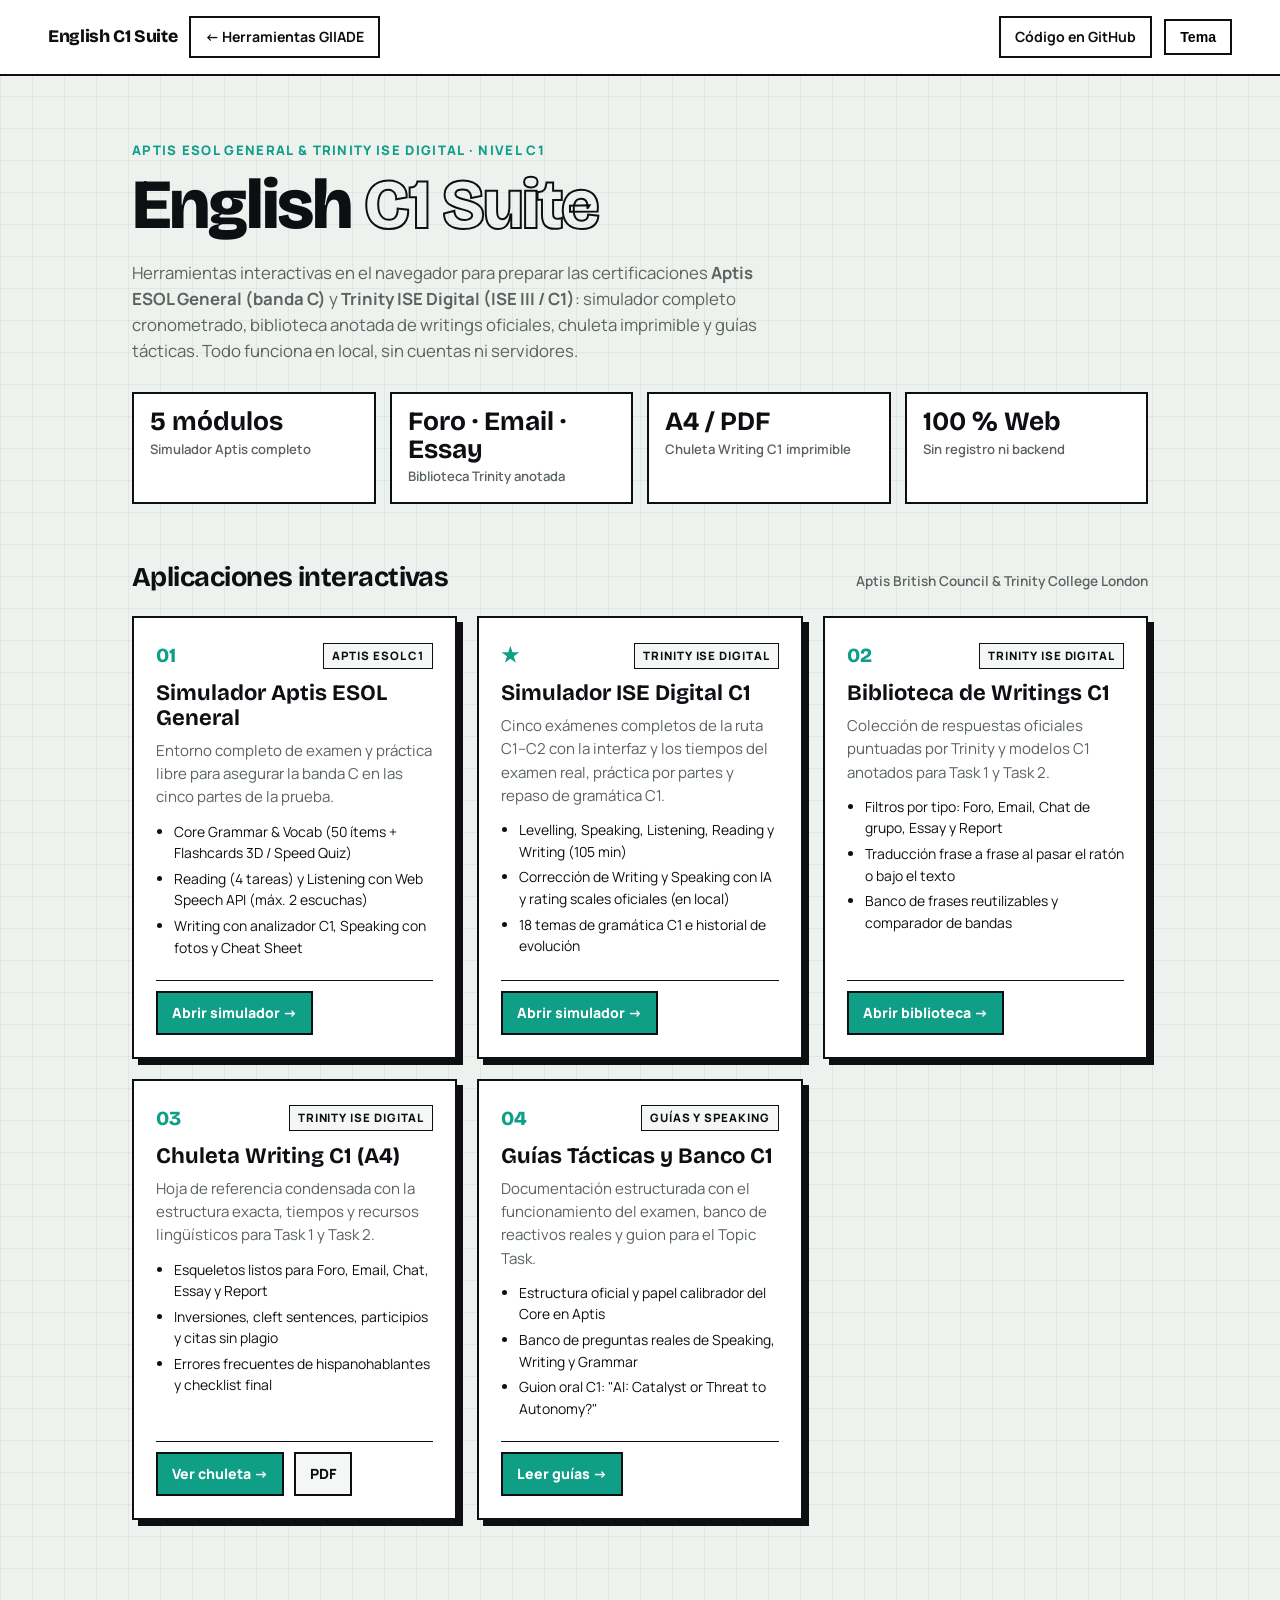
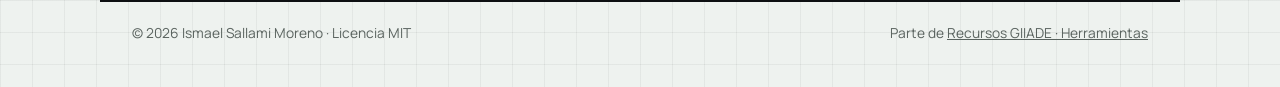
<file: site/index.html>
<!DOCTYPE html>
<html lang="es" data-theme="light">
<head>
  <meta charset="UTF-8">
  <meta name="viewport" content="width=device-width, initial-scale=1.0">
  <title>English C1 Suite · Aptis ESOL &amp; Trinity ISE Digital</title>
  <meta name="description" content="Suite web gratuita para preparar el nivel C1 de inglés (Aptis ESOL General y Trinity ISE Digital): simulador completo, biblioteca anotada de writings, chuleta imprimible y guías.">
  <meta name="author" content="Ismael Sallami Moreno">
  <link rel="preconnect" href="https://fonts.googleapis.com">
  <link rel="preconnect" href="https://fonts.gstatic.com" crossorigin>
  <link rel="stylesheet" href="https://fonts.googleapis.com/css2?family=Bricolage+Grotesque:opsz,wght@12..96,600;12..96,700;12..96,800&family=Manrope:wght@400;500;600;700&display=swap">
  <script>
    // Comparte la preferencia de tema con Recursos GIIADE antes del primer pintado.
    (function () {
      try {
        var saved = localStorage.getItem("course-theme");
        if (saved) document.documentElement.setAttribute("data-theme", saved);
      } catch (e) {}
    })();
  </script>
  <style>
    :root, [data-theme="light"] {
      --bg: #eef2ef;
      --bg-grid: rgba(13, 15, 18, 0.05);
      --surface: #ffffff;
      --surface-2: #f4f7f5;
      --ink: #0d0f12;
      --muted: #5a635f;
      --accent: #0f9e86;
      --accent-2: #4fb31f;
      --accent-ink: #ffffff;
      --shadow-col: #0d0f12;
      color-scheme: light;
    }
    [data-theme="dark"] {
      --bg: #0d0f12;
      --bg-grid: rgba(244, 247, 245, 0.035);
      --surface: #16181c;
      --surface-2: #1b1e23;
      --ink: #f4f7f5;
      --muted: #939b97;
      --accent: #2ee6c5;
      --accent-2: #b8ff3c;
      --accent-ink: #07120f;
      --shadow-col: #b8ff3c;
      color-scheme: dark;
    }
    * { box-sizing: border-box; margin: 0; padding: 0; }
    body {
      font-family: "Manrope", system-ui, -apple-system, sans-serif;
      background-color: var(--bg);
      background-image:
        linear-gradient(to right, var(--bg-grid) 1px, transparent 1px),
        linear-gradient(to bottom, var(--bg-grid) 1px, transparent 1px);
      background-size: 32px 32px;
      color: var(--ink);
      line-height: 1.55;
      min-height: 100vh;
    }
    a { color: inherit; }
    .topbar {
      display: flex;
      flex-wrap: wrap;
      align-items: center;
      justify-content: space-between;
      gap: 12px;
      padding: 16px clamp(16px, 4vw, 48px);
      background: var(--surface);
      border-bottom: 2px solid var(--ink);
    }
    .topbar-left, .topbar-right {
      display: flex;
      align-items: center;
      gap: 12px;
      flex-wrap: wrap;
    }
    .brand {
      font-family: "Bricolage Grotesque", sans-serif;
      font-weight: 800;
      font-size: 1.1rem;
      text-decoration: none;
      letter-spacing: -0.02em;
    }
    .btn {
      display: inline-flex;
      align-items: center;
      gap: 7px;
      padding: 8px 14px;
      border: 2px solid var(--ink);
      background: var(--surface);
      font-weight: 700;
      font-size: 0.88rem;
      text-decoration: none;
      cursor: pointer;
      transition: transform 0.12s ease, box-shadow 0.12s ease;
    }
    .btn:hover {
      transform: translate(-2px, -2px);
      box-shadow: 4px 4px 0 var(--shadow-col);
    }
    .page {
      max-width: 1080px;
      margin: 0 auto;
      padding: clamp(32px, 6vw, 64px) clamp(16px, 4vw, 32px) 80px;
    }
    .kicker {
      font-size: 0.82rem;
      font-weight: 800;
      letter-spacing: 0.1em;
      text-transform: uppercase;
      color: var(--accent);
      margin-bottom: 12px;
    }
    h1 {
      font-family: "Bricolage Grotesque", sans-serif;
      font-size: clamp(2.5rem, 6.5vw, 4.4rem);
      font-weight: 800;
      line-height: 0.96;
      letter-spacing: -0.03em;
    }
    .stroke {
      color: transparent;
      -webkit-text-stroke: 2px var(--ink);
    }
    .lead {
      margin-top: 20px;
      max-width: 64ch;
      font-size: 1.05rem;
      color: var(--muted);
    }
    .stats {
      margin-top: 28px;
      display: grid;
      grid-template-columns: repeat(auto-fit, minmax(170px, 1fr));
      gap: 14px;
    }
    .stat {
      background: var(--surface);
      border: 2px solid var(--ink);
      padding: 14px 16px;
    }
    .stat strong {
      display: block;
      font-family: "Bricolage Grotesque", sans-serif;
      font-size: 1.65rem;
      line-height: 1.05;
    }
    .stat span {
      font-size: 0.82rem;
      color: var(--muted);
      font-weight: 600;
    }
    .section-head {
      margin-top: 52px;
      margin-bottom: 18px;
      display: flex;
      align-items: baseline;
      justify-content: space-between;
      gap: 12px;
      flex-wrap: wrap;
    }
    .section-head h2 {
      font-family: "Bricolage Grotesque", sans-serif;
      font-size: 1.7rem;
      letter-spacing: -0.02em;
    }
    .section-head span {
      font-size: 0.85rem;
      color: var(--muted);
      font-weight: 600;
    }
    .grid {
      display: grid;
      grid-template-columns: repeat(auto-fit, minmax(300px, 1fr));
      gap: 20px;
    }
    .card {
      background: var(--surface);
      border: 2px solid var(--ink);
      box-shadow: 6px 6px 0 var(--shadow-col);
      padding: 22px;
      display: flex;
      flex-direction: column;
      justify-content: space-between;
      gap: 18px;
      transition: transform 0.14s ease, box-shadow 0.14s ease;
    }
    .card:hover {
      transform: translate(-3px, -3px);
      box-shadow: 9px 9px 0 var(--shadow-col);
    }
    .card-top {
      display: flex;
      align-items: center;
      justify-content: space-between;
      gap: 10px;
    }
    .num {
      font-family: "Bricolage Grotesque", sans-serif;
      font-weight: 800;
      font-size: 1.25rem;
      color: var(--accent);
    }
    .tag {
      font-size: 0.72rem;
      font-weight: 800;
      letter-spacing: 0.08em;
      text-transform: uppercase;
      padding: 3px 8px;
      border: 1.5px solid var(--ink);
      background: var(--surface-2);
    }
    .card h3 {
      font-family: "Bricolage Grotesque", sans-serif;
      font-size: 1.38rem;
      line-height: 1.12;
      margin-top: 10px;
    }
    .card p {
      margin-top: 8px;
      font-size: 0.94rem;
      color: var(--muted);
    }
    .bullets {
      margin-top: 12px;
      padding-left: 18px;
      font-size: 0.87rem;
      color: var(--ink);
    }
    .bullets li { margin: 4px 0; }
    .card-actions {
      display: flex;
      flex-wrap: wrap;
      gap: 10px;
      padding-top: 10px;
      border-top: 1.5px solid var(--ink);
    }
    .cta {
      display: inline-flex;
      align-items: center;
      gap: 6px;
      padding: 9px 14px;
      border: 2px solid var(--ink);
      background: var(--accent);
      color: var(--accent-ink);
      font-weight: 800;
      font-size: 0.88rem;
      text-decoration: none;
    }
    .cta.secondary {
      background: var(--surface-2);
      color: var(--ink);
    }
    footer {
      max-width: 1080px;
      margin: 0 auto;
      padding: 20px clamp(16px, 4vw, 32px) 44px;
      border-top: 2px solid var(--ink);
      display: flex;
      flex-wrap: wrap;
      justify-content: space-between;
      gap: 12px;
      font-size: 0.86rem;
      color: var(--muted);
    }
  </style>
</head>
<body>
  <header class="topbar">
    <div class="topbar-left">
      <a class="brand" href="./">English C1 Suite</a>
      <a class="btn" href="https://elblogdeismael.github.io/tools/" target="_blank" rel="noopener">← Herramientas GIIADE</a>
    </div>
    <div class="topbar-right">
      <a class="btn" href="https://github.com/Ismael-Sallami/english-c1-suite" target="_blank" rel="noopener">Código en GitHub</a>
      <button class="btn" type="button" id="themeToggle">Tema</button>
    </div>
  </header>

  <main class="page">
    <p class="kicker">Aptis ESOL General &amp; Trinity ISE Digital · Nivel C1</p>
    <h1>English <span class="stroke">C1 Suite</span></h1>
    <p class="lead">
      Herramientas interactivas en el navegador para preparar las certificaciones <strong>Aptis ESOL General (banda C)</strong> y <strong>Trinity ISE Digital (ISE III / C1)</strong>: simulador completo cronometrado, biblioteca anotada de writings oficiales, chuleta imprimible y guías tácticas. Todo funciona en local, sin cuentas ni servidores.
    </p>

    <section class="stats" aria-label="Resumen de contenidos">
      <div class="stat">
        <strong>5 módulos</strong>
        <span>Simulador Aptis completo</span>
      </div>
      <div class="stat">
        <strong>Foro · Email · Essay</strong>
        <span>Biblioteca Trinity anotada</span>
      </div>
      <div class="stat">
        <strong>A4 / PDF</strong>
        <span>Chuleta Writing C1 imprimible</span>
      </div>
      <div class="stat">
        <strong>100 % Web</strong>
        <span>Sin registro ni backend</span>
      </div>
    </section>

    <div class="section-head">
      <h2>Aplicaciones interactivas</h2>
      <span>Aptis British Council &amp; Trinity College London</span>
    </div>

    <section class="grid">
      <article class="card">
        <div>
          <div class="card-top">
            <span class="num">01</span>
            <span class="tag">Aptis ESOL C1</span>
          </div>
          <h3>Simulador Aptis ESOL General</h3>
          <p>Entorno completo de examen y práctica libre para asegurar la banda C en las cinco partes de la prueba.</p>
          <ul class="bullets">
            <li>Core Grammar &amp; Vocab (50 ítems + Flashcards 3D / Speed Quiz)</li>
            <li>Reading (4 tareas) y Listening con Web Speech API (máx. 2 escuchas)</li>
            <li>Writing con analizador C1, Speaking con fotos y Cheat Sheet</li>
          </ul>
        </div>
        <div class="card-actions">
          <a class="cta" href="./aptis/">Abrir simulador →</a>
        </div>
      </article>

      <article class="card">
        <div>
          <div class="card-top">
            <span class="num">★</span>
            <span class="tag">Trinity ISE Digital</span>
          </div>
          <h3>Simulador ISE Digital C1</h3>
          <p>Cinco exámenes completos de la ruta C1–C2 con la interfaz y los tiempos del examen real, práctica por partes y repaso de gramática C1.</p>
          <ul class="bullets">
            <li>Levelling, Speaking, Listening, Reading y Writing (105 min)</li>
            <li>Corrección de Writing y Speaking con IA y rating scales oficiales (en local)</li>
            <li>18 temas de gramática C1 e historial de evolución</li>
          </ul>
        </div>
        <div class="card-actions">
          <a class="cta" href="./ise-digital/">Abrir simulador →</a>
        </div>
      </article>

      <article class="card">
        <div>
          <div class="card-top">
            <span class="num">02</span>
            <span class="tag">Trinity ISE Digital</span>
          </div>
          <h3>Biblioteca de Writings C1</h3>
          <p>Colección de respuestas oficiales puntuadas por Trinity y modelos C1 anotados para Task 1 y Task 2.</p>
          <ul class="bullets">
            <li>Filtros por tipo: Foro, Email, Chat de grupo, Essay y Report</li>
            <li>Traducción frase a frase al pasar el ratón o bajo el texto</li>
            <li>Banco de frases reutilizables y comparador de bandas</li>
          </ul>
        </div>
        <div class="card-actions">
          <a class="cta" href="./writing-library/">Abrir biblioteca →</a>
        </div>
      </article>

      <article class="card">
        <div>
          <div class="card-top">
            <span class="num">03</span>
            <span class="tag">Trinity ISE Digital</span>
          </div>
          <h3>Chuleta Writing C1 (A4)</h3>
          <p>Hoja de referencia condensada con la estructura exacta, tiempos y recursos lingüísticos para Task 1 y Task 2.</p>
          <ul class="bullets">
            <li>Esqueletos listos para Foro, Email, Chat, Essay y Report</li>
            <li>Inversiones, cleft sentences, participios y citas sin plagio</li>
            <li>Errores frecuentes de hispanohablantes y checklist final</li>
          </ul>
        </div>
        <div class="card-actions">
          <a class="cta" href="./writing-cheatsheet/">Ver chuleta →</a>
          <a class="cta secondary" href="./writing-cheatsheet/Writing_ISE_Digital_C1.pdf" download>PDF</a>
        </div>
      </article>

      <article class="card">
        <div>
          <div class="card-top">
            <span class="num">04</span>
            <span class="tag">Guías y Speaking</span>
          </div>
          <h3>Guías Tácticas y Banco C1</h3>
          <p>Documentación estructurada con el funcionamiento del examen, banco de reactivos reales y guion para el Topic Task.</p>
          <ul class="bullets">
            <li>Estructura oficial y papel calibrador del Core en Aptis</li>
            <li>Banco de preguntas reales de Speaking, Writing y Grammar</li>
            <li>Guion oral C1: "AI: Catalyst or Threat to Autonomy?"</li>
          </ul>
        </div>
        <div class="card-actions">
          <a class="cta" href="./guides/">Leer guías →</a>
        </div>
      </article>
    </section>
  </main>

  <footer>
    <span>© 2026 Ismael Sallami Moreno · Licencia MIT</span>
    <span>Parte de <a href="https://elblogdeismael.github.io/tools/" target="_blank" rel="noopener">Recursos GIIADE · Herramientas</a></span>
  </footer>

  <script>
    document.getElementById("themeToggle").addEventListener("click", function () {
      var root = document.documentElement;
      var next = root.getAttribute("data-theme") === "dark" ? "light" : "dark";
      root.setAttribute("data-theme", next);
      try { localStorage.setItem("course-theme", next); } catch (e) {}
    });
  </script>
</body>
</html>
</file>
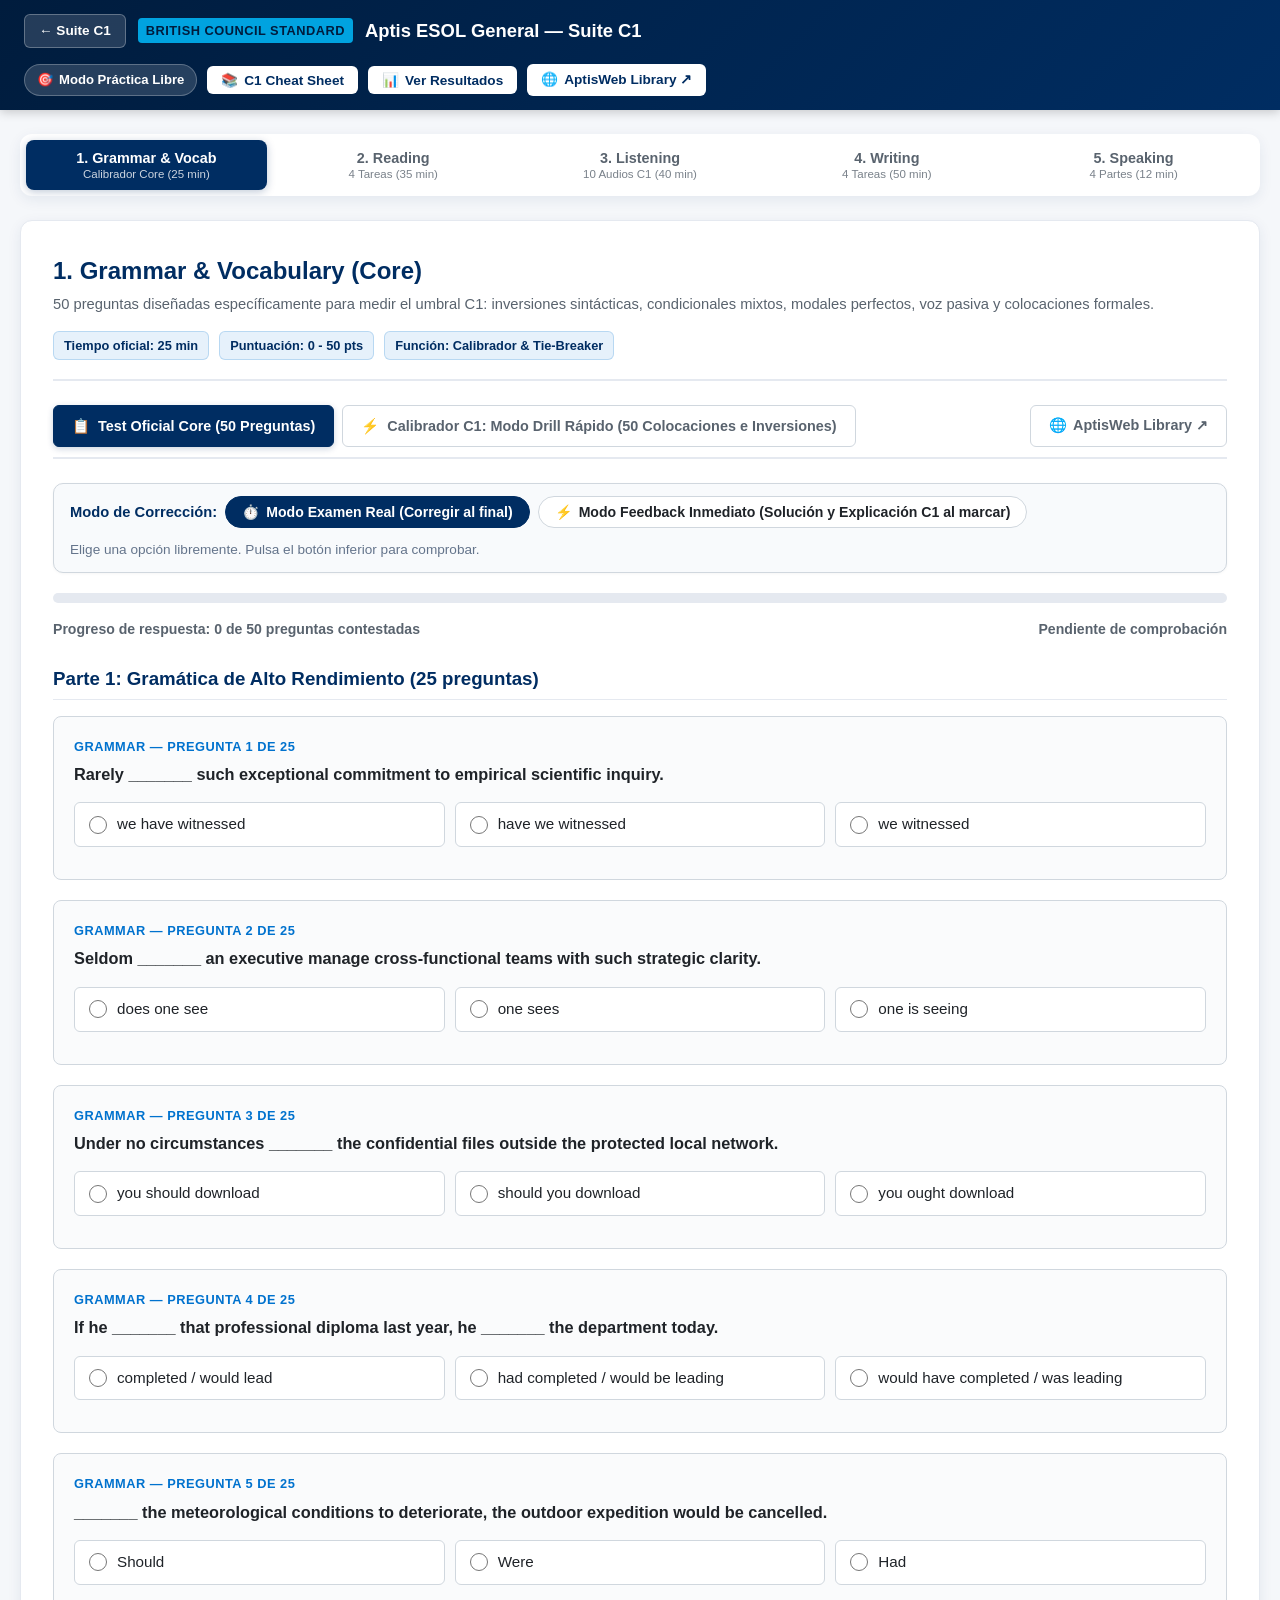
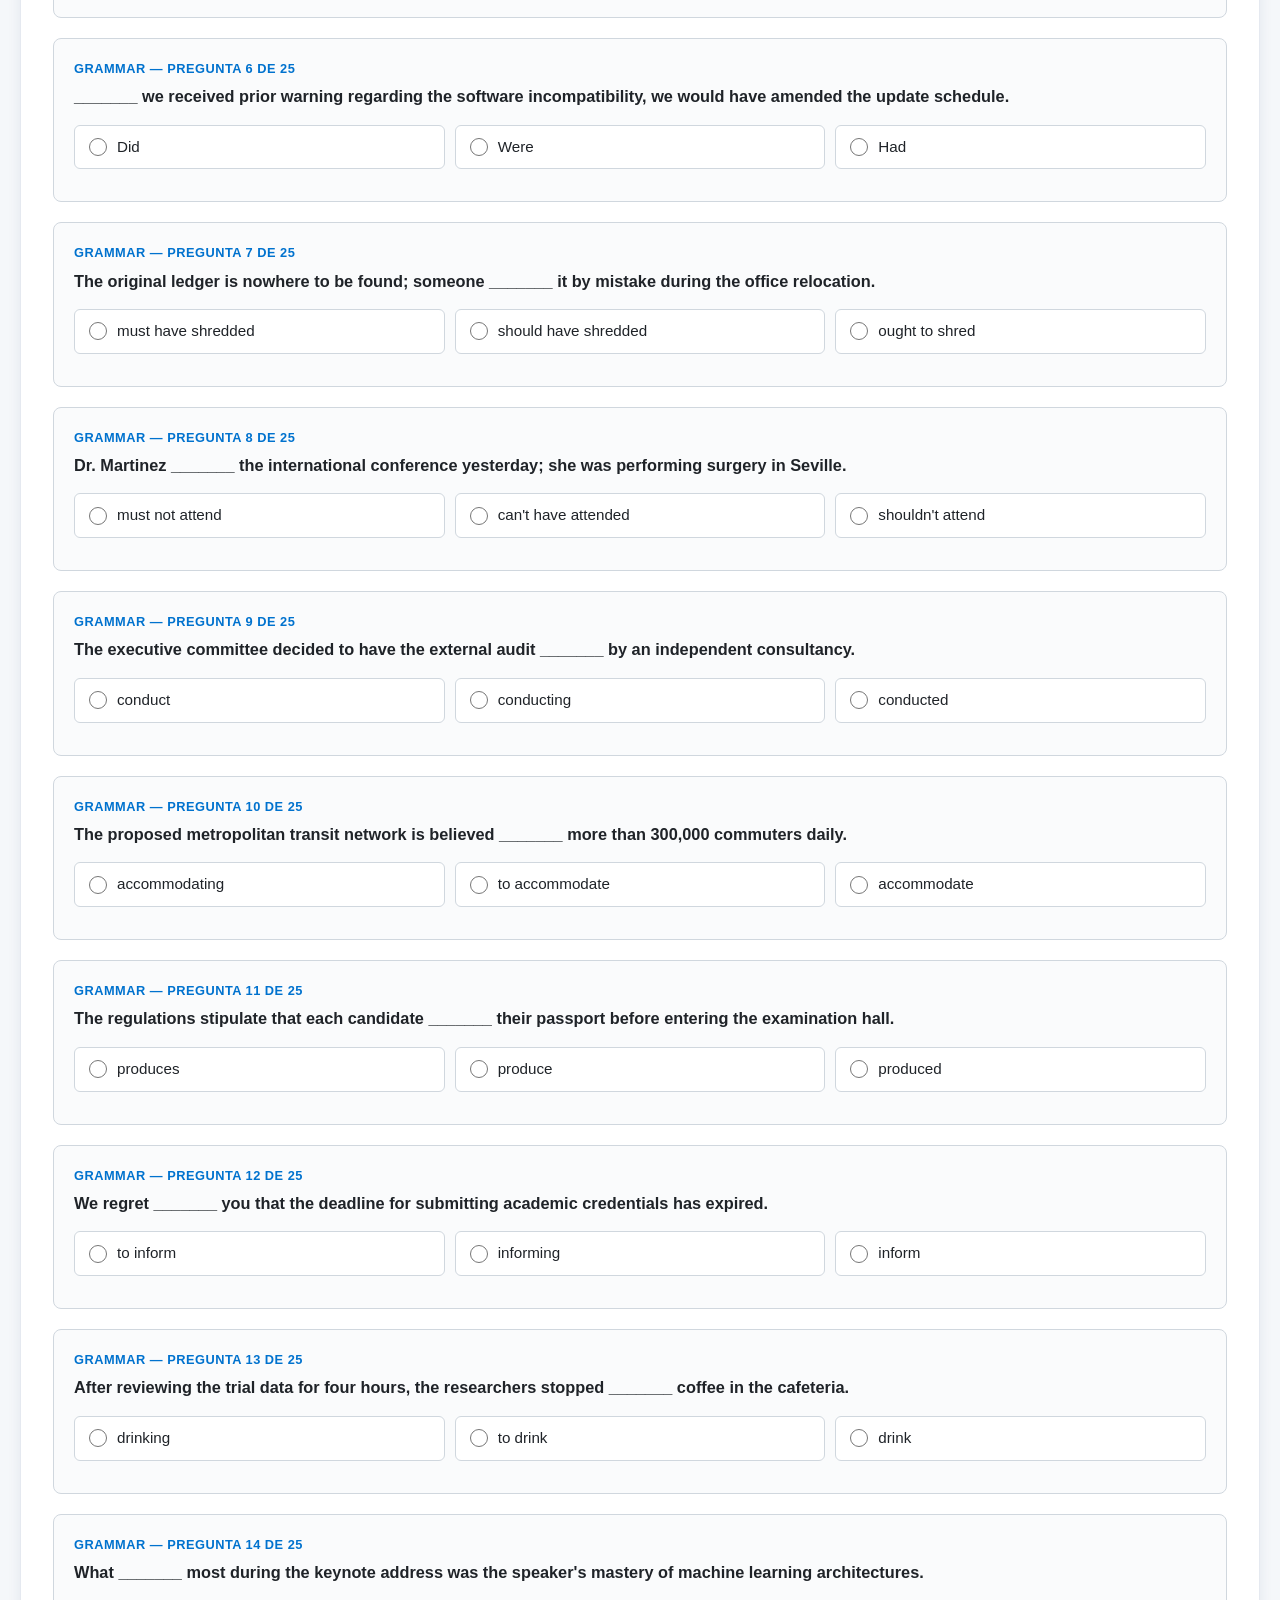
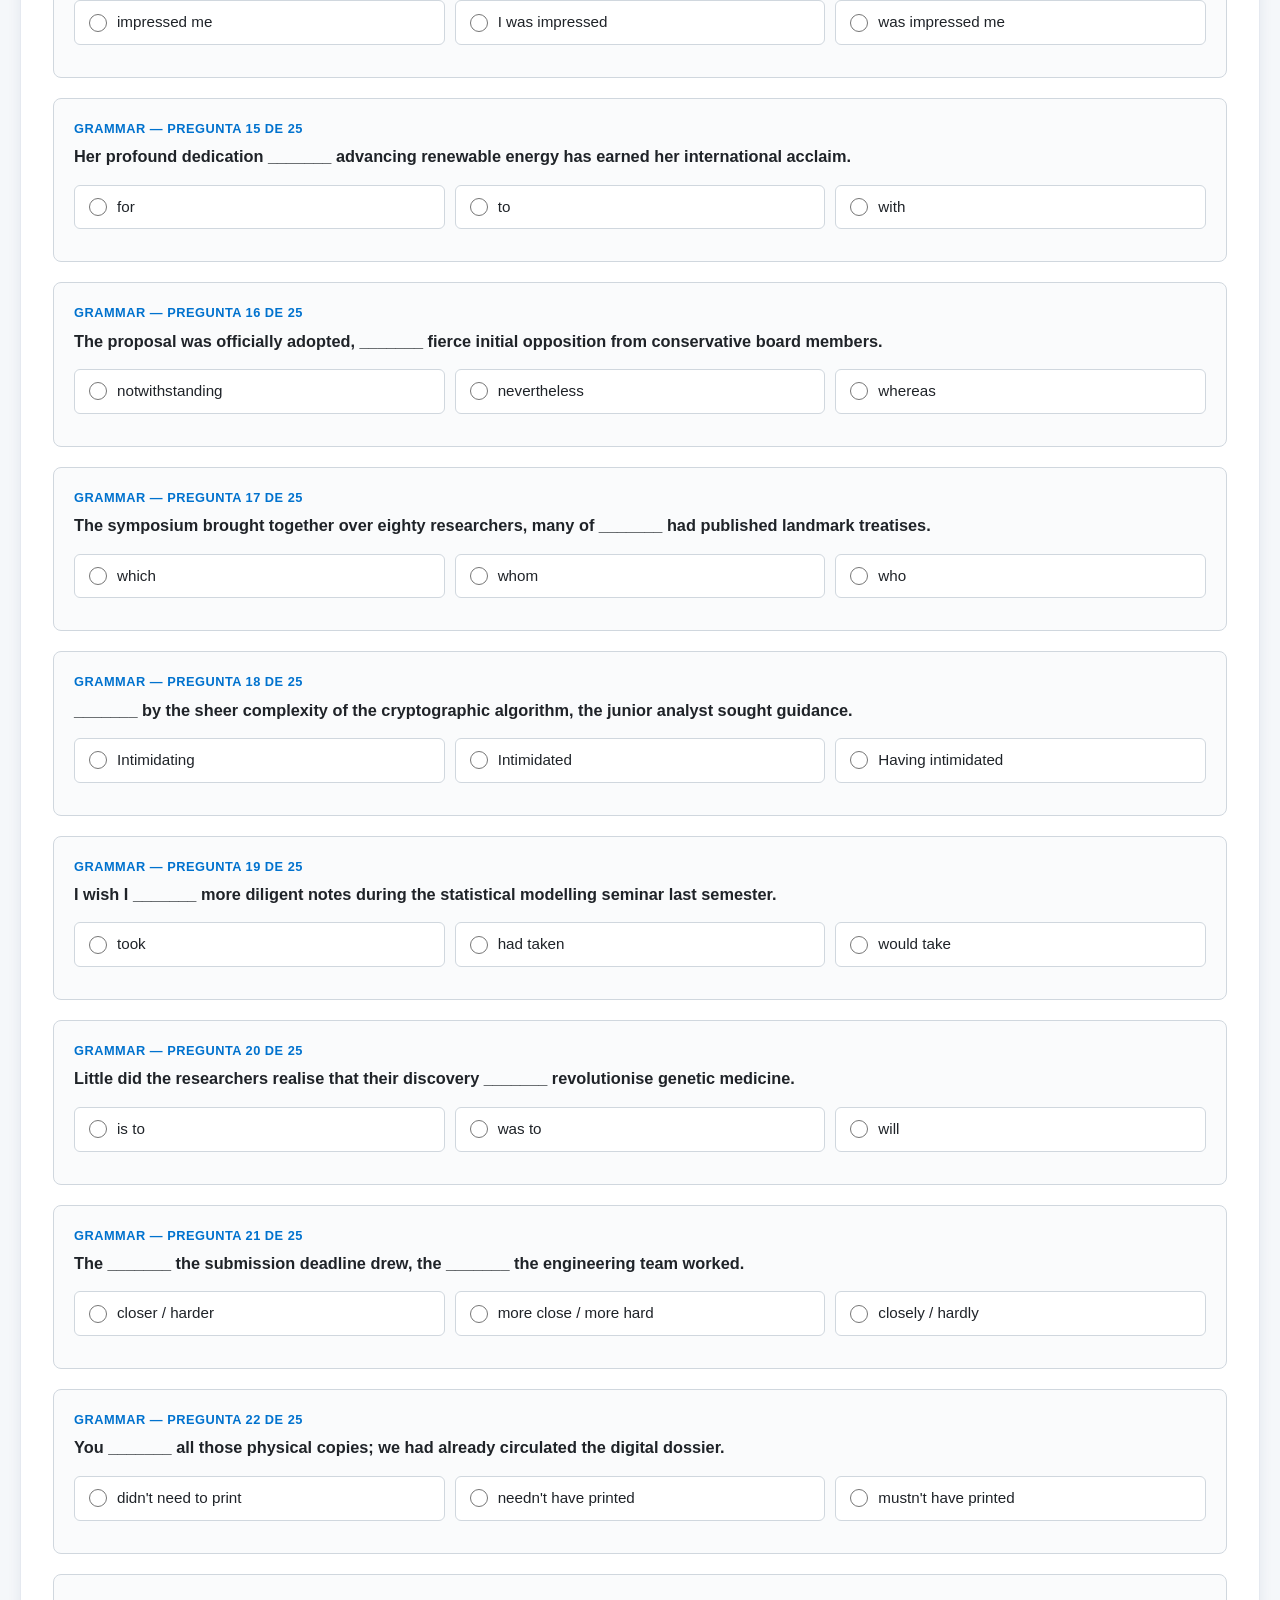
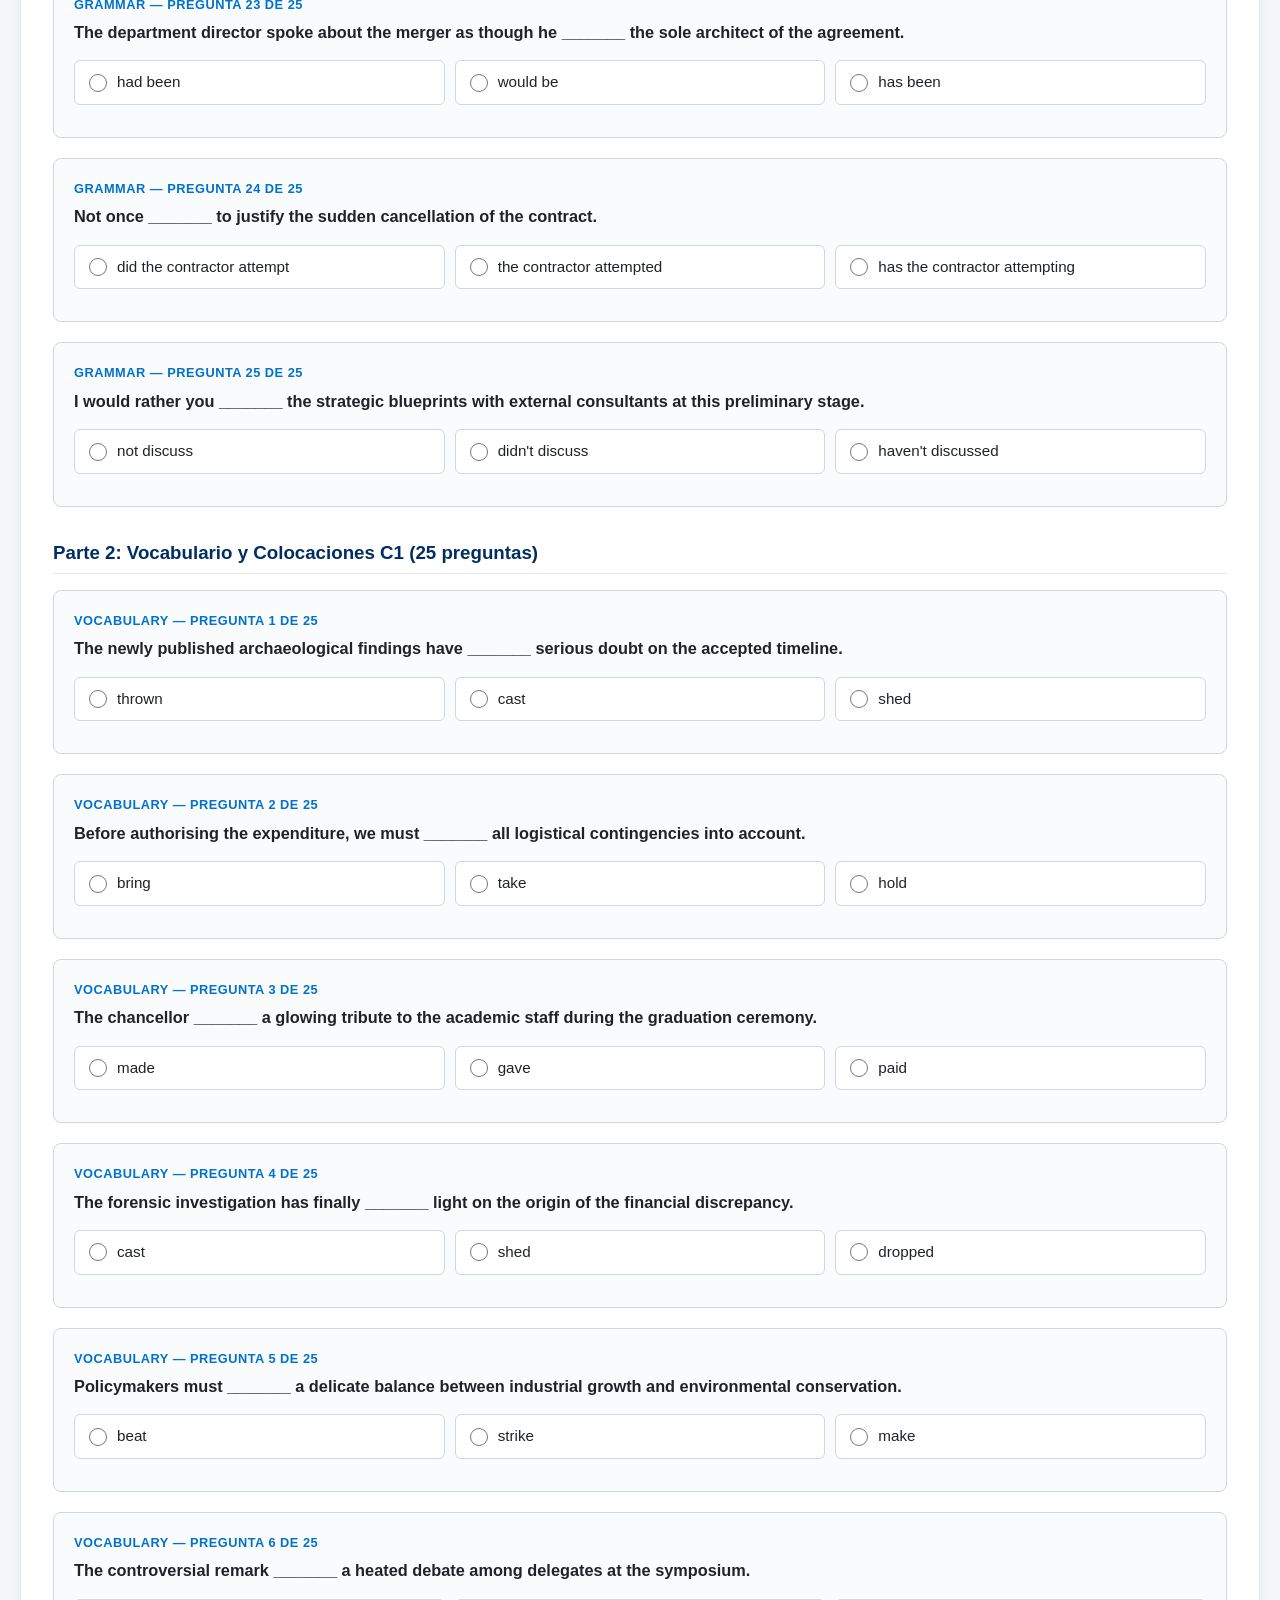
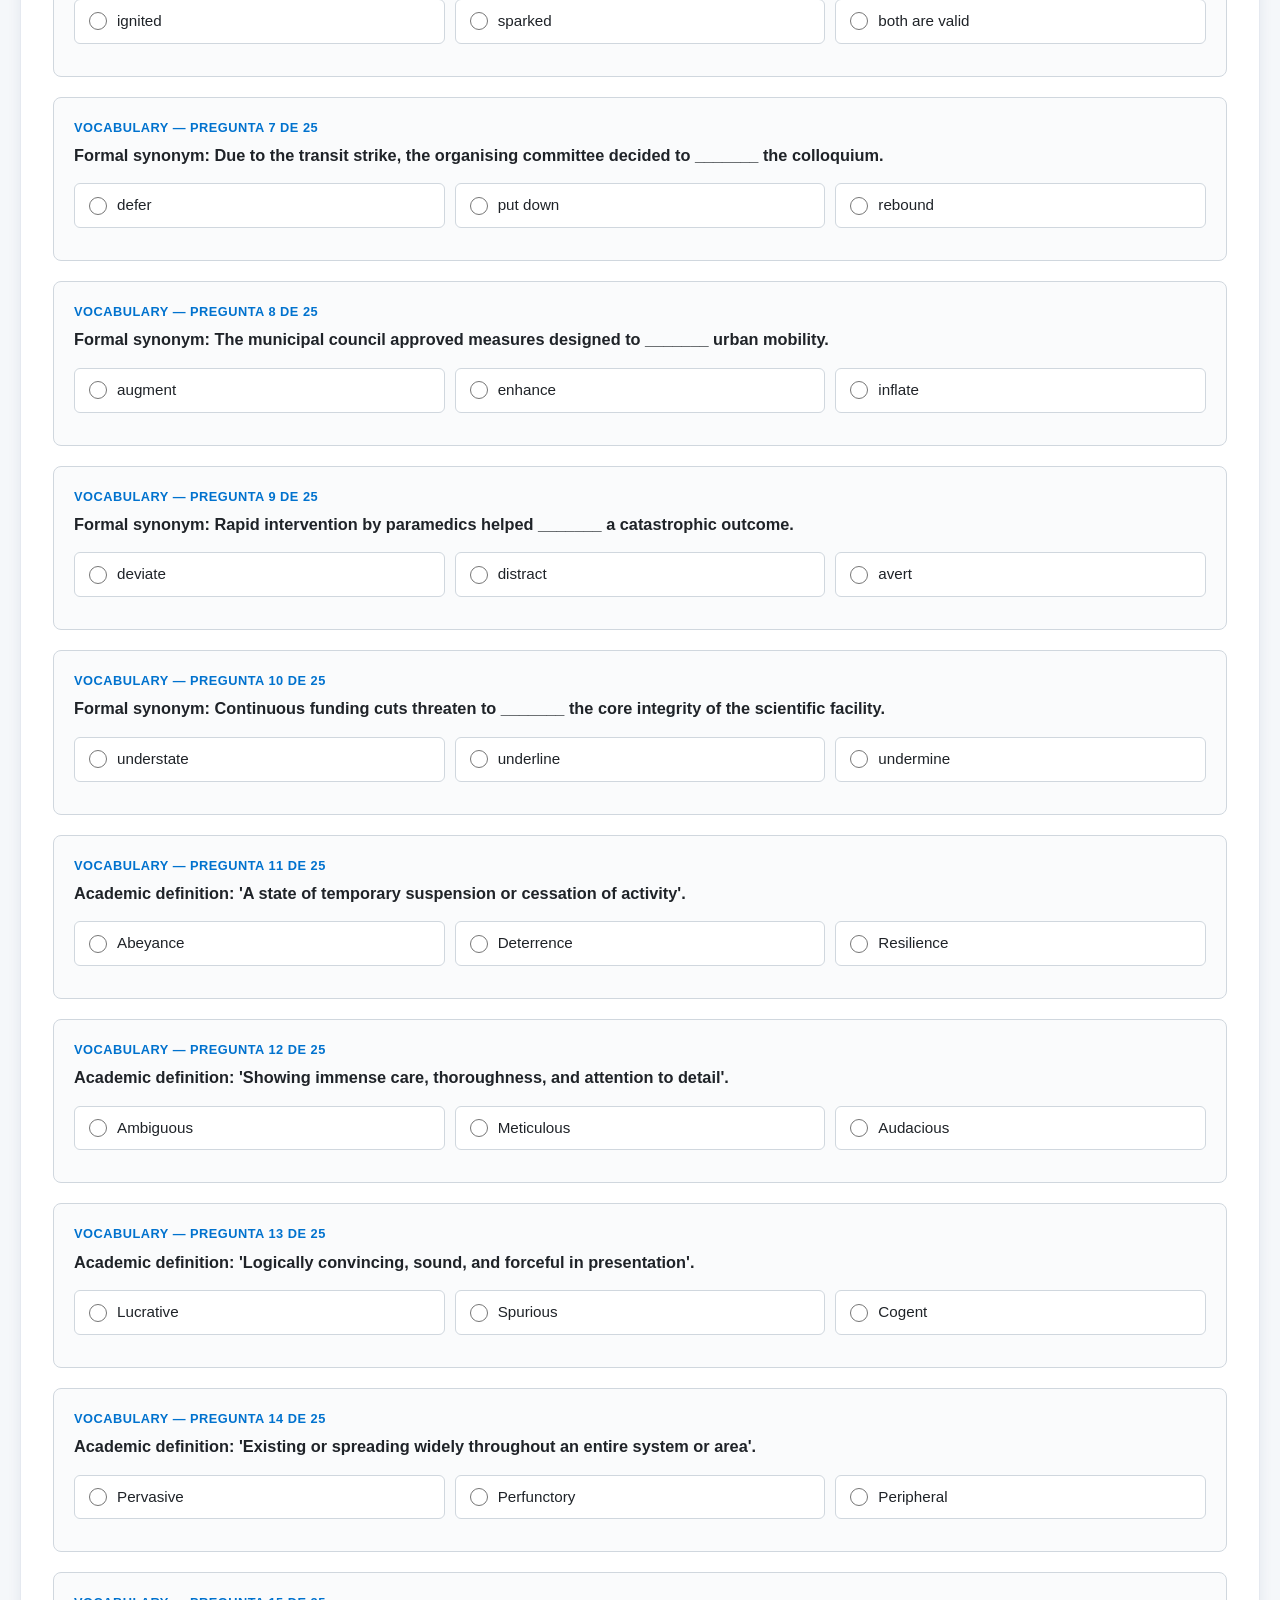
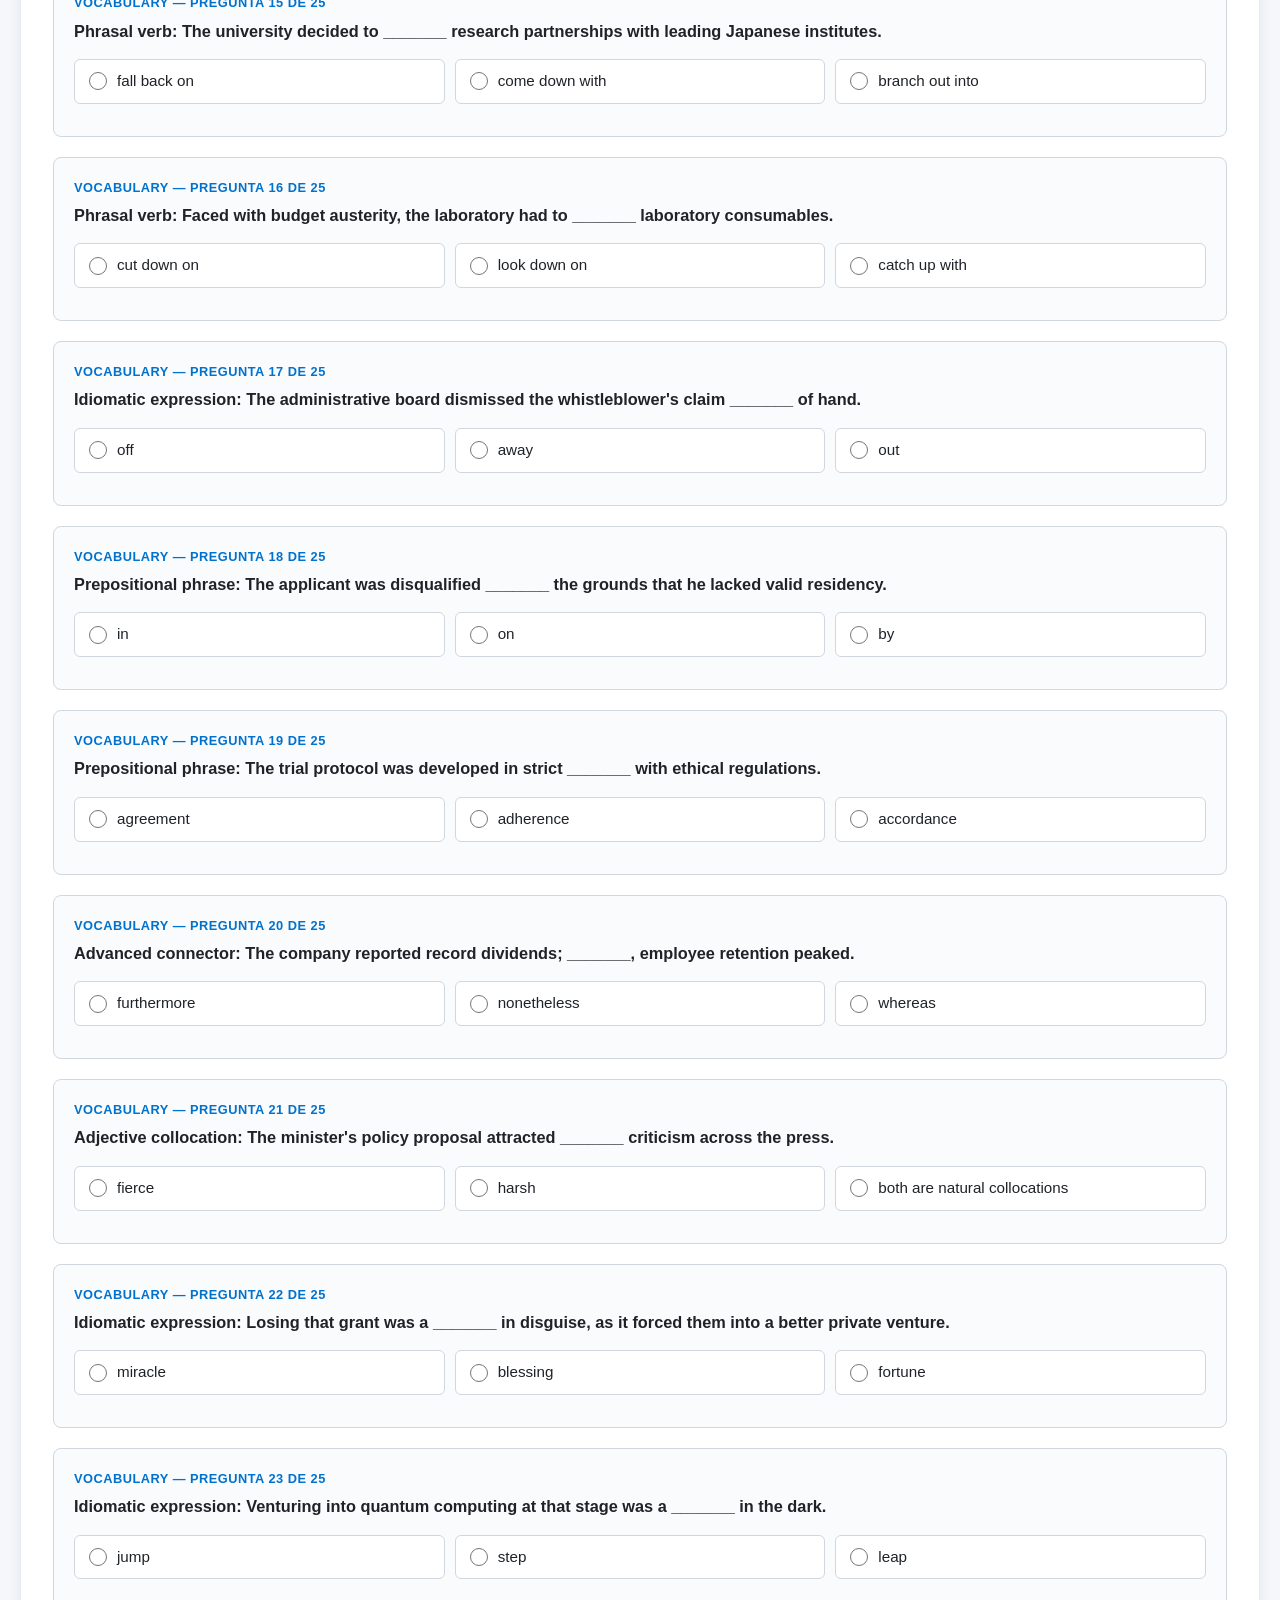
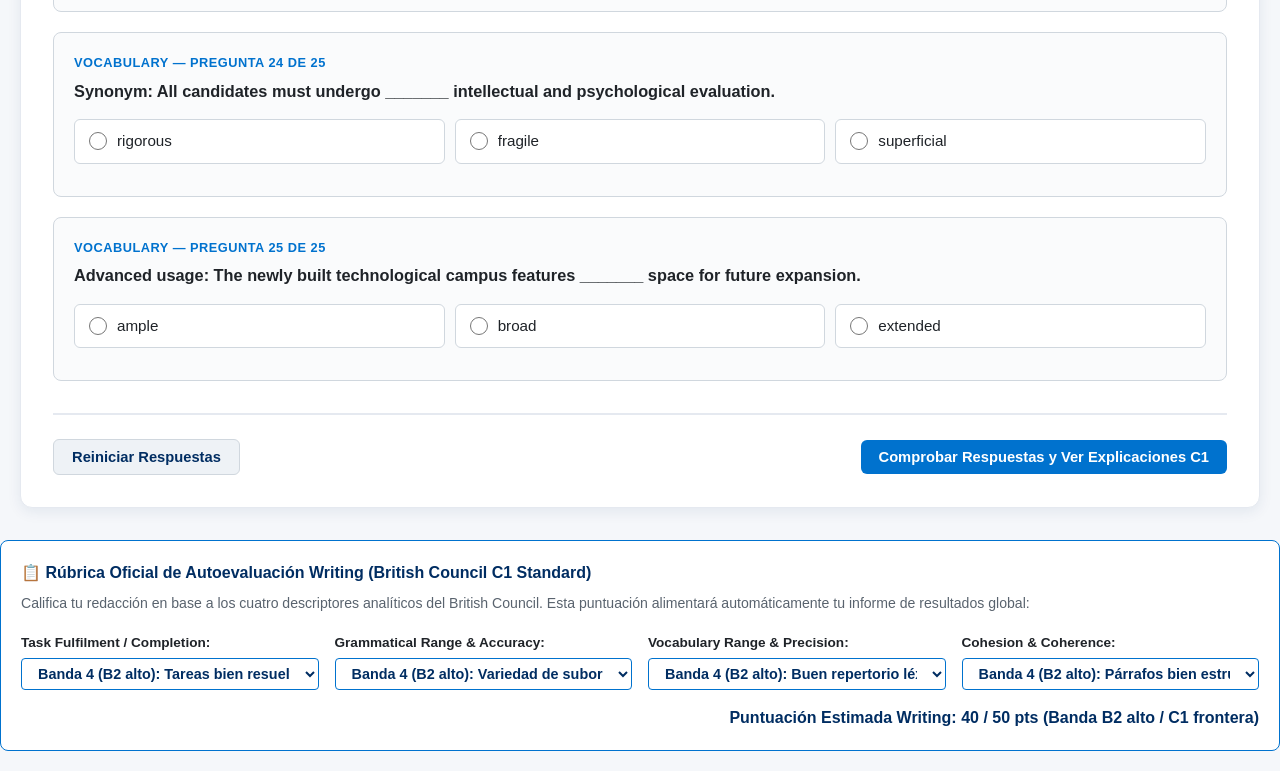
<file: site/aptis/index.html>
<!DOCTYPE html>
<html lang="es">
<head>
  <meta charset="UTF-8">
  <meta name="viewport" content="width=device-width, initial-scale=1.0">
  <title>Aptis ESOL General: Simulador y Entrenador C1 British Council</title>
  <style>
    :root {
      --bc-navy: #002d62;
      --bc-navy-dark: #001c3d;
      --bc-blue: #0072ce;
      --bc-blue-light: #e6f1fb;
      --bc-accent: #00a3e0;
      --success: #107e3e;
      --success-light: #eaf6ee;
      --warning: #b76e00;
      --warning-light: #fef7ec;
      --danger: #d9381e;
      --danger-light: #fbeae8;
      --surface: #ffffff;
      --bg: #f5f7fa;
      --border: #d0d7de;
      --border-light: #e5e9f0;
      --text: #1f2328;
      --text-muted: #59636e;
      --font: -apple-system, BlinkMacSystemFont, "Segoe UI", Roboto, Helvetica, Arial, sans-serif;
      --radius: 8px;
      --radius-lg: 12px;
      --shadow: 0 4px 14px rgba(0, 45, 98, 0.08);
      --shadow-lg: 0 10px 25px rgba(0, 45, 98, 0.12);
    }

    * { box-sizing: border-box; margin: 0; padding: 0; }
    body {
      font-family: var(--font);
      background-color: var(--bg);
      color: var(--text);
      line-height: 1.5;
      -webkit-font-smoothing: antialiased;
    }

    /* Top Navigation Header */
    header.app-header {
      background: linear-gradient(135deg, var(--bc-navy-dark) 0%, var(--bc-navy) 100%);
      color: #ffffff;
      padding: 0.85rem 1.5rem;
      position: sticky;
      top: 0;
      z-index: 1000;
      box-shadow: 0 2px 10px rgba(0,0,0,0.2);
      display: flex;
      justify-content: space-between;
      align-items: center;
      flex-wrap: wrap;
      gap: 1rem;
    }

    .brand-section {
      display: flex;
      align-items: center;
      gap: 12px;
    }

    .brand-badge {
      background: var(--bc-accent);
      color: #001c3d;
      font-weight: 800;
      font-size: 0.8rem;
      padding: 3px 8px;
      border-radius: 4px;
      text-transform: uppercase;
      letter-spacing: 0.5px;
    }

    .brand-title {
      font-size: 1.15rem;
      font-weight: 700;
      color: #ffffff;
    }

    .header-controls {
      display: flex;
      align-items: center;
      gap: 10px;
      flex-wrap: wrap;
    }

    .mode-badge {
      padding: 5px 12px;
      border-radius: 20px;
      font-size: 0.82rem;
      font-weight: 600;
      display: flex;
      align-items: center;
      gap: 6px;
      cursor: pointer;
      transition: all 0.2s ease;
      background: rgba(255, 255, 255, 0.15);
      color: #fff;
      border: 1px solid rgba(255, 255, 255, 0.25);
    }

    .mode-badge.exam-active {
      background: #e63946;
      border-color: #ff6b6b;
      color: #ffffff;
      animation: pulse-border 2s infinite;
    }

    @keyframes pulse-border {
      0%, 100% { box-shadow: 0 0 0 0 rgba(230, 57, 70, 0.5); }
      50% { box-shadow: 0 0 0 6px rgba(230, 57, 70, 0); }
    }

    .timer-display {
      background: rgba(0, 0, 0, 0.35);
      border: 1px solid rgba(255, 255, 255, 0.2);
      padding: 5px 10px;
      border-radius: 6px;
      font-family: monospace;
      font-size: 0.95rem;
      font-weight: 700;
      color: #79ffe1;
      display: flex;
      align-items: center;
      gap: 8px;
    }

    .timer-control-btn {
      background: transparent;
      border: none;
      color: #ffffff;
      cursor: pointer;
      font-size: 0.85rem;
      display: inline-flex;
      align-items: center;
      padding: 2px 4px;
      border-radius: 4px;
      transition: background 0.15s;
    }
    .timer-control-btn:hover { background: rgba(255, 255, 255, 0.2); }

    .header-btn {
      background: #ffffff;
      color: var(--bc-navy);
      border: none;
      padding: 6px 14px;
      border-radius: 6px;
      font-weight: 600;
      font-size: 0.85rem;
      cursor: pointer;
      transition: background 0.2s, transform 0.1s;
      display: inline-flex;
      align-items: center;
      gap: 6px;
    }
    .header-btn:hover { background: #e6f1fb; }
    .header-btn:active { transform: scale(0.97); }

    /* Main Container & Layout */
    .app-container {
      max-width: 1300px;
      margin: 1.5rem auto;
      padding: 0 1.25rem;
    }

    /* Navigation Tabs */
    .nav-tabs {
      display: flex;
      background: #ffffff;
      border-radius: var(--radius-lg);
      padding: 6px;
      box-shadow: var(--shadow);
      margin-bottom: 1.5rem;
      overflow-x: auto;
      gap: 6px;
    }

    .tab-btn {
      flex: 1;
      min-width: 140px;
      padding: 10px 14px;
      border: none;
      background: transparent;
      color: var(--text-muted);
      font-weight: 600;
      font-size: 0.9rem;
      border-radius: var(--radius);
      cursor: pointer;
      transition: all 0.2s;
      display: flex;
      flex-direction: column;
      align-items: center;
      gap: 2px;
    }
    .tab-btn .tab-sub {
      font-size: 0.72rem;
      font-weight: 500;
      opacity: 0.8;
    }
    .tab-btn:hover {
      background: var(--bc-blue-light);
      color: var(--bc-navy);
    }
    .tab-btn.active {
      background: var(--bc-navy);
      color: #ffffff;
      box-shadow: 0 2px 8px rgba(0, 45, 98, 0.25);
    }

    /* Content Card */
    .module-card {
      background: var(--surface);
      border-radius: var(--radius-lg);
      padding: 2rem;
      box-shadow: var(--shadow);
      margin-bottom: 2rem;
      border: 1px solid var(--border-light);
    }

    .module-header {
      border-bottom: 2px solid var(--border-light);
      padding-bottom: 1.2rem;
      margin-bottom: 1.5rem;
      display: flex;
      justify-content: space-between;
      align-items: flex-start;
      flex-wrap: wrap;
      gap: 1rem;
    }

    .module-title h2 {
      color: var(--bc-navy);
      font-size: 1.5rem;
      display: flex;
      align-items: center;
      gap: 10px;
    }

    .module-title p {
      color: var(--text-muted);
      font-size: 0.92rem;
      margin-top: 4px;
    }

    .module-meta {
      display: flex;
      gap: 10px;
      align-items: center;
      flex-wrap: wrap;
    }

    .meta-tag {
      background: var(--bc-blue-light);
      color: var(--bc-navy);
      padding: 4px 10px;
      border-radius: 6px;
      font-size: 0.8rem;
      font-weight: 600;
      border: 1px solid rgba(0, 114, 206, 0.2);
    }

    /* Progress Indicators */
    .progress-bar-container {
      width: 100%;
      height: 10px;
      background: var(--border-light);
      border-radius: 5px;
      overflow: hidden;
      margin-bottom: 1rem;
    }
    .progress-bar-fill {
      height: 100%;
      background: linear-gradient(90deg, var(--bc-blue), var(--bc-accent));
      width: 0%;
      transition: width 0.3s ease;
    }

    .progress-status-bar {
      display: flex;
      justify-content: space-between;
      align-items: center;
      margin-bottom: 1.5rem;
      font-size: 0.88rem;
      color: var(--text-muted);
      font-weight: 600;
    }

    /* Common Question Elements */
    .question-box {
      background: #fafbfc;
      border: 1px solid var(--border);
      border-radius: var(--radius);
      padding: 1.25rem;
      margin-bottom: 1.25rem;
      transition: border-color 0.2s, background-color 0.2s;
    }
    .question-box.correct {
      border-color: var(--success);
      background: var(--success-light);
    }
    .question-box.incorrect {
      border-color: var(--danger);
      background: var(--danger-light);
    }

    .question-number {
      font-size: 0.8rem;
      font-weight: 700;
      text-transform: uppercase;
      letter-spacing: 0.5px;
      color: var(--bc-blue);
      margin-bottom: 6px;
    }

    .question-prompt {
      font-size: 1.02rem;
      font-weight: 600;
      color: var(--text);
      margin-bottom: 1rem;
    }

    .options-grid {
      display: grid;
      grid-template-columns: repeat(auto-fit, minmax(240px, 1fr));
      gap: 10px;
      margin-bottom: 0.75rem;
    }

    .option-label {
      display: flex;
      align-items: center;
      gap: 10px;
      background: #ffffff;
      border: 1px solid var(--border);
      padding: 10px 14px;
      border-radius: 6px;
      cursor: pointer;
      transition: all 0.15s ease;
      font-size: 0.95rem;
    }
    .option-label:hover {
      border-color: var(--bc-blue);
      background: var(--bc-blue-light);
    }
    .option-label input[type="radio"] {
      accent-color: var(--bc-blue);
      width: 18px;
      height: 18px;
      cursor: pointer;
    }
    .option-label.opt-correct {
      border-color: #059669 !important;
      background-color: #ecfdf5 !important;
      color: #065f46 !important;
      font-weight: 600;
    }
    .option-label.opt-incorrect {
      border-color: #dc2626 !important;
      background-color: #fef2f2 !important;
      color: #991b1b !important;
    }
    .opt-feedback-badge {
      margin-left: auto;
      font-size: 0.8rem;
      font-weight: 700;
      padding: 2px 8px;
      border-radius: 12px;
      display: inline-flex;
      align-items: center;
      gap: 4px;
    }
    .opt-feedback-badge.correct {
      background: #d1fae5;
      color: #065f46;
      border: 1px solid #a7f3d0;
    }
    .opt-feedback-badge.incorrect {
      background: #fee2e2;
      color: #991b1b;
      border: 1px solid #fecaca;
    }
    .feedback-mode-bar {
      display: flex;
      justify-content: space-between;
      align-items: center;
      background: #f8fafc;
      border: 1.5px solid var(--border);
      border-radius: 10px;
      padding: 12px 16px;
      margin-bottom: 1.25rem;
      flex-wrap: wrap;
      gap: 12px;
      box-shadow: 0 1px 3px rgba(0,0,0,0.04);
    }
    .feedback-mode-btn {
      padding: 7px 16px;
      border-radius: 20px;
      border: 1.5px solid var(--border);
      background: #ffffff;
      color: var(--text-dark);
      font-weight: 600;
      font-size: 0.88rem;
      cursor: pointer;
      transition: all 0.2s ease;
      display: inline-flex;
      align-items: center;
      gap: 6px;
    }
    .feedback-mode-btn:hover {
      border-color: var(--bc-blue);
      background: var(--bc-blue-light);
    }
    .feedback-mode-btn.active {
      background: var(--bc-navy);
      color: #ffffff;
      border-color: var(--bc-navy);
    }
    .feedback-mode-btn.instant-active {
      background: #059669 !important;
      color: #ffffff !important;
      border-color: #059669 !important;
      box-shadow: 0 2px 6px rgba(5, 150, 105, 0.3);
    }

    .explanation-card {
      margin-top: 10px;
      padding: 12px 14px;
      border-radius: 6px;
      background: #ffffff;
      border-left: 4px solid var(--bc-navy);
      font-size: 0.88rem;
      line-height: 1.5;
      display: none;
    }
    .explanation-card.show {
      display: block;
    }
    .explanation-card strong {
      color: var(--bc-navy);
    }
    .c1-tip {
      display: inline-block;
      margin-top: 6px;
      font-size: 0.82rem;
      color: var(--warning);
      font-weight: 600;
    }

    /* Question Filters */
    .filter-pills {
      display: flex;
      gap: 8px;
      margin-bottom: 1.5rem;
      flex-wrap: wrap;
    }
    .filter-pill {
      padding: 5px 12px;
      border-radius: 20px;
      font-size: 0.82rem;
      font-weight: 600;
      background: #eef2f6;
      border: 1px solid var(--border);
      color: var(--text-muted);
      cursor: pointer;
      transition: all 0.2s;
    }
    .filter-pill.active {
      background: var(--bc-navy);
      color: #ffffff;
      border-color: var(--bc-navy);
    }

    /* Buttons */
    .btn {
      padding: 9px 18px;
      border-radius: 6px;
      font-weight: 600;
      font-size: 0.92rem;
      cursor: pointer;
      border: none;
      transition: all 0.2s ease;
      display: inline-flex;
      align-items: center;
      gap: 8px;
    }
    .btn-primary {
      background: var(--bc-blue);
      color: #ffffff;
    }
    .btn-primary:hover {
      background: #005eb8;
    }
    .btn-secondary {
      background: #eef2f6;
      color: var(--bc-navy);
      border: 1px solid var(--border);
    }
    .btn-secondary:hover {
      background: #e2e8f0;
    }
    .btn-success {
      background: var(--success);
      color: #ffffff;
    }
    .btn-success:hover {
      background: #0d6331;
    }
    .btn-sm {
      padding: 5px 12px;
      font-size: 0.82rem;
    }

    /* Reading Task Styles */
    .reading-passage {
      background: #f8fafc;
      border: 1px solid var(--border);
      border-radius: var(--radius);
      padding: 1.5rem;
      font-size: 1rem;
      line-height: 1.7;
      margin-bottom: 1.5rem;
      color: #334155;
    }
    .reading-blank-select {
      font-family: inherit;
      font-size: 0.95rem;
      font-weight: 600;
      padding: 3px 8px;
      border: 1.5px solid var(--bc-blue);
      border-radius: 4px;
      background: #ffffff;
      color: var(--bc-navy);
      cursor: pointer;
      margin: 0 4px;
    }

    /* Reordering items (Task 2) */
    .reorder-list {
      list-style: none;
      display: flex;
      flex-direction: column;
      gap: 10px;
      margin-bottom: 1.5rem;
    }
    .reorder-item {
      background: #ffffff;
      border: 1.5px solid var(--border);
      border-radius: 6px;
      padding: 12px 16px;
      display: flex;
      align-items: center;
      gap: 12px;
      cursor: grab;
      transition: background 0.15s, border-color 0.15s;
    }
    .reorder-item.fixed-first {
      background: #f1f5f9;
      border-color: #cbd5e1;
      cursor: not-allowed;
      font-style: italic;
    }
    .reorder-item:hover:not(.fixed-first) {
      border-color: var(--bc-blue);
      background: #fcfdfe;
    }
    .reorder-item.dragging {
      opacity: 0.5;
      background: var(--bc-blue-light);
    }
    .reorder-handle {
      color: #94a3b8;
      font-size: 1.1rem;
      user-select: none;
    }
    .reorder-controls {
      display: flex;
      flex-direction: column;
      gap: 4px;
      margin-left: auto;
    }
    .reorder-btn {
      background: #f1f5f9;
      border: 1px solid #cbd5e1;
      border-radius: 4px;
      width: 26px;
      height: 24px;
      display: flex;
      align-items: center;
      justify-content: center;
      cursor: pointer;
      font-size: 0.75rem;
      color: #475569;
    }
    .reorder-btn:hover {
      background: var(--bc-blue);
      color: #ffffff;
      border-color: var(--bc-blue);
    }

    /* Matching grid (Task 3 & 4) */
    .matching-grid {
      display: grid;
      grid-template-columns: 1fr 1fr;
      gap: 1.5rem;
      margin-bottom: 1.5rem;
    }
    @media (max-width: 900px) {
      .matching-grid { grid-template-columns: 1fr; }
    }
    .person-card {
      background: #f8fafc;
      border: 1px solid var(--border);
      border-radius: var(--radius);
      padding: 1.25rem;
    }
    .person-card h4 {
      color: var(--bc-navy);
      font-size: 1.05rem;
      margin-bottom: 8px;
      display: flex;
      align-items: center;
      gap: 8px;
    }
    .statement-item {
      background: #ffffff;
      border: 1px solid var(--border);
      border-radius: 6px;
      padding: 12px 14px;
      margin-bottom: 10px;
      display: flex;
      justify-content: space-between;
      align-items: center;
      gap: 12px;
      flex-wrap: wrap;
    }
    .statement-select {
      font-family: inherit;
      font-size: 0.9rem;
      padding: 6px 12px;
      border: 1.5px solid var(--bc-blue);
      border-radius: 4px;
      background: #ffffff;
      color: var(--bc-navy);
      font-weight: 600;
    }
    .statement-feedback {
      display: inline-block;
      font-size: 0.8rem;
      font-weight: 700;
      padding: 2px 8px;
      border-radius: 4px;
      margin-left: 8px;
    }
    .statement-feedback.correct {
      background: var(--success-light);
      color: var(--success);
    }
    .statement-feedback.incorrect {
      background: var(--danger-light);
      color: var(--danger);
    }

    /* Listening Section Styles */
    .voice-control-bar {
      display: flex;
      align-items: center;
      gap: 12px;
      background: #f1f5f9;
      padding: 10px 16px;
      border-radius: var(--radius);
      margin-bottom: 1.5rem;
      border: 1px solid var(--border);
      flex-wrap: wrap;
    }
    .voice-select {
      font-family: inherit;
      font-size: 0.88rem;
      padding: 5px 10px;
      border-radius: 4px;
      border: 1px solid var(--border);
      background: #ffffff;
      color: var(--bc-navy);
      font-weight: 600;
      max-width: 350px;
    }

    .audio-player-card {
      background: linear-gradient(135deg, #f0f7fc 0%, #e1effa 100%);
      border: 1.5px solid #bddcf4;
      border-radius: var(--radius);
      padding: 1.25rem;
      margin-bottom: 1.25rem;
      display: flex;
      align-items: center;
      justify-content: space-between;
      flex-wrap: wrap;
      gap: 1rem;
    }
    .audio-controls-group {
      display: flex;
      align-items: center;
      gap: 10px;
      flex-wrap: wrap;
    }
    .audio-play-btn {
      background: var(--bc-navy);
      color: #ffffff;
      border: none;
      padding: 10px 18px;
      border-radius: 30px;
      font-weight: 600;
      font-size: 0.92rem;
      cursor: pointer;
      display: inline-flex;
      align-items: center;
      gap: 8px;
      transition: all 0.2s;
    }
    .audio-play-btn:hover:not(:disabled) {
      background: var(--bc-blue);
      transform: translateY(-1px);
    }
    .audio-play-btn:disabled {
      background: #94a3b8;
      cursor: not-allowed;
      transform: none;
    }
    .audio-stop-btn {
      background: #475569;
      color: #ffffff;
      border: none;
      padding: 8px 14px;
      border-radius: 20px;
      font-weight: 600;
      font-size: 0.85rem;
      cursor: pointer;
      display: inline-flex;
      align-items: center;
      gap: 6px;
    }
    .audio-stop-btn:hover { background: #334155; }

    .audio-play-badge {
      font-size: 0.85rem;
      font-weight: 600;
      color: var(--bc-navy);
      background: rgba(255, 255, 255, 0.7);
      padding: 4px 10px;
      border-radius: 20px;
      border: 1px solid #cbd5e1;
    }
    .audio-status-wave {
      display: flex;
      align-items: center;
      gap: 4px;
      height: 20px;
    }
    .wave-bar {
      width: 4px;
      height: 6px;
      background: var(--bc-blue);
      border-radius: 2px;
      transition: height 0.1s;
    }
    .audio-status-wave.playing .wave-bar {
      animation: wave 1s infinite ease-in-out;
    }
    .audio-status-wave.playing .wave-bar:nth-child(2) { animation-delay: 0.2s; }
    .audio-status-wave.playing .wave-bar:nth-child(3) { animation-delay: 0.4s; }
    .audio-status-wave.playing .wave-bar:nth-child(4) { animation-delay: 0.1s; }
    @keyframes wave {
      0%, 100% { height: 6px; }
      50% { height: 20px; }
    }

    /* Writing Section Styles */
    .writing-editor-box {
      margin-bottom: 2rem;
      border: 1px solid var(--border);
      border-radius: var(--radius);
      padding: 1.5rem;
      background: #fafbfc;
    }
    .prompt-banner {
      background: #eef5fc;
      border-left: 4px solid var(--bc-blue);
      padding: 12px 16px;
      border-radius: 4px;
      margin-bottom: 1rem;
      font-size: 0.95rem;
      color: #1e293b;
    }
    .writing-textarea {
      width: 100%;
      min-height: 120px;
      padding: 12px 14px;
      font-family: inherit;
      font-size: 1rem;
      line-height: 1.6;
      border: 1.5px solid var(--border);
      border-radius: 6px;
      resize: vertical;
      color: var(--text);
      background: #ffffff;
      outline: none;
      transition: border-color 0.2s;
    }
    .writing-textarea:focus {
      border-color: var(--bc-blue);
      box-shadow: 0 0 0 3px rgba(0, 114, 206, 0.15);
    }
    .word-count-bar {
      display: flex;
      justify-content: space-between;
      align-items: center;
      margin-top: 8px;
      font-size: 0.85rem;
      color: var(--text-muted);
      flex-wrap: wrap;
      gap: 6px;
    }
    .word-badge {
      font-weight: 700;
      padding: 2px 8px;
      border-radius: 4px;
      background: #e2e8f0;
      color: #334155;
    }
    .word-badge.valid {
      background: var(--success-light);
      color: var(--success);
    }
    .word-badge.invalid {
      background: var(--danger-light);
      color: var(--danger);
    }

    .model-answer-toggle {
      background: none;
      border: none;
      color: var(--bc-blue);
      font-weight: 600;
      cursor: pointer;
      display: inline-flex;
      align-items: center;
      gap: 6px;
      font-size: 0.9rem;
    }
    .model-answer-box {
      background: #f0fdf4;
      border: 1px solid #bbf7d0;
      border-radius: 6px;
      padding: 14px 18px;
      margin-top: 10px;
      font-size: 0.95rem;
      line-height: 1.6;
      display: none;
    }
    .model-answer-box.show {
      display: block;
    }
    .highlight-c1 {
      background: #dbeafe;
      color: #1e40af;
      padding: 1px 4px;
      border-radius: 3px;
      font-weight: 600;
    }

    /* Diagnostics Card */
    .diagnostic-card {
      background: #ffffff;
      border: 1.5px solid var(--bc-navy);
      border-radius: var(--radius);
      padding: 1.5rem;
      margin-top: 1.5rem;
      display: none;
    }
    .diagnostic-card.show { display: block; }
    .diagnostic-meter {
      height: 12px;
      background: #e2e8f0;
      border-radius: 6px;
      overflow: hidden;
      margin: 10px 0;
    }
    .diagnostic-fill {
      height: 100%;
      background: linear-gradient(90deg, #107e3e, #0072ce);
      width: 0%;
      transition: width 0.5s ease;
    }

    /* Speaking Section Styles */
    .speaking-stage-card {
      background: #ffffff;
      border: 1px solid var(--border);
      border-radius: var(--radius-lg);
      padding: 1.75rem;
      margin-bottom: 2rem;
      box-shadow: 0 2px 8px rgba(0,0,0,0.04);
      position: relative;
    }
    .visual-prompt-container {
      display: flex;
      gap: 1.5rem;
      margin-bottom: 1.5rem;
      flex-wrap: wrap;
    }
    .visual-prompt-box {
      flex: 1;
      min-width: 280px;
      background: #f8fafc;
      border: 1px solid #cbd5e1;
      border-radius: 8px;
      overflow: hidden;
      display: flex;
      flex-direction: column;
    }
    .visual-prompt-img {
      height: 260px;
      position: relative;
      overflow: hidden;
      background: #0f172a;
      display: flex;
      align-items: center;
      justify-content: center;
    }
    .visual-prompt-img img {
      width: 100%;
      height: 100%;
      object-fit: cover;
      display: block;
      transition: transform 0.35s ease;
    }
    .visual-prompt-box:hover .visual-prompt-img img {
      transform: scale(1.03);
    }
    .visual-prompt-badge {
      position: absolute;
      top: 10px;
      left: 10px;
      background: rgba(15, 23, 42, 0.85);
      color: #38bdf8;
      padding: 4px 10px;
      border-radius: 4px;
      font-size: 0.75rem;
      font-weight: 700;
      letter-spacing: 0.5px;
      text-transform: uppercase;
      backdrop-filter: blur(4px);
      box-shadow: 0 2px 6px rgba(0,0,0,0.3);
      z-index: 2;
    }
    .visual-prompt-caption {
      padding: 10px 14px;
      font-size: 0.85rem;
      color: #475569;
      font-weight: 500;
      background: #f1f5f9;
      border-top: 1px solid #e2e8f0;
    }

    .speaking-live-bar {
      display: flex;
      align-items: center;
      justify-content: space-between;
      background: #0f172a;
      color: #ffffff;
      padding: 12px 18px;
      border-radius: 8px;
      margin-top: 12px;
      flex-wrap: wrap;
      gap: 10px;
    }
    .live-timer-number {
      font-family: monospace;
      font-size: 1.8rem;
      font-weight: 700;
      color: #38bdf8;
    }
    .live-timer-number.recording {
      color: #ef4444;
      animation: pulse-red 1s infinite;
    }
    .live-timer-number.prep {
      color: #f59e0b;
    }
    @keyframes pulse-red {
      0%, 100% { opacity: 1; }
      50% { opacity: 0.6; }
    }

    .speaking-btn-rec {
      padding: 8px 16px;
      border-radius: 30px;
      font-weight: 700;
      font-size: 0.88rem;
      cursor: pointer;
      border: none;
      display: inline-flex;
      align-items: center;
      gap: 6px;
      transition: all 0.2s;
    }
    .btn-rec-start { background: #ef4444; color: #fff; }
    .btn-rec-start:hover { background: #dc2626; }
    .btn-rec-stop { background: #64748b; color: #fff; }
    .btn-rec-stop:hover { background: #475569; }

    .recorded-audio-unit {
      margin-top: 10px;
      padding: 10px 14px;
      background: #e6f1fb;
      border-radius: 6px;
      display: flex;
      align-items: center;
      gap: 12px;
      flex-wrap: wrap;
    }

    /* Modal Drawer / Cheat Sheet */
    .modal-backdrop {
      position: fixed;
      top: 0; left: 0; right: 0; bottom: 0;
      background: rgba(0, 0, 0, 0.6);
      z-index: 2000;
      display: none;
      align-items: center;
      justify-content: center;
      padding: 1.5rem;
    }
    .modal-backdrop.open { display: flex; }
    .modal-card {
      background: #ffffff;
      border-radius: var(--radius-lg);
      width: 100%;
      max-width: 900px;
      max-height: 85vh;
      overflow-y: auto;
      box-shadow: var(--shadow-lg);
      padding: 2rem;
      position: relative;
    }
    .modal-close {
      position: absolute;
      top: 1.25rem;
      right: 1.25rem;
      background: #f1f5f9;
      border: none;
      border-radius: 50%;
      width: 36px;
      height: 36px;
      cursor: pointer;
      font-size: 1.2rem;
      display: flex;
      align-items: center;
      justify-content: center;
      color: #475569;
    }
    .modal-close:hover { background: #e2e8f0; color: #000; }

    .cheat-sheet-grid {
      display: grid;
      grid-template-columns: repeat(auto-fit, minmax(260px, 1fr));
      gap: 1.5rem;
      margin-top: 1.5rem;
    }
    .cheat-box {
      background: #f8fafc;
      border: 1px solid var(--border);
      border-radius: var(--radius);
      padding: 1.25rem;
    }
    .cheat-box h4 {
      color: var(--bc-navy);
      font-size: 1rem;
      margin-bottom: 0.75rem;
      border-bottom: 2px solid var(--bc-blue-light);
      padding-bottom: 6px;
    }
    .cheat-list {
      list-style: none;
      display: flex;
      flex-direction: column;
      gap: 8px;
      font-size: 0.88rem;
    }
    .cheat-list li strong {
      color: var(--bc-blue);
    }
    .copy-pill {
      float: right;
      background: #e2e8f0;
      border: none;
      padding: 2px 6px;
      border-radius: 4px;
      font-size: 0.75rem;
      cursor: pointer;
      color: #334155;
    }
    .copy-pill:hover { background: #cbd5e1; }

    /* Score Report Modal */
    .report-card {
      text-align: center;
      padding: 1rem;
    }
    .cefr-badge-large {
      font-size: 3.5rem;
      font-weight: 900;
      color: #ffffff;
      background: linear-gradient(135deg, var(--bc-navy), var(--bc-blue));
      width: 130px;
      height: 130px;
      border-radius: 50%;
      display: flex;
      align-items: center;
      justify-content: center;
      margin: 1.5rem auto;
      box-shadow: 0 8px 20px rgba(0, 45, 98, 0.3);
    }
    .score-breakdown-table {
      width: 100%;
      border-collapse: collapse;
      margin: 1.5rem 0;
      text-align: left;
    }
    .score-breakdown-table th, .score-breakdown-table td {
      padding: 10px 14px;
      border-bottom: 1px solid var(--border);
    }
    .score-breakdown-table th {
      background: #f1f5f9;
      color: var(--bc-navy);
      font-size: 0.85rem;
      text-transform: uppercase;
    }

    /* Selector de Casos de Estudio / Convocatorias */
    .case-selector-bar {
      background: #f1f5f9;
      border: 1.5px solid var(--border);
      border-radius: var(--radius-lg);
      padding: 1.1rem;
      margin-bottom: 1.75rem;
    }
    .case-selector-header {
      display: flex;
      justify-content: space-between;
      align-items: center;
      flex-wrap: wrap;
      gap: 10px;
      margin-bottom: 0.85rem;
    }
    .case-selector-title {
      font-size: 0.98rem;
      font-weight: 700;
      color: var(--bc-navy);
      display: flex;
      align-items: center;
      gap: 8px;
    }
    .case-pills {
      display: grid;
      grid-template-columns: repeat(auto-fit, minmax(260px, 1fr));
      gap: 10px;
    }
    .case-pill {
      background: #ffffff;
      border: 1.5px solid var(--border);
      border-radius: 8px;
      padding: 10px 14px;
      cursor: pointer;
      text-align: left;
      transition: all 0.2s ease;
      display: block;
      width: 100%;
    }
    .case-pill:hover {
      border-color: var(--bc-blue);
      background: var(--bc-blue-light);
    }
    .case-pill.active {
      border-color: var(--bc-navy);
      background: var(--bc-navy);
      color: #ffffff;
      box-shadow: 0 4px 12px rgba(0, 45, 98, 0.2);
    }
    .case-pill.active .case-pill-desc {
      color: #cbd5e1;
    }
    .case-pill-name {
      font-weight: 700;
      font-size: 0.95rem;
      display: flex;
      align-items: center;
      gap: 8px;
    }
    .case-pill-desc {
      font-size: 0.78rem;
      color: var(--text-muted);
      margin-top: 4px;
      line-height: 1.35;
    }

    /* Sub-pestañas del Módulo Core (Test vs Drill) */
    .sub-tabs-container {
      display: flex;
      gap: 8px;
      margin-bottom: 1.5rem;
      border-bottom: 2px solid var(--border-light);
      padding-bottom: 10px;
      flex-wrap: wrap;
    }
    .sub-tab-btn {
      padding: 9px 18px;
      border-radius: 6px;
      border: 1.5px solid var(--border);
      background: #ffffff;
      font-size: 0.9rem;
      font-weight: 600;
      color: var(--text-muted);
      cursor: pointer;
      transition: all 0.2s;
      display: inline-flex;
      align-items: center;
      gap: 8px;
    }
    .sub-tab-btn:hover {
      background: var(--bc-blue-light);
      color: var(--bc-navy);
    }
    .sub-tab-btn.active {
      background: var(--bc-navy);
      color: #ffffff;
      border-color: var(--bc-navy);
      box-shadow: 0 2px 6px rgba(0, 45, 98, 0.2);
    }

    /* Flashcards 3D y Drill Rápido C1 */
    .drill-header-box {
      background: #f8fafc;
      border: 1px solid var(--border);
      border-radius: var(--radius);
      padding: 1.25rem;
      margin-bottom: 1.5rem;
      display: flex;
      justify-content: space-between;
      align-items: center;
      flex-wrap: wrap;
      gap: 12px;
    }
    .drill-stats {
      display: flex;
      gap: 12px;
      align-items: center;
      flex-wrap: wrap;
    }
    .drill-stat-badge {
      background: #ffffff;
      border: 1px solid var(--border);
      padding: 5px 12px;
      border-radius: 20px;
      font-size: 0.85rem;
      font-weight: 700;
      color: var(--bc-navy);
    }
    .flashcard-wrapper {
      perspective: 1200px;
      max-width: 820px;
      margin: 1.5rem auto;
    }
    .flashcard-inner {
      position: relative;
      width: 100%;
      min-height: 290px;
      transition: transform 0.6s cubic-bezier(0.4, 0, 0.2, 1);
      transform-style: preserve-3d;
      -webkit-transform-style: preserve-3d;
      cursor: pointer;
    }
    .flashcard-inner.flipped {
      transform: rotateY(180deg);
      -webkit-transform: rotateY(180deg);
    }
    .flashcard-front, .flashcard-back {
      position: absolute;
      top: 0;
      left: 0;
      width: 100%;
      height: 100%;
      backface-visibility: hidden;
      -webkit-backface-visibility: hidden;
      border-radius: 12px;
      padding: 1.75rem 2rem;
      box-shadow: 0 8px 24px rgba(0, 45, 98, 0.1);
      display: flex;
      flex-direction: column;
      justify-content: space-between;
    }
    .flashcard-front {
      background: linear-gradient(135deg, #ffffff 0%, #f8fafc 100%);
      border: 2px solid var(--bc-blue);
    }
    .flashcard-back {
      background: linear-gradient(135deg, #0b1e36 0%, #002d62 100%);
      color: #ffffff;
      transform: rotateY(180deg);
      border: 2px solid var(--bc-accent);
    }
    .flashcard-badge {
      display: inline-block;
      padding: 4px 12px;
      border-radius: 20px;
      font-size: 0.76rem;
      font-weight: 700;
      text-transform: uppercase;
      letter-spacing: 0.5px;
    }
    .flashcard-front .flashcard-badge {
      background: var(--bc-blue-light);
      color: var(--bc-navy);
    }
    .flashcard-back .flashcard-badge {
      background: var(--bc-accent);
      color: #001c3d;
    }
    .flashcard-prompt {
      font-size: 1.2rem;
      font-weight: 600;
      line-height: 1.55;
      margin: 1.25rem 0;
      color: #1e293b;
    }
    .flashcard-back .flashcard-prompt {
      color: #ffffff;
    }
    .flashcard-hint {
      font-size: 0.88rem;
      color: var(--text-muted);
    }
    .flashcard-back .flashcard-hint {
      color: #94a3b8;
    }
    .flashcard-solution {
      font-size: 1.35rem;
      font-weight: 800;
      color: #79ffe1;
      margin-bottom: 8px;
    }
    .flashcard-explanation {
      font-size: 0.95rem;
      line-height: 1.55;
      color: #e2e8f0;
    }
    .flashcard-controls {
      display: flex;
      justify-content: center;
      align-items: center;
      gap: 12px;
      margin-top: 1.25rem;
      flex-wrap: wrap;
    }
    .flashcard-btn {
      padding: 8px 16px;
      border-radius: 6px;
      font-weight: 600;
      font-size: 0.88rem;
      cursor: pointer;
      border: 1px solid var(--border);
      background: #ffffff;
      transition: all 0.15s;
    }
    .flashcard-btn:hover {
      background: #f1f5f9;
    }
    .flashcard-btn.mastered-btn {
      background: var(--success);
      color: #ffffff;
      border-color: var(--success);
    }
    .flashcard-btn.mastered-btn:hover {
      background: #0d6531;
    }
    .flashcard-btn.review-btn {
      background: var(--warning);
      color: #ffffff;
      border-color: var(--warning);
    }
    .flashcard-btn.review-btn:hover {
      background: #925800;
    }

    /* Speed Quiz */
    .speed-quiz-container {
      max-width: 820px;
      margin: 1.5rem auto;
      background: #ffffff;
      border: 1.5px solid var(--border);
      border-radius: 12px;
      padding: 1.75rem;
      box-shadow: var(--shadow);
    }
    .speed-quiz-header {
      display: flex;
      justify-content: space-between;
      align-items: center;
      margin-bottom: 1.2rem;
      font-weight: 600;
      flex-wrap: wrap;
      gap: 8px;
    }
    .speed-streak-badge {
      background: #fef08a;
      color: #854d0e;
      padding: 4px 12px;
      border-radius: 20px;
      font-size: 0.85rem;
      font-weight: 800;
    }

    /* Writing Diagnostic Enhanced */
    .diagnostic-meter-scale {
      display: flex;
      justify-content: space-between;
      font-size: 0.75rem;
      font-weight: 700;
      color: var(--text-muted);
      margin-top: 6px;
      padding: 0 4px;
    }
    .diagnostic-chip {
      display: inline-flex;
      align-items: center;
      gap: 6px;
      padding: 4px 9px;
      border-radius: 4px;
      font-size: 0.82rem;
      margin: 3px 5px 3px 0;
    }
    .diagnostic-chip.success {
      background: var(--success-light);
      color: var(--success);
      border: 1px solid rgba(16, 126, 62, 0.25);
      font-weight: 600;
    }
    .diagnostic-chip.warning {
      background: var(--warning-light);
      color: var(--warning);
      border: 1px solid rgba(183, 110, 0, 0.25);
    }
    .diagnostic-chip.danger {
      background: var(--danger-light);
      color: var(--danger);
      border: 1px solid rgba(217, 56, 30, 0.25);
    }
    .quick-snippet-card {
      background: #f8fafc;
      border: 1px solid var(--border);
      border-radius: 6px;
      padding: 8px 12px;
      margin-top: 6px;
      font-size: 0.86rem;
      display: flex;
      justify-content: space-between;
      align-items: center;
      gap: 8px;
    }

    /* Universidad Convalidación Box */
    .univ-card-grid {
      display: grid;
      grid-template-columns: repeat(auto-fit, minmax(240px, 1fr));
      gap: 12px;
      margin: 1.25rem 0;
    }
    .univ-card {
      background: #ffffff;
      border: 1.5px solid var(--border);
      border-radius: 8px;
      padding: 12px 14px;
      text-align: left;
    }
    .univ-card-title {
      font-weight: 700;
      color: var(--bc-navy);
      font-size: 0.92rem;
      margin-bottom: 6px;
      display: flex;
      justify-content: space-between;
      align-items: center;
    }
    .univ-badge {
      font-size: 0.72rem;
      font-weight: 800;
      padding: 2px 8px;
      border-radius: 12px;
      text-transform: uppercase;
      letter-spacing: 0.3px;
    }
    .univ-badge.approved { background: #dcfce7; color: #166534; }
    .univ-badge.conditional { background: #fef9c3; color: #854d0e; }
    .univ-badge.rejected { background: #fee2e2; color: #991b1b; }
    .univ-card-detail {
      font-size: 0.8rem;
      color: #475569;
      line-height: 1.4;
    }

    /* Responsive adjustments */
    @media (max-width: 768px) {
      .app-header { flex-direction: column; align-items: stretch; }
      .brand-section { justify-content: space-between; }
      .header-controls { justify-content: space-between; }
      .nav-tabs { flex-wrap: nowrap; overflow-x: auto; }
      .module-card { padding: 1.25rem; }
      .options-grid { grid-template-columns: 1fr; }
      .case-pills { grid-template-columns: 1fr; }
    }
  </style>
</head>
<body>

  <!-- Top Global Header -->
  <header class="app-header">
    <div class="brand-section">
      <a href="../" class="header-btn" style="text-decoration: none; background: rgba(255,255,255,0.14); color: #ffffff; border: 1px solid rgba(255,255,255,0.28);" title="Volver al índice de English C1 Suite">← Suite C1</a>
      <span class="brand-badge">British Council Standard</span>
      <div class="brand-title">Aptis ESOL General — Suite C1</div>
    </div>
    
    <div class="header-controls">
      <div class="mode-badge" id="modeIndicator" onclick="toggleExamMode()" title="Haz clic para alternar entre Modo Práctica y Modo Examen Oficial">
        <span id="modeIcon">🎯</span>
        <span id="modeText">Modo Práctica Libre</span>
      </div>

      <div class="timer-display" id="globalTimer" style="display: none;">
        <span>⏱️</span>
        <span id="timerClock">25:00</span>
        <button class="timer-control-btn" id="timerPauseBtn" onclick="toggleTimerPause()" title="Pausar o reanudar cronómetro">⏸️</button>
        <button class="timer-control-btn" id="timerResetBtn" onclick="resetExamTimers()" title="Reiniciar cronómetros oficiales" style="margin-left: 2px;">🔄</button>
      </div>

      <button class="header-btn" onclick="openCheatSheetModal()">
        <span>📚</span> C1 Cheat Sheet
      </button>

      <button class="header-btn" onclick="showOverallReport()">
        <span>📊</span> Ver Resultados
      </button>

      <a href="https://aptisweb.com/aptis-exam-library/aptis-general" target="_blank" rel="noopener" class="header-btn" style="text-decoration: none;" title="Abrir biblioteca externa AptisWeb con modelos adicionales">
        <span>🌐</span> AptisWeb Library ↗
      </a>
    </div>
  </header>

  <!-- Main Container -->
  <div class="app-container">

    <!-- Navigation Tabs -->
    <nav class="nav-tabs">
      <button class="tab-btn active" onclick="switchTab('core')" id="tab-core">
        <span>1. Grammar & Vocab</span>
        <span class="tab-sub">Calibrador Core (25 min)</span>
      </button>
      <button class="tab-btn" onclick="switchTab('reading')" id="tab-reading">
        <span>2. Reading</span>
        <span class="tab-sub">4 Tareas (35 min)</span>
      </button>
      <button class="tab-btn" onclick="switchTab('listening')" id="tab-listening">
        <span>3. Listening</span>
        <span class="tab-sub">10 Audios C1 (40 min)</span>
      </button>
      <button class="tab-btn" onclick="switchTab('writing')" id="tab-writing">
        <span>4. Writing</span>
        <span class="tab-sub">4 Tareas (50 min)</span>
      </button>
      <button class="tab-btn" onclick="switchTab('speaking')" id="tab-speaking">
        <span>5. Speaking</span>
        <span class="tab-sub">4 Partes (12 min)</span>
      </button>
    </nav>

    <!-- SECTION 1: GRAMMAR & VOCABULARY -->
    <section id="section-core" class="module-card">
      <div class="module-header">
        <div class="module-title">
          <h2>1. Grammar & Vocabulary (Core)</h2>
          <p>50 preguntas diseñadas específicamente para medir el umbral C1: inversiones sintácticas, condicionales mixtos, modales perfectos, voz pasiva y colocaciones formales.</p>
        </div>
        <div class="module-meta">
          <span class="meta-tag">Tiempo oficial: 25 min</span>
          <span class="meta-tag">Puntuación: 0 - 50 pts</span>
          <span class="meta-tag">Función: Calibrador & Tie-Breaker</span>
        </div>
      </div>

      <!-- Sub-navegación Core: Test Completo vs Drill Rápido C1 -->
      <div class="sub-tabs-container">
        <button class="sub-tab-btn active" id="subtab-core-exam" onclick="switchCoreSubTab('exam')">
          <span>📋</span> Test Oficial Core (50 Preguntas)
        </button>
        <button class="sub-tab-btn" id="subtab-core-drill" onclick="switchCoreSubTab('drill')">
          <span>⚡</span> Calibrador C1: Modo Drill Rápido (50 Colocaciones e Inversiones)
        </button>
        <a href="https://aptisweb.com/aptis-exam-library/aptis-general" target="_blank" rel="noopener" class="sub-tab-btn" style="text-decoration: none; margin-left: auto; display: inline-flex; align-items: center; gap: 6px;" title="Acceder a la biblioteca externa de exámenes interactivos de Aptis General">
          <span>🌐</span> AptisWeb Library ↗
        </a>
      </div>

      <!-- VISTA A: Test Oficial Core -->
      <div id="coreExamView">
        <!-- Selector de Modo de Corrección Core -->
        <div class="feedback-mode-bar">
          <div style="display: flex; align-items: center; gap: 8px; flex-wrap: wrap;">
            <span style="font-weight: 700; color: var(--bc-navy); font-size: 0.92rem;">Modo de Corrección:</span>
            <button id="btnCoreModeExam" class="feedback-mode-btn active" onclick="setFeedbackMode(false)">
              <span>⏱️</span> Modo Examen Real (Corregir al final)
            </button>
            <button id="btnCoreModeInstant" class="feedback-mode-btn" onclick="setFeedbackMode(true)">
              <span>⚡</span> Modo Feedback Inmediato (Solución y Explicación C1 al marcar)
            </button>
          </div>
          <div id="coreModeDesc" style="font-size: 0.85rem; color: #64748b; font-weight: 500;">
            Elige una opción libremente. Pulsa el botón inferior para comprobar.
          </div>
        </div>

        <div class="progress-bar-container">
          <div class="progress-bar-fill" id="coreProgressBar"></div>
        </div>
        <div class="progress-status-bar">
          <span>Progreso de respuesta: <span id="coreAnsweredCount">0</span> de 50 preguntas contestadas</span>
          <span id="coreScoreStatus">Pendiente de comprobación</span>
        </div>

        <div class="filter-pills" id="coreFilterBar" style="display: none;">
          <button class="filter-pill active" onclick="filterCoreQuestions('all', this)">Mostrar Todas (50)</button>
          <button class="filter-pill" onclick="filterCoreQuestions('incorrect', this)">Mostrar Solo Falladas</button>
          <button class="filter-pill" onclick="filterCoreQuestions('correct', this)">Mostrar Solo Aciertos</button>
        </div>

        <div id="grammarQuestionsList">
          <h3 style="color: var(--bc-navy); margin-bottom: 1rem; border-bottom: 1.5px solid var(--border-light); padding-bottom: 6px;">Parte 1: Gramática de Alto Rendimiento (25 preguntas)</h3>
        </div>

        <div id="vocabQuestionsList" style="margin-top: 2rem;">
          <h3 style="color: var(--bc-navy); margin-bottom: 1rem; border-bottom: 1.5px solid var(--border-light); padding-bottom: 6px;">Parte 2: Vocabulario y Colocaciones C1 (25 preguntas)</h3>
        </div>

        <div style="display: flex; justify-content: space-between; align-items: center; margin-top: 2rem; border-top: 2px solid var(--border-light); padding-top: 1.5rem; flex-wrap: wrap; gap: 10px;">
          <button class="btn btn-secondary" onclick="resetCoreModule()">Reiniciar Respuestas</button>
          <button class="btn btn-primary" onclick="gradeCoreModule()">Comprobar Respuestas y Ver Explicaciones C1</button>
        </div>
      </div>

      <!-- VISTA B: Modo Drill Rápido C1 (Flashcards 3D y Speed Quiz) -->
      <div id="coreDrillView" style="display: none;">
        <div class="drill-header-box">
          <div>
            <h3 style="color: var(--bc-navy); margin-bottom: 4px;">⚡ Entrenamiento de Alto Impacto para superar 45/50 en Core</h3>
            <p style="font-size: 0.88rem; color: var(--text-muted);">Entrena de forma intensiva las 50 colocaciones e inversiones más repetidas en convocatorias reales de Aptis General.</p>
          </div>
          <div class="drill-stats">
            <span class="drill-stat-badge">Dominadas: <span id="drillMasteredCount">0</span> / 50</span>
            <span class="drill-stat-badge" style="color: var(--bc-blue);">Dominio: <span id="drillMasteredPct">0%</span></span>
            <div style="display: flex; gap: 6px;">
              <button class="sub-tab-btn active" id="drillModeFlashcardBtn" onclick="switchDrillMode('flashcard')">🎴 Flashcards 3D</button>
              <button class="sub-tab-btn" id="drillModeSpeedBtn" onclick="switchDrillMode('speed')">⚡ Speed Quiz</button>
            </div>
          </div>
        </div>

        <!-- Contenedor Flashcard 3D -->
        <div id="drillFlashcardContainer">
          <div class="filter-pills" style="margin-bottom: 1.25rem;">
            <button class="filter-pill active" onclick="filterDrillCards('all', this)">Todas (50)</button>
            <button class="filter-pill" onclick="filterDrillCards('inversion', this)">Inversiones Sintácticas (15)</button>
            <button class="filter-pill" onclick="filterDrillCards('collocation', this)">Colocaciones Críticas (20)</button>
            <button class="filter-pill" onclick="filterDrillCards('grammar_trap', this)">Estructuras Trampa (15)</button>
          </div>

          <div class="flashcard-wrapper">
            <div class="flashcard-inner" id="flashcardElement" onclick="flipCurrentCard()">
              <!-- Front -->
              <div class="flashcard-front">
                <div>
                  <div style="display: flex; justify-content: space-between; align-items: center;">
                    <span class="flashcard-badge" id="fcFrontBadge">Colocación C1</span>
                    <span style="font-size: 0.82rem; color: var(--text-muted);" id="fcCardNumber">Tarjeta 1 de 50</span>
                  </div>
                  <div class="flashcard-prompt" id="fcFrontPrompt">Cargando tarjeta...</div>
                  <div class="flashcard-options" id="fcFrontOptions" style="display: flex; gap: 8px; flex-wrap: wrap; margin-top: 1rem;"></div>
                </div>
                <div class="flashcard-hint" id="fcFrontHint">💡 Haz clic sobre la tarjeta o pulsa 'Voltear' para ver la solución C1 y la justificación didáctica.</div>
              </div>

              <!-- Back -->
              <div class="flashcard-back">
                <div>
                  <div style="display: flex; justify-content: space-between; align-items: center;">
                    <span class="flashcard-badge" id="fcBackBadge">Solución & Análisis C1</span>
                    <span style="font-size: 0.82rem; color: #94a3b8;" id="fcBackTranslation">Traducción</span>
                  </div>
                  <div class="flashcard-solution" id="fcBackSolution">...</div>
                  <div class="flashcard-explanation" id="fcBackExplanation">...</div>
                </div>
                <div class="flashcard-hint" style="color: #79ffe1;">✓ Patrón oficial evaluado en la escala C1 del British Council</div>
              </div>
            </div>
          </div>

          <div class="flashcard-controls">
            <button class="flashcard-btn" onclick="prevFlashcard()">◀ Anterior</button>
            <button class="flashcard-btn" onclick="flipCurrentCard()">🔄 Voltear Tarjeta</button>
            <button class="flashcard-btn" onclick="shuffleFlashcards()">🔀 Mezclar</button>
            <button class="flashcard-btn" onclick="nextFlashcard()">Siguiente ▶</button>
            <button class="flashcard-btn review-btn" onclick="markCardMastered(false)">❌ Necesito Repasar</button>
            <button class="flashcard-btn mastered-btn" onclick="markCardMastered(true)">✅ Dominada</button>
          </div>
        </div>

        <!-- Contenedor Speed Quiz -->
        <div id="drillSpeedContainer" style="display: none;">
          <div class="speed-quiz-container">
            <div class="speed-quiz-header">
              <span style="color: var(--bc-navy); font-weight: 700;">Speed Quiz C1: <span id="sqQuestionNumber">Pregunta 1 de 50</span></span>
              <span class="speed-streak-badge">Racha: <span id="sqStreakCount">0</span> 🔥 | Récord: <span id="sqMaxStreak">0</span></span>
            </div>

            <div style="font-size: 1.15rem; font-weight: 600; color: #1e293b; margin-bottom: 1.25rem;" id="sqPromptText">
              Cargando pregunta...
            </div>

            <div style="display: grid; gap: 10px; margin-bottom: 1.25rem;" id="sqOptionsContainer">
              <!-- Dynamically populated options -->
            </div>

            <div id="sqFeedbackBox" class="explanation-card" style="margin-top: 1rem;">
              <!-- Feedback and explanation -->
            </div>

            <div style="display: flex; justify-content: flex-end; margin-top: 1rem;">
              <button class="btn btn-primary" id="sqNextBtn" onclick="nextSpeedQuizQuestion()" style="display: none;">Siguiente Pregunta ▶</button>
            </div>
          </div>
        </div>
      </div>
    </section>

    <!-- SECTION 2: READING -->
    <section id="section-reading" class="module-card" style="display: none;">
      <div class="module-header">
        <div class="module-title">
          <h2>2. Reading Component</h2>
          <p>4 tareas canónicas de Aptis ESOL General: Sentence completion, Text cohesion, Short text matching y Long text heading matching.</p>
        </div>
        <div class="module-meta">
          <span class="meta-tag">Tiempo oficial: 35 min</span>
          <span class="meta-tag">4 Tareas / 24 pts (Escala 50)</span>
          <span class="meta-tag">Objetivo C1: 20+ aciertos</span>
        </div>
      </div>

      <!-- Barra de Modo de Corrección Reading -->
      <div class="feedback-mode-bar">
        <div style="display: flex; align-items: center; gap: 8px; flex-wrap: wrap;">
          <span style="font-weight: 700; color: var(--bc-navy); font-size: 0.92rem;">Modo de Corrección:</span>
          <button id="btnReadingModeExam" class="feedback-mode-btn active" onclick="setFeedbackMode(false)">
            <span>⏱️</span> Modo Examen Real (Corregir al final)
          </button>
          <button id="btnReadingModeInstant" class="feedback-mode-btn" onclick="setFeedbackMode(true)">
            <span>⚡</span> Feedback Inmediato al Marcar
          </button>
        </div>
        <div id="readingModeDesc" style="font-size: 0.85rem; color: #64748b; font-weight: 500;">
          Modo Examen activo.
        </div>
      </div>

      <!-- Task 1: Sentence Completion -->
      <div class="question-box">
        <div class="question-number">Reading — Tarea 1: Sentence Completion</div>
        <div class="question-prompt">Elige la palabra que completa con mayor precisión y naturalidad cada espacio del texto corporativo.</div>
        <div class="reading-passage" id="readingTask1Passage">
          Dear Colleagues,<br><br>
          I am writing to notify you that the annual corporate symposium will take place next month.
          In light of recent organisational changes, it is 
          <select class="reading-blank-select" id="r1_1" data-answer="imperative" onchange="handleReadingTask1Change(this)">
            <option value="">(1) Selecciona...</option>
            <option value="optional">optional</option>
            <option value="imperative">imperative</option>
            <option value="tentative">tentative</option>
          </select> 
          that all senior project leads confirm their attendance by Friday.
          Furthermore, we have made considerable efforts to 
          <select class="reading-blank-select" id="r1_2" data-answer="streamline" onchange="handleReadingTask1Change(this)">
            <option value="">(2) Selecciona...</option>
            <option value="streamline">streamline</option>
            <option value="scatter">scatter</option>
            <option value="postpone">postpone</option>
          </select> 
          the registration procedures, thereby eliminating unnecessary bureaucracy.
          Should you require any auxiliary equipment during your presentation, please 
          <select class="reading-blank-select" id="r1_3" data-answer="notify" onchange="handleReadingTask1Change(this)">
            <option value="">(3) Selecciona...</option>
            <option value="notify">notify</option>
            <option value="confess">confess</option>
            <option value="reproach">reproach</option>
          </select> 
          the technical coordinator well in advance.
          Under no circumstances should external software be installed without prior 
          <select class="reading-blank-select" id="r1_4" data-answer="clearance" onchange="handleReadingTask1Change(this)">
            <option value="">(4) Selecciona...</option>
            <option value="clearance">clearance</option>
            <option value="ignorance">ignorance</option>
            <option value="reluctance">reluctance</option>
          </select> 
          from our cybersecurity division.
          Finally, we look forward to your valuable insights, which will undoubtedly 
          <select class="reading-blank-select" id="r1_5" data-answer="enrich" onchange="handleReadingTask1Change(this)">
            <option value="">(5) Selecciona...</option>
            <option value="enrich">enrich</option>
            <option value="diminish">diminish</option>
            <option value="distort">distort</option>
          </select> 
          the collective dialogue.
        </div>
        <div id="rTask1Explanation" class="explanation-card"></div>
      </div>

      <!-- Task 2: Text Cohesion (Ordering) -->
      <div class="question-box">
        <div class="question-number">Reading — Tarea 2: Text Cohesion (Reordenación de párrafos)</div>
        <div class="question-prompt">Ordena las siguientes frases para construir un texto coherente. La primera oración está fijada como anclaje. Usa los botones ▲ / ▼ o arrastra los elementos.</div>
        
        <ul class="reorder-list" id="reorderList">
          <!-- Injected via JS -->
        </ul>
        <div id="rTask2Explanation" class="explanation-card"></div>
      </div>

      <!-- Task 3: Short text reading (4 People Opinions) -->
      <div class="question-box">
        <div class="question-number">Reading — Tarea 3: Short Text Reading (Opiniones sobre Teletrabajo y Oficinas Centrales)</div>
        <div class="question-prompt">Lee las opiniones de cuatro profesionales (A, B, C y D) y asocia cada afirmación a la persona correcta.</div>

        <div class="matching-grid">
          <div class="person-card">
            <h4>👤 Persona A (Arthur — Ingeniero de Software)</h4>
            <p style="font-size: 0.92rem; color: #334155;">While remote working spares me the daily ordeal of commuting, I find that spontaneous problem-solving suffers substantially. Without the casual hallway encounters where innovative ideas typically crystallise, our team often ends up scheduling redundant video conferences that stifle creativity rather than foster it.</p>
          </div>
          <div class="person-card">
            <h4>👤 Persona B (Beatrice — Directora Financiera)</h4>
            <p style="font-size: 0.92rem; color: #334155;">From an operational standpoint, relinquishing extensive downtown leases has yielded unprecedented savings that we have redirected towards research and development. However, maintaining corporate loyalty among recent graduates who have never set foot in our physical headquarters remains our most acute strategic dilemma.</p>
          </div>
          <div class="person-card">
            <h4>👤 Persona C (Carlos — Diseñador UX)</h4>
            <p style="font-size: 0.92rem; color: #334155;">The flexibility to orchestrate my workday around my peak creative hours has dramatically elevated the quality of my output. Nevertheless, the boundary between domestic life and occupational responsibilities has blurred so completely that unwinding in the evening requires conscious, deliberate discipline.</p>
          </div>
          <div class="person-card">
            <h4>👤 Persona D (Diana — Consultora de Recursos Humanos)</h4>
            <p style="font-size: 0.92rem; color: #334155;">A hybrid paradigm is unquestionably the only sustainable compromise. Full remote isolation invariably precipitates emotional detachment, whereas enforcing rigid physical attendance alienates top-tier international talent who demand geographical autonomy as a non-negotiable prerequisite.</p>
          </div>
        </div>

        <div id="readingTask3Statements">
          <!-- 7 statements injected via JS -->
        </div>
        <div id="rTask3Explanation" class="explanation-card"></div>
      </div>

      <!-- Task 4: Long text comprehension (Headings matching) -->
      <div class="question-box">
        <div class="question-number">Reading — Tarea 4: Long Text Comprehension (Emparejamiento de Títulos)</div>
        <div class="question-prompt">Asigna a cada uno de los 7 párrafos el título más adecuado. Recuerda que hay un título distractor que no corresponde a ningún párrafo. El sistema te avisará si repites un título.</div>
        
        <div id="readingTask4Container">
          <!-- Paragraphs and heading selects injected via JS -->
        </div>
        <div id="rTask4Explanation" class="explanation-card"></div>
      </div>

      <div style="display: flex; justify-content: space-between; align-items: center; margin-top: 1.5rem; flex-wrap: wrap; gap: 10px;">
        <button class="btn btn-secondary" onclick="resetReadingModule()">Reiniciar Lectura</button>
        <button class="btn btn-primary" onclick="gradeReadingModule()">Comprobar Respuestas de Reading</button>
      </div>
    </section>

    <!-- SECTION 3: LISTENING -->
    <section id="section-listening" class="module-card" style="display: none;">
      <div class="module-header">
        <div class="module-title">
          <h2>3. Listening Component</h2>
          <p>Simulador con síntesis de voz británica (Web Speech API). Cada pista puede reproducirse un máximo de <strong>dos veces</strong>, tal y como estipula el reglamento oficial de Aptis. Incluye las 4 tipologías reales, incluidos los ejercicios de debate y atribución de opinión.</p>
        </div>
        <div class="module-meta">
          <span class="meta-tag">Tiempo oficial: 40 min</span>
          <span class="meta-tag">10 Audios C1 (Escala 50 pts)</span>
          <span class="meta-tag">Límite: 2 escuchas por audio</span>
        </div>
      </div>

      <!-- Voice Selector Bar -->
      <div class="voice-control-bar">
        <span style="font-weight: 700; color: var(--bc-navy); font-size: 0.9rem;">🎙️ Motor de Voz en Inglés:</span>
        <select id="speechVoiceSelect" class="voice-select" onchange="onVoiceChanged()">
          <option value="">Cargando voces del sistema...</option>
        </select>
        <button class="btn btn-secondary btn-sm" onclick="testSpeechVoice()">🔊 Probar Voz</button>
        <span id="voiceStatusNotice" style="font-size: 0.82rem; color: #64748b;">(Priorizando acento británico en-GB)</span>
      </div>

      <!-- Barra de Modo de Corrección Listening -->
      <div class="feedback-mode-bar">
        <div style="display: flex; align-items: center; gap: 8px; flex-wrap: wrap;">
          <span style="font-weight: 700; color: var(--bc-navy); font-size: 0.92rem;">Modo de Corrección:</span>
          <button id="btnListeningModeExam" class="feedback-mode-btn active" onclick="setFeedbackMode(false)">
            <span>⏱️</span> Modo Examen Real (Corregir al final)
          </button>
          <button id="btnListeningModeInstant" class="feedback-mode-btn" onclick="setFeedbackMode(true)">
            <span>⚡</span> Feedback Inmediato al Marcar (con Transcripción)
          </button>
        </div>
        <div id="listeningModeDesc" style="font-size: 0.85rem; color: #64748b; font-weight: 500;">
          Modo Examen activo.
        </div>
      </div>

      <div id="listeningAudiosContainer">
        <!-- 10 high quality exam listening tracks injected via JS -->
      </div>

      <div style="display: flex; justify-content: space-between; align-items: center; margin-top: 1.5rem; flex-wrap: wrap; gap: 10px;">
        <button class="btn btn-secondary" onclick="resetListeningModule()">Reiniciar Escuchas</button>
        <button class="btn btn-primary" onclick="gradeListeningModule()">Comprobar Respuestas de Listening y Ver Transcripciones</button>
      </div>
    </section>

    <!-- SECTION 4: WRITING -->
    <section id="section-writing" class="module-card" style="display: none;">
      <div class="module-header">
        <div class="module-title">
          <h2>4. Writing Component</h2>
          <p>Las 4 tareas canónicas de Aptis ESOL General con contador de palabras en tiempo real, analizador inteligente de estructuras C1, modelos de respuesta y rúbrica interactiva del British Council.</p>
        </div>
        <div class="module-meta">
          <span class="meta-tag">Tiempo oficial: 50 min</span>
          <span class="meta-tag">4 Tareas / 50 pts</span>
          <span class="meta-tag">Tarea 4: 50% de la nota</span>
        </div>
      </div>

      <!-- Selector de Casos de Estudio Oficiales (Writing) -->
      <div class="case-selector-bar">
        <div class="case-selector-header">
          <div class="case-selector-title">
            <span>📁</span> Convocatoria / Caso de Estudio Oficial (Writing):
          </div>
          <span class="meta-tag" id="writingActiveCaseBadge">Caso Activo: Caso A (Sports & Fitness)</span>
        </div>
        <div class="case-pills" id="writingCasePills">
          <button class="case-pill active" onclick="switchWritingCase('case_sports')" id="pill_wr_case_sports">
            <div class="case-pill-name"><span>🏋️</span> Caso A: Sports & Fitness Club</div>
            <div class="case-pill-desc">Obras imprevistas, subida de tarifas del 35% y restricción de horarios de fin de semana</div>
          </button>
          <button class="case-pill" onclick="switchWritingCase('case_reading')" id="pill_wr_case_reading">
            <div class="case-pill-name"><span>📖</span> Caso B: Reading & Literary Club</div>
            <div class="case-pill-desc">Cancelación del novelista invitado, sustitución por vídeo grabado y cuota no reembolsable</div>
          </button>
          <button class="case-pill" onclick="switchWritingCase('case_hiking')" id="pill_wr_case_hiking">
            <div class="case-pill-name"><span>🥾</span> Caso C: Travel & Hiking Club</div>
            <div class="case-pill-desc">Expedición al Parque Nacional cancelada, sustituida por paseo municipal con retención de 35£</div>
          </button>
        </div>
      </div>

      <!-- Writing Task 1 -->
      <div class="writing-editor-box">
        <div class="question-number">Writing — Tarea 1: Personal Information Form (3 minutos)</div>
        <div class="prompt-banner" id="wTask1Prompt">
          You have recently joined an international sports and fitness centre. Complete the five questions below in <strong>1 to 5 words each</strong>.
        </div>
        <div style="display: grid; gap: 12px;">
          <div>
            <label style="font-weight: 600; font-size: 0.9rem;" id="w1_1_label">1. What is your primary physical activity or sport?</label>
            <input type="text" id="w1_1" class="writing-textarea" style="min-height: 40px; padding: 6px 10px;" placeholder="Ej: Distance running and calisthenics" oninput="updateWordCount('w1_1', 'wc1_1', 1, 5)">
            <div class="word-count-bar"><span id="wc1_1" class="word-badge">0 / 1-5 palabras</span></div>
          </div>
          <div>
            <label style="font-weight: 600; font-size: 0.9rem;" id="w1_2_label">2. How many times per week do you train?</label>
            <input type="text" id="w1_2" class="writing-textarea" style="min-height: 40px; padding: 6px 10px;" placeholder="Ej: Four sessions per week" oninput="updateWordCount('w1_2', 'wc1_2', 1, 5)">
            <div class="word-count-bar"><span id="wc1_2" class="word-badge">0 / 1-5 palabras</span></div>
          </div>
          <div>
            <label style="font-weight: 600; font-size: 0.9rem;" id="w1_3_label">3. What is your preferred training schedule?</label>
            <input type="text" id="w1_3" class="writing-textarea" style="min-height: 40px; padding: 6px 10px;" placeholder="Ej: Weekday early mornings before work" oninput="updateWordCount('w1_3', 'wc1_3', 1, 5)">
            <div class="word-count-bar"><span id="wc1_3" class="word-badge">0 / 1-5 palabras</span></div>
          </div>
          <div>
            <label style="font-weight: 600; font-size: 0.9rem;" id="w1_4_label">4. What is your primary fitness aspiration for this year?</label>
            <input type="text" id="w1_4" class="writing-textarea" style="min-height: 40px; padding: 6px 10px;" placeholder="Ej: Enhance functional cardiovascular endurance" oninput="updateWordCount('w1_4', 'wc1_4', 1, 5)">
            <div class="word-count-bar"><span id="wc1_4" class="word-badge">0 / 1-5 palabras</span></div>
          </div>
          <div>
            <label style="font-weight: 600; font-size: 0.9rem;" id="w1_5_label">5. Do you follow any specific nutritional regimen?</label>
            <input type="text" id="w1_5" class="writing-textarea" style="min-height: 40px; padding: 6px 10px;" placeholder="Ej: High-protein balanced Mediterranean diet" oninput="updateWordCount('w1_5', 'wc1_5', 1, 5)">
            <div class="word-count-bar"><span id="wc1_5" class="word-badge">0 / 1-5 palabras</span></div>
          </div>
        </div>
      </div>

      <!-- Writing Task 2 -->
      <div class="writing-editor-box">
        <div class="question-number">Writing — Tarea 2: Short Personal Response (7 minutos)</div>
        <div class="prompt-banner" id="wTask2Prompt">
          Please state your primary fitness objectives and your availability to participate in centre activities. Write <strong>20 to 30 words</strong>.
        </div>
        <textarea id="wTask2Input" class="writing-textarea" placeholder="Escribe aquí tu respuesta personal (20-30 palabras)..." oninput="updateWordCount('wTask2Input', 'wc2', 20, 30)"></textarea>
        <div class="word-count-bar">
          <span id="wc2" class="word-badge">0 / 20-30 palabras</span>
          <button class="model-answer-toggle" onclick="toggleModelAnswer('model2')">💡 Ver Modelo de Respuesta C1</button>
        </div>
        <div id="model2" class="model-answer-box">
          <strong>Modelo C1 (28 palabras):</strong><br>
          <em>"My primary goal is to enhance my functional cardiovascular endurance and muscular strength. I plan to utilise the gymnasium facilities primarily on weekday mornings and Saturday afternoons."</em><br>
          <span class="c1-tip">Estructura clave: Infinitivos de propósito coordinados, adverbio 'primarily', colocación 'cardiovascular endurance'.</span>
        </div>
      </div>

      <!-- Writing Task 3 -->
      <div class="writing-editor-box">
        <div class="question-number">Writing — Tarea 3: Social Network / Club Interaction (10 minutos)</div>
        <div class="prompt-banner" id="wTask3Prompt">
          You are in the fitness centre chat room. Three members have posted questions regarding training habits and facilities. Respond to each member in <strong>30 to 40 words each</strong>.
        </div>
        
        <div style="display: grid; gap: 1.5rem;">
          <!-- Member 1 -->
          <div>
            <p style="font-size: 0.92rem; color: #1e293b; margin-bottom: 6px;" id="wTask3_1_Member">
              <strong>Jordan:</strong> <em>"Hi! Do you prefer high-intensity group classes or independent weightlifting sessions?"</em>
            </p>
            <textarea id="wTask3_1" class="writing-textarea" placeholder="Tu respuesta a Jordan (30-40 palabras)..." oninput="updateWordCount('wTask3_1', 'wc3_1', 30, 40)"></textarea>
            <div class="word-count-bar">
              <span id="wc3_1" class="word-badge">0 / 30-40 palabras</span>
              <button class="model-answer-toggle" onclick="toggleModelAnswer('model3_1')">💡 Ver Modelo C1</button>
            </div>
            <div id="model3_1" class="model-answer-box">
              <strong>Modelo C1 (36 palabras):</strong><br>
              <em>"I prefer independent weight training because it allows me to adhere to a structured progressive overload regimen at my own tempo. However, I occasionally attend interval training sessions to boost cardiovascular endurance and break monotony."</em>
            </div>
          </div>

          <!-- Member 2 -->
          <div>
            <p style="font-size: 0.92rem; color: #1e293b; margin-bottom: 6px;" id="wTask3_2_Member">
              <strong>Emma:</strong> <em>"What is the biggest obstacle that prevents people from maintaining a consistent exercise habit?"</em>
            </p>
            <textarea id="wTask3_2" class="writing-textarea" placeholder="Tu respuesta a Emma (30-40 palabras)..." oninput="updateWordCount('wTask3_2', 'wc3_2', 30, 40)"></textarea>
            <div class="word-count-bar">
              <span id="wc3_2" class="word-badge">0 / 30-40 palabras</span>
              <button class="model-answer-toggle" onclick="toggleModelAnswer('model3_2')">💡 Ver Modelo C1</button>
            </div>
            <div id="model3_2" class="model-answer-box">
              <strong>Modelo C1 (37 palabras):</strong><br>
              <em>"Undoubtedly, unrealistic expectations and lack of time management. Many beginners attempt overly aggressive workout routines, leading to physical burnout and early disillusionment, rather than cultivating sustainable micro-habits that seamlessly fit into their busy working lives."</em>
            </div>
          </div>

          <!-- Member 3 -->
          <div>
            <p style="font-size: 0.92rem; color: #1e293b; margin-bottom: 6px;" id="wTask3_3_Member">
              <strong>Tariq:</strong> <em>"The gym is introducing wearable biometric trackers during sessions. What is your view on this?"</em>
            </p>
            <textarea id="wTask3_3" class="writing-textarea" placeholder="Tu respuesta a Tariq (30-40 palabras)..." oninput="updateWordCount('wTask3_3', 'wc3_3', 30, 40)"></textarea>
            <div class="word-count-bar">
              <span id="wc3_3" class="word-badge">0 / 30-40 palabras</span>
              <button class="model-answer-toggle" onclick="toggleModelAnswer('model3_3')">💡 Ver Modelo C1</button>
            </div>
            <div id="model3_3" class="model-answer-box">
              <strong>Modelo C1 (38 palabras):</strong><br>
              <em>"Biometric tracking provides valuable objective feedback on heart rate variability and caloric expenditure, fostering motivation. Nonetheless, it should remain entirely optional so members who prefer exercising without constant digital surveillance can do so freely."</em>
            </div>
          </div>
        </div>
      </div>

      <!-- Writing Task 4 -->
      <div class="writing-editor-box">
        <div class="question-number">Writing — Tarea 4: The Two Emails (Informal vs. Formal) (30 minutos)</div>
        <div class="prompt-banner" id="wTask4Prompt">
          <strong>Situación:</strong> Dear Members, To fund our upcoming gym floor renovation, monthly subscription fees will rise by 35% starting next month. Additionally, opening hours on weekends will be restricted to 8:00 AM – 2:00 PM. Existing annual contracts will be updated to reflect this adjustment. Fitness Centre Management.<br><br>
          1. Write an informal email to your gym partner, <strong>Jordan</strong>, expressing your reaction and suggesting an alternative plan (<strong>approx. 50 words</strong>).<br>
          2. Write a formal email to <strong>Centre Management</strong> expressing your dissatisfaction, explaining why the schedule reduction and fee hike are unfair, and proposing constructive alternatives (<strong>120 to 150 words</strong>).
        </div>

        <!-- Part A: Informal Email -->
        <div style="margin-bottom: 1.5rem;">
          <h4 style="color: var(--bc-navy); margin-bottom: 6px;" id="wTask4_Inf_Title">Parte A: Email Informal a tu compañero Jordan (aprox. 50 palabras)</h4>
          <textarea id="wTask4_Inf" class="writing-textarea" style="min-height: 100px;" placeholder="Hey Jordan, Have you seen the email from the gym..." oninput="updateWordCount('wTask4_Inf', 'wc4_inf', 45, 55)"></textarea>
          <div class="word-count-bar">
            <span id="wc4_inf" class="word-badge">0 / aprox. 50 palabras</span>
            <button class="model-answer-toggle" onclick="toggleModelAnswer('model4_inf')">💡 Ver Modelo C1 Informal</button>
          </div>
          <div id="model4_inf" class="model-answer-box">
            <strong>Modelo C1 Informal (49 palabras):</strong><br>
            <em>"Hey Jordan,<br>
            Have you seen the email from the gym? Increasing membership dues by 35% while slashing weekend opening hours is utterly disgraceful! Many of us can only train properly on Saturdays and Sundays. We should definitely complain to management before this goes into effect.<br>
            Catch up soon,<br>
            Alex"</em>
          </div>
        </div>

        <!-- Part B: Formal Email -->
        <div>
          <h4 style="color: var(--bc-navy); margin-bottom: 6px;" id="wTask4_For_Title">Parte B: Email Formal a la Gerencia del Centro (120 - 150 palabras)</h4>
          <textarea id="wTask4_For" class="writing-textarea" style="min-height: 180px;" placeholder="Dear Centre Management, I am writing to express my severe concern regarding..." oninput="updateWordCount('wTask4_For', 'wc4_for', 120, 150); onWritingInput();"></textarea>
          <div class="word-count-bar">
            <span id="wc4_for" class="word-badge">0 / 120-150 palabras</span>
            <button class="model-answer-toggle" onclick="toggleModelAnswer('model4_for')">💡 Ver Modelo C1 Formal</button>
          </div>
          <div id="model4_for" class="model-answer-box">
            <strong>Modelo C1 Formal (145 palabras):</strong><br>
            <em>"Dear Centre Management,<br><br>
            <span class="highlight-c1">I am writing to express my severe concern</span> regarding the recently announced 35% tariff increase, coupled with the substantial reduction in weekend operational hours. <span class="highlight-c1">Implementing such a steep price hike</span> during a period of diminished access constitutes an unreasonable alteration of our contractual terms.<br><br>
            Many working professionals rely on extended weekend hours, making closure at 2:00 PM highly disruptive. <span class="highlight-c1">While facility renovations are commendable</span>, the financial burden should not be disproportionately shifted onto current members whose existing annual agreements guaranteed fixed rates. <span class="highlight-c1">I strongly urge management to reconsider</span> the proposed schedule cut and maintain current fees until contract renewal.<br><br>
            <span class="highlight-c1">Were management to explore</span> off-peak discount passes or phased maintenance, member retention could be readily safeguarded. <span class="highlight-c1">I look forward to receiving your prompt response</span>.<br><br>
            Yours sincerely,<br>
            Alex Mercer"</em>
          </div>
        </div>
      </div>

      <!-- Intelligent C1 Writing Diagnostic Button & Card -->
      <div style="margin-bottom: 2rem;">
        <button class="btn btn-primary" onclick="analyzeWritingC1()">
          <span>🔍</span> Analizar Mi Redacción C1 (Detector Avanzado de Sintaxis y Registro)
        </button>
        
        <div id="writingDiagnosticCard" class="diagnostic-card">
          <h4 style="color: var(--bc-navy); margin-bottom: 6px;">📊 Informe Diagnóstico Sintáctico C1 (British Council Standards)</h4>
          <div class="diagnostic-meter">
            <div id="diagnosticBar" class="diagnostic-fill"></div>
          </div>
          <div class="diagnostic-meter-scale">
            <span>A2 Básico (0-25%)</span>
            <span>B1 Umbral (26-50%)</span>
            <span>B2 Avanzado (51-74%)</span>
            <span style="color: var(--success); font-weight: 800;">C1 Dominio Pleno (75-100%)</span>
          </div>
          <div id="diagnosticSummary" style="font-size: 0.95rem; line-height: 1.6; color: #334155; margin-top: 1rem;"></div>
        </div>
      </div>
        </div>
      </div>

      <!-- Self-assessment British Council Rubric -->
      <div class="question-box" style="background: #ffffff; border-color: var(--bc-blue);">
        <h4 style="color: var(--bc-navy); margin-bottom: 8px;">📋 Rúbrica Oficial de Autoevaluación Writing (British Council C1 Standard)</h4>
        <p style="font-size: 0.88rem; color: var(--text-muted); margin-bottom: 1rem;">Califica tu redacción en base a los cuatro descriptores analíticos del British Council. Esta puntuación alimentará automáticamente tu informe de resultados global:</p>
        
        <div style="display: grid; grid-template-columns: repeat(auto-fit, minmax(200px, 1fr)); gap: 1rem;">
          <div>
            <label style="font-weight: 600; font-size: 0.85rem;">Task Fulfilment / Completion:</label>
            <select id="rubric_tf" class="statement-select" style="width: 100%; margin-top: 4px;" onchange="updateWritingRubricScore()">
              <option value="5">Banda 5 (C1): Todos los puntos abordados con maestría y longitud exacta</option>
              <option value="4" selected>Banda 4 (B2 alto): Tareas bien resueltas con argumentos claros</option>
              <option value="3">Banda 3 (B2): Responde satisfactoriamente pero con brevedad</option>
              <option value="2">Banda 2 (B1): Deja puntos sin responder o registro inadecuado</option>
            </select>
          </div>
          <div>
            <label style="font-weight: 600; font-size: 0.85rem;">Grammatical Range & Accuracy:</label>
            <select id="rubric_gr" class="statement-select" style="width: 100%; margin-top: 4px;" onchange="updateWritingRubricScore()">
              <option value="5">Banda 5 (C1): Inversiones, condicionales mixtos, pasivas y control riguroso</option>
              <option value="4" selected>Banda 4 (B2 alto): Variedad de subordinadas con escasos errores</option>
              <option value="3">Banda 3 (B2): Estructuras correctas pero predecibles</option>
              <option value="2">Banda 2 (B1): Errores en oraciones complejas</option>
            </select>
          </div>
          <div>
            <label style="font-weight: 600; font-size: 0.85rem;">Vocabulary Range & Precision:</label>
            <select id="rubric_vr" class="statement-select" style="width: 100%; margin-top: 4px;" onchange="updateWritingRubricScore()">
              <option value="5">Banda 5 (C1): Colocaciones sofisticadas, registro exacto, sinónimos precisos</option>
              <option value="4" selected>Banda 4 (B2 alto): Buen repertorio léxico con colocaciones naturales</option>
              <option value="3">Banda 3 (B2): Vocabulario suficiente pero repetitivo</option>
              <option value="2">Banda 2 (B1): Uso de palabras básicas</option>
            </select>
          </div>
          <div>
            <label style="font-weight: 600; font-size: 0.85rem;">Cohesion & Coherence:</label>
            <select id="rubric_co" class="statement-select" style="width: 100%; margin-top: 4px;" onchange="updateWritingRubricScore()">
              <option value="5">Banda 5 (C1): Flujo impecable, transiciones orgánicas y registro formal estricto</option>
              <option value="4" selected>Banda 4 (B2 alto): Párrafos bien estructurados con conectores variados</option>
              <option value="3">Banda 3 (B2): Uso mecánico de conectores (Moreover, Furthermore)</option>
              <option value="2">Banda 2 (B1): Saltos bruscos entre ideas</option>
            </select>
          </div>
        </div>

        <div style="margin-top: 1rem; text-align: right; font-weight: 700; color: var(--bc-navy);" id="writingRubricTotalDisplay">
          Puntuación Estimada Writing: 40 / 50 pts (Banda B2 alto / C1 frontera)
        </div>
      </div>
    </section>

    <!-- SECTION 5: SPEAKING -->
    <section id="section-speaking" class="module-card" style="display: none;">
      <div class="module-header">
        <div class="module-title">
          <h2>5. Speaking Component</h2>
          <p>Las 4 partes del examen oral por ordenador con temporizador individual de preparación y respuesta, avisos acústicos mediante Web Audio API y grabadora de audio por micrófono integrada en cada pregunta.</p>
        </div>
        <div class="module-meta">
          <span class="meta-tag">Tiempo oficial: 12 min</span>
          <span class="meta-tag">4 Partes / 50 pts</span>
          <span class="meta-tag">Grabación con MediaRecorder activa</span>
        </div>
      </div>

      <!-- Selector de Casos de Estudio Oficiales (Speaking) -->
      <div class="case-selector-bar">
        <div class="case-selector-header">
          <div class="case-selector-title">
            <span>📁</span> Convocatoria / Caso de Estudio Oficial (Speaking):
          </div>
          <span class="meta-tag" id="speakingActiveCaseBadge">Caso Activo: Caso A (Sports & Fitness)</span>
        </div>
        <div class="case-pills" id="speakingCasePills">
          <button class="case-pill active" onclick="switchSpeakingCase('case_sports')" id="pill_sp_case_sports">
            <div class="case-pill-name"><span>🏋️</span> Caso A: Sports & Fitness Club</div>
            <div class="case-pill-desc">Entrenamiento físico, gimnasio vs aire libre y resiliencia en situaciones límite</div>
          </button>
          <button class="case-pill" onclick="switchSpeakingCase('case_reading')" id="pill_sp_case_reading">
            <div class="case-pill-name"><span>📖</span> Caso B: Reading & Literary Club</div>
            <div class="case-pill-desc">Taller de encuadernación artesanal, libro en papel vs e-reader y mentores educativos</div>
          </button>
          <button class="case-pill" onclick="switchSpeakingCase('case_hiking')" id="pill_sp_case_hiking">
            <div class="case-pill-name"><span>🥾</span> Caso C: Travel & Hiking Club</div>
            <div class="case-pill-desc">Expedición de montaña, movilidad urbana y modernización vs patrimonio arquitectónico</div>
          </button>
        </div>
      </div>

      <!-- Speaking Part 1 -->
      <div class="speaking-stage-card" id="card_sp1">
        <div class="question-number">Speaking — Parte 1: Personal Information (3 preguntas, 30s cada una)</div>
        <p style="font-size: 0.95rem; margin-bottom: 1rem; color: #334155;">El sistema formula tres preguntas personales consecutivas. Tienes 30 segundos exactos para responder a cada una sin tiempo de preparación previa.</p>
        
        <div style="display: grid; gap: 1.25rem;">
          <!-- Q 1.1 -->
          <div style="background: #f8fafc; padding: 14px 18px; border-radius: 8px; border-left: 4px solid var(--bc-blue);">
            <strong id="sp1_1_title">Pregunta 1:</strong> <em id="sp1_1_prompt">"Please tell me about your personal exercise routine and how you stay active."</em>
            
            <div class="speaking-live-bar" id="bar_sp1_1">
              <div>
                <span style="font-size: 0.8rem; text-transform: uppercase; letter-spacing: 0.5px; opacity: 0.8;">Tiempo de Respuesta:</span>
                <div class="live-timer-number" id="clock_sp1_1">00:30</div>
              </div>
              <div>
                <button class="speaking-btn-rec btn-rec-start" id="btn_rec_sp1_1" onclick="startSpeakingSession('sp1_1', 30)">
                  <span>🎤</span> Grabar Respuesta (30s)
                </button>
                <button class="speaking-btn-rec btn-rec-stop" id="btn_stop_sp1_1" onclick="stopSpeakingSession()" style="display: none;">
                  <span>⏹️</span> Detener
                </button>
              </div>
            </div>

            <div id="playback_sp1_1" class="recorded-audio-unit" style="display: none;">
              <span style="font-weight: 700; color: var(--bc-navy); font-size: 0.85rem;">🔊 Tu Respuesta Grabada:</span>
              <audio id="audio_sp1_1" controls style="height: 32px;"></audio>
            </div>

            <div style="margin-top: 8px;">
              <button class="model-answer-toggle" onclick="toggleModelAnswer('sp1_1_model')">💡 Ver Transcripción Modelo C1</button>
              <div id="sp1_1_model" class="model-answer-box">
                <em>"I adhere to a balanced fitness regimen that combines resistance training with moderate cardiovascular exercise. I usually hit the gym three mornings a week before work, which boosts my cognitive alertness and mental stamina throughout the day."</em>
              </div>
            </div>
          </div>

          <!-- Q 1.2 -->
          <div style="background: #f8fafc; padding: 14px 18px; border-radius: 8px; border-left: 4px solid var(--bc-blue);">
            <strong id="sp1_2_title">Pregunta 2:</strong> <em id="sp1_2_prompt">"What is your favourite sport to watch or play, and why?"</em>
            
            <div class="speaking-live-bar" id="bar_sp1_2">
              <div>
                <span style="font-size: 0.8rem; text-transform: uppercase; letter-spacing: 0.5px; opacity: 0.8;">Tiempo de Respuesta:</span>
                <div class="live-timer-number" id="clock_sp1_2">00:30</div>
              </div>
              <div>
                <button class="speaking-btn-rec btn-rec-start" id="btn_rec_sp1_2" onclick="startSpeakingSession('sp1_2', 30)">
                  <span>🎤</span> Grabar Respuesta (30s)
                </button>
                <button class="speaking-btn-rec btn-rec-stop" id="btn_stop_sp1_2" onclick="stopSpeakingSession()" style="display: none;">
                  <span>⏹️</span> Detener
                </button>
              </div>
            </div>

            <div id="playback_sp1_2" class="recorded-audio-unit" style="display: none;">
              <span style="font-weight: 700; color: var(--bc-navy); font-size: 0.85rem;">🔊 Tu Respuesta Grabada:</span>
              <audio id="audio_sp1_2" controls style="height: 32px;"></audio>
            </div>

            <div style="margin-top: 8px;">
              <button class="model-answer-toggle" onclick="toggleModelAnswer('sp1_2_model')">💡 Ver Transcripción Modelo C1</button>
              <div id="sp1_2_model" class="model-answer-box">
                <em>"I am an ardent follower of tennis. Beyond the sheer athletic conditioning required, what captivates me is the intense psychological duel between competitors, where strategic patience is often far more decisive than brute power."</em>
              </div>
            </div>
          </div>

          <!-- Q 1.3 -->
          <div style="background: #f8fafc; padding: 14px 18px; border-radius: 8px; border-left: 4px solid var(--bc-blue);">
            <strong id="sp1_3_title">Pregunta 3:</strong> <em id="sp1_3_prompt">"Do you think modern lifestyles make it difficult for people to stay healthy?"</em>
            
            <div class="speaking-live-bar" id="bar_sp1_3">
              <div>
                <span style="font-size: 0.8rem; text-transform: uppercase; letter-spacing: 0.5px; opacity: 0.8;">Tiempo de Respuesta:</span>
                <div class="live-timer-number" id="clock_sp1_3">00:30</div>
              </div>
              <div>
                <button class="speaking-btn-rec btn-rec-start" id="btn_rec_sp1_3" onclick="startSpeakingSession('sp1_3', 30)">
                  <span>🎤</span> Grabar Respuesta (30s)
                </button>
                <button class="speaking-btn-rec btn-rec-stop" id="btn_stop_sp1_3" onclick="stopSpeakingSession()" style="display: none;">
                  <span>⏹️</span> Detener
                </button>
              </div>
            </div>

            <div id="playback_sp1_3" class="recorded-audio-unit" style="display: none;">
              <span style="font-weight: 700; color: var(--bc-navy); font-size: 0.85rem;">🔊 Tu Respuesta Grabada:</span>
              <audio id="audio_sp1_3" controls style="height: 32px;"></audio>
            </div>

            <div style="margin-top: 8px;">
              <button class="model-answer-toggle" onclick="toggleModelAnswer('sp1_3_model')">💡 Ver Transcripción Modelo C1</button>
              <div id="sp1_3_model" class="model-answer-box">
                <em>"Undoubtedly. Sedentary desk jobs and pervasive screen time have engineered physical inactivity into daily routines. Unless individuals consciously schedule deliberate physical exertion, modern conveniences inevitably foster long-term health risks."</em>
              </div>
            </div>
          </div>
        </div>
      </div>

      <!-- Speaking Part 2 -->
      <div class="speaking-stage-card" id="card_sp2">
        <div class="question-number">Speaking — Parte 2: Describe a Picture & Answer Two Questions (45s cada una)</div>
        <p style="font-size: 0.95rem; margin-bottom: 1rem; color: #334155;">Examina la imagen y responde a las 3 preguntas consecutivas (45 segundos por intervención).</p>

        <div class="visual-prompt-container" id="sp2_container">
          <div class="visual-prompt-box">
            <div class="visual-prompt-img" id="sp2_img_box">
              <span class="visual-prompt-badge">Visual Prompt</span>
              <img src="images/speaking_part2_runner.jpg" alt="Athletic runner jogging along tree-lined park pathway" loading="eager" onerror="this.style.display='none'; this.nextElementSibling.style.display='flex';">
              <div style="display: none; align-items: center; justify-content: center; height: 100%; background: #1e3a8a; color: #fff; text-align: center; padding: 1.5rem;">
                <div>
                  <div style="font-size: 2.8rem; margin-bottom: 8px;">🏃‍♂️ 🌳</div>
                  <div style="font-weight: 700; font-size: 1.1rem;">Urban Greenway Athletics & Outdoor Fitness</div>
                  <div style="font-size: 0.85rem; opacity: 0.9; margin-top: 4px;">Early Morning Jogging & Cardiovascular Training</div>
                </div>
              </div>
            </div>
            <div class="visual-prompt-caption" id="sp2_caption">Fotografía Conceptual: Una persona vestida con ropa técnica deportiva trotando a primera hora de la mañana por un sendero arbolado en un parque metropolitano.</div>
          </div>
        </div>

        <div style="display: grid; gap: 1.25rem;">
          <!-- Q 2.1 -->
          <div style="background: #f8fafc; padding: 14px 18px; border-radius: 8px;">
            <strong id="sp2_1_title">Pregunta 1 (Descripción):</strong> <em id="sp2_1_prompt">"Describe what you can see in this picture."</em>
            
            <div class="speaking-live-bar" id="bar_sp2_1">
              <div>
                <span style="font-size: 0.8rem; text-transform: uppercase; letter-spacing: 0.5px; opacity: 0.8;">Tiempo de Respuesta:</span>
                <div class="live-timer-number" id="clock_sp2_1">00:45</div>
              </div>
              <div>
                <button class="speaking-btn-rec btn-rec-start" id="btn_rec_sp2_1" onclick="startSpeakingSession('sp2_1', 45)">
                  <span>🎤</span> Grabar Respuesta (45s)
                </button>
                <button class="speaking-btn-rec btn-rec-stop" id="btn_stop_sp2_1" onclick="stopSpeakingSession()" style="display: none;">
                  <span>⏹️</span> Detener
                </button>
              </div>
            </div>

            <div id="playback_sp2_1" class="recorded-audio-unit" style="display: none;">
              <span style="font-weight: 700; color: var(--bc-navy); font-size: 0.85rem;">🔊 Tu Respuesta Grabada:</span>
              <audio id="audio_sp2_1" controls style="height: 32px;"></audio>
            </div>

            <div style="margin-top: 8px;">
              <button class="model-answer-toggle" onclick="toggleModelAnswer('sp2_1_model')">💡 Ver Modelo C1</button>
              <div id="sp2_1_model" class="model-answer-box">
                <em>"In the foreground, an athletic runner is jogging along a winding, tree-lined path in an urban park, bathed in early morning sunlight. The crisp morning haze in the background suggests tranquil, low-pollution conditions, while the runner's focused posture conveys determination and disciplined cardiovascular training."</em>
              </div>
            </div>
          </div>

          <!-- Q 2.2 -->
          <div style="background: #f8fafc; padding: 14px 18px; border-radius: 8px;">
            <strong id="sp2_2_title">Pregunta 2 (Experiencia):</strong> <em id="sp2_2_prompt">"Tell me about a memorable physical challenge or sporting event you participated in."</em>
            
            <div class="speaking-live-bar" id="bar_sp2_2">
              <div>
                <span style="font-size: 0.8rem; text-transform: uppercase; letter-spacing: 0.5px; opacity: 0.8;">Tiempo de Respuesta:</span>
                <div class="live-timer-number" id="clock_sp2_2">00:45</div>
              </div>
              <div>
                <button class="speaking-btn-rec btn-rec-start" id="btn_rec_sp2_2" onclick="startSpeakingSession('sp2_2', 45)">
                  <span>🎤</span> Grabar Respuesta (45s)
                </button>
                <button class="speaking-btn-rec btn-rec-stop" id="btn_stop_sp2_2" onclick="stopSpeakingSession()" style="display: none;">
                  <span>⏹️</span> Detener
                </button>
              </div>
            </div>

            <div id="playback_sp2_2" class="recorded-audio-unit" style="display: none;">
              <span style="font-weight: 700; color: var(--bc-navy); font-size: 0.85rem;">🔊 Tu Respuesta Grabada:</span>
              <audio id="audio_sp2_2" controls style="height: 32px;"></audio>
            </div>

            <div style="margin-top: 8px;">
              <button class="model-answer-toggle" onclick="toggleModelAnswer('sp2_2_model')">💡 Ver Modelo C1</button>
              <div id="sp2_2_model" class="model-answer-box">
                <em>"Two years ago, I took part in a half-marathon along the coast. While the final kilometres were physically punishing and tested my mental fortitude, crossing the finish line surrounded by cheering spectators provided an exhilarating sense of personal accomplishment."</em>
              </div>
            </div>
          </div>

          <!-- Q 2.3 -->
          <div style="background: #f8fafc; padding: 14px 18px; border-radius: 8px;">
            <strong id="sp2_3_title">Pregunta 3 (Opinión):</strong> <em id="sp2_3_prompt">"How can municipal authorities encourage citizens to adopt healthier and more active lifestyles?"</em>
            
            <div class="speaking-live-bar" id="bar_sp2_3">
              <div>
                <span style="font-size: 0.8rem; text-transform: uppercase; letter-spacing: 0.5px; opacity: 0.8;">Tiempo de Respuesta:</span>
                <div class="live-timer-number" id="clock_sp2_3">00:45</div>
              </div>
              <div>
                <button class="speaking-btn-rec btn-rec-start" id="btn_rec_sp2_3" onclick="startSpeakingSession('sp2_3', 45)">
                  <span>🎤</span> Grabar Respuesta (45s)
                </button>
                <button class="speaking-btn-rec btn-rec-stop" id="btn_stop_sp2_3" onclick="stopSpeakingSession()" style="display: none;">
                  <span>⏹️</span> Detener
                </button>
              </div>
            </div>

            <div id="playback_sp2_3" class="recorded-audio-unit" style="display: none;">
              <span style="font-weight: 700; color: var(--bc-navy); font-size: 0.85rem;">🔊 Tu Respuesta Grabada:</span>
              <audio id="audio_sp2_3" controls style="height: 32px;"></audio>
            </div>

            <div style="margin-top: 8px;">
              <button class="model-answer-toggle" onclick="toggleModelAnswer('sp2_3_model')">💡 Ver Modelo C1</button>
              <div id="sp2_3_model" class="model-answer-box">
                <em>"Municipalities must invest in accessible public sporting infrastructure, such as dedicated cycling networks and outdoor fitness zones. Furthermore, organising community sports leagues and subsidising public leisure centres can effectively lower financial barriers for lower-income families."</em>
              </div>
            </div>
          </div>
        </div>
      </div>

      <!-- Speaking Part 3 -->
      <div class="speaking-stage-card" id="card_sp3">
        <div class="question-number">Speaking — Parte 3: Compare Two Pictures & Contrast (45s cada una)</div>
        <p style="font-size: 0.95rem; margin-bottom: 1rem; color: #334155;">Contrasta las dos imágenes y responde a las 3 preguntas (45 segundos por intervención).</p>

        <div class="visual-prompt-container" id="sp3_container">
          <div class="visual-prompt-box">
            <div class="visual-prompt-img" id="sp3_img_a_box">
              <span class="visual-prompt-badge">Picture A</span>
              <img src="images/speaking_part3_gym.jpg" alt="Modern indoor gymnasium with resistance equipment" loading="eager" onerror="this.style.display='none'; this.nextElementSibling.style.display='flex';">
              <div style="display: none; align-items: center; justify-content: center; height: 100%; background: #334155; color: #fff; text-align: center; padding: 1rem;">
                <div>
                  <div style="font-size: 2.8rem; margin-bottom: 8px;">🏋️‍♂️ ⚙️</div>
                  <div style="font-weight: 700; font-size: 1.05rem;">Picture A: Indoor Gymnasium</div>
                  <div style="font-size: 0.82rem; opacity: 0.85; margin-top: 4px;">Resistance Machines & Artificial Climate</div>
                </div>
              </div>
            </div>
            <div class="visual-prompt-caption" id="sp3_caption_a">Imagen A: Una sala de musculación cubierta repleta de máquinas de resistencia y pesas bajo iluminación artificial.</div>
          </div>

          <div class="visual-prompt-box">
            <div class="visual-prompt-img" id="sp3_img_b_box">
              <span class="visual-prompt-badge">Picture B</span>
              <img src="images/speaking_part3_bicycle.jpg" alt="Cyclist riding on a scenic riverside tree-lined greenway at sunrise" loading="eager" onerror="this.style.display='none'; this.nextElementSibling.style.display='flex';">
              <div style="display: none; align-items: center; justify-content: center; height: 100%; background: #065f46; color: #fff; text-align: center; padding: 1rem;">
                <div>
                  <div style="font-size: 2.5rem;">🚴 🌅</div>
                  <div style="font-weight: 700;">Picture B: Outdoor Greenway Cycling</div>
                </div>
              </div>
            </div>
            <div class="visual-prompt-caption" id="sp3_caption_b">Imagen B: Una persona pedaleando al aire libre por un sendero arbolado junto a la orilla del río al amanecer.</div>
          </div>
        </div>

        <div style="display: grid; gap: 1.25rem;">
          <!-- Q 3.1 -->
          <div style="background: #f8fafc; padding: 14px 18px; border-radius: 8px;">
            <strong id="sp3_1_title">Pregunta 1 (Comparación):</strong> <em id="sp3_1_prompt">"What are the similarities and differences between these two ways of exercising?"</em>
            
            <div class="speaking-live-bar" id="bar_sp3_1">
              <div>
                <span style="font-size: 0.8rem; text-transform: uppercase; letter-spacing: 0.5px; opacity: 0.8;">Tiempo de Respuesta:</span>
                <div class="live-timer-number" id="clock_sp3_1">00:45</div>
              </div>
              <div>
                <button class="speaking-btn-rec btn-rec-start" id="btn_rec_sp3_1" onclick="startSpeakingSession('sp3_1', 45)">
                  <span>🎤</span> Grabar Respuesta (45s)
                </button>
                <button class="speaking-btn-rec btn-rec-stop" id="btn_stop_sp3_1" onclick="stopSpeakingSession()" style="display: none;">
                  <span>⏹️</span> Detener
                </button>
              </div>
            </div>

            <div id="playback_sp3_1" class="recorded-audio-unit" style="display: none;">
              <span style="font-weight: 700; color: var(--bc-navy); font-size: 0.85rem;">🔊 Tu Respuesta Grabada:</span>
              <audio id="audio_sp3_1" controls style="height: 32px;"></audio>
            </div>

            <div style="margin-top: 8px;">
              <button class="model-answer-toggle" onclick="toggleModelAnswer('sp3_1_model')">💡 Ver Modelo C1</button>
              <div id="sp3_1_model" class="model-answer-box">
                <em>"Both images depict individuals pursuing physical fitness; however, they embody contrasting training environments. While the first highlights structured, metric-driven weight training in a controlled indoor space, the second emphasises the psychological liberation and sensory freshness of cycling along a natural greenway."</em>
              </div>
            </div>
          </div>

          <!-- Q 3.2 -->
          <div style="background: #f8fafc; padding: 14px 18px; border-radius: 8px;">
            <strong id="sp3_2_title">Pregunta 2 (Ventajas y Desventajas):</strong> <em id="sp3_2_prompt">"What are the pros and cons of each training environment?"</em>
            
            <div class="speaking-live-bar" id="bar_sp3_2">
              <div>
                <span style="font-size: 0.8rem; text-transform: uppercase; letter-spacing: 0.5px; opacity: 0.8;">Tiempo de Respuesta:</span>
                <div class="live-timer-number" id="clock_sp3_2">00:45</div>
              </div>
              <div>
                <button class="speaking-btn-rec btn-rec-start" id="btn_rec_sp3_2" onclick="startSpeakingSession('sp3_2', 45)">
                  <span>🎤</span> Grabar Respuesta (45s)
                </button>
                <button class="speaking-btn-rec btn-rec-stop" id="btn_stop_sp3_2" onclick="stopSpeakingSession()" style="display: none;">
                  <span>⏹️</span> Detener
                </button>
              </div>
            </div>

            <div id="playback_sp3_2" class="recorded-audio-unit" style="display: none;">
              <span style="font-weight: 700; color: var(--bc-navy); font-size: 0.85rem;">🔊 Tu Respuesta Grabada:</span>
              <audio id="audio_sp3_2" controls style="height: 32px;"></audio>
            </div>

            <div style="margin-top: 8px;">
              <button class="model-answer-toggle" onclick="toggleModelAnswer('sp3_2_model')">💡 Ver Modelo C1</button>
              <div id="sp3_2_model" class="model-answer-box">
                <em>"Indoor facilities provide climate-controlled conditions and specialised resistance equipment, making them ideal for targeted muscular hypertrophy. Conversely, outdoor exercise fosters mental decompression through contact with nature, though it remains vulnerable to adverse weather."</em>
              </div>
            </div>
          </div>

          <!-- Q 3.3 -->
          <div style="background: #f8fafc; padding: 14px 18px; border-radius: 8px;">
            <strong id="sp3_3_title">Pregunta 3 (Proyección):</strong> <em id="sp3_3_prompt">"Why have fitness centres expanded so dramatically in contemporary urban areas?"</em>
            
            <div class="speaking-live-bar" id="bar_sp3_3">
              <div>
                <span style="font-size: 0.8rem; text-transform: uppercase; letter-spacing: 0.5px; opacity: 0.8;">Tiempo de Respuesta:</span>
                <div class="live-timer-number" id="clock_sp3_3">00:45</div>
              </div>
              <div>
                <button class="speaking-btn-rec btn-rec-start" id="btn_rec_sp3_3" onclick="startSpeakingSession('sp3_3', 45)">
                  <span>🎤</span> Grabar Respuesta (45s)
                </button>
                <button class="speaking-btn-rec btn-rec-stop" id="btn_stop_sp3_3" onclick="stopSpeakingSession()" style="display: none;">
                  <span>⏹️</span> Detener
                </button>
              </div>
            </div>

            <div id="playback_sp3_3" class="recorded-audio-unit" style="display: none;">
              <span style="font-weight: 700; color: var(--bc-navy); font-size: 0.85rem;">🔊 Tu Respuesta Grabada:</span>
              <audio id="audio_sp3_3" controls style="height: 32px;"></audio>
            </div>

            <div style="margin-top: 8px;">
              <button class="model-answer-toggle" onclick="toggleModelAnswer('sp3_3_model')">💡 Ver Modelo C1</button>
              <div id="sp3_3_model" class="model-answer-box">
                <em>"The explosion of gym culture directly mirrors the urbanisation of our workforce. As manual labour is replaced by sedentary screen work, people actively seek structured, communal environments to counteract physical stagnation and relieve work-related stress."</em>
              </div>
            </div>
          </div>
        </div>
      </div>

      <!-- Speaking Part 4 (Full 2-Phase Simulation) -->
      <div class="speaking-stage-card" id="card_sp4">
        <div class="question-number">Speaking — Parte 4: Abstract Topic Presentation (1 min preparación + 2 min habla continua)</div>
        <p style="font-size: 0.95rem; margin-bottom: 1rem; color: #334155;">Simulación completa de la prueba final: <strong>Fase 1 (60 segundos)</strong> para leer las preguntas y tomar notas en el bloc, seguido automáticamente por la <strong>Fase 2 (120 segundos)</strong> de grabación ininterrumpida con micrófono.</p>

        <div class="visual-prompt-container" id="sp4_container">
          <div class="visual-prompt-box" style="max-width: 680px; margin: 0 auto 1.25rem auto;">
            <div class="visual-prompt-img" id="sp4_img_box">
              <span class="visual-prompt-badge">Visual Prompt</span>
              <img src="images/speaking_part4_climber.jpg" alt="Solo mountaineer scaling steep alpine cliff" loading="eager" onerror="this.style.display='none'; this.nextElementSibling.style.display='flex';">
              <div style="display: none; align-items: center; justify-content: center; height: 100%; background: #0f172a; color: #fff; text-align: center; padding: 1.5rem;">
                <div>
                  <div style="font-size: 3.2rem; margin-bottom: 10px;">🧗‍♂️ 🏔️ ⚡</div>
                  <div style="font-weight: 800; font-size: 1.25rem;">Navigating Adversity & Psychological Resilience</div>
                  <div style="font-size: 0.85rem; color: #94a3b8; margin-top: 6px;">Endurance Under Pressure & Long-Term Character Development</div>
                </div>
              </div>
            </div>
            <div class="visual-prompt-caption" id="sp4_caption">Fotografía: Un montañero en solitario superando un paso vertical escarpado en medio de la niebla alpina.</div>
          </div>
        </div>

        <div class="prompt-banner" id="sp4_banner" style="background: #f1f5f9; border-color: var(--bc-navy);">
          <h4 style="color: var(--bc-navy); margin-bottom: 8px;" id="sp4_topic_title">Tema de Debate: Physical & Mental Resilience in High-Pressure Circumstances</h4>
          <ol style="margin-left: 1.5rem; line-height: 1.6;" id="sp4_questions_list">
            <li id="sp4_q1">Tell me about a time when you found yourself in a particularly challenging or stressful situation.</li>
            <li id="sp4_q2">How did you feel at that moment, and what steps did you take to overcome it?</li>
            <li id="sp4_q3">Do you believe going through adversity helps people develop greater resilience in life?</li>
          </ol>
        </div>

        <!-- Part 4 Two-Phase Simulation Control Box -->
        <div style="background: #0f172a; border-radius: 8px; padding: 1.5rem; margin-top: 1rem; color: #ffffff;">
          <div style="display: flex; justify-content: space-between; align-items: center; flex-wrap: wrap; gap: 12px; margin-bottom: 1rem;">
            <div>
              <div style="font-size: 0.85rem; text-transform: uppercase; letter-spacing: 1px; color: #94a3b8;" id="sp4PhaseLabel">Estado: Listo para comenzar</div>
              <div class="live-timer-number" id="clock_sp4_display">01:00</div>
            </div>
            <div>
              <button class="speaking-btn-rec btn-rec-start" id="btn_sp4_start_sim" onclick="startSpeakingPart4Simulation()">
                <span>🚀</span> Iniciar Simulación Oficial Parte 4
              </button>
              <button class="speaking-btn-rec btn-rec-stop" id="btn_sp4_stop_sim" onclick="stopSpeakingPart4Simulation()" style="display: none;">
                <span>⏹️</span> Finalizar Grabación
              </button>
            </div>
          </div>

          <div>
            <label style="font-size: 0.82rem; color: #94a3b8; display: block; margin-bottom: 4px;">📝 Bloc de Notas Rápido para el Minuto de Preparación:</label>
            <textarea id="sp4PrepNotes" class="writing-textarea" style="min-height: 70px; background: #1e293b; color: #f8fafc; border-color: #334155; font-size: 0.9rem;" placeholder="Escribe aquí palabras clave o estructura durante tu minuto de preparación..."></textarea>
          </div>
        </div>

        <div id="playback_sp4" class="recorded-audio-unit" style="display: none; margin-top: 1rem;">
          <span style="font-weight: 700; color: var(--bc-navy); font-size: 0.85rem;">🔊 Tu Discurso Completo de 2 Minutos:</span>
          <audio id="audio_sp4" controls style="height: 36px;"></audio>
        </div>

        <div style="margin-top: 1.25rem;">
          <button class="model-answer-toggle" onclick="toggleModelAnswer('sp4_model')">💡 Ver Discurso Completo de 2 Minutos (Transcripción C1)</button>
          <div id="sp4_model" class="model-answer-box">
            <strong>Estructura del discurso de 2 minutos (Nivel C1 / 235 palabras):</strong><br><br>
            <em>"Navigating severe adversity is an inevitable dimension of personal growth, as reflected in the prompt before me.<br><br>
            During my final undergraduate year, our research team encountered a catastrophic data corruption failure barely forty-eight hours before our dissertation defence. Initially, an overwhelming sensation of panic ensued, as months of empirical calculations appeared hopelessly lost. However, rather than succumbing to paralysis, I convened an emergency briefing where we methodically decomposed our recovery protocol into parallel tasks, rebuilding our scripts from raw telemetry logs.<br><br>
            I am firmly convinced that confronting demanding adversity is the irreplaceable crucible through which genuine psychological resilience is forged. When individuals operate exclusively within comfortable, predictable environments, their tolerance for ambiguity and frustration remains fragile. Overcoming intense challenges not only demystifies failure but also instils an unshakeable confidence in one's capacity to improvise under duress.<br><br>
            Ultimately, it is not the absence of obstacles, but the disciplined composure with which we respond to them, that defines professional maturity."</em>
          </div>
        </div>
      </div>

      <!-- Self-assessment British Council Speaking Rubric -->
      <div class="question-box" style="background: #ffffff; border-color: var(--bc-blue);">
        <h4 style="color: var(--bc-navy); margin-bottom: 8px;">📋 Rúbrica Oficial de Autoevaluación Speaking (British Council C1 Standard)</h4>
        <p style="font-size: 0.88rem; color: var(--text-muted); margin-bottom: 1rem;">Tras escuchar tus grabaciones, califica tu desempeño oral según las cuatro bandas de evaluación del British Council:</p>
        
        <div style="display: grid; grid-template-columns: repeat(auto-fit, minmax(200px, 1fr)); gap: 1rem;">
          <div>
            <label style="font-weight: 600; font-size: 0.85rem;">Fluency & Coherence:</label>
            <select id="rubric_sp_fc" class="statement-select" style="width: 100%; margin-top: 4px;" onchange="updateSpeakingRubricScore()">
              <option value="5">Banda 5 (C1): Discurso continuo sin vacilaciones, conectores fluidos</option>
              <option value="4" selected>Banda 4 (B2 alto): Fluidez general con pausas naturales de búsqueda</option>
              <option value="3">Banda 3 (B2): Capaz de mantener la respuesta con repeticiones</option>
              <option value="2">Banda 2 (B1): Pausas frecuentes y oraciones entrecortadas</option>
            </select>
          </div>
          <div>
            <label style="font-weight: 600; font-size: 0.85rem;">Pronunciation & Intonation:</label>
            <select id="rubric_sp_pr" class="statement-select" style="width: 100%; margin-top: 4px;" onchange="updateSpeakingRubricScore()">
              <option value="5">Banda 5 (C1): Acentuación oracional impecable y fonética clara</option>
              <option value="4" selected>Banda 4 (B2 alto): Pronunciación inteligible y buen ritmo</option>
              <option value="3">Banda 3 (B2): Acento marcado pero no dificulta la comprensión</option>
              <option value="2">Banda 2 (B1): Errores fonéticos que causan confusión</option>
            </select>
          </div>
          <div>
            <label style="font-weight: 600; font-size: 0.85rem;">Grammatical Resource:</label>
            <select id="rubric_sp_gr" class="statement-select" style="width: 100%; margin-top: 4px;" onchange="updateSpeakingRubricScore()">
              <option value="5">Banda 5 (C1): Inversiones, modales perfectos y subordinadas ricas</option>
              <option value="4" selected>Banda 4 (B2 alto): Buen control de oraciones compuestas</option>
              <option value="3">Banda 3 (B2): Sintaxis correcta pero predecible</option>
              <option value="2">Banda 2 (B1): Errores en tiempos verbales complejos</option>
            </select>
          </div>
          <div>
            <label style="font-weight: 600; font-size: 0.85rem;">Lexical Resource & Idioms:</label>
            <select id="rubric_sp_lr" class="statement-select" style="width: 100%; margin-top: 4px;" onchange="updateSpeakingRubricScore()">
              <option value="5">Banda 5 (C1): Colocaciones idiomáticas, paráfrasis y precisión léxica</option>
              <option value="4" selected>Banda 4 (B2 alto): Vocabulario variado sobre temas abstractos</option>
              <option value="3">Banda 3 (B2): Léxico suficiente para comunicar la idea básica</option>
              <option value="2">Banda 2 (B1): Uso recurrente de vocabulario elemental</option>
            </select>
          </div>
        </div>

        <div style="margin-top: 1rem; text-align: right; font-weight: 700; color: var(--bc-navy);" id="speakingRubricTotalDisplay">
          Puntuación Estimada Speaking: 40 / 50 pts (Banda B2 alto / C1 frontera)
        </div>
      </div>
    </section>

  </div>

  <!-- MODAL: C1 Cheat Sheet & Formulas -->
  <div class="modal-backdrop" id="cheatSheetModal">
    <div class="modal-card">
      <button class="modal-close" onclick="closeCheatSheetModal()">✕</button>
      <h2 style="color: var(--bc-navy); margin-bottom: 0.5rem;">C1 Academic & Exam Toolkit</h2>
      <p style="color: var(--text-muted); font-size: 0.92rem;">Fórmulas retóricas, estructuras complejas y colocaciones indispensables para asegurar la banda C en Aptis General.</p>

      <div class="cheat-sheet-grid">
        <!-- Connectors -->
        <div class="cheat-box">
          <h4>Conectores de Contraste y Concesión</h4>
          <ul class="cheat-list">
            <li><strong>Notwithstanding:</strong> Notwithstanding the initial delays, the project succeeded. <button class="copy-pill" onclick="copySnippet('Notwithstanding the initial delays, the project succeeded.', this)">Copiar</button></li>
            <li><strong>Be that as it may:</strong> Acknowledges a point before presenting the core argument. <button class="copy-pill" onclick="copySnippet('Be that as it may, we cannot overlook the environmental repercussions.', this)">Copiar</button></li>
            <li><strong>In stark contrast to:</strong> Highlights sharp structural differences. <button class="copy-pill" onclick="copySnippet('In stark contrast to conventional approaches, this method offers unprecedented efficiency.', this)">Copiar</button></li>
            <li><strong>Whereas / Whilst:</strong> Perfect for balancing contrasting clauses in Speaking Part 3. <button class="copy-pill" onclick="copySnippet('Whereas the former promotes active mobility, the latter relies entirely on fossil fuels.', this)">Copiar</button></li>
          </ul>
        </div>

        <!-- Inversions -->
        <div class="cheat-box">
          <h4>Inversiones Sintácticas de Alto Nivel</h4>
          <ul class="cheat-list">
            <li><strong>Not only... but also:</strong> Not only did they reject the proposal, but they also... <button class="copy-pill" onclick="copySnippet('Not only did the team meet the deadline, but they also exceeded quality benchmarks.', this)">Copiar</button></li>
            <li><strong>Seldom / Rarely:</strong> Seldom does one encounter such rigorous scholarship. <button class="copy-pill" onclick="copySnippet('Seldom does one encounter such visionary leadership in municipal administration.', this)">Copiar</button></li>
            <li><strong>Under no circumstances:</strong> Under no circumstances should members be charged. <button class="copy-pill" onclick="copySnippet('Under no circumstances should safety protocols be compromised for speed.', this)">Copiar</button></li>
            <li><strong>Had we known:</strong> Had we anticipated the issue, we would have adjusted. <button class="copy-pill" onclick="copySnippet('Had appropriate measures been taken earlier, this crisis would have been averted.', this)">Copiar</button></li>
          </ul>
        </div>

        <!-- Formal Email Formulas -->
        <div class="cheat-box">
          <h4>Fórmulas Canónicas: Formal Email</h4>
          <ul class="cheat-list">
            <li><strong>Apertura:</strong> I am writing to express my profound dissatisfaction with... <button class="copy-pill" onclick="copySnippet('I am writing to express my profound concern regarding the recent decision to...', this)">Copiar</button></li>
            <li><strong>Reclamación atenuada:</strong> While I fully appreciate the financial constraints... <button class="copy-pill" onclick="copySnippet('While I fully appreciate the administrative challenges involved, I must point out that...', this)">Copiar</button></li>
            <li><strong>Sugerencia constructiva:</strong> An alternative approach worth exploring would be... <button class="copy-pill" onclick="copySnippet('An alternative approach worth exploring would be to introduce a proportional fee reduction.', this)">Copiar</button></li>
            <li><strong>Cierre formal:</strong> I look forward to hearing from you at your earliest convenience. <button class="copy-pill" onclick="copySnippet('I look forward to hearing from you at your earliest convenience. Yours sincerely,', this)">Copiar</button></li>
          </ul>
        </div>

        <!-- Speaking Time Fillers -->
        <div class="cheat-box">
          <h4>Speaking Fillers (Ganar tiempo con elegancia)</h4>
          <ul class="cheat-list">
            <li><em>"That is indeed a multifaceted issue to dissect..."</em> <button class="copy-pill" onclick="copySnippet('That is indeed a multifaceted issue to dissect, with valid arguments on both sides.', this)">Copiar</button></li>
            <li><em>"If we examine this phenomenon from a broader sociological angle..."</em> <button class="copy-pill" onclick="copySnippet('If we examine this phenomenon from a broader socioeconomic vantage point...', this)">Copiar</button></li>
            <li><em>"My initial instinct would be to maintain that... however, on closer inspection..."</em> <button class="copy-pill" onclick="copySnippet('My initial instinct would be to argue that... however, upon closer inspection...', this)">Copiar</button></li>
            <li><em>"It is worth contemplating both dimensions before arriving at a definitive stance..."</em> <button class="copy-pill" onclick="copySnippet('It is worth contemplating both dimensions before arriving at an equitable conclusion.', this)">Copiar</button></li>
          </ul>
        </div>

        <!-- High-scoring Collocations -->
        <div class="cheat-box">
          <h4>Colocaciones Académicas C1</h4>
          <ul class="cheat-list">
            <li><strong>Cast doubt on:</strong> Sembrar dudas fundadas sobre una teoría. <button class="copy-pill" onclick="copySnippet('cast doubt on the validity of the hypothesis', this)">Copiar</button></li>
            <li><strong>Shed light on:</strong> Esclarecer un dilema complejo. <button class="copy-pill" onclick="copySnippet('shed light on the root causes of the issue', this)">Copiar</button></li>
            <li><strong>Strike a balance:</strong> Alcanzar un equilibrio ecuánime. <button class="copy-pill" onclick="copySnippet('strike a delicate balance between progress and conservation', this)">Copiar</button></li>
            <li><strong>Pay tribute to:</strong> Rendir homenaje explícito. <button class="copy-pill" onclick="copySnippet('pay tribute to the remarkable contributions of the researchers', this)">Copiar</button></li>
            <li><strong>Take for granted:</strong> Dar algo por sentado de forma irreflexiva. <button class="copy-pill" onclick="copySnippet('take democratic freedoms for granted', this)">Copiar</button></li>
          </ul>
        </div>

        <!-- Cleft Sentences -->
        <div class="cheat-box">
          <h4>Cleft Sentences & Énfasis</h4>
          <ul class="cheat-list">
            <li><strong>What struck me most was...</strong> (Enfatiza la reacción subjetiva). <button class="copy-pill" onclick="copySnippet('What struck me most about the presentation was its empirical precision.', this)">Copiar</button></li>
            <li><strong>It is the lack of transparency that...</strong> (Centra el foco en la causa). <button class="copy-pill" onclick="copySnippet('It is the lack of transparent communication that has generated widespread mistrust.', this)">Copiar</button></li>
            <li><strong>All they achieved was...</strong> (Resalta la ineficiencia de una medida). <button class="copy-pill" onclick="copySnippet('All the new regulation achieved was to create redundant bureaucratic friction.', this)">Copiar</button></li>
          </ul>
        </div>

        <!-- Repositorios y Bibliotecas Externas Recomendadas -->
        <div class="cheat-box" style="grid-column: 1 / -1; background: #f8fafc; border: 1.5px solid var(--bc-blue);">
          <h4 style="display: flex; justify-content: space-between; align-items: center; margin-bottom: 8px;">
            <span>🌐 Bibliotecas de Exámenes y Enlaces Externos Oficiales</span>
            <span style="font-size: 0.78rem; background: var(--bc-blue-light); color: var(--bc-navy); padding: 2px 8px; border-radius: 10px;">Recursos de Práctica</span>
          </h4>
          <div style="display: grid; grid-template-columns: repeat(auto-fit, minmax(280px, 1fr)); gap: 12px; margin-top: 8px;">
            <div style="background: #ffffff; padding: 10px 14px; border-radius: 6px; border: 1px solid var(--border);">
              <strong style="color: var(--bc-navy);">AptisWeb Exam Library:</strong>
              <p style="font-size: 0.84rem; color: #64748b; margin: 4px 0 8px 0;">Repositorio interactivo con modelos de examen de Aptis General clasificados por destrezas para práctica complementaria en línea.</p>
              <a href="https://aptisweb.com/aptis-exam-library/aptis-general" target="_blank" rel="noopener" class="btn btn-secondary btn-sm" style="text-decoration: none; display: inline-flex; align-items: center; gap: 6px; font-size: 0.82rem;">
                <span>🔗</span> Abrir AptisWeb Library ↗
              </a>
            </div>
            <div style="background: #ffffff; padding: 10px 14px; border-radius: 6px; border: 1px solid var(--border);">
              <strong style="color: var(--bc-navy);">British Council Oficial Demo:</strong>
              <p style="font-size: 0.84rem; color: #64748b; margin: 4px 0 8px 0;">Portal de preparación y demos interactivas oficiales del British Council para familiarizarse con el entorno informático.</p>
              <a href="https://www.britishcouncil.es/examenes/aptis-esol/prepara" target="_blank" rel="noopener" class="btn btn-secondary btn-sm" style="text-decoration: none; display: inline-flex; align-items: center; gap: 6px; font-size: 0.82rem;">
                <span>🇬🇧</span> Portal Oficial British Council ↗
              </a>
            </div>
          </div>
        </div>
      </div>
    </div>
  </div>

  <!-- MODAL: Overall Score & CEFR Grade Report -->
  <div class="modal-backdrop" id="reportModal">
    <div class="modal-card">
      <button class="modal-close" onclick="closeReportModal()">✕</button>
      <div class="report-card">
        <h2 style="color: var(--bc-navy);">Informe Global de Calificación Aptis ESOL</h2>
        <p style="color: var(--text-muted); font-size: 0.95rem;">Estimación continua según los estándares de puntuación del British Council</p>

        <div class="cefr-badge-large" id="reportCefrBadge">C1</div>
        <h3 id="reportTitle" style="color: var(--bc-navy); margin-bottom: 0.5rem;">Nivel Acreditado: Nivel C (C1 MCER)</h3>
        <p id="reportSummaryText" style="color: #475569; max-width: 650px; margin: 0 auto; line-height: 1.6;">
          Has superado con solvencia el umbral de competencia lingüística avanzada. Tu dominio de la inversión sintáctica, los condicionales hipotéticos y las colocaciones formales consolida la calificación máxima en las destrezas comunicativas.
        </p>

        <table class="score-breakdown-table">
          <thead>
            <tr>
              <th>Destreza</th>
              <th>Puntos Obtenidos</th>
              <th>Puntuación Máxima</th>
              <th>Nivel Estimado</th>
            </tr>
          </thead>
          <tbody id="scoreTableBody">
            <!-- Injected dynamically -->
          </tbody>
        </table>

        <!-- Matriz Oficial de Convalidación Universitaria en España (UAM, UC3M, UPM, UGR) -->
        <div style="background: #f8fafc; border: 1.5px solid var(--border); border-radius: 10px; padding: 1.25rem; margin-top: 1.5rem; text-align: left;">
          <h4 style="color: var(--bc-navy); margin-bottom: 6px; font-size: 0.98rem; display: flex; align-items: center; gap: 8px;">
            <span>🏛️</span> Dictamen Oficial de Convalidación C1 en Universidades Públicas Españolas
          </h4>
          <p style="font-size: 0.85rem; color: var(--text-muted); margin-bottom: 0.75rem;">
            Evaluación automatizada conforme a los acuerdos de reconocimiento lingüístico de CRUE, ACLES y decretos autonómicos vigentes (admisión a Másteres Oficiales Bilingües, habilitación profesional y exención de idioma de grado):
          </p>
          <div class="univ-card-grid" id="univConvalidationGrid">
            <!-- Dynamically populated per university -->
          </div>
          <div style="font-size: 0.8rem; color: #64748b; line-height: 1.4; border-top: 1px solid var(--border-light); padding-top: 8px; margin-top: 8px;">
            <strong>Criterio Técnico Calibrador:</strong> Para la convalidación de C1 en la Comunidad de Madrid y Andalucía, la destreza Core (Gramática y Vocabulario) debe respaldar el resultado con al menos 38/50 puntos como garantía de consistencia morfosintáctica y desempate oficial.
          </div>
        </div>

        <div style="margin-top: 1.5rem; display: flex; justify-content: center; gap: 12px; flex-wrap: wrap;">
          <button class="btn btn-secondary" onclick="copyScoreReportSummary(this)">📋 Copiar Acta Oficial</button>
          <button class="btn btn-secondary" onclick="window.print()">🖨️ Imprimir / Guardar PDF</button>
          <button class="btn btn-primary" onclick="closeReportModal()">Continuar Practicando</button>
        </div>
      </div>
    </div>
  </div>

  <!-- JAVASCRIPT APPLICATION LOGIC -->
  <script>
    /* === DATA: 25 Grammar + 25 Vocab Questions === */
    const grammarQuestions = [
      {
        q: "Rarely _______ such exceptional commitment to empirical scientific inquiry.",
        options: ["we have witnessed", "have we witnessed", "we witnessed"],
        ans: 1,
        exp: "Inversión sintáctica obligatoria tras el adverbio restrictivo 'Rarely'. La estructura formal exige auxiliar + sujeto + verbo principal (have we witnessed). Trampa común de B2: usar el orden afirmativo directo sin invertir."
      },
      {
        q: "Seldom _______ an executive manage cross-functional teams with such strategic clarity.",
        options: ["does one see", "one sees", "one is seeing"],
        ans: 0,
        exp: "Inversión con 'Seldom'. En presente simple, se antepone el auxiliar 'does': 'Seldom does one see'. Marca distintiva de precisión sintáctica formal."
      },
      {
        q: "Under no circumstances _______ the confidential files outside the protected local network.",
        options: ["you should download", "should you download", "you ought download"],
        ans: 1,
        exp: "Inversión formal con la locución restrictiva negativa 'Under no circumstances'. Exige modal invertido: 'should you download'."
      },
      {
        q: "If he _______ that professional diploma last year, he _______ the department today.",
        options: ["completed / would lead", "had completed / would be leading", "would have completed / was leading"],
        ans: 1,
        exp: "Condicional mixto: condición irreal en el pasado (Past Perfect: 'had completed') con consecuencia continuada en el presente ('would be leading')."
      },
      {
        q: "_______ the meteorological conditions to deteriorate, the outdoor expedition would be cancelled.",
        options: ["Should", "Were", "Had"],
        ans: 1,
        exp: "Inversión del segundo condicional con infinitivo: 'Were + sujeto + to + infinitivo' exige condicional simple ('would be cancelled') en la consecuencia. Trampa clásica de examen: 'Should' es un modal y exige infinitivo sin 'to' ('Should conditions deteriorate... will be cancelled'), por lo que la presencia de 'to deteriorate' descarta tajantemente a 'Should' y 'Had'."
      },
      {
        q: "_______ we received prior warning regarding the software incompatibility, we would have amended the update schedule.",
        options: ["Did", "Were", "Had"],
        ans: 2,
        exp: "Inversión condicional de tercer grado ('Had we received...'). Sustituye a 'If we had received...' y es altamente valorada en el registro formal."
      },
      {
        q: "The original ledger is nowhere to be found; someone _______ it by mistake during the office relocation.",
        options: ["must have shredded", "should have shredded", "ought to shred"],
        ans: 0,
        exp: "Modal de deducción lógica en el pasado ('must have + participio'). Expresa una conclusión prácticamente certera basada en evidencias observables."
      },
      {
        q: "Dr. Martinez _______ the international conference yesterday; she was performing surgery in Seville.",
        options: ["must not attend", "can't have attended", "shouldn't attend"],
        ans: 1,
        exp: "Modal de deducción negativa de imposibilidad pasada ('can't have + participio'). En inglés formal británico, 'mustn't have' no se usa para deducción de imposibilidad."
      },
      {
        q: "The executive committee decided to have the external audit _______ by an independent consultancy.",
        options: ["conduct", "conducting", "conducted"],
        ans: 2,
        exp: "Estructura pasiva causativa ('have + object + past participle'). Significa encomendar a terceros la ejecución de la auditoría."
      },
      {
        q: "The proposed metropolitan transit network is believed _______ more than 300,000 commuters daily.",
        options: ["accommodating", "to accommodate", "accommodate"],
        ans: 1,
        exp: "Pasiva impersonal con infinitivo ('is believed to accommodate'). Evita el uso genérico de 'People believe that'."
      },
      {
        q: "The regulations stipulate that each candidate _______ their passport before entering the examination hall.",
        options: ["produces", "produce", "produced"],
        ans: 1,
        exp: "Subjuntivo formal en inglés ('mandative subjunctive') tras verbos de mandato y exigencia ('stipulate that + bare infinitive': produce, sin -s de 3ª persona)."
      },
      {
        q: "We regret _______ you that the deadline for submitting academic credentials has expired.",
        options: ["to inform", "informing", "inform"],
        ans: 0,
        exp: "Diferencia de régimen verbal: 'Regret to inform' se utiliza para comunicar malas noticias en el presente formal, mientras que 'regret doing' se refiere a lamentar una acción pasada."
      },
      {
        q: "After reviewing the trial data for four hours, the researchers stopped _______ coffee in the cafeteria.",
        options: ["drinking", "to drink", "drink"],
        ans: 1,
        exp: "'Stop to do something' indica interrumpir una actividad con el propósito de iniciar otra. 'Stop drinking' significaría abandonar el hábito por completo."
      },
      {
        q: "What _______ most during the keynote address was the speaker's mastery of machine learning architectures.",
        options: ["impressed me", "I was impressed", "was impressed me"],
        ans: 0,
        exp: "Cleft sentence de relativo ('What impressed me most was...'). Estructura enfática idónea para redacciones y presentaciones orales de nivel C1."
      },
      {
        q: "Her profound dedication _______ advancing renewable energy has earned her international acclaim.",
        options: ["for", "to", "with"],
        ans: 1,
        exp: "Preposición dependiente: 'dedication to + noun/gerund'. Es un error clásico emplear 'for'."
      },
      {
        q: "The proposal was officially adopted, _______ fierce initial opposition from conservative board members.",
        options: ["notwithstanding", "nevertheless", "whereas"],
        ans: 0,
        exp: "'Notwithstanding' es una preposición formal que significa 'a pesar de / sin perjuicio de', seguida directamente de sintagma nominal. 'Nevertheless' es un adverbio que no admite sustantivo directo."
      },
      {
        q: "The symposium brought together over eighty researchers, many of _______ had published landmark treatises.",
        options: ["which", "whom", "who"],
        ans: 1,
        exp: "Pronombre relativo precedido de cuantificador ('many of whom') para personas en registro formal."
      },
      {
        q: "_______ by the sheer complexity of the cryptographic algorithm, the junior analyst sought guidance.",
        options: ["Intimidating", "Intimidated", "Having intimidated"],
        ans: 1,
        exp: "Cláusula de participio pasivo ('Intimidated by...'). Condensa y aporta densidad léxica en sustitución de 'Because he was intimidated by...'."
      },
      {
        q: "I wish I _______ more diligent notes during the statistical modelling seminar last semester.",
        options: ["took", "had taken", "would take"],
        ans: 1,
        exp: "Deseo irreal sobre una situación del pasado ('Wish + Past Perfect': had taken). Expresa arrepentimiento retrospectivo."
      },
      {
        q: "Little did the researchers realise that their discovery _______ revolutionise genetic medicine.",
        options: ["is to", "was to", "will"],
        ans: 1,
        exp: "Estructura 'was to + infinitive' (futuro en el pasado tras inversión 'Little did they realise'). Expresa destino o desenlace posterior."
      },
      {
        q: "The _______ the submission deadline drew, the _______ the engineering team worked.",
        options: ["closer / harder", "more close / more hard", "closely / hardly"],
        ans: 0,
        exp: "Estructura de doble comparativo ('The closer..., the harder...'). 'Hardly' significa 'apenas', por lo que sería un error grave de sentido."
      },
      {
        q: "You _______ all those physical copies; we had already circulated the digital dossier.",
        options: ["didn't need to print", "needn't have printed", "mustn't have printed"],
        ans: 1,
        exp: "'Needn't have printed' indica que la acción innecesaria se realizó de hecho. 'Didn't need to print' suele implicar que se sabía de antemano y no se llevó a cabo."
      },
      {
        q: "The department director spoke about the merger as though he _______ the sole architect of the agreement.",
        options: ["had been", "would be", "has been"],
        ans: 0,
        exp: "'As though + Past Perfect' indica una comparación irreal o contrafáctica respecto a hechos pasados."
      },
      {
        q: "Not once _______ to justify the sudden cancellation of the contract.",
        options: ["did the contractor attempt", "the contractor attempted", "has the contractor attempting"],
        ans: 0,
        exp: "Inversión sintáctica tras 'Not once'. Requiere auxiliar delante del sujeto: 'did the contractor attempt'."
      },
      {
        q: "I would rather you _______ the strategic blueprints with external consultants at this preliminary stage.",
        options: ["not discuss", "didn't discuss", "haven't discussed"],
        ans: 1,
        exp: "'Would rather + sujeto + Past Simple' ('didn't discuss') para expresar preferencia sobre la conducta de otra persona en el presente o futuro."
      }
    ];

    const vocabQuestions = [
      {
            "q": "The newly published archaeological findings have _______ serious doubt on the accepted timeline.",
            "options": [
                  "thrown",
                  "cast",
                  "shed"
            ],
            "ans": 1,
            "exp": "Colocación canónica: 'cast doubt on' (arrojar dudas sobre una teoría). 'Shed' colisiona habitualmente con 'light' ('shed light on')."
      },
      {
            "q": "Before authorising the expenditure, we must _______ all logistical contingencies into account.",
            "options": [
                  "bring",
                  "take",
                  "hold"
            ],
            "ans": 1,
            "exp": "Colocación fija: 'take into account' (tener en cuenta/considerar)."
      },
      {
            "q": "The chancellor _______ a glowing tribute to the academic staff during the graduation ceremony.",
            "options": [
                  "made",
                  "gave",
                  "paid"
            ],
            "ans": 2,
            "exp": "Colocación prestigiosa: 'pay tribute to' (rendir homenaje). 'Make tribute' no existe en inglés culto."
      },
      {
            "q": "The forensic investigation has finally _______ light on the origin of the financial discrepancy.",
            "options": [
                  "cast",
                  "shed",
                  "dropped"
            ],
            "ans": 1,
            "exp": "Colocación fija: 'shed light on' (arrojar luz o esclarecer un misterio)."
      },
      {
            "q": "Policymakers must _______ a delicate balance between industrial growth and environmental conservation.",
            "options": [
                  "beat",
                  "strike",
                  "make"
            ],
            "ans": 1,
            "exp": "Colocación idiomática de nivel avanzado: 'strike a balance' (alcanzar un equilibrio ponderado)."
      },
      {
            "q": "The controversial remark _______ a heated debate among delegates at the symposium.",
            "options": [
                  "ignited",
                  "sparked",
                  "both are valid"
            ],
            "ans": 2,
            "exp": "Tanto 'spark a debate' como 'ignite a debate' son colocaciones metafóricas naturales para indicar el detonante de una controversia."
      },
      {
            "q": "Formal synonym: Due to the transit strike, the organising committee decided to _______ the colloquium.",
            "options": [
                  "defer",
                  "put down",
                  "rebound"
            ],
            "ans": 0,
            "exp": "'Defer' es el sinónimo académico de alto registro para 'postpone / delay'."
      },
      {
            "q": "Formal synonym: The municipal council approved measures designed to _______ urban mobility.",
            "options": [
                  "augment",
                  "enhance",
                  "inflate"
            ],
            "ans": 1,
            "exp": "'Enhance' denota mejorar la calidad, atractivo o eficacia de un sistema. 'Inflate' alude a hinchar o subir precios artificialmente."
      },
      {
            "q": "Formal synonym: Rapid intervention by paramedics helped _______ a catastrophic outcome.",
            "options": [
                  "deviate",
                  "distract",
                  "avert"
            ],
            "ans": 2,
            "exp": "'Avert' significa 'evitar o conjurar una tragedia o peligro inminente' (to avert disaster)."
      },
      {
            "q": "Formal synonym: Continuous funding cuts threaten to _______ the core integrity of the scientific facility.",
            "options": [
                  "understate",
                  "underline",
                  "undermine"
            ],
            "ans": 2,
            "exp": "'Undermine' (socavar, debilitar progresivamente). 'Understate' significa restar importancia y 'underline' subrayar."
      },
      {
            "q": "Academic definition: 'A state of temporary suspension or cessation of activity'.",
            "options": [
                  "Abeyance",
                  "Deterrence",
                  "Resilience"
            ],
            "ans": 0,
            "exp": "'Abeyance' (en suspensión o suspenso temporal, frecuente en la locución 'held in abeyance')."
      },
      {
            "q": "Academic definition: 'Showing immense care, thoroughness, and attention to detail'.",
            "options": [
                  "Ambiguous",
                  "Meticulous",
                  "Audacious"
            ],
            "ans": 1,
            "exp": "'Meticulous' (meticuloso, concienzudo)."
      },
      {
            "q": "Academic definition: 'Logically convincing, sound, and forceful in presentation'.",
            "options": [
                  "Lucrative",
                  "Spurious",
                  "Cogent"
            ],
            "ans": 2,
            "exp": "'Cogent' (un argumento sólido, convincente e incontestable). 'Spurious' significa falso o espurio."
      },
      {
            "q": "Academic definition: 'Existing or spreading widely throughout an entire system or area'.",
            "options": [
                  "Pervasive",
                  "Perfunctory",
                  "Peripheral"
            ],
            "ans": 0,
            "exp": "'Pervasive' (omnipresente, que penetra en todos los estratos). 'Perfunctory' significa hecho de forma superficial o rutinaria."
      },
      {
            "q": "Phrasal verb: The university decided to _______ research partnerships with leading Japanese institutes.",
            "options": [
                  "fall back on",
                  "come down with",
                  "branch out into"
            ],
            "ans": 2,
            "exp": "'Branch out into' (diversificarse o expandir actividades hacia nuevas áreas de colaboración)."
      },
      {
            "q": "Phrasal verb: Faced with budget austerity, the laboratory had to _______ laboratory consumables.",
            "options": [
                  "cut down on",
                  "look down on",
                  "catch up with"
            ],
            "ans": 0,
            "exp": "'Cut down on / cut back on' (reducir el consumo o gasto de forma deliberada)."
      },
      {
            "q": "Idiomatic expression: The administrative board dismissed the whistleblower's claim _______ of hand.",
            "options": [
                  "off",
                  "away",
                  "out"
            ],
            "ans": 2,
            "exp": "'Dismiss out of hand' es una locución fija que denota rechazar algo de forma fulminante y sin análisis previo."
      },
      {
            "q": "Prepositional phrase: The applicant was disqualified _______ the grounds that he lacked valid residency.",
            "options": [
                  "in",
                  "on",
                  "by"
            ],
            "ans": 1,
            "exp": "'On the grounds that...' (con el fundamento de / basándose en que). Nunca se utiliza 'in the grounds'."
      },
      {
            "q": "Prepositional phrase: The trial protocol was developed in strict _______ with ethical regulations.",
            "options": [
                  "agreement",
                  "adherence",
                  "accordance"
            ],
            "ans": 2,
            "exp": "Locución formal canónica: 'in accordance with' (de conformidad con normativas o protocolos). Trampa léxica C1: 'adherence' rige obligatoriamente la preposición 'to' ('in adherence to'), por lo que queda descartada ante 'with'."
      },
      {
            "q": "Advanced connector: The company reported record dividends; _______, employee retention peaked.",
            "options": [
                  "furthermore",
                  "nonetheless",
                  "whereas"
            ],
            "ans": 0,
            "exp": "'Furthermore' (además / por añadidura) se emplea para introducir un argumento congruente y positivo en apoyo de la tesis anterior."
      },
      {
            "q": "Adjective collocation: The minister's policy proposal attracted _______ criticism across the press.",
            "options": [
                  "fierce",
                  "harsh",
                  "both are natural collocations"
            ],
            "ans": 2,
            "exp": "Tanto 'fierce criticism' como 'harsh criticism' son colocaciones nativas de registro culto reconocidas en lexicografía académica."
      },
      {
            "q": "Idiomatic expression: Losing that grant was a _______ in disguise, as it forced them into a better private venture.",
            "options": [
                  "miracle",
                  "blessing",
                  "fortune"
            ],
            "ans": 1,
            "exp": "'A blessing in disguise' (un contratiempo que a la postre resulta beneficioso; 'no hay mal que por bien no venga')."
      },
      {
            "q": "Idiomatic expression: Venturing into quantum computing at that stage was a _______ in the dark.",
            "options": [
                  "jump",
                  "step",
                  "leap"
            ],
            "ans": 2,
            "exp": "'A leap in the dark' (un salto al vacío / una decisión a ciegas de consecuencias inciertas)."
      },
      {
            "q": "Synonym: All candidates must undergo _______ intellectual and psychological evaluation.",
            "options": [
                  "rigorous",
                  "fragile",
                  "superficial"
            ],
            "ans": 0,
            "exp": "'Rigorous' (exigente, estricto, exhaustivo)."
      },
      {
            "q": "Advanced usage: The newly built technological campus features _______ space for future expansion.",
            "options": [
                  "ample",
                  "broad",
                  "extended"
            ],
            "ans": 0,
            "exp": "'Ample space' es la colocación idiomática que denota espacio más que suficiente y holgado."
      }
];

    const task2Sentences = [
      { id: "s1", text: "In the early nineteenth century, electricity was perceived merely as an unpredictable curiosity of nature rather than a controllable source of energy.", isFirst: true },
      { id: "s2", text: "This conceptual limitation, however, began to dissipate with Michael Faraday's pioneering breakthroughs in electromagnetic induction.", isFirst: false },
      { id: "s3", text: "By demonstrating that moving a magnetic field through a wire loop generated an electric current, he laid the theoretical groundwork for mechanical power generation.", isFirst: false },
      { id: "s4", text: "Building upon these foundational principles, industrial innovators subsequently engineered the first commercial dynamos and electrical grids.", isFirst: false },
      { id: "s5", text: "Consequently, factories and urban landscapes that had hitherto relied on erratic steam or manual labour underwent rapid technological modernisation.", isFirst: false },
      { id: "s6", text: "Ultimately, this energy transition established the very infrastructure that defines modern industrial societies today.", isFirst: false }
    ];

    /* === DATA: Reading Task 3 Statements === */
    const task3Statements = [
      { text: "Suggests that hybrid arrangements are the sole viable solution to satisfy high-calibre international candidates.", ans: "D" },
      { text: "Argues that creative friction and spontaneous brainstorms are severely compromised in digital environments.", ans: "A" },
      { text: "Highlights that financial resources saved from terminating urban property rentals were allocated to innovation.", ans: "B" },
      { text: "Finds it arduous to establish a psychological separation between household tranquillity and occupational duties.", ans: "C" },
      { text: "Expresses concern that recently recruited employees might fail to build genuine institutional affinity.", ans: "B" },
      { text: "Maintains that scheduling self-determined working hours has considerably refined personal productivity.", ans: "C" },
      { text: "Contends that imposing compulsory office presence risks alienating top-tier global talent.", ans: "D" }
    ];

    /* === DATA: Reading Task 4 Headings and Paragraphs === */
    const task4Headings = [
      "Select...",
      "The Neurological Cost of Chronic Distraction",
      "Historical Precedents of Creative Solitude",
      "Architectural Design for Cognitive Flow",
      "The Economic Imperative of Monotasking",
      "Institutional Misconceptions of Collaboration",
      "Strategies for Sustained Deliberate Practice",
      "The Psychological Equilibrium of Digital Sabbaticals",
      "Distractor: The Irreversible Decline of Traditional Universities"
    ];

    const task4Paragraphs = [
      {
        num: 1,
        titleCorrect: "Historical Precedents of Creative Solitude",
        text: "Throughout intellectual history, monumental breakthroughs have rarely materialised amidst commotion. Thinkers ranging from Charles Darwin to Carl Jung deliberately withdrew into secluded rural hermitages or fortified sanctuaries to produce their seminal syntheses. This physical detachment was neither eccentric nor accidental; it represented a strategic insulation from social superficiality, enabling cognitive faculties to penetrate intricate theoretical layers."
      },
      {
        num: 2,
        titleCorrect: "The Neurological Cost of Chronic Distraction",
        text: "Contemporary neurobiology demonstrates that shifting attention between fragmented digital notifications leaves what researchers term 'attention residue.' When a professional alternates between spreadsheets and incoming messages, their working memory remains partially tethered to the prior interruption. Over time, this chronic cognitive splintering induces intellectual fatigue and drastically reduces problem-solving depth."
      },
      {
        num: 3,
        titleCorrect: "The Economic Imperative of Monotasking",
        text: "In an increasingly automated marketplace where routine calculations and algorithmic operations are executed by machine learning engines, non-routine creative mastery is one of the few high-value assets left to human labour. Those capable of wrestling with complex conceptual problems without interruption yield disproportionate market leverage, whereas organisations dominated by superficial reactivity face rapid stagnation."
      },
      {
        num: 4,
        titleCorrect: "Institutional Misconceptions of Collaboration",
        text: "For decades, corporate wisdom championed open-plan office architectures under the naive assumption that removing physical partitions would trigger serendipitous innovations. Empirical audits have disproved this dogma. In reality, unobstructed acoustic noise prompts workers to retreat behind noise-cancelling headphones, paradoxically curtailing meaningful communication while annihilating the quietness necessary for high-level synthesis."
      },
      {
        num: 5,
        titleCorrect: "Architectural Design for Cognitive Flow",
        text: "To remedy this layout failure, vanguard firms are adopting hub-and-spoke spatial topologies. In these facilities, social lounges and collaborative briefing zones occupy outer perimeters, while the inner sanctum is engineered as an acoustic chamber devoid of ringing phones and conversational chatter. Individuals can converse freely before retiring into silent isolation to convert shared concepts into rigorous deliverables."
      },
      {
        num: 6,
        titleCorrect: "Strategies for Sustained Deliberate Practice",
        text: "Cultivating deep cognitive immersion requires disciplined rituals rather than spontaneous willpower. High-performing scholars establish non-negotiable temporal blocks during which email clients and internet connectivity are severed entirely. By pairing this shielding with structured physical milestones and adequate rest intervals, individuals can train their mental stamina much like elite endurance athletes."
      },
      {
        num: 7,
        titleCorrect: "The Psychological Equilibrium of Digital Sabbaticals",
        text: "Ultimately, the pursuit of profound intellectual focus must be counterbalanced by deliberate periods of mental replenishment. Unstructured walks in natural settings and disconnected contemplation allow the subconscious mind to consolidate disparate insights without performance anxiety. True cognitive mastery is not measured by relentless exhaustion, but by the intentional rhythm between intense immersion and rejuvenating stillness."
      }
    ];

    /* === DATA: Listening 10 Tracks (All 4 Aptis Question Types) === */
    const listeningTracks = [
      {
        id: "l1",
        title: "Pista 1: Mensaje de Megafonía en Aeropuerto (Fact Finding)",
        transcript: "Attention all passengers on flight British Airways 428 to Edinburgh. Due to unexpected air traffic congestion over the central corridor, the departure gate has been relocated from Gate 14 to Gate 22 at the far end of Terminal 3. Boarding will commence promptly at 15:40 rather than 15:15. Passengers requiring special mobility assistance are invited to proceed immediately to Gate 22 where ground staff are waiting.",
        question: "What is the primary change announced to Edinburgh passengers?",
        options: [
          "The flight has been cancelled until tomorrow.",
          "The departure gate has changed and boarding is slightly delayed.",
          "Passengers must collect their luggage at Terminal 2."
        ],
        ans: 1,
        exp: "El anuncio estipula expresamente que la puerta se traslada a la Gate 22 y el embarque se pospone a las 15:40 debido a la congestión de tráfico aéreo."
      },
      {
        id: "l2",
        title: "Pista 2: Diálogo entre Colegas sobre Teletrabajo (Identifying Opinion)",
        transcript: "David: Morning Claire, did you read the managing director's proposal regarding mandatory office return on Mondays and Fridays? Claire: Yes, and frankly, I find it quite counterproductive. The train connections on those specific mornings are notoriously overcrowded and unpredictable. David: Exactly my thoughts. If they truly wanted to enhance team cohesion, they would have designated midweek collaboration sessions on Wednesdays instead.",
        question: "What is Claire's main complaint regarding the director's proposal?",
        options: [
          "She prefers not to collaborate with David.",
          "The transit conditions on Mondays and Fridays are notoriously unreliable.",
          "She wishes to work from the office five days a week."
        ],
        ans: 1,
        exp: "Claire enfatiza que las conexiones de tren en esos dos días específicos están abarrotadas y son impredecibles ('notoriously overcrowded and unpredictable')."
      },
      {
        id: "l3",
        title: "Pista 3: Reseña Radial de una Exposición de Arte (Attitude & Purpose)",
        transcript: "Reviewer: Entering the contemporary installation at the Tate Modern, one might anticipate the familiar irony characteristic of post-modern art. Yet, the curator has deliberately sidestepped cynical spectacle in favour of deeply contemplative sensory environments. By juxtaposing minimalist wood sculptures against silent acoustic alcoves, the exhibition succeeds in evoking a solemnity that feels both archaic and strikingly urgent in our hyper-connected epoch.",
        question: "According to the speaker, what makes the exhibition distinctive?",
        options: [
          "Its provocative cynicism and digital irony.",
          "Its contemplative sensory atmosphere and focus on solemnity.",
          "Its extensive use of multimedia video screens."
        ],
        ans: 1,
        exp: "El crítico recalca que el comisario huye deliberadamente del espectáculo cínico ('sidestepped cynical spectacle') apostando por entornos contemplativos solemnes."
      },
      {
        id: "l4",
        title: "Pista 4: Mensaje Telefónico de un Servicio Técnico (Technical Fact)",
        transcript: "Hello Mr. Vance, this is Arthur from Peak Precision Mechanics. I'm calling regarding the diagnostic assessment on your hybrid engine. We have traced the anomaly not to the primary lithium battery pack as originally feared, but rather to a corroded sensor cable in the regenerative braking circuit. Replacement parts will arrive tomorrow morning, so your vehicle will be roadworthy by Thursday afternoon at a significantly lower cost.",
        question: "What was the actual cause of the vehicle's engine fault?",
        options: [
          "A completely depleted lithium battery pack.",
          "A damaged sensor cable in the braking system.",
          "A transmission gear failure requiring weeks to repair."
        ],
        ans: 1,
        exp: "El mecánico aclara que no fue la batería principal ('not to the primary lithium battery pack'), sino un cable de sensor oxidado en el circuito de frenada regenerativa."
      },
      {
        id: "l5",
        title: "Pista 5: Extracto de Conferencia sobre Economía Conductual (Academic Monologue)",
        transcript: "Speaker: Classical economic models long operated on the assumption that human agents behave as hyper-rational utility maximisers. However, experimental data consistently reveals that cognitive loss aversion exerts twice the emotional gravity of equivalent gains. In other words, the psychic distress of forfeiting one hundred pounds overwhelmingly surpasses the gratification of acquiring the identical amount.",
        question: "What does the speaker conclude about human decision-making?",
        options: [
          "People prioritise avoiding losses over seeking equivalent gains.",
          "Human beings calculate financial utilities with complete rationality.",
          "Acquiring money always produces deeper satisfaction than preserving it."
        ],
        ans: 0,
        exp: "La aversión a la pérdida ('loss aversion') tiene el doble de fuerza emocional que la ganancia equivalente ('emotional gravity of equivalent gains')."
      },
      {
        id: "l6",
        title: "Pista 6: Noticia sobre Nuevas Medidas Ambientales Urbanas (Public Notice)",
        transcript: "Radio Broadcaster: The metropolitan council has officially enacted a ban on heavy diesel freight vehicles within the inner ring road during peak commuter intervals. Municipal authorities stressed that exceptions will be granted solely to zero-emission electric vans and emergency services. Commercial operators who fail to comply face automated fines captured through high-resolution number-plate recognition cameras.",
        question: "Which vehicles are exempted from the city transit restriction?",
        options: [
          "All private diesel vehicles registered before 2020.",
          "Electric delivery vans and emergency service vehicles.",
          "Any commercial transport carrying food supplies."
        ],
        ans: 1,
        exp: "El informativo indica explícitamente: 'exceptions will be granted solely to zero-emission electric vans and emergency services'."
      },
      {
        id: "l7",
        title: "Pista 7: Conversación en una Librería Académica (Service Interaction)",
        transcript: "Customer: Excuse me, I'm trying to track down the third edition of Professor Langford's Handbook of Computational Linguistics. The shelf displays only the second edition. Bookseller: Ah, the third edition was released last Tuesday, but our initial shipment of forty copies was reserved almost instantly by post-graduate students. We have placed an expedited replenishment order with Oxford University Press, which should arrive by Monday morning.",
        question: "Why is the third edition currently unavailable on the shelf?",
        options: [
          "The publisher has discontinued the book entirely.",
          "The initial stock was completely reserved by students.",
          "The professor cancelled the release of the volume."
        ],
        ans: 1,
        exp: "El librero explica que las copias recibidas fueron reservadas de inmediato por estudiantes de posgrado ('reserved almost instantly by post-graduate students')."
      },
      {
        id: "l8",
        title: "Pista 8: Reseña Histórica sobre Arquitectura Marítima (Historical Chronicle)",
        transcript: "Narrator: When the SS Great Britain slipped into Bristol waters in 1843, naval architects recognised that wooden hulls were obsolete. Designed by Isambard Kingdom Brunel, this vessel integrated an iron hull with a revolutionary screw propeller. It was not merely the largest ship afloat; it shattered prevailing scepticism regarding the seaworthiness of iron vessels traversing the treacherous North Atlantic.",
        question: "What made Brunel's ship such a monumental breakthrough?",
        options: [
          "It was constructed entirely of seasoned English oak.",
          "It combined an iron hull with a modern screw propeller.",
          "It avoided sailing in deep ocean waters."
        ],
        ans: 1,
        exp: "El narrador detalla la combinación revolucionaria: 'integrated an iron hull with a revolutionary screw propeller'."
      },
      {
        id: "l9",
        title: "Pista 9: Debate sobre Peatonalización Urbana (Aptis Tipo 4: Atribución de Opinión)",
        transcript: "Helen: I firmly believe pedestrianising the central avenue is urgent; local shop owners always complain initially about delivery access, but within six months pedestrian footfall invariably boosts retail turnover. Mark: While I concede that pedestrian zones look charming, we cannot dismiss the immediate commercial drop for hardware and grocery merchants who depend on kerbside loading. Helen: That is easily solved by subsidising electric cargo bike logistics for inner-city drop-offs. Mark: Only if the council funds the charging infrastructure first, which they have consistently refused to do.",
        question: "Who believes that increased foot traffic will ultimately benefit retailers?",
        options: [
          "Helen",
          "Mark",
          "Both",
          "Neither"
        ],
        ans: 0,
        exp: "Helen defiende explícitamente que 'within six months pedestrian footfall invariably boosts retail turnover', mientras que Mark se enfoca en las pérdidas inmediatas."
      },
      {
        id: "l10",
        title: "Pista 10: Coloquio Académico sobre Inteligencia Artificial (Aptis Tipo 4: Atribución de Opinión)",
        transcript: "Dr. Evans: The deployment of automated language models in peer review processes is an unavoidable progression given the overwhelming surge in manuscript submissions. Dr. Zhao: I acknowledge the volume crisis, yet algorithmic screening inherently replicates subtle demographic biases embedded in historical citation datasets. Dr. Evans: Human reviewers exhibit far more erratic subjective prejudices than well-audited algorithms! Dr. Zhao: Perhaps, but an algorithm cannot be held legally or ethically accountable when an erroneous judgment derails a researcher's career.",
        question: "Who maintains that human editorial accountability cannot be replaced by algorithms?",
        options: [
          "Dr. Evans",
          "Dr. Zhao",
          "Both",
          "Neither"
        ],
        ans: 1,
        exp: "Dr. Zhao recalca que 'an algorithm cannot be held legally or ethically accountable when an erroneous judgment derails a researcher's career'."
      }
    ];

    /* === APPLICATION STATE === */
    let examMode = false;
    let currentTab = 'core';
    let timerRunning = false;
    let globalTimerInterval = null;

    // Remaining seconds per tab in Exam Mode
    const tabTimers = {
      core: 25 * 60,
      reading: 35 * 60,
      listening: 40 * 60,
      writing: 50 * 60,
      speaking: 12 * 60
    };

    // Listening play counts
    const audioPlayCounts = {};

    // Web Speech API Voice state
    let availableVoices = [];
    let selectedVoice = null;

    // Web Audio API context for sound beeps
    let audioContext = null;

    // Speaking Recording State
    let activeMediaRecorder = null;
    let activeAudioChunks = [];
    let speakingCountdownInterval = null;
    let currentSpeakingId = null;

    /* === INITIALIZATION === */
    window.addEventListener('DOMContentLoaded', () => {
      renderCoreModule();
      initDrillModule();
      initWritingCases();
      initSpeakingCases();
      renderReadingTask2();
      renderReadingTask3();
      renderReadingTask4();
      initSpeechVoices();
      renderListeningModule();
      updateWritingRubricScore();
      updateSpeakingRubricScore();
    });

    /* === TAB SWITCHING & TIMERS === */
    function switchTab(tabId) {
      currentTab = tabId;
      document.querySelectorAll('.tab-btn').forEach(b => b.classList.remove('active'));
      document.querySelectorAll('.module-card').forEach(c => c.style.display = 'none');

      const activeBtn = document.getElementById(`tab-${tabId}`);
      const activeSection = document.getElementById(`section-${tabId}`);
      if (activeBtn) activeBtn.classList.add('active');
      if (activeSection) activeSection.style.display = 'block';

      if (examMode) {
        updateTimerDisplay();
      }
    }

    function toggleExamMode() {
      examMode = !examMode;
      const indicator = document.getElementById('modeIndicator');
      const text = document.getElementById('modeText');
      const icon = document.getElementById('modeIcon');
      const timerDisplay = document.getElementById('globalTimer');
      const pauseBtn = document.getElementById('timerPauseBtn');

      if (examMode) {
        indicator.classList.add('exam-active');
        text.innerText = "Modo Examen Oficial (Activo)";
        icon.innerText = "🚨";
        timerDisplay.style.display = "flex";
        timerRunning = true;
        pauseBtn.innerText = "⏸️";
        updateTimerDisplay();
        startGlobalTimer();
      } else {
        indicator.classList.remove('exam-active');
        text.innerText = "Modo Práctica Libre";
        icon.innerText = "🎯";
        timerDisplay.style.display = "none";
        timerRunning = false;
        clearInterval(globalTimerInterval);
      }
    }

    function toggleTimerPause() {
      if (!examMode) return;
      const pauseBtn = document.getElementById('timerPauseBtn');
      if (timerRunning) {
        clearInterval(globalTimerInterval);
        timerRunning = false;
        pauseBtn.innerText = "▶️";
      } else {
        timerRunning = true;
        pauseBtn.innerText = "⏸️";
        startGlobalTimer();
      }
    }

    function resetExamTimers() {
      if (confirm("¿Deseas reiniciar los cronómetros oficiales del simulador a su duración reglamentaria?")) {
        tabTimers.core = 25 * 60;
        tabTimers.reading = 35 * 60;
        tabTimers.listening = 40 * 60;
        tabTimers.writing = 50 * 60;
        tabTimers.speaking = 12 * 60;
        updateTimerDisplay();
        playBeep(650, 0.15);
      }
    }

    function startGlobalTimer() {
      clearInterval(globalTimerInterval);
      globalTimerInterval = setInterval(() => {
        if (!timerRunning) return;
        if (tabTimers[currentTab] > 0) {
          tabTimers[currentTab]--;
          updateTimerDisplay();
        } else {
          clearInterval(globalTimerInterval);
          playBeep(440, 0.6);
          alert(`¡Tiempo oficial de examen agotado para la sección de ${currentTab.toUpperCase()}!`);
        }
      }, 1000);
    }

    function updateTimerDisplay() {
      const secTotal = tabTimers[currentTab] || 0;
      const min = Math.floor(secTotal / 60);
      const sec = secTotal % 60;
      document.getElementById('timerClock').innerText = `${min.toString().padStart(2, '0')}:${sec.toString().padStart(2, '0')}`;
    }

    /* === SOUND EFFECTS (Web Audio API) === */
    function initAudioContext() {
      if (!audioContext) {
        const AudioContextClass = window.AudioContext || window.webkitAudioContext;
        if (AudioContextClass) audioContext = new AudioContextClass();
      }
      if (audioContext && audioContext.state === 'suspended') {
        audioContext.resume();
      }
    }

    function playBeep(freq = 600, duration = 0.15) {
      try {
        initAudioContext();
        if (!audioContext) return;
        const osc = audioContext.createOscillator();
        const gain = audioContext.createGain();
        osc.type = 'sine';
        osc.frequency.setValueAtTime(freq, audioContext.currentTime);
        gain.gain.setValueAtTime(0.15, audioContext.currentTime);
        gain.gain.exponentialRampToValueAtTime(0.001, audioContext.currentTime + duration);
        osc.connect(gain);
        gain.connect(audioContext.destination);
        osc.start();
        osc.stop(audioContext.currentTime + duration);
      } catch (e) {
        console.warn("AudioContext warning", e);
      }
    }

    /* === CORE MODULE LOGIC === */
    /* === CORE MODULE LOGIC & INSTANT FEEDBACK MODE === */
    let instantFeedbackMode = false;

    function setFeedbackMode(instant) {
      instantFeedbackMode = instant;
      
      const btnExam = document.getElementById('btnCoreModeExam');
      const btnInstant = document.getElementById('btnCoreModeInstant');
      const modeDesc = document.getElementById('coreModeDesc');

      if (instant) {
        if (btnExam) btnExam.classList.remove('active');
        if (btnInstant) btnInstant.classList.add('active', 'instant-active');
        if (modeDesc) {
          modeDesc.innerHTML = `<span style="color: #059669; font-weight: 700;">⚡ Modo Feedback Inmediato Activo:</span> Al marcar cada opción sabrás al instante si es correcta o errónea y se desplegará la explicación didáctica C1.`;
        }
        applyInstantFeedbackToAnswered();
      } else {
        if (btnInstant) btnInstant.classList.remove('active', 'instant-active');
        if (btnExam) btnExam.classList.add('active');
        if (modeDesc) {
          modeDesc.innerText = 'Modo Examen activo: Selecciona tus respuestas y pulsa "Comprobar Respuestas" para evaluarte.';
        }
      }

      syncAllFeedbackButtons(instant);
    }

    function syncAllFeedbackButtons(instant) {
      ['Reading', 'Listening'].forEach(mod => {
        const bExam = document.getElementById(`btn${mod}ModeExam`);
        const bInst = document.getElementById(`btn${mod}ModeInstant`);
        const desc = document.getElementById(`${mod.toLowerCase()}ModeDesc`);
        if (instant) {
          if (bExam) bExam.classList.remove('active');
          if (bInst) bInst.classList.add('active', 'instant-active');
          if (desc) desc.innerHTML = `<span style="color: #059669; font-weight: 700;">⚡ Feedback Inmediato Activo:</span> Corrección automática al seleccionar.`;
        } else {
          if (bInst) bInst.classList.remove('active', 'instant-active');
          if (bExam) bExam.classList.add('active');
          if (desc) desc.innerText = 'Modo Examen activo.';
        }
      });
    }

    function applyInstantFeedbackToAnswered() {
      // Core questions
      grammarQuestions.forEach((item, idx) => {
        const checked = document.querySelector(`input[name="grammar_q_${idx}"]:checked`);
        if (checked) {
          handleCoreSelection('grammar', idx, parseInt(checked.value));
        }
      });
      vocabQuestions.forEach((item, idx) => {
        const checked = document.querySelector(`input[name="vocab_q_${idx}"]:checked`);
        if (checked) {
          handleCoreSelection('vocab', idx, parseInt(checked.value));
        }
      });
      // Listening
      if (typeof listeningTracks !== 'undefined') {
        listeningTracks.forEach((track) => {
          const checked = document.querySelector(`input[name="listening_q_${track.id}"]:checked`);
          if (checked) {
            handleListeningSelection(track.id, parseInt(checked.value));
          }
        });
      }
    }

    function handleCoreSelection(type, qIdx, selectedOptIdx) {
      updateCoreAnsweredCount();
      if (!instantFeedbackMode) return;

      const isGrammar = type === 'grammar';
      const item = isGrammar ? grammarQuestions[qIdx] : vocabQuestions[qIdx];
      const prefix = isGrammar ? 'g' : 'v';
      const box = document.getElementById(`qbox_${prefix}_${qIdx}`);
      const exp = document.getElementById(`exp_${prefix}_${qIdx}`);
      const isCorrect = selectedOptIdx === item.ans;

      // Clean existing classes on options for this question
      item.options.forEach((_, oIdx) => {
        const label = document.getElementById(`opt_label_${prefix}_${qIdx}_${oIdx}`);
        const badge = document.getElementById(`fb_badge_${prefix}_${qIdx}_${oIdx}`);
        if (label) {
          label.classList.remove('opt-correct', 'opt-incorrect');
        }
        if (badge) {
          badge.style.display = 'none';
          badge.className = 'opt-feedback-badge';
          badge.innerHTML = '';
        }
      });

      const selectedLabel = document.getElementById(`opt_label_${prefix}_${qIdx}_${selectedOptIdx}`);
      const selectedBadge = document.getElementById(`fb_badge_${prefix}_${qIdx}_${selectedOptIdx}`);

      if (isCorrect) {
        if (box) {
          box.classList.add('correct');
          box.classList.remove('incorrect');
        }
        if (selectedLabel) selectedLabel.classList.add('opt-correct');
        if (selectedBadge) {
          selectedBadge.className = 'opt-feedback-badge correct';
          selectedBadge.innerHTML = '✓ ¡Correcto!';
          selectedBadge.style.display = 'inline-flex';
        }
        playBeep(880, 0.15);
      } else {
        if (box) {
          box.classList.add('incorrect');
          box.classList.remove('correct');
        }
        if (selectedLabel) selectedLabel.classList.add('opt-incorrect');
        if (selectedBadge) {
          selectedBadge.className = 'opt-feedback-badge incorrect';
          selectedBadge.innerHTML = '❌ Incorrecto';
          selectedBadge.style.display = 'inline-flex';
        }

        // Highlight the correct answer in green so the user learns
        const correctLabel = document.getElementById(`opt_label_${prefix}_${qIdx}_${item.ans}`);
        const correctBadge = document.getElementById(`fb_badge_${prefix}_${qIdx}_${item.ans}`);
        if (correctLabel) correctLabel.classList.add('opt-correct');
        if (correctBadge) {
          correctBadge.className = 'opt-feedback-badge correct';
          correctBadge.innerHTML = '✓ Respuesta correcta';
          correctBadge.style.display = 'inline-flex';
        }
        playBeep(330, 0.2);
      }

      if (exp) {
        exp.classList.add('show');
      }
    }

    function renderCoreModule() {
      const gContainer = document.getElementById('grammarQuestionsList');
      const vContainer = document.getElementById('vocabQuestionsList');
      gContainer.innerHTML = '<h3 style="color: var(--bc-navy); margin-bottom: 1rem; border-bottom: 1.5px solid var(--border-light); padding-bottom: 6px;">Parte 1: Gramática de Alto Rendimiento (25 preguntas)</h3>';
      vContainer.innerHTML = '<h3 style="color: var(--bc-navy); margin-bottom: 1rem; border-bottom: 1.5px solid var(--border-light); padding-bottom: 6px;">Parte 2: Vocabulario y Colocaciones C1 (25 preguntas)</h3>';

      grammarQuestions.forEach((item, idx) => {
        const div = document.createElement('div');
        div.className = 'question-box';
        div.id = `qbox_g_${idx}`;
        div.innerHTML = `
          <div class="question-number">Grammar — Pregunta ${idx + 1} de 25</div>
          <div class="question-prompt">${item.q}</div>
          <div class="options-grid">
            ${item.options.map((opt, oIdx) => `
              <label class="option-label" id="opt_label_g_${idx}_${oIdx}">
                <input type="radio" name="grammar_q_${idx}" value="${oIdx}" onchange="handleCoreSelection('grammar', ${idx}, ${oIdx})">
                <span>${opt}</span>
                <span class="opt-feedback-badge" id="fb_badge_g_${idx}_${oIdx}" style="display:none;"></span>
              </label>
            `).join('')}
          </div>
          <div class="explanation-card" id="exp_g_${idx}">
            <strong>Justificación C1:</strong> ${item.exp}
          </div>
        `;
        gContainer.appendChild(div);
      });

      vocabQuestions.forEach((item, idx) => {
        const div = document.createElement('div');
        div.className = 'question-box';
        div.id = `qbox_v_${idx}`;
        div.innerHTML = `
          <div class="question-number">Vocabulary — Pregunta ${idx + 1} de 25</div>
          <div class="question-prompt">${item.q}</div>
          <div class="options-grid">
            ${item.options.map((opt, oIdx) => `
              <label class="option-label" id="opt_label_v_${idx}_${oIdx}">
                <input type="radio" name="vocab_q_${idx}" value="${oIdx}" onchange="handleCoreSelection('vocab', ${idx}, ${oIdx})">
                <span>${opt}</span>
                <span class="opt-feedback-badge" id="fb_badge_v_${idx}_${oIdx}" style="display:none;"></span>
              </label>
            `).join('')}
          </div>
          <div class="explanation-card" id="exp_v_${idx}">
            <strong>Justificación C1:</strong> ${item.exp}
          </div>
        `;
        vContainer.appendChild(div);
      });
    }

    function updateCoreAnsweredCount() {
      let answered = 0;
      let instantCorrect = 0;
      for (let i = 0; i < grammarQuestions.length; i++) {
        const checked = document.querySelector(`input[name="grammar_q_${i}"]:checked`);
        if (checked) {
          answered++;
          if (parseInt(checked.value) === grammarQuestions[i].ans) instantCorrect++;
        }
      }
      for (let i = 0; i < vocabQuestions.length; i++) {
        const checked = document.querySelector(`input[name="vocab_q_${i}"]:checked`);
        if (checked) {
          answered++;
          if (parseInt(checked.value) === vocabQuestions[i].ans) instantCorrect++;
        }
      }
      document.getElementById('coreAnsweredCount').innerText = answered;
      const pct = Math.round((answered / 50) * 100);
      document.getElementById('coreProgressBar').style.width = `${pct}%`;

      if (instantFeedbackMode && answered > 0) {
        const accPct = Math.round((instantCorrect / answered) * 100);
        document.getElementById('coreScoreStatus').innerHTML = `Aciertos: <strong style="color: ${accPct >= 80 ? '#059669' : (accPct >= 65 ? '#0284c7' : '#d97706')};">${instantCorrect} / ${answered}</strong> (${accPct}% precisión C1)`;
      } else if (!instantFeedbackMode) {
        document.getElementById('coreScoreStatus').innerText = 'Pendiente de comprobación';
      }
    }

    function gradeCoreModule() {
      let gScore = 0;
      let vScore = 0;

      grammarQuestions.forEach((item, idx) => {
        const selected = document.querySelector(`input[name="grammar_q_${idx}"]:checked`);
        const box = document.getElementById(`qbox_g_${idx}`);
        const exp = document.getElementById(`exp_g_${idx}`);
        exp.classList.add('show');

        // Style all options
        item.options.forEach((_, oIdx) => {
          const label = document.getElementById(`opt_label_g_${idx}_${oIdx}`);
          const badge = document.getElementById(`fb_badge_g_${idx}_${oIdx}`);
          if (label) label.classList.remove('opt-correct', 'opt-incorrect');
          if (badge) badge.style.display = 'none';
        });

        if (selected && parseInt(selected.value) === item.ans) {
          gScore++;
          box.classList.add('correct');
          box.classList.remove('incorrect');
          const selLabel = document.getElementById(`opt_label_g_${idx}_${selected.value}`);
          const selBadge = document.getElementById(`fb_badge_g_${idx}_${selected.value}`);
          if (selLabel) selLabel.classList.add('opt-correct');
          if (selBadge) {
            selBadge.className = 'opt-feedback-badge correct';
            selBadge.innerHTML = '✓ ¡Correcto!';
            selBadge.style.display = 'inline-flex';
          }
        } else {
          box.classList.add('incorrect');
          box.classList.remove('correct');
          if (selected) {
            const selLabel = document.getElementById(`opt_label_g_${idx}_${selected.value}`);
            const selBadge = document.getElementById(`fb_badge_g_${idx}_${selected.value}`);
            if (selLabel) selLabel.classList.add('opt-incorrect');
            if (selBadge) {
              selBadge.className = 'opt-feedback-badge incorrect';
              selBadge.innerHTML = '❌ Incorrecto';
              selBadge.style.display = 'inline-flex';
            }
          }
          const corLabel = document.getElementById(`opt_label_g_${idx}_${item.ans}`);
          const corBadge = document.getElementById(`fb_badge_g_${idx}_${item.ans}`);
          if (corLabel) corLabel.classList.add('opt-correct');
          if (corBadge) {
            corBadge.className = 'opt-feedback-badge correct';
            corBadge.innerHTML = '✓ Respuesta correcta';
            corBadge.style.display = 'inline-flex';
          }
        }
      });

      vocabQuestions.forEach((item, idx) => {
        const selected = document.querySelector(`input[name="vocab_q_${idx}"]:checked`);
        const box = document.getElementById(`qbox_v_${idx}`);
        const exp = document.getElementById(`exp_v_${idx}`);
        exp.classList.add('show');

        // Style all options
        item.options.forEach((_, oIdx) => {
          const label = document.getElementById(`opt_label_v_${idx}_${oIdx}`);
          const badge = document.getElementById(`fb_badge_v_${idx}_${oIdx}`);
          if (label) label.classList.remove('opt-correct', 'opt-incorrect');
          if (badge) badge.style.display = 'none';
        });

        if (selected && parseInt(selected.value) === item.ans) {
          vScore++;
          box.classList.add('correct');
          box.classList.remove('incorrect');
          const selLabel = document.getElementById(`opt_label_v_${idx}_${selected.value}`);
          const selBadge = document.getElementById(`fb_badge_v_${idx}_${selected.value}`);
          if (selLabel) selLabel.classList.add('opt-correct');
          if (selBadge) {
            selBadge.className = 'opt-feedback-badge correct';
            selBadge.innerHTML = '✓ ¡Correcto!';
            selBadge.style.display = 'inline-flex';
          }
        } else {
          box.classList.add('incorrect');
          box.classList.remove('correct');
          if (selected) {
            const selLabel = document.getElementById(`opt_label_v_${idx}_${selected.value}`);
            const selBadge = document.getElementById(`fb_badge_v_${idx}_${selected.value}`);
            if (selLabel) selLabel.classList.add('opt-incorrect');
            if (selBadge) {
              selBadge.className = 'opt-feedback-badge incorrect';
              selBadge.innerHTML = '❌ Incorrecto';
              selBadge.style.display = 'inline-flex';
            }
          }
          const corLabel = document.getElementById(`opt_label_v_${idx}_${item.ans}`);
          const corBadge = document.getElementById(`fb_badge_v_${idx}_${item.ans}`);
          if (corLabel) corLabel.classList.add('opt-correct');
          if (corBadge) {
            corBadge.className = 'opt-feedback-badge correct';
            corBadge.innerHTML = '✓ Respuesta correcta';
            corBadge.style.display = 'inline-flex';
          }
        }
      });

      const total = gScore + vScore;
      const pct = (total / 50) * 100;
      document.getElementById('coreProgressBar').style.width = `${pct}%`;
      playBeep(pct >= 80 ? 800 : 400, 0.2);

      document.getElementById('coreScoreStatus').innerHTML = `Calificación: <strong>${total}/50 (${pct}%)</strong> — ${total >= 42 ? 'Nivel C1 Consolidado' : (total >= 36 ? 'B2 Alto' : 'B1/B2')}`;
      document.getElementById('coreFilterBar').style.display = 'flex';

      let msg = `Puntuación Core: ${total} / 50 puntos (${pct}%)\n`;
      msg += `• Gramática: ${gScore} / 25\n• Vocabulario: ${vScore} / 25\n\n`;
      if (total >= 44) msg += "¡Rendimiento Excepcional de Nivel C1! Este bloque garantiza el desempate a tu favor en el British Council.";
      else if (total >= 38) msg += "Nivel B2 Sólido / C1 Fronterizo. Revisa las explicaciones de inversión sintáctica y colocaciones marcadas en rojo.";
      else msg += "Nivel B1 / B2 Bajo. Necesitas afianzar inversiones formales y colocaciones fijas.";

      alert(msg);
    }

    function filterCoreQuestions(filterType, btnEl) {
      document.querySelectorAll('#coreFilterBar .filter-pill').forEach(p => p.classList.remove('active'));
      if (btnEl) {
        btnEl.classList.add('active');
      } else if (typeof event !== 'undefined' && event && event.target) {
        event.target.classList.add('active');
      }

      document.querySelectorAll('#grammarQuestionsList .question-box, #vocabQuestionsList .question-box').forEach(box => {
        if (filterType === 'all') {
          box.style.display = 'block';
        } else if (filterType === 'incorrect') {
          box.style.display = box.classList.contains('incorrect') ? 'block' : 'none';
        } else if (filterType === 'correct') {
          box.style.display = box.classList.contains('correct') ? 'block' : 'none';
        }
      });
    }

    function resetCoreModule() {
      document.querySelectorAll('#grammarQuestionsList input[type="radio"], #vocabQuestionsList input[type="radio"]').forEach(r => r.checked = false);
      document.querySelectorAll('#coreExamView .question-box').forEach(b => {
        b.classList.remove('correct', 'incorrect');
        b.style.display = 'block';
      });
      document.querySelectorAll('#coreExamView .option-label').forEach(l => l.classList.remove('opt-correct', 'opt-incorrect'));
      document.querySelectorAll('#coreExamView .opt-feedback-badge').forEach(b => {
        b.style.display = 'none';
        b.innerHTML = '';
      });
      document.querySelectorAll('#coreExamView .explanation-card').forEach(e => e.classList.remove('show'));
      document.getElementById('coreProgressBar').style.width = '0%';
      document.getElementById('coreAnsweredCount').innerText = '0';
      document.getElementById('coreScoreStatus').innerText = 'Pendiente de comprobación';
      document.getElementById('coreFilterBar').style.display = 'none';
    }

    /* === DRILL MODULE: FLASHCARDS 3D & SPEED QUIZ (50 ITEMS) === */
    const drillData = [
    {
        "id": 1,
        "type": "collocation",
        "prompt": "The newly published archaeological findings have _______ serious doubt on the accepted timeline.",
        "options": [
            "thrown",
            "cast",
            "shed"
        ],
        "ans": 1,
        "keyPhrase": "cast doubt on",
        "translation": "Arrojar o sembrar dudas sobre",
        "exp": "Colocación canónica: 'cast doubt on'. Es un error típico de B2 emplear 'shed' (que colisiona con 'shed light on') o el calco español 'throw doubt'."
    },
    {
        "id": 2,
        "type": "collocation",
        "prompt": "The forensic investigation has finally _______ light on the origin of the financial discrepancy.",
        "options": [
            "cast",
            "shed",
            "dropped"
        ],
        "ans": 1,
        "keyPhrase": "shed light on",
        "translation": "Arrojar luz / esclarecer",
        "exp": "Colocación fija: 'shed light on'. 'Cast' se reserva principalmente para 'doubt' o 'a shadow'."
    },
    {
        "id": 3,
        "type": "collocation",
        "prompt": "Policymakers must _______ a delicate balance between industrial growth and environmental conservation.",
        "options": [
            "strike",
            "beat",
            "make"
        ],
        "ans": 0,
        "keyPhrase": "strike a balance",
        "translation": "Alcanzar un equilibrio ponderado",
        "exp": "Colocación de alto registro C1: 'strike a balance'. Nunca se debe utilizar 'make a balance'."
    },
    {
        "id": 4,
        "type": "collocation",
        "prompt": "The chancellor _______ a glowing tribute to the academic staff during the graduation ceremony.",
        "options": [
            "made",
            "paid",
            "gave"
        ],
        "ans": 1,
        "keyPhrase": "pay tribute to",
        "translation": "Rendir homenaje público / institucional",
        "exp": "Colocación prestigiosa: 'pay tribute to'. 'Make tribute' no existe en inglés formal."
    },
    {
        "id": 5,
        "type": "collocation",
        "prompt": "The engineering contractor worked double shifts to _______ the strict completion deadline.",
        "options": [
            "achieve",
            "meet",
            "fulfil"
        ],
        "ans": 1,
        "keyPhrase": "meet a deadline",
        "translation": "Cumplir un plazo de entrega",
        "exp": "Colocación obligatoria en entornos profesionales: 'meet a deadline'. 'Achieve a deadline' es un calco erróneo."
    },
    {
        "id": 6,
        "type": "collocation",
        "prompt": "Unregulated industrial effluent continues to _______ a severe threat to coastal biodiversity.",
        "options": [
            "create",
            "provoke",
            "pose"
        ],
        "ans": 2,
        "keyPhrase": "pose a threat to",
        "translation": "Constituir o representar una amenaza",
        "exp": "Colocación formal canónicamente exigida en Writing/Speaking C1: 'pose a threat / danger / risk to'."
    },
    {
        "id": 7,
        "type": "collocation",
        "prompt": "Citizens residing in peaceful democracies frequently take their constitutional rights for _______.",
        "options": [
            "granted",
            "given",
            "assured"
        ],
        "ans": 0,
        "keyPhrase": "take for granted",
        "translation": "Dar por sentado / no valorar por costumbre",
        "exp": "Locución fija: 'take something for granted'. Significa asumir algo sin cuestionar ni valorar su mérito."
    },
    {
        "id": 8,
        "type": "collocation",
        "prompt": "When drafting the confidentiality clauses, please _______ in mind the latest European regulations.",
        "options": [
            "keep",
            "bear",
            "both are valid"
        ],
        "ans": 2,
        "keyPhrase": "bear / keep in mind",
        "translation": "Tener presente / considerar",
        "exp": "Tanto 'bear in mind' como 'keep in mind' son colocaciones nativas legítimas de registro académico."
    },
    {
        "id": 9,
        "type": "collocation",
        "prompt": "Every team member must _______ a concerted effort to optimise code execution times.",
        "options": [
            "do",
            "make",
            "perform"
        ],
        "ans": 1,
        "keyPhrase": "make an effort",
        "translation": "Hacer un esfuerzo",
        "exp": "Colocación canónica: 'make an effort'. Uno de los errores más penalizados en B2 es decir 'do an effort'."
    },
    {
        "id": 10,
        "type": "collocation",
        "prompt": "The doctoral fellow spent eighteen months doing _______ into neural network architectures.",
        "options": [
            "investigation",
            "analysis",
            "research"
        ],
        "ans": 2,
        "keyPhrase": "do research into",
        "translation": "Investigar / hacer investigación",
        "exp": "'Do research' o 'conduct research' son las colocaciones académicas correctas. Nunca se dice 'make research'."
    },
    {
        "id": 11,
        "type": "collocation",
        "prompt": "The two multinational corporations engaged in _______ competition to dominate satellite broadband.",
        "options": [
            "fierce",
            "harsh",
            "sharp"
        ],
        "ans": 0,
        "keyPhrase": "fierce competition",
        "translation": "Competencia encarnizada / feroz",
        "exp": "Colocación económica de nivel C1: 'fierce competition' (también 'intense competition')."
    },
    {
        "id": 12,
        "type": "collocation",
        "prompt": "The unexpected rejection of the research grant came as a _______ disappointment to the faculty.",
        "options": [
            "sour",
            "bitter",
            "tart"
        ],
        "ans": 1,
        "keyPhrase": "bitter disappointment",
        "translation": "Amarga / profunda decepción",
        "exp": "Colocación afectiva C1: 'bitter disappointment'."
    },
    {
        "id": 13,
        "type": "collocation",
        "prompt": "The outdoor mountaineering excursion was suspended due to unpredicted, _______ rain.",
        "options": [
            "strong",
            "dense",
            "heavy"
        ],
        "ans": 2,
        "keyPhrase": "heavy rain",
        "translation": "Lluvia intensa o torrencial",
        "exp": "En inglés culto, la lluvia fuerte siempre es 'heavy rain' o 'torrential rain'. 'Strong rain' es un calco literal hispano."
    },
    {
        "id": 14,
        "type": "collocation",
        "prompt": "The passengers had a _______ escape when the landing gear malfunctioned on touchdown.",
        "options": [
            "narrow",
            "tight",
            "short"
        ],
        "ans": 0,
        "keyPhrase": "narrow escape",
        "translation": "Salvarse por los pelos / escape providencial",
        "exp": "Modismo idiomático fijo: 'have a narrow escape'."
    },
    {
        "id": 15,
        "type": "collocation",
        "prompt": "Early linguistic exposure plays a _______ role in child cognitive development.",
        "options": [
            "vital",
            "pivotal",
            "both are valid"
        ],
        "ans": 2,
        "keyPhrase": "play a vital/pivotal role",
        "translation": "Desempeñar un papel determinante",
        "exp": "Tanto 'play a vital role' como 'play a pivotal role' son colocaciones formales de máximo prestigio lexicográfico."
    },
    {
        "id": 16,
        "type": "collocation",
        "prompt": "The election outcome was considered a _______ conclusion long before polls opened.",
        "options": [
            "previous",
            "foregone",
            "presumed"
        ],
        "ans": 1,
        "keyPhrase": "foregone conclusion",
        "translation": "Desenlace cantado / resultado inevitable",
        "exp": "Locución adverbial-adjetival fija: 'a foregone conclusion'."
    },
    {
        "id": 17,
        "type": "collocation",
        "prompt": "The financial audit revealed a _______ error that distorted the balance sheet totals.",
        "options": [
            "shining",
            "blinding",
            "glaring"
        ],
        "ans": 2,
        "keyPhrase": "glaring error",
        "translation": "Fallo flagrante / de bulto",
        "exp": "Colocación fija: 'a glaring error' (error manifiesto que no puede pasar desapercibido)."
    },
    {
        "id": 18,
        "type": "collocation",
        "prompt": "The committee dismissed the whistleblower allegations _______ of hand without a formal review.",
        "options": [
            "out",
            "off",
            "away"
        ],
        "ans": 0,
        "keyPhrase": "dismiss out of hand",
        "translation": "Rechazar de plano / fulminantemente",
        "exp": "Locución idiomática formal: 'dismiss out of hand'."
    },
    {
        "id": 19,
        "type": "collocation",
        "prompt": "The licence application was denied _______ the grounds that environmental metrics were breached.",
        "options": [
            "in",
            "on",
            "by"
        ],
        "ans": 1,
        "keyPhrase": "on the grounds that",
        "translation": "Con base en que / fundamentado en que",
        "exp": "Locución preposicional formal: 'on the grounds that'. Emplear 'in the grounds' es un fallo penalizado."
    },
    {
        "id": 20,
        "type": "collocation",
        "prompt": "The clinical trial was conducted in strict _______ with European medical ethics conventions.",
        "options": [
            "adherence",
            "accordance",
            "agreement"
        ],
        "ans": 1,
        "keyPhrase": "in accordance with",
        "translation": "De rigurosa conformidad con",
        "exp": "Locución formal canónica: 'in accordance with'. Trampa léxica C1: 'adherence' rige obligatoriamente la preposición 'to' ('in adherence to'), por lo que resulta incorrecta con 'with'."
    },
    {
        "id": 21,
        "type": "grammar_trap",
        "prompt": "Losing that junior apprenticeship turned out to be a _______ in disguise, as she established her own studio.",
        "options": [
            "miracle",
            "fortune",
            "blessing"
        ],
        "ans": 2,
        "keyPhrase": "a blessing in disguise",
        "translation": "No hay mal que por bien no venga",
        "exp": "Modismo muy frecuente en Speaking Part 1 y 2 para relatar adversidades superadas."
    },
    {
        "id": 22,
        "type": "grammar_trap",
        "prompt": "Investing all their venture capital in untried quantum cryptography was a _______ in the dark.",
        "options": [
            "leap",
            "jump",
            "step"
        ],
        "ans": 0,
        "keyPhrase": "a leap in the dark",
        "translation": "Un salto al vacío / decisión a ciegas",
        "exp": "Modismo idiomático C1: 'a leap in the dark'."
    },
    {
        "id": 23,
        "type": "grammar_trap",
        "prompt": "To mitigate revenue dips, the software studio decided to _______ out into machine vision consultancy.",
        "options": [
            "expand",
            "branch",
            "stretch"
        ],
        "ans": 1,
        "keyPhrase": "branch out into",
        "translation": "Diversificarse / ramificarse hacia",
        "exp": "Phrasal verb académico y empresarial: 'branch out into'."
    },
    {
        "id": 24,
        "type": "grammar_trap",
        "prompt": "Due to municipal budget austerity, the sports centre had to cut _______ on weekend heating hours.",
        "options": [
            "off",
            "away",
            "down"
        ],
        "ans": 2,
        "keyPhrase": "cut down on",
        "translation": "Reducir el consumo o gasto",
        "exp": "Phrasal verb: 'cut down on' (reducir el consumo o gasto deliberadamente)."
    },
    {
        "id": 25,
        "type": "grammar_trap",
        "prompt": "The procurement director drove a _______ bargain, negotiating a forty percent bulk discount.",
        "options": [
            "hard",
            "tough",
            "rigid"
        ],
        "ans": 0,
        "keyPhrase": "drive a hard bargain",
        "translation": "Negociar con dureza y habilidad",
        "exp": "Expresión idiomática comercial: 'drive a hard bargain'."
    },
    {
        "id": 26,
        "type": "grammar_trap",
        "prompt": "When municipal construction contracts run over budget, taxpayers invariably have to _______ the bill.",
        "options": [
            "pay",
            "foot",
            "cover"
        ],
        "ans": 1,
        "keyPhrase": "foot the bill",
        "translation": "Pagar la cuenta / apechugar con los costes",
        "exp": "Colocación idiomática formal: 'foot the bill'."
    },
    {
        "id": 27,
        "type": "grammar_trap",
        "prompt": "Institutions that dismiss continuous employee training run the _______ of acute talent obsolescence.",
        "options": [
            "danger",
            "peril",
            "risk"
        ],
        "ans": 2,
        "keyPhrase": "run the risk of",
        "translation": "Correr el riesgo de",
        "exp": "Colocación canónica: 'run the risk of'. 'Danger' y 'peril' no se combinan con el verbo 'run'."
    },
    {
        "id": 28,
        "type": "grammar_trap",
        "prompt": "This seminal treatise on computational linguistics is expected to _______ the way for neuro-symbolic AI.",
        "options": [
            "pave",
            "build",
            "lead"
        ],
        "ans": 0,
        "keyPhrase": "pave the way for",
        "translation": "Allanar el camino hacia",
        "exp": "Colocación idiomática: 'pave the way for'."
    },
    {
        "id": 29,
        "type": "grammar_trap",
        "prompt": "The health agency launched a nationwide digital campaign to _______ public awareness of cardiovascular health.",
        "options": [
            "rise",
            "raise",
            "lift"
        ],
        "ans": 1,
        "keyPhrase": "raise awareness of",
        "translation": "Sensibilizar / concienciar",
        "exp": "'Raise awareness' (verbo transitivo). 'Rise' es intransitivo y no admite objeto directo."
    },
    {
        "id": 30,
        "type": "grammar_trap",
        "prompt": "Subsidised public transit links help _______ the spatial gap between rural towns and university campuses.",
        "options": [
            "jump",
            "leap",
            "bridge"
        ],
        "ans": 2,
        "keyPhrase": "bridge the gap",
        "translation": "Acortar la brecha / conectar mundos",
        "exp": "Colocación formal: 'bridge the gap'."
    },
    {
        "id": 31,
        "type": "grammar_trap",
        "prompt": "The architectural principles formulated by Vitruvius have stood the _______ of time for millennia.",
        "options": [
            "test",
            "trial",
            "proof"
        ],
        "ans": 0,
        "keyPhrase": "stand the test of time",
        "translation": "Resistir la prueba del tiempo",
        "exp": "Locución idiomática fija: 'stand the test of time'."
    },
    {
        "id": 32,
        "type": "grammar_trap",
        "prompt": "Rather than addressing internal system vulnerabilities, the department attempted to _______ the blame onto suppliers.",
        "options": [
            "move",
            "shift",
            "throw"
        ],
        "ans": 1,
        "keyPhrase": "shift the blame onto",
        "translation": "Echar las culpas a otro",
        "exp": "Colocación formal: 'shift the blame onto'."
    },
    {
        "id": 33,
        "type": "grammar_trap",
        "prompt": "Before submitting our tender, the executive committee must carefully _______ all strategic options.",
        "options": [
            "measure",
            "gauge",
            "weigh"
        ],
        "ans": 2,
        "keyPhrase": "weigh the options",
        "translation": "Sopesar las alternativas",
        "exp": "Colocación analítica: 'weigh the options / weigh the pros and cons'."
    },
    {
        "id": 34,
        "type": "grammar_trap",
        "prompt": "It would be thoroughly premature to _______ definitive conclusions prior to peer review.",
        "options": [
            "draw",
            "make",
            "do"
        ],
        "ans": 0,
        "keyPhrase": "draw a conclusion",
        "translation": "Extraer una conclusión lógica",
        "exp": "Colocación académica: 'draw a conclusion'. 'Make a conclusion' no existe en inglés formal."
    },
    {
        "id": 35,
        "type": "grammar_trap",
        "prompt": "The sleek minimalist interior stood in _______ contrast to the ornate stone facade.",
        "options": [
            "stark",
            "sharp",
            "both are valid"
        ],
        "ans": 2,
        "keyPhrase": "in stark / sharp contrast to",
        "translation": "En tajante contraste con",
        "exp": "Tanto 'in stark contrast to' como 'in sharp contrast to' son fórmulas analíticas de nivel C1."
    },
    {
        "id": 36,
        "type": "inversion",
        "prompt": "_______ had the keynote speaker begun her discourse when an electrical surge disabled the projection monitors.",
        "options": [
            "No sooner",
            "Hardly",
            "Seldom"
        ],
        "ans": 1,
        "keyPhrase": "Hardly had... when...",
        "translation": "Apenas había comenzado... cuando...",
        "exp": "'Hardly had + S + V3' se correlaciona exclusivamente con 'when'. 'No sooner' requiere obligatoriamente 'than'."
    },
    {
        "id": 37,
        "type": "inversion",
        "prompt": "No sooner _______ the merger ratified than competing firms challenged the acquisition in federal court.",
        "options": [
            "had",
            "did",
            "was"
        ],
        "ans": 2,
        "keyPhrase": "No sooner was/had... than...",
        "translation": "Tan pronto como se hubo ratificado...",
        "exp": "Inversión pasiva: 'No sooner was the merger ratified than...' o 'No sooner had the merger been ratified than...'."
    },
    {
        "id": 38,
        "type": "inversion",
        "prompt": "Seldom _______ an executive navigate cross-border regulatory crises with such technical poise.",
        "options": [
            "does one see",
            "one sees",
            "one is seeing"
        ],
        "ans": 0,
        "keyPhrase": "Seldom does one see",
        "translation": "Raras veces ve uno...",
        "exp": "Inversión con adverbio restrictivo inicial 'Seldom'. Exige auxiliar 'does' + sujeto + infinitivo base 'see'."
    },
    {
        "id": 39,
        "type": "inversion",
        "prompt": "Rarely _______ an author articulate complex metaphysical debates with such crystalline prose.",
        "options": [
            "we have seen",
            "have we seen",
            "we saw"
        ],
        "ans": 1,
        "keyPhrase": "Rarely have we seen",
        "translation": "Rara vez hemos visto...",
        "exp": "Inversión tras 'Rarely': Auxiliar 'have' + Sujeto 'we' + Participio 'seen'."
    },
    {
        "id": 40,
        "type": "inversion",
        "prompt": "Under no circumstances _______ access external digital networks during the testing window.",
        "options": [
            "candidates should",
            "candidates must",
            "should candidates"
        ],
        "ans": 2,
        "keyPhrase": "Under no circumstances should + S + V",
        "translation": "Bajo ningún concepto deben...",
        "exp": "Inversión prohibitiva categórica: tras 'Under no circumstances' es obligatorio invertir el orden del sujeto y el modal auxiliar ('should candidates access'). Usar el orden afirmativo directo ('candidates should') es un error típico de B2."
    },
    {
        "id": 41,
        "type": "inversion",
        "prompt": "_______ we anticipated the severity of the supply chain bottleneck, we would have stockpiled components.",
        "options": [
            "Had",
            "If",
            "Were"
        ],
        "ans": 0,
        "keyPhrase": "Had we anticipated...",
        "translation": "De haber previsto...",
        "exp": "Inversión formal del tercer condicional: 'Had + Sujeto + Participio' sin conjunción 'if'."
    },
    {
        "id": 42,
        "type": "inversion",
        "prompt": "Were the board _______ the proposed tariff restructuring, several regional subsidiaries would close.",
        "options": [
            "endorsed",
            "to endorse",
            "endorsing"
        ],
        "ans": 1,
        "keyPhrase": "Were the board to endorse...",
        "translation": "Si la junta respaldara...",
        "exp": "Inversión formal del segundo condicional: 'Were + Sujeto + to + infinitivo'. Sustituye elegantemente a 'If the board endorsed'."
    },
    {
        "id": 43,
        "type": "inversion",
        "prompt": "_______ you require further telemetry clarification, please do not hesitate to contact our lab.",
        "options": [
            "Had",
            "Were",
            "Should"
        ],
        "ans": 2,
        "keyPhrase": "Should you require...",
        "translation": "En caso de que requiera...",
        "exp": "Inversión formal de primer condicional: 'Should + Sujeto + infinitivo' en lugar de 'If you require'."
    },
    {
        "id": 44,
        "type": "inversion",
        "prompt": "Not only _______ to disclose the security flaw, but they also silenced internal whistleblowers.",
        "options": [
            "did they refuse",
            "they refused",
            "refused they"
        ],
        "ans": 0,
        "keyPhrase": "Not only did they refuse...",
        "translation": "No sólo se negaron..., sino que además...",
        "exp": "Inversión con 'Not only': auxiliar de pasado 'did' + sujeto 'they' + infinitivo base 'refuse'."
    },
    {
        "id": 45,
        "type": "inversion",
        "prompt": "Little _______ that their modest laboratory experiment would trigger a pharmaceutical revolution.",
        "options": [
            "the chemists suspected",
            "did the chemists suspect",
            "suspected the chemists"
        ],
        "ans": 1,
        "keyPhrase": "Little did they suspect...",
        "translation": "Poco sospechaban...",
        "exp": "Inversión tras 'Little' en sentido negativo: Auxiliar 'did' + Sujeto 'the chemists' + Infinitivo 'suspect'."
    },
    {
        "id": 46,
        "type": "inversion",
        "prompt": "Only after the forensic accounting report was completed _______ the extent of the tax avoidance.",
        "options": [
            "the board realised",
            "realised the board",
            "did the board realise"
        ],
        "ans": 2,
        "keyPhrase": "Only after... did the board realise",
        "translation": "Sólo tras concluir... se dio cuenta la junta",
        "exp": "Inversión con 'Only after': la inversión ocurre en la cláusula principal subsiguiente, no en la cláusula temporal dependiente."
    },
    {
        "id": 47,
        "type": "inversion",
        "prompt": "Not once _______ the managing director apologise for the catastrophic data security breach.",
        "options": [
            "did",
            "was",
            "has"
        ],
        "ans": 0,
        "keyPhrase": "Not once did... apologise",
        "translation": "Ni una sola vez se disculpó...",
        "exp": "Inversión enfática con 'Not once': auxiliar 'did' + sujeto 'the managing director' + verbo 'apologise'."
    },
    {
        "id": 48,
        "type": "inversion",
        "prompt": "On no account _______ bypass mandatory containment decontamination cycles.",
        "options": [
            "laboratory personnel must",
            "must laboratory personnel",
            "laboratory personnel can"
        ],
        "ans": 1,
        "keyPhrase": "On no account must + S + V",
        "translation": "Por ningún motivo debe el personal...",
        "exp": "Inversión con locución prohibitiva 'On no account': exige anteponer el modal auxiliar al sujeto ('must laboratory personnel bypass')."
    },
    {
        "id": 49,
        "type": "inversion",
        "prompt": "At no time _______ the flight passengers made aware of the hydraulic pressure failure.",
        "options": [
            "did",
            "had",
            "were"
        ],
        "ans": 2,
        "keyPhrase": "At no time were...",
        "translation": "En ningún momento fueron informados...",
        "exp": "Inversión pasiva tras 'At no time': verbo auxiliar pasivo 'were' antepuesto al sujeto 'the flight passengers'."
    },
    {
        "id": 50,
        "type": "inversion",
        "prompt": "It is high time municipal regulators _______ decisive steps to preserve historic city facades.",
        "options": [
            "took",
            "take",
            "have taken"
        ],
        "ans": 0,
        "keyPhrase": "It is high time + Past Simple",
        "translation": "Ya es hora de que tomen medidas...",
        "exp": "Estructura subjuntiva de urgencia retrospectiva: 'It is high time + Sujeto + Past Simple' (took). Indispensable para sugerencias contundentes en Writing C1."
    }
];
    let currentDrillIdx = 0;
    let drillFilter = 'all';
    let drillFilteredItems = [...drillData];
    let drillMastered = new Set();
    let speedStreak = 0;
    let speedMaxStreak = 0;
    let speedCurrentItem = null;

    function initDrillModule() {
      drillFilteredItems = [...drillData];
      currentDrillIdx = 0;
      updateDrillStats();
      renderFlashcard();
      initSpeedQuiz();
    }

    function switchCoreSubTab(tab) {
      const examBtn = document.getElementById('subtab-core-exam');
      const drillBtn = document.getElementById('subtab-core-drill');
      const examView = document.getElementById('coreExamView');
      const drillView = document.getElementById('coreDrillView');

      if (tab === 'exam') {
        if (examBtn) examBtn.classList.add('active');
        if (drillBtn) drillBtn.classList.remove('active');
        if (examView) examView.style.display = 'block';
        if (drillView) drillView.style.display = 'none';
      } else {
        if (drillBtn) drillBtn.classList.add('active');
        if (examBtn) examBtn.classList.remove('active');
        if (examView) examView.style.display = 'none';
        if (drillView) drillView.style.display = 'block';
        renderFlashcard();
        updateDrillStats();
      }
      playBeep(700, 0.08);
    }

    function switchDrillMode(mode) {
      const fcBtn = document.getElementById('drillModeFlashcardBtn');
      const sqBtn = document.getElementById('drillModeSpeedBtn');
      const fcView = document.getElementById('drillFlashcardContainer');
      const sqView = document.getElementById('drillSpeedContainer');

      if (mode === 'flashcard') {
        if (fcBtn) fcBtn.classList.add('active');
        if (sqBtn) sqBtn.classList.remove('active');
        if (fcView) fcView.style.display = 'block';
        if (sqView) sqView.style.display = 'none';
        renderFlashcard();
      } else {
        if (sqBtn) sqBtn.classList.add('active');
        if (fcBtn) fcBtn.classList.remove('active');
        if (fcView) fcView.style.display = 'none';
        if (sqView) sqView.style.display = 'block';
        renderSpeedQuizQuestion();
      }
    }

    function filterDrillCards(filterType, btnEl) {
      drillFilter = filterType;
      if (btnEl && btnEl.parentNode) {
        btnEl.parentNode.querySelectorAll('.filter-pill').forEach(p => p.classList.remove('active'));
        btnEl.classList.add('active');
      }
      if (filterType === 'all') {
        drillFilteredItems = [...drillData];
      } else {
        drillFilteredItems = drillData.filter(i => i.type === filterType);
      }
      currentDrillIdx = 0;
      renderFlashcard();
    }

    function renderFlashcard() {
      if (drillFilteredItems.length === 0) return;
      if (currentDrillIdx >= drillFilteredItems.length) currentDrillIdx = 0;
      if (currentDrillIdx < 0) currentDrillIdx = drillFilteredItems.length - 1;

      const item = drillFilteredItems[currentDrillIdx];
      const cardEl = document.getElementById('flashcardElement');
      if (cardEl) cardEl.classList.remove('flipped');

      const badgeText = item.type === 'inversion' ? 'Inversión Sintáctica' : (item.type === 'collocation' ? 'Colocación C1' : 'Estructura Trampa');
      const frontBadge = document.getElementById('fcFrontBadge');
      const cardNumber = document.getElementById('fcCardNumber');
      const frontPrompt = document.getElementById('fcFrontPrompt');
      const backBadge = document.getElementById('fcBackBadge');
      const backTrans = document.getElementById('fcBackTranslation');
      const backSol = document.getElementById('fcBackSolution');
      const backExp = document.getElementById('fcBackExplanation');

      if (frontBadge) frontBadge.innerText = badgeText;
      if (cardNumber) cardNumber.innerText = `Tarjeta ${currentDrillIdx + 1} de ${drillFilteredItems.length}`;
      if (frontPrompt) frontPrompt.innerText = item.prompt;
      if (backBadge) backBadge.innerText = item.keyPhrase || 'Solución C1';
      if (backTrans) backTrans.innerText = item.translation || '';
      if (backSol) backSol.innerHTML = `<span style="color: #79ffe1; font-weight: 700;">✓ Respuesta:</span> ${item.options[item.ans]}`;
      if (backExp) backExp.innerHTML = `<strong>Justificación C1:</strong> ${item.exp}`;

      const optsFront = document.getElementById('fcFrontOptions');
      if (optsFront && item.options) {
        optsFront.innerHTML = item.options.map((opt, oIdx) => `
          <span style="background: rgba(0, 45, 98, 0.06); border: 1px solid rgba(0, 45, 98, 0.2); padding: 4px 10px; border-radius: 6px; font-size: 0.88rem; font-weight: 500; color: var(--bc-navy);">${String.fromCharCode(65 + oIdx)}) ${opt}</span>
        `).join('');
      }
    }

    function flipCurrentCard() {
      const cardEl = document.getElementById('flashcardElement');
      if (cardEl) {
        cardEl.classList.toggle('flipped');
        playBeep(650, 0.08);
      }
    }

    function nextFlashcard() {
      if (drillFilteredItems.length === 0) return;
      currentDrillIdx = (currentDrillIdx + 1) % drillFilteredItems.length;
      renderFlashcard();
    }

    function prevFlashcard() {
      if (drillFilteredItems.length === 0) return;
      currentDrillIdx = (currentDrillIdx - 1 + drillFilteredItems.length) % drillFilteredItems.length;
      renderFlashcard();
    }

    function shuffleFlashcards() {
      for (let i = drillFilteredItems.length - 1; i > 0; i--) {
        const j = Math.floor(Math.random() * (i + 1));
        [drillFilteredItems[i], drillFilteredItems[j]] = [drillFilteredItems[j], drillFilteredItems[i]];
      }
      currentDrillIdx = 0;
      renderFlashcard();
      playBeep(800, 0.1);
    }

    function markCardMastered(isMastered) {
      if (drillFilteredItems.length === 0) return;
      const item = drillFilteredItems[currentDrillIdx];
      if (isMastered) {
        drillMastered.add(item.id);
        playBeep(920, 0.18);
      } else {
        drillMastered.delete(item.id);
        playBeep(450, 0.15);
      }
      updateDrillStats();
      nextFlashcard();
    }

    function updateDrillStats() {
      const count = drillMastered.size;
      const pct = Math.round((count / drillData.length) * 100);
      const elCount = document.getElementById('drillMasteredCount');
      const elPct = document.getElementById('drillMasteredPct');
      if (elCount) elCount.innerText = count;
      if (elPct) elPct.innerText = `${pct}%`;
    }

    let currentShuffledQuizOptions = [];

    function initSpeedQuiz() {
      speedCurrentItem = drillData[Math.floor(Math.random() * drillData.length)];
      renderSpeedQuizQuestion();
    }

    function renderSpeedQuizQuestion() {
      if (!speedCurrentItem) {
        speedCurrentItem = drillData[Math.floor(Math.random() * drillData.length)];
      }
      const item = speedCurrentItem;
      const numEl = document.getElementById('sqQuestionNumber');
      const promptEl = document.getElementById('sqPromptText');
      const optsCont = document.getElementById('sqOptionsContainer');
      const fbBox = document.getElementById('sqFeedbackBox');
      const nextBtn = document.getElementById('sqNextBtn');

      if (numEl) numEl.innerText = `Pregunta Aleatoria C1 (Ítem #${item.id})`;
      if (promptEl) promptEl.innerText = item.prompt;
      if (fbBox) {
        fbBox.classList.remove('show');
        fbBox.innerHTML = '';
      }
      if (nextBtn) nextBtn.style.display = 'none';

      if (optsCont) {
        optsCont.innerHTML = '';
        currentShuffledQuizOptions = item.options.map((opt, idx) => ({
          text: opt,
          isCorrect: idx === item.ans
        })).sort(() => Math.random() - 0.5);

        currentShuffledQuizOptions.forEach((optObj) => {
          const btn = document.createElement('button');
          btn.className = 'btn btn-secondary';
          btn.style.textAlign = 'left';
          btn.style.padding = '10px 14px';
          btn.style.fontSize = '0.98rem';
          btn.style.cursor = 'pointer';
          btn.innerText = optObj.text;
          btn.onclick = () => checkSpeedQuizAnswer(optObj.isCorrect, btn);
          optsCont.appendChild(btn);
        });
      }
    }

    function checkSpeedQuizAnswer(isCorrect, btnEl) {
      const item = speedCurrentItem;
      if (!item) return;

      const optsCont = document.getElementById('sqOptionsContainer');
      const allBtns = optsCont.querySelectorAll('button');
      allBtns.forEach(b => b.disabled = true);

      const fbBox = document.getElementById('sqFeedbackBox');
      const nextBtn = document.getElementById('sqNextBtn');

      if (isCorrect) {
        btnEl.style.background = '#059669';
        btnEl.style.color = '#fff';
        btnEl.style.borderColor = '#059669';
        speedStreak++;
        if (speedStreak > speedMaxStreak) speedMaxStreak = speedStreak;
        playBeep(880, 0.2);
        drillMastered.add(item.id);
        updateDrillStats();
      } else {
        btnEl.style.background = '#dc2626';
        btnEl.style.color = '#fff';
        btnEl.style.borderColor = '#dc2626';

        allBtns.forEach((b, idx) => {
          if (currentShuffledQuizOptions[idx] && currentShuffledQuizOptions[idx].isCorrect) {
            b.style.background = '#059669';
            b.style.color = '#fff';
            b.style.borderColor = '#059669';
          }
        });
        speedStreak = 0;
        playBeep(330, 0.3);
      }

      const streakEl = document.getElementById('sqStreakCount');
      const maxStreakEl = document.getElementById('sqMaxStreak');
      if (streakEl) streakEl.innerText = speedStreak;
      if (maxStreakEl) maxStreakEl.innerText = speedMaxStreak;

      if (fbBox) {
        fbBox.innerHTML = `<strong>${isCorrect ? '✓ ¡Correcto!' : '❌ Incorrecto.'}</strong> ${item.exp}<br><span style="font-size: 0.85rem; color: #64748b;">Traducción / Clave: ${item.translation || item.keyPhrase}</span>`;
        fbBox.classList.add('show');
      }
      if (nextBtn) nextBtn.style.display = 'inline-flex';
    }

    function nextSpeedQuizQuestion() {
      let nextItem;
      do {
        nextItem = drillData[Math.floor(Math.random() * drillData.length)];
      } while (drillData.length > 1 && nextItem.id === speedCurrentItem.id);

      speedCurrentItem = nextItem;
      renderSpeedQuizQuestion();
    }

    /* === READING MODULE LOGIC === */
    function renderReadingTask2() {
      const ul = document.getElementById('reorderList');
      ul.innerHTML = '';
      
      const first = task2Sentences[0];
      const rest = task2Sentences.slice(1).sort(() => Math.random() - 0.5);
      const combined = [first, ...rest];

      combined.forEach((s) => {
        const li = document.createElement('li');
        li.className = `reorder-item ${s.isFirst ? 'fixed-first' : ''}`;
        li.id = `reorder_${s.id}`;
        li.dataset.id = s.id;
        li.draggable = !s.isFirst;

        li.innerHTML = `
          <span class="reorder-handle">${s.isFirst ? '🔒 (1)' : '☰'}</span>
          <span style="flex: 1; font-size: 0.95rem;">${s.text}</span>
          ${!s.isFirst ? `
            <div class="reorder-controls">
              <button class="reorder-btn" onclick="moveReorderItem('${s.id}', -1)" title="Mover arriba">▲</button>
              <button class="reorder-btn" onclick="moveReorderItem('${s.id}', 1)" title="Mover abajo">▼</button>
            </div>
          ` : ''}
        `;

        if (!s.isFirst) {
          li.addEventListener('dragstart', handleDragStart);
          li.addEventListener('dragover', handleDragOver);
          li.addEventListener('drop', handleDrop);
          li.addEventListener('dragend', handleDragEnd);
        }

        ul.appendChild(li);
      });
    }

    let draggedItem = null;
    function handleDragStart(e) {
      draggedItem = this;
      this.classList.add('dragging');
      e.dataTransfer.effectAllowed = 'move';
    }
    function handleDragOver(e) {
      e.preventDefault();
      e.dataTransfer.dropEffect = 'move';
    }
    function handleDrop(e) {
      e.preventDefault();
      if (this === draggedItem || this.classList.contains('fixed-first')) return;
      const ul = document.getElementById('reorderList');
      const items = Array.from(ul.children);
      const draggedIdx = items.indexOf(draggedItem);
      const targetIdx = items.indexOf(this);
      if (draggedIdx < targetIdx) {
        ul.insertBefore(draggedItem, this.nextSibling);
      } else {
        ul.insertBefore(draggedItem, this);
      }
    }
    function handleDragEnd() {
      this.classList.remove('dragging');
      draggedItem = null;
    }

    function moveReorderItem(id, dir) {
      const li = document.getElementById(`reorder_${id}`);
      const ul = document.getElementById('reorderList');
      if (dir === -1) {
        const prev = li.previousElementSibling;
        if (prev && !prev.classList.contains('fixed-first')) {
          ul.insertBefore(li, prev);
        }
      } else {
        const next = li.nextElementSibling;
        if (next) {
          ul.insertBefore(next, li);
        }
      }
    }

    function renderReadingTask3() {
      const container = document.getElementById('readingTask3Statements');
      container.innerHTML = '';
      task3Statements.forEach((stmt, idx) => {
        const div = document.createElement('div');
        div.className = 'statement-item';
        div.id = `rTask3_item_${idx}`;
        div.innerHTML = `
          <span style="font-size: 0.92rem; color: #1e293b; flex: 1;"><strong>${idx + 1}.</strong> ${stmt.text}</span>
          <div style="display: flex; align-items: center;">
            <select class="statement-select" id="rTask3_sel_${idx}" data-correct="${stmt.ans}" onchange="handleReadingTask3Change(this, ${idx})">
              <option value="">Elegir Persona...</option>
              <option value="A">Persona A (Arthur)</option>
              <option value="B">Persona B (Beatrice)</option>
              <option value="C">Persona C (Carlos)</option>
              <option value="D">Persona D (Diana)</option>
            </select>
            <span id="rTask3_fb_${idx}" class="statement-feedback" style="display: none;"></span>
          </div>
        `;
        container.appendChild(div);
      });
    }

    function renderReadingTask4() {
      const container = document.getElementById('readingTask4Container');
      container.innerHTML = '';
      task4Paragraphs.forEach((p) => {
        const div = document.createElement('div');
        div.id = `rTask4_block_${p.num}`;
        div.style.marginBottom = '1.25rem';
        div.style.border = '1px solid var(--border)';
        div.style.borderRadius = '6px';
        div.style.padding = '1rem 1.25rem';
        div.style.background = '#f8fafc';

        div.innerHTML = `
          <div style="display: flex; justify-content: space-between; align-items: center; margin-bottom: 8px; flex-wrap: wrap; gap: 8px;">
            <strong style="color: var(--bc-navy);">Párrafo ${p.num}</strong>
            <div style="display: flex; align-items: center;">
              <select class="statement-select" id="rTask4_sel_${p.num}" data-correct="${p.titleCorrect}" onchange="checkDuplicateHeadings(); handleReadingTask4Change(this, ${p.num})">
                ${task4Headings.map(h => `<option value="${h}">${h}</option>`).join('')}
              </select>
              <span id="rTask4_fb_${p.num}" class="statement-feedback" style="display: none;"></span>
            </div>
          </div>
          <p style="font-size: 0.95rem; color: #334155; line-height: 1.65;">${p.text}</p>
        `;
        container.appendChild(div);
      });
    }

    function handleReadingTask1Change(selectEl) {
      if (!instantFeedbackMode) return;
      if (!selectEl.value) {
        selectEl.style.borderColor = 'var(--bc-blue)';
        selectEl.style.backgroundColor = '#ffffff';
        return;
      }
      if (selectEl.value === selectEl.dataset.answer) {
        selectEl.style.borderColor = 'var(--success)';
        selectEl.style.backgroundColor = 'var(--success-light)';
        playBeep(880, 0.15);
      } else {
        selectEl.style.borderColor = 'var(--danger)';
        selectEl.style.backgroundColor = 'var(--danger-light)';
        playBeep(330, 0.2);
      }
    }

    function handleReadingTask3Change(selectEl, idx) {
      if (!instantFeedbackMode) return;
      const stmt = task3Statements[idx];
      const fb = document.getElementById(`rTask3_fb_${idx}`);
      if (!selectEl.value) {
        if (fb) fb.style.display = 'none';
        selectEl.style.borderColor = 'var(--border)';
        return;
      }
      if (fb) fb.style.display = 'inline-block';
      if (selectEl.value === stmt.ans) {
        selectEl.style.borderColor = 'var(--success)';
        if (fb) {
          fb.className = 'statement-feedback correct';
          fb.innerText = '✓ Correcto';
        }
        playBeep(880, 0.15);
      } else {
        selectEl.style.borderColor = 'var(--danger)';
        if (fb) {
          fb.className = 'statement-feedback incorrect';
          fb.innerText = `✗ Correcto: ${stmt.ans}`;
        }
        playBeep(330, 0.2);
      }
    }

    function handleReadingTask4Change(selectEl, pNum) {
      if (!instantFeedbackMode) return;
      const p = task4Paragraphs.find(item => item.num === pNum);
      const fb = document.getElementById(`rTask4_fb_${pNum}`);
      if (!selectEl.value || selectEl.value === 'Select...') {
        if (fb) fb.style.display = 'none';
        return;
      }
      if (fb) fb.style.display = 'inline-block';
      if (selectEl.value === p.titleCorrect) {
        selectEl.style.borderColor = 'var(--success)';
        if (fb) {
          fb.className = 'statement-feedback correct';
          fb.innerText = '✓ Correcto';
        }
        playBeep(880, 0.15);
      } else {
        selectEl.style.borderColor = 'var(--danger)';
        if (fb) {
          fb.className = 'statement-feedback incorrect';
          fb.innerText = `✗ Correcto: ${p.titleCorrect}`;
        }
        playBeep(330, 0.2);
      }
    }

    function checkDuplicateHeadings() {
      const selectedValues = [];
      task4Paragraphs.forEach(p => {
        const val = document.getElementById(`rTask4_sel_${p.num}`).value;
        if (val && val !== 'Select...') {
          selectedValues.push(val);
        }
      });

      task4Paragraphs.forEach(p => {
        const sel = document.getElementById(`rTask4_sel_${p.num}`);
        const count = selectedValues.filter(v => v === sel.value).length;
        if (count > 1 && sel.value !== 'Select...') {
          sel.style.borderColor = 'var(--warning)';
          sel.title = 'Aviso: Este título está seleccionado en más de un párrafo.';
        } else {
          sel.style.borderColor = 'var(--bc-blue)';
          sel.title = '';
        }
      });
    }

    function gradeReadingModule() {
      let rScore = 0;

      // Task 1 (5 gaps)
      let t1Score = 0;
      ['r1_1', 'r1_2', 'r1_3', 'r1_4', 'r1_5'].forEach(id => {
        const el = document.getElementById(id);
        if (el.value === el.dataset.answer) {
          t1Score++;
          el.style.borderColor = 'var(--success)';
          el.style.backgroundColor = 'var(--success-light)';
        } else {
          el.style.borderColor = 'var(--danger)';
          el.style.backgroundColor = 'var(--danger-light)';
        }
      });
      rScore += t1Score;
      const t1Exp = document.getElementById('rTask1Explanation');
      t1Exp.classList.add('show');
      t1Exp.innerHTML = `<strong>Solución Tarea 1:</strong> (1) imperative, (2) streamline, (3) notify, (4) clearance, (5) enrich. Puntos obtenidos: ${t1Score}/5.`;

      // Task 2 (Ordering: 5 sentences)
      const currentOrder = Array.from(document.querySelectorAll('#reorderList .reorder-item')).map(li => li.dataset.id);
      const expectedOrder = ["s1", "s2", "s3", "s4", "s5", "s6"];
      let t2Score = 0;
      for (let i = 1; i < expectedOrder.length; i++) {
        if (currentOrder[i] === expectedOrder[i]) t2Score++;
      }
      rScore += t2Score;
      const t2Exp = document.getElementById('rTask2Explanation');
      t2Exp.classList.add('show');
      t2Exp.innerHTML = `<strong>Solución Tarea 2:</strong> Orden canónico: Michael Faraday (s2) → Demostración eléctrica (s3) → Invención de dínamos (s4) → Modernización de fábricas (s5) → Infraestructura moderna (s6). Puntos obtenidos: ${t2Score}/5.`;

      // Task 3 (Matching: 7 statements)
      let t3Score = 0;
      task3Statements.forEach((stmt, idx) => {
        const sel = document.getElementById(`rTask3_sel_${idx}`);
        const fb = document.getElementById(`rTask3_fb_${idx}`);
        fb.style.display = 'inline-block';
        if (sel.value === stmt.ans) {
          t3Score++;
          sel.style.borderColor = 'var(--success)';
          fb.className = 'statement-feedback correct';
          fb.innerText = '✓ Correcto';
        } else {
          sel.style.borderColor = 'var(--danger)';
          fb.className = 'statement-feedback incorrect';
          fb.innerText = `✗ Correcto: ${stmt.ans}`;
        }
      });
      rScore += t3Score;
      const t3Exp = document.getElementById('rTask3Explanation');
      t3Exp.classList.add('show');
      t3Exp.innerHTML = `<strong>Solución Tarea 3:</strong> 1:D, 2:A, 3:B, 4:C, 5:B, 6:C, 7:D. Puntos obtenidos: ${t3Score}/7.`;

      // Task 4 (Headings: 7 paragraphs)
      let t4Score = 0;
      task4Paragraphs.forEach((p) => {
        const sel = document.getElementById(`rTask4_sel_${p.num}`);
        const fb = document.getElementById(`rTask4_fb_${p.num}`);
        fb.style.display = 'inline-block';
        if (sel.value === p.titleCorrect) {
          t4Score++;
          sel.style.borderColor = 'var(--success)';
          fb.className = 'statement-feedback correct';
          fb.innerText = '✓ Correcto';
        } else {
          sel.style.borderColor = 'var(--danger)';
          fb.className = 'statement-feedback incorrect';
          fb.innerText = `✗ Correcto: ${p.titleCorrect}`;
        }
      });
      rScore += t4Score;
      const t4Exp = document.getElementById('rTask4Explanation');
      t4Exp.classList.add('show');
      t4Exp.innerHTML = `<strong>Solución Tarea 4:</strong> P1: Historical Precedents, P2: Neurological Cost, P3: Economic Imperative, P4: Institutional Misconceptions, P5: Architectural Design, P6: Strategies for Practice, P7: Psychological Equilibrium. Título distractor no usado: 'The Irreversible Decline of Traditional Universities'. Puntos obtenidos: ${t4Score}/7.`;

      playBeep(rScore >= 19 ? 800 : 400, 0.2);
      const scaledScore = Math.round((rScore / 24) * 50);
      alert(`Resultado Reading: ${rScore} / 24 aciertos (${scaledScore} / 50 pts)\n• Tarea 1: ${t1Score}/5\n• Tarea 2: ${t2Score}/5\n• Tarea 3: ${t3Score}/7\n• Tarea 4: ${t4Score}/7`);
    }

    function resetReadingModule() {
      ['r1_1', 'r1_2', 'r1_3', 'r1_4', 'r1_5'].forEach(id => {
        const el = document.getElementById(id);
        el.value = "";
        el.style.borderColor = 'var(--bc-blue)';
        el.style.backgroundColor = '#ffffff';
      });
      renderReadingTask2();
      renderReadingTask3();
      renderReadingTask4();
      document.querySelectorAll('#section-reading .explanation-card').forEach(e => e.classList.remove('show'));
    }

    /* === LISTENING MODULE & WEB SPEECH API === */
    function initSpeechVoices() {
      if ('speechSynthesis' in window) {
        loadVoicesList();
        window.speechSynthesis.onvoiceschanged = loadVoicesList;
      } else {
        const select = document.getElementById('speechVoiceSelect');
        if (select) select.innerHTML = '<option value="">Web Speech API no soportada en este navegador</option>';
      }
    }

    function loadVoicesList() {
      if (!('speechSynthesis' in window)) return;
      availableVoices = window.speechSynthesis.getVoices();
      const select = document.getElementById('speechVoiceSelect');
      if (!select) return;

      select.innerHTML = '';
      const englishVoices = availableVoices.filter(v => v.lang.startsWith('en'));

      if (englishVoices.length === 0) {
        const opt = document.createElement('option');
        opt.value = "";
        opt.text = "Voz por defecto del sistema (en)";
        select.appendChild(opt);
        return;
      }

      // Prioritise British voices
      let defaultIdx = 0;
      englishVoices.forEach((v, idx) => {
        const opt = document.createElement('option');
        opt.value = v.name;
        opt.text = `${v.name} (${v.lang})`;
        if (v.lang.includes('GB') || v.name.includes('UK') || v.name.includes('British') || v.name.includes('Hazel') || v.name.includes('George')) {
          defaultIdx = idx;
        }
        select.appendChild(opt);
      });

      select.selectedIndex = defaultIdx;
      selectedVoice = englishVoices[defaultIdx];
    }

    function onVoiceChanged() {
      const select = document.getElementById('speechVoiceSelect');
      const vName = select.value;
      selectedVoice = availableVoices.find(v => v.name === vName) || null;
    }

    function testSpeechVoice() {
      if (!('speechSynthesis' in window)) {
        alert("Web Speech API no disponible en tu navegador.");
        return;
      }
      window.speechSynthesis.cancel();
      const testMsg = new SpeechSynthesisUtterance("Welcome to the British Council Aptis ESOL listening examination simulator.");
      testMsg.lang = 'en-GB';
      testMsg.rate = 0.95;
      if (selectedVoice) testMsg.voice = selectedVoice;
      window.speechSynthesis.speak(testMsg);
    }

    function renderListeningModule() {
      const container = document.getElementById('listeningAudiosContainer');
      container.innerHTML = '';

      listeningTracks.forEach((track, idx) => {
        audioPlayCounts[track.id] = 0;
        const div = document.createElement('div');
        div.className = 'question-box';
        div.id = `lbox_${track.id}`;

        div.innerHTML = `
          <div class="audio-player-card">
            <div class="audio-controls-group">
              <button class="audio-play-btn" id="playBtn_${track.id}" onclick="playListeningAudio('${track.id}')">
                <span>▶️</span> Reproducir Audio
              </button>
              <button class="audio-stop-btn" onclick="stopListeningAudio('${track.id}')" title="Detener reproducción actual">
                <span>⏹️</span> Detener
              </button>
              <div class="audio-status-wave" id="wave_${track.id}">
                <div class="wave-bar"></div><div class="wave-bar"></div><div class="wave-bar"></div><div class="wave-bar"></div>
              </div>
            </div>
            <div class="audio-play-badge" id="badge_${track.id}">Reproducciones: 0 / 2</div>
          </div>

          <div class="question-number">${track.title}</div>
          <div class="question-prompt">${track.question}</div>
          <div class="options-grid">
            ${track.options.map((opt, oIdx) => `
              <label class="option-label" id="opt_label_l_${track.id}_${oIdx}">
                <input type="radio" name="listening_q_${track.id}" value="${oIdx}" onchange="handleListeningSelection('${track.id}', ${oIdx})">
                <span>${opt}</span>
                <span class="opt-feedback-badge" id="fb_badge_l_${track.id}_${oIdx}" style="display:none;"></span>
              </label>
            `).join('')}
          </div>

          <div class="explanation-card" id="exp_${track.id}">
            <strong>Transcripción Completa en Inglés:</strong><br>
            <em>"${track.transcript}"</em><br><br>
            <strong>Justificación Didáctica:</strong> ${track.exp}
          </div>
        `;
        container.appendChild(div);
      });
    }

    function handleListeningSelection(trackId, selectedOptIdx) {
      if (!instantFeedbackMode) return;
      const track = listeningTracks.find(t => t.id === trackId);
      if (!track) return;

      const box = document.getElementById(`lbox_${trackId}`);
      const exp = document.getElementById(`exp_${trackId}`);
      const isCorrect = selectedOptIdx === track.ans;

      track.options.forEach((_, oIdx) => {
        const label = document.getElementById(`opt_label_l_${trackId}_${oIdx}`);
        const badge = document.getElementById(`fb_badge_l_${trackId}_${oIdx}`);
        if (label) label.classList.remove('opt-correct', 'opt-incorrect');
        if (badge) {
          badge.style.display = 'none';
          badge.innerHTML = '';
        }
      });

      const selLabel = document.getElementById(`opt_label_l_${trackId}_${selectedOptIdx}`);
      const selBadge = document.getElementById(`fb_badge_l_${trackId}_${selectedOptIdx}`);

      if (isCorrect) {
        if (box) {
          box.classList.add('correct');
          box.classList.remove('incorrect');
        }
        if (selLabel) selLabel.classList.add('opt-correct');
        if (selBadge) {
          selBadge.className = 'opt-feedback-badge correct';
          selBadge.innerHTML = '✓ ¡Correcto!';
          selBadge.style.display = 'inline-flex';
        }
        playBeep(880, 0.15);
      } else {
        if (box) {
          box.classList.add('incorrect');
          box.classList.remove('correct');
        }
        if (selLabel) selLabel.classList.add('opt-incorrect');
        if (selBadge) {
          selBadge.className = 'opt-feedback-badge incorrect';
          selBadge.innerHTML = '❌ Incorrecto';
          selBadge.style.display = 'inline-flex';
        }
        const corLabel = document.getElementById(`opt_label_l_${trackId}_${track.ans}`);
        const corBadge = document.getElementById(`fb_badge_l_${trackId}_${track.ans}`);
        if (corLabel) corLabel.classList.add('opt-correct');
        if (corBadge) {
          corBadge.className = 'opt-feedback-badge correct';
          corBadge.innerHTML = '✓ Respuesta correcta';
          corBadge.style.display = 'inline-flex';
        }
        playBeep(330, 0.2);
      }

      if (exp) exp.classList.add('show');
    }

    function playListeningAudio(trackId) {
      if (audioPlayCounts[trackId] >= 2) {
        alert("Has alcanzado el límite oficial de 2 reproducciones para este audio.");
        return;
      }

      const track = listeningTracks.find(t => t.id === trackId);
      if (!track) return;

      audioPlayCounts[trackId]++;
      const badge = document.getElementById(`badge_${trackId}`);
      badge.innerText = `Reproducciones: ${audioPlayCounts[trackId]} / 2`;

      const playBtn = document.getElementById(`playBtn_${trackId}`);
      const wave = document.getElementById(`wave_${trackId}`);

      if (audioPlayCounts[trackId] >= 2) {
        playBtn.disabled = true;
        playBtn.innerHTML = `<span>🔒</span> Límite Alcanzado (2/2)`;
      }

      // Stop any other waves
      document.querySelectorAll('.audio-status-wave').forEach(w => w.classList.remove('playing'));

      if ('speechSynthesis' in window) {
        window.speechSynthesis.cancel();
        const utterance = new SpeechSynthesisUtterance(track.transcript);
        utterance.lang = 'en-GB';
        utterance.rate = 0.95;

        if (selectedVoice) {
          utterance.voice = selectedVoice;
        } else {
          const gb = availableVoices.find(v => v.lang.includes('GB') || v.name.includes('UK') || v.name.includes('British'));
          if (gb) utterance.voice = gb;
        }

        wave.classList.add('playing');
        utterance.onend = () => wave.classList.remove('playing');
        utterance.onerror = () => wave.classList.remove('playing');

        window.speechSynthesis.speak(utterance);
      } else {
        alert("Tu navegador no soporta Web Speech API. Puedes leer la transcripción tras comprobar las respuestas.");
      }
    }

    function stopListeningAudio(trackId) {
      if ('speechSynthesis' in window) {
        window.speechSynthesis.cancel();
      }
      document.querySelectorAll('.audio-status-wave').forEach(w => w.classList.remove('playing'));
    }

    function gradeListeningModule() {
      let lScore = 0;
      listeningTracks.forEach((track) => {
        const selected = document.querySelector(`input[name="listening_q_${track.id}"]:checked`);
        const box = document.getElementById(`lbox_${track.id}`);
        const exp = document.getElementById(`exp_${track.id}`);
        exp.classList.add('show');

        track.options.forEach((_, oIdx) => {
          const label = document.getElementById(`opt_label_l_${track.id}_${oIdx}`);
          const badge = document.getElementById(`fb_badge_l_${track.id}_${oIdx}`);
          if (label) label.classList.remove('opt-correct', 'opt-incorrect');
          if (badge) badge.style.display = 'none';
        });

        if (selected && parseInt(selected.value) === track.ans) {
          lScore++;
          box.classList.add('correct');
          box.classList.remove('incorrect');
          const selLabel = document.getElementById(`opt_label_l_${track.id}_${selected.value}`);
          const selBadge = document.getElementById(`fb_badge_l_${track.id}_${selected.value}`);
          if (selLabel) selLabel.classList.add('opt-correct');
          if (selBadge) {
            selBadge.className = 'opt-feedback-badge correct';
            selBadge.innerHTML = '✓ ¡Correcto!';
            selBadge.style.display = 'inline-flex';
          }
        } else {
          box.classList.add('incorrect');
          box.classList.remove('correct');
          if (selected) {
            const selLabel = document.getElementById(`opt_label_l_${track.id}_${selected.value}`);
            const selBadge = document.getElementById(`fb_badge_l_${track.id}_${selected.value}`);
            if (selLabel) selLabel.classList.add('opt-incorrect');
            if (selBadge) {
              selBadge.className = 'opt-feedback-badge incorrect';
              selBadge.innerHTML = '❌ Incorrecto';
              selBadge.style.display = 'inline-flex';
            }
          }
          const corLabel = document.getElementById(`opt_label_l_${track.id}_${track.ans}`);
          const corBadge = document.getElementById(`fb_badge_l_${track.id}_${track.ans}`);
          if (corLabel) corLabel.classList.add('opt-correct');
          if (corBadge) {
            corBadge.className = 'opt-feedback-badge correct';
            corBadge.innerHTML = '✓ Respuesta correcta';
            corBadge.style.display = 'inline-flex';
          }
        }
      });

      playBeep(lScore >= 7 ? 800 : 400, 0.2);
      const scaled = Math.round((lScore / listeningTracks.length) * 50);
      alert(`Resultado Listening: ${lScore} / ${listeningTracks.length} aciertos (${scaled} / 50 pts).\nSe han desbloqueado las transcripciones oficiales en cada bloque.`);
    }

    function resetListeningModule() {
      if ('speechSynthesis' in window) window.speechSynthesis.cancel();
      document.querySelectorAll('.audio-status-wave').forEach(w => w.classList.remove('playing'));

      listeningTracks.forEach((track) => {
        audioPlayCounts[track.id] = 0;
        const playBtn = document.getElementById(`playBtn_${track.id}`);
        if (playBtn) {
          playBtn.disabled = false;
          playBtn.innerHTML = `<span>▶️</span> Reproducir Audio`;
        }
        const badge = document.getElementById(`badge_${track.id}`);
        if (badge) badge.innerText = `Reproducciones: 0 / 2`;
        const box = document.getElementById(`lbox_${track.id}`);
        if (box) box.classList.remove('correct', 'incorrect');
        const exp = document.getElementById(`exp_${track.id}`);
        if (exp) exp.classList.remove('show');

        track.options.forEach((_, oIdx) => {
          const label = document.getElementById(`opt_label_l_${track.id}_${oIdx}`);
          const fbBadge = document.getElementById(`fb_badge_l_${track.id}_${oIdx}`);
          if (label) label.classList.remove('opt-correct', 'opt-incorrect');
          if (fbBadge) {
            fbBadge.style.display = 'none';
            fbBadge.innerHTML = '';
          }
        });
      });
      document.querySelectorAll('#listeningAudiosContainer input[type="radio"]').forEach(r => r.checked = false);
    }

    /* === WRITING MODULE & INTELLIGENT C1 DIAGNOSTICS === */
    function countWords(str) {
      const trimmed = str.trim();
      if (!trimmed) return 0;
      return trimmed.split(/\s+/).length;
    }

    function updateWordCount(textareaId, badgeId, min, max) {
      const el = document.getElementById(textareaId);
      const badge = document.getElementById(badgeId);
      const words = countWords(el.value);

      if (words >= min && words <= max) {
        badge.className = 'word-badge valid';
        badge.innerText = `✓ ${words} palabras (Objetivo: ${min}-${max})`;
      } else {
        badge.className = 'word-badge invalid';
        badge.innerText = `${words} / ${min}-${max} palabras`;
      }
    }

    function toggleModelAnswer(id) {
      const box = document.getElementById(id);
      box.classList.toggle('show');
    }

    /* === WRITING CASES DATA & CONTROLLER === */
    const writingCasesData = {
  "case_sports": {
    "id": "case_sports",
    "title": "Caso A: Sports & Fitness Club",
    "subtitle": "Obras imprevistas, subida de tarifas del 35% y restricción de horarios de fin de semana",
    "task1": {
      "prompt": "You have recently joined an international sports and fitness centre. Complete the five questions below in <strong>1 to 5 words each</strong>.",
      "questions": [
        {
          "label": "1. What is your primary physical activity or sport?",
          "placeholder": "Ej: Distance running and calisthenics"
        },
        {
          "label": "2. How many times per week do you train?",
          "placeholder": "Ej: Four sessions per week"
        },
        {
          "label": "3. What is your preferred training schedule?",
          "placeholder": "Ej: Weekday early mornings before work"
        },
        {
          "label": "4. What is your primary fitness aspiration for this year?",
          "placeholder": "Ej: Enhance functional cardiovascular endurance"
        },
        {
          "label": "5. Do you follow any specific nutritional regimen?",
          "placeholder": "Ej: High-protein balanced Mediterranean diet"
        }
      ]
    },
    "task2": {
      "prompt": "Please state your primary fitness objectives and your availability to participate in centre activities. Write <strong>20 to 30 words</strong>.",
      "placeholder": "Escribe aquí tu respuesta personal (20-30 palabras)...",
      "model": "<strong>Modelo C1 (28 palabras):</strong><br><em>\"My primary goal is to enhance my functional cardiovascular endurance and muscular strength. I plan to utilise the gymnasium facilities primarily on weekday mornings and Saturday afternoons.\"</em><br><span class=\"c1-tip\">Estructura clave: Infinitivos de propósito coordinados, adverbio 'primarily', colocación 'cardiovascular endurance'.</span>"
    },
    "task3": {
      "prompt": "You are in the fitness centre chat room. Three members have posted questions regarding training habits and facilities. Respond to each member in <strong>30 to 40 words each</strong>.",
      "members": [
        {
          "name": "Jordan",
          "msg": "\"Hi! Do you prefer high-intensity group classes or independent weightlifting sessions?\"",
          "model": "<strong>Modelo C1 (36 palabras):</strong><br><em>\"I prefer independent weight training because it allows me to adhere to a structured progressive overload regimen at my own tempo. However, I occasionally attend interval training sessions to boost cardiovascular endurance and break monotony.\"</em>"
        },
        {
          "name": "Emma",
          "msg": "\"What is the biggest obstacle that prevents people from maintaining a consistent exercise habit?\"",
          "model": "<strong>Modelo C1 (37 palabras):</strong><br><em>\"Undoubtedly, unrealistic expectations and lack of time management. Many beginners attempt overly aggressive workout routines, leading to physical burnout and early disillusionment, rather than cultivating sustainable micro-habits that seamlessly fit into their busy working lives.\"</em>"
        },
        {
          "name": "Tariq",
          "msg": "\"The gym is introducing wearable biometric trackers during sessions. What is your view on this?\"",
          "model": "<strong>Modelo C1 (38 palabras):</strong><br><em>\"Biometric tracking provides valuable objective feedback on heart rate variability and caloric expenditure, fostering motivation. Nonetheless, it should remain entirely optional so members who prefer exercising without constant digital surveillance can do so freely.\"</em>"
        }
      ]
    },
    "task4": {
      "situation": "<strong>Situación:</strong> Dear Members, To fund our upcoming gym floor renovation, monthly subscription fees will rise by 35% starting next month. Additionally, opening hours on weekends will be restricted to 8:00 AM – 2:00 PM. Existing annual contracts will be updated to reflect this adjustment. Fitness Centre Management.<br><br>1. Write an informal email to your gym partner, <strong>Jordan</strong>, expressing your reaction and suggesting an alternative plan (<strong>approx. 50 words</strong>).<br>2. Write a formal email to <strong>Centre Management</strong> expressing your dissatisfaction, explaining why the schedule reduction and fee hike are unfair, and proposing constructive alternatives (<strong>120 to 150 words</strong>).",
      "partA": {
        "title": "Parte A: Email Informal a tu compañero Jordan (aprox. 50 palabras)",
        "placeholder": "Hey Jordan, Have you seen the email from the gym...",
        "model": "<strong>Modelo C1 Informal (49 palabras):</strong><br><em>\"Hey Jordan,<br>Have you seen the email from the gym? Increasing membership dues by 35% while slashing weekend opening hours is utterly disgraceful! Many of us can only train properly on Saturdays and Sundays. We should definitely complain to management before this goes into effect.<br>Catch up soon,<br>Alex\"</em>"
      },
      "partB": {
        "title": "Parte B: Email Formal a la Gerencia del Centro (120 - 150 palabras)",
        "placeholder": "Dear Centre Management, I am writing to express my severe concern regarding...",
        "model": "<strong>Modelo C1 Formal (145 palabras):</strong><br><em>\"Dear Centre Management,<br><br><span class=\"highlight-c1\">I am writing to express my severe concern</span> regarding the recently announced 35% tariff increase, coupled with the substantial reduction in weekend operational hours. <span class=\"highlight-c1\">Implementing such a steep price hike</span> during a period of diminished access constitutes an unreasonable alteration of our contractual terms.<br><br>Many working professionals rely on extended weekend hours, making closure at 2:00 PM highly disruptive. <span class=\"highlight-c1\">While facility renovations are commendable</span>, the financial burden should not be disproportionately shifted onto current members whose existing annual agreements guaranteed fixed rates. <span class=\"highlight-c1\">I strongly urge management to reconsider</span> the proposed schedule cut and maintain current fees until contract renewal.<br><br><span class=\"highlight-c1\">Were management to explore</span> off-peak discount passes or phased maintenance, member retention could be readily safeguarded. <span class=\"highlight-c1\">I look forward to receiving your prompt response</span>.<br><br>Yours sincerely,<br>Alex Mercer\"</em>"
      }
    }
  },
  "case_reading": {
    "id": "case_reading",
    "title": "Caso B: Reading & Literary Club",
    "subtitle": "Cancelación del novelista invitado, sustitución por vídeo grabado y cuota no reembolsable",
    "task1": {
      "prompt": "You have recently joined an international reading and literary club. Complete the five questions below in <strong>1 to 5 words each</strong>.",
      "questions": [
        {
          "label": "1. What is your preferred reading format?",
          "placeholder": "Ej: Physical paperbacks and hardcovers"
        },
        {
          "label": "2. How often do you read books in your leisure time?",
          "placeholder": "Ej: Every evening before bed"
        },
        {
          "label": "3. What is your favourite literary genre?",
          "placeholder": "Ej: Historical and philosophical fiction"
        },
        {
          "label": "4. What was the title of the last book you finished?",
          "placeholder": "Ej: 1984 by George Orwell"
        },
        {
          "label": "5. Which meeting time suits you best for monthly literary salons?",
          "placeholder": "Ej: Saturday mornings at eleven"
        }
      ]
    },
    "task2": {
      "prompt": "Please tell us why you are interested in joining our book club and how often you read. Write <strong>20 to 30 words</strong>.",
      "placeholder": "Escribe aquí tu respuesta personal (20-30 palabras)...",
      "model": "<strong>Modelo C1 (27 palabras):</strong><br><em>\"Having harboured a lifelong passion for literature, I joined this club to engage in stimulating discussions while broadening my reading habits through diverse member recommendations.\"</em><br><span class=\"c1-tip\">Estructura clave: Cláusula de participio perfecto 'Having harboured...', colocación 'lifelong passion', gerundio tras preposición.</span>"
    },
    "task3": {
      "prompt": "You are in the book club forum. Three members have initiated threads about reading formats and literary canons. Respond to each member in <strong>30 to 40 words each</strong>.",
      "members": [
        {
          "name": "Sarah",
          "msg": "\"Welcome to our book club! What originally inspired your passion for reading books?\"",
          "model": "<strong>Modelo C1 (36 palabras):</strong><br><em>\"It all began in childhood when my grandfather gifted me classic adventure novels. That early immersion cultivated a deep appreciation for storytelling, which has provided both intellectual stimulation and genuine escapism ever since.\"</em>"
        },
        {
          "name": "Mark",
          "msg": "\"How do you feel about the transition from traditional printed books to e-readers and audiobooks?\"",
          "model": "<strong>Modelo C1 (37 palabras):</strong><br><em>\"While I certainly appreciate the undeniable convenience and portability of digital devices during long commutes, nothing quite replicates the tactile pleasure, scent, and visual satisfaction of turning the physical pages of a printed volume.\"</em>"
        },
        {
          "name": "Elena",
          "msg": "\"We are selecting our reading list for the upcoming quarter. Would you prefer focusing on classic masterpieces or contemporary fiction?\"",
          "model": "<strong>Modelo C1 (38 palabras):</strong><br><em>\"I would strongly advocate for a balanced approach. Alternating between timeless literary classics and thought-provoking contemporary works would provide varied perspectives, thereby sparking richer, more dynamic debates during our regular monthly gatherings.\"</em>"
        }
      ]
    },
    "task4": {
      "situation": "<strong>Situación:</strong> Dear Members, We regret to announce that the renowned novelist scheduled to deliver our annual keynote lecture and host a book-signing session next Saturday has abruptly cancelled due to illness. The committee has arranged for a pre-recorded video presentation instead; however, the standard attendance fee of £20 will remain non-refundable. The Club Committee.<br><br>1. Write an informal email to your book club friend, <strong>Tom</strong>, expressing your reaction and suggesting an alternative plan (<strong>approx. 50 words</strong>).<br>2. Write a formal email to the <strong>Club President</strong> expressing your dissatisfaction, explaining why retaining the fee is unfair, and proposing constructive alternatives (<strong>120 to 150 words</strong>).",
      "partA": {
        "title": "Parte A: Email Informal a tu amigo Tom (aprox. 50 palabras)",
        "placeholder": "Hi Tom, Have you seen the latest update from the book club...",
        "model": "<strong>Modelo C1 Informal (47 palabras):</strong><br><em>\"Hi Tom,<br>Have you seen the latest update from the book club? I am absolutely gutted that the author won't be attending in person. Paying £20 just to watch a pre-recorded clip feels like a total rip-off! Let's skip the screening and meet up for coffee instead.<br>Best,<br>Alex\"</em>"
      },
      "partB": {
        "title": "Parte B: Email Formal al Presidente del Club (120 - 150 palabras)",
        "placeholder": "Dear Mr. President, I am writing to express my profound disappointment regarding...",
        "model": "<strong>Modelo C1 Formal (141 palabras):</strong><br><em>\"Dear Mr. President,<br><br><span class=\"highlight-c1\">I am writing to express my profound disappointment</span> regarding the recent announcement that our guest novelist will not be attending next Saturday's session. <span class=\"highlight-c1\">While I fully appreciate that</span> unforeseen health circumstances are unavoidable, the decision to retain the £20 fee for a pre-recorded broadcast seems unreasonable.<br><br>Most members registered specifically for the interactive dialogue and personal book signing, neither of which can be replicated through digital media. <span class=\"highlight-c1\">Under these circumstances, I respectfully request</span> that the committee consider either offering a full refund to those who choose not to attend, or rescheduling the keynote lecture for a later date when the author is available.<br><br><span class=\"highlight-c1\">Proceeding with the current arrangement</span> risks alienating long-standing supporters of our community. <span class=\"highlight-c1\">I look forward to your prompt response</span>.<br><br>Yours sincerely,<br>Alex Mercer\"</em>"
      }
    }
  },
  "case_hiking": {
    "id": "case_hiking",
    "title": "Caso C: Travel & Hiking Club",
    "subtitle": "Expedición al Parque Nacional cancelada, sustituida por paseo municipal con retención de 35£",
    "task1": {
      "prompt": "You have recently joined an international travel and outdoor hiking club. Complete the five questions below in <strong>1 to 5 words each</strong>.",
      "questions": [
        {
          "label": "1. What type of hiking terrain do you prefer?",
          "placeholder": "Ej: Alpine mountain trails and ridges"
        },
        {
          "label": "2. What is your trekking experience level?",
          "placeholder": "Ej: Intermediate with alpine orientation"
        },
        {
          "label": "3. What essential outdoor gear do you currently own?",
          "placeholder": "Ej: Waterproof boots and trekking poles"
        },
        {
          "label": "4. When are you available to join full-day weekend excursions?",
          "placeholder": "Ej: Full day Saturdays and Sundays"
        },
        {
          "label": "5. Do you have any medical or dietary restrictions to note?",
          "placeholder": "Ej: None to report"
        }
      ]
    },
    "task2": {
      "prompt": "Please explain your interest in hiking and outdoor excursions, and state your fitness level. Write <strong>20 to 30 words</strong>.",
      "placeholder": "Escribe aquí tu respuesta personal (20-30 palabras)...",
      "model": "<strong>Modelo C1 (28 palabras):</strong><br><em>\"Being an avid nature enthusiast with solid cardiovascular stamina, I joined this association to explore demanding mountain trails, discover unspoiled natural reserves, and connect with fellow outdoor adventurers.\"</em><br><span class=\"c1-tip\">Estructura clave: Cláusula de participio presente 'Being an avid...', adjetivos precisos 'unspoiled', colocación 'cardiovascular stamina'.</span>"
    },
    "task3": {
      "prompt": "You are in the hiking club chat room. Three members have posted questions about upcoming mountain expeditions. Respond to each member in <strong>30 to 40 words each</strong>.",
      "members": [
        {
          "name": "Liam",
          "msg": "\"Welcome! What has been your most memorable hiking expedition to date?\"",
          "model": "<strong>Modelo C1 (36 palabras):</strong><br><em>\"Ascending the Mulhacen peak at dawn remains my most exhilarating trek. Experiencing the sunrise over the Sierra Nevada mountain range after hours of strenuous climbing was an utterly unforgettable testament to natural beauty.\"</em>"
        },
        {
          "name": "Sophie",
          "msg": "\"Which do you value more during mountain treks: reaching the highest peak or enjoying the surrounding scenery?\"",
          "model": "<strong>Modelo C1 (37 palabras):</strong><br><em>\"While reaching the summit undoubtedly provides an undeniable sense of accomplishment, I find that immersing myself in the changing landscape, observing local flora, and embracing the solitude of nature are equally fulfilling.\"</em>"
        },
        {
          "name": "Carlos",
          "msg": "\"The committee wants to introduce technical winter mountaineering routes. Do you think that is a sound idea?\"",
          "model": "<strong>Modelo C1 (38 palabras):</strong><br><em>\"Whilst winter routes offer captivating challenges, they demand specialised equipment and extensive safety training. I believe the club should only introduce such expeditions if preceded by mandatory alpine safety workshops led by certified mountain guides.\"</em>"
        }
      ]
    },
    "task4": {
      "situation": "<strong>Situación:</strong> Dear Members, Due to unpredicted maintenance works on mountain pathways and increased council permit tariffs, the upcoming weekend expedition to the National Park has been cancelled. Instead, the committee has arranged a 5-kilometre walk around the municipal park. The full £35 coach fee will be retained to cover administrative overheads. The Committee.<br><br>1. Write an informal email to your hiking partner, <strong>Liam</strong>, expressing your reaction and suggesting an alternative plan (<strong>approx. 50 words</strong>).<br>2. Write a formal email to the <strong>Club Committee</strong> expressing your dissatisfaction, explaining why retaining the coach fee is unjustified, and proposing constructive alternatives (<strong>120 to 150 words</strong>).",
      "partA": {
        "title": "Parte A: Email Informal a tu compañero Liam (aprox. 50 palabras)",
        "placeholder": "Hi Liam, Did you get the email about our upcoming trek...",
        "model": "<strong>Modelo C1 Informal (48 palabras):</strong><br><em>\"Hi Liam,<br>Did you get the email about our upcoming trek? I can't believe they've called off the mountain expedition and replaced it with a dull stroll in the municipal park, while still charging us £35! It's completely absurd. We should organise our own excursion instead.<br>Speak soon,<br>Alex\"</em>"
      },
      "partB": {
        "title": "Parte B: Email Formal al Comité del Club (120 - 150 palabras)",
        "placeholder": "Dear Committee Members, I am writing to register my serious dissatisfaction regarding...",
        "model": "<strong>Modelo C1 Formal (138 palabras):</strong><br><em>\"Dear Committee Members,<br><br><span class=\"highlight-c1\">I am writing to register my serious dissatisfaction</span> regarding the cancellation of our eagerly anticipated expedition to the National Park, as well as the proposed alternative arrangement. <span class=\"highlight-c1\">While I acknowledge that</span> trail maintenance issues fall outside your immediate control, replacing a wilderness trek with a brief stroll around the local park does not align with the club's core purpose.<br><br><span class=\"highlight-c1\">Furthermore, retaining the full £35 transport fee</span> when no coach hire will be required is difficult to justify. <span class=\"highlight-c1\">I respectfully propose that</span> the club either issue an immediate reimbursement to affected participants or allocate those funds as credit towards our next excursion.<br><br><span class=\"highlight-c1\">Failing to address this issue transparently</span> could severely damage member trust. <span class=\"highlight-c1\">I would appreciate your urgent clarification</span> on this matter.<br><br>Yours sincerely,<br>Alex Mercer\"</em>"
      }
    }
  }
};

    let currentWritingCase = 'case_sports';
    const writingDrafts = {
      case_sports: {},
      case_reading: {},
      case_hiking: {}
    };

    function initWritingCases() {
      renderWritingCase(currentWritingCase);
    }

    function switchWritingCase(caseId) {
      if (!writingCasesData[caseId]) return;
      saveWritingDraft(currentWritingCase);

      document.querySelectorAll('#writingCasePills .case-pill').forEach(p => p.classList.remove('active'));
      const activePill = document.getElementById(`pill_wr_${caseId}`) || document.getElementById(`pill_w_${caseId}`);
      if (activePill) activePill.classList.add('active');

      currentWritingCase = caseId;
      renderWritingCase(caseId);
      loadWritingDraft(caseId);
      playBeep(700, 0.1);
      if (document.getElementById('writingDiagnosticCard')?.classList.contains('show')) {
        analyzeWritingC1();
      }
    }

    function saveWritingDraft(caseId) {
      writingDrafts[caseId] = {
        w1_1: document.getElementById('w1_1')?.value || '',
        w1_2: document.getElementById('w1_2')?.value || '',
        w1_3: document.getElementById('w1_3')?.value || '',
        w1_4: document.getElementById('w1_4')?.value || '',
        w1_5: document.getElementById('w1_5')?.value || '',
        wTask2Input: document.getElementById('wTask2Input')?.value || '',
        wTask3_1: document.getElementById('wTask3_1')?.value || '',
        wTask3_2: document.getElementById('wTask3_2')?.value || '',
        wTask3_3: document.getElementById('wTask3_3')?.value || '',
        wTask4_Inf: document.getElementById('wTask4_Inf')?.value || '',
        wTask4_For: document.getElementById('wTask4_For')?.value || ''
      };
    }

    function loadWritingDraft(caseId) {
      const draft = writingDrafts[caseId] || {};
      const fields = ['w1_1', 'w1_2', 'w1_3', 'w1_4', 'w1_5', 'wTask2Input', 'wTask3_1', 'wTask3_2', 'wTask3_3', 'wTask4_Inf', 'wTask4_For'];
      fields.forEach(f => {
        const el = document.getElementById(f);
        if (el) el.value = draft[f] || '';
      });

      // Update word badges
      updateWordCount('w1_1', 'wc1_1', 1, 5);
      updateWordCount('w1_2', 'wc1_2', 1, 5);
      updateWordCount('w1_3', 'wc1_3', 1, 5);
      updateWordCount('w1_4', 'wc1_4', 1, 5);
      updateWordCount('w1_5', 'wc1_5', 1, 5);
      updateWordCount('wTask2Input', 'wc2', 20, 30);
      updateWordCount('wTask3_1', 'wc3_1', 30, 40);
      updateWordCount('wTask3_2', 'wc3_2', 30, 40);
      updateWordCount('wTask3_3', 'wc3_3', 30, 40);
      updateWordCount('wTask4_Inf', 'wc4_inf', 45, 55);
      updateWordCount('wTask4_For', 'wc4_for', 120, 150);
    }

    function renderWritingCase(caseId) {
      const c = writingCasesData[caseId];
      if (!c) return;

      const badge = document.getElementById('writingActiveCaseBadge');
      if (badge) badge.innerText = `Caso Activo: ${c.title.replace('Caso ', '')}`;

      // Task 1
      const t1Prompt = document.getElementById('wTask1Prompt');
      if (t1Prompt) t1Prompt.innerHTML = c.task1.prompt;
      c.task1.questions.forEach((q, idx) => {
        const lbl = document.getElementById(`w1_${idx + 1}_label`);
        const inp = document.getElementById(`w1_${idx + 1}`);
        if (lbl) lbl.innerText = q.label;
        if (inp) inp.placeholder = q.placeholder;
      });

      // Task 2
      const t2Prompt = document.getElementById('wTask2Prompt');
      const t2Inp = document.getElementById('wTask2Input');
      const m2 = document.getElementById('model2');
      if (t2Prompt) t2Prompt.innerHTML = c.task2.prompt;
      if (t2Inp) t2Inp.placeholder = c.task2.placeholder;
      if (m2) m2.innerHTML = c.task2.model;

      // Task 3
      const t3Prompt = document.getElementById('wTask3Prompt');
      if (t3Prompt) t3Prompt.innerHTML = c.task3.prompt;
      c.task3.members.forEach((m, idx) => {
        const memLbl = document.getElementById(`wTask3_${idx + 1}_Member`);
        const memInp = document.getElementById(`wTask3_${idx + 1}`);
        const memMod = document.getElementById(`model3_${idx + 1}`);
        if (memLbl) memLbl.innerHTML = `<strong>${m.name}:</strong> <em>${m.msg}</em>`;
        if (memInp) memInp.placeholder = `Tu respuesta a ${m.name} (30-40 palabras)...`;
        if (memMod) memMod.innerHTML = m.model;
      });

      // Task 4
      const t4Prompt = document.getElementById('wTask4Prompt');
      const infTitle = document.getElementById('wTask4_Inf_Title');
      const infInp = document.getElementById('wTask4_Inf');
      const infMod = document.getElementById('model4_inf');
      const forTitle = document.getElementById('wTask4_For_Title');
      const forInp = document.getElementById('wTask4_For');
      const forMod = document.getElementById('model4_for');

      if (t4Prompt) t4Prompt.innerHTML = c.task4.situation;
      if (infTitle) infTitle.innerHTML = c.task4.partA.title;
      if (infInp) infInp.placeholder = c.task4.partA.placeholder;
      if (infMod) infMod.innerHTML = c.task4.partA.model;
      if (forTitle) forTitle.innerHTML = c.task4.partB.title;
      if (forInp) forInp.placeholder = c.task4.partB.placeholder;
      if (forMod) forMod.innerHTML = c.task4.partB.model;
    }

    function insertSnippet(text, targetId) {
      const el = document.getElementById(targetId);
      if (el) {
        if (el.value.trim().length > 0) {
          el.value += "\n" + text;
        } else {
          el.value = text;
        }
        el.focus();
        if (targetId === 'wTask4_For') {
          updateWordCount('wTask4_For', 'wc4_for', 120, 150);
        } else if (targetId === 'wTask4_Inf') {
          updateWordCount('wTask4_Inf', 'wc4_inf', 45, 55);
        }
        playBeep(750, 0.1);
        analyzeWritingC1();
      }
    }

    let writingInputDebounceTimer = null;
    function onWritingInput() {
      if (writingInputDebounceTimer) clearTimeout(writingInputDebounceTimer);
      writingInputDebounceTimer = setTimeout(() => {
        if (document.getElementById('writingDiagnosticCard')?.classList.contains('show')) {
          analyzeWritingC1();
        }
      }, 400);
    }

    function updateWritingRubricScore() {
      const tf = parseInt(document.getElementById('rubric_tf').value) || 4;
      const gr = parseInt(document.getElementById('rubric_gr').value) || 4;
      const vr = parseInt(document.getElementById('rubric_vr').value) || 4;
      const co = parseInt(document.getElementById('rubric_co').value) || 4;
      const total = Math.round(((tf + gr + vr + co) / 20) * 50);

      const display = document.getElementById('writingRubricTotalDisplay');
      let bandText = total >= 45 ? "Banda C1 Sólida" : (total >= 38 ? "Banda B2 alto / C1 frontera" : "Banda B2");
      display.innerText = `Puntuación Estimada Writing: ${total} / 50 pts (${bandText})`;
    }

    /* === ADVANCED C1 WRITING SYNTAX & REGISTER ANALYZER === */
    let lastWritingAnalysisScore = 50;

    function analyzeWritingC1() {
      const wTask2 = document.getElementById('wTask2Input')?.value || '';
      const wTask3_1 = document.getElementById('wTask3_1')?.value || '';
      const wTask3_2 = document.getElementById('wTask3_2')?.value || '';
      const wTask3_3 = document.getElementById('wTask3_3')?.value || '';
      const wTask4_Inf = document.getElementById('wTask4_Inf')?.value || '';
      const wTask4_For = document.getElementById('wTask4_For')?.value || '';

      const normalizedFormal = wTask4_For.replace(/[\u2018\u2019]/g, "'");
      const normalizedInformal = wTask4_Inf.replace(/[\u2018\u2019]/g, "'");
      const fullText = `${wTask2} ${wTask3_1} ${wTask3_2} ${wTask3_3} ${normalizedInformal} ${normalizedFormal}`;
      const formalLower = normalizedFormal.toLowerCase();
      const informalLower = normalizedInformal.toLowerCase();

      // 1. Inversion Patterns
      const inversionMatchers = [
        { name: "Under no circumstances", regex: /\bunder no circumstances (?:should|must|can|will|are|were|do|does|did|could)\b/i },
        { name: "Not only... but also", regex: /\bnot only (?:did|was|were|had|does|do|can|could|is|are|will|would)\b/i },
        { name: "Seldom / Rarely", regex: /\b(?:seldom|rarely) (?:does|did|have|has|had|can|could|is|are|were|will|would)\b/i },
        { name: "Hardly / Scarcely / No sooner", regex: /\b(?:hardly|scarcely|no sooner) (?:had|did|was|were)\b/i },
        { name: "Little did...", regex: /\blittle (?:did|do|does) (?:i|we|they|he|she|anyone|the\s+[a-z]+|[a-z]+)\b/i },
        { name: "Only after / then / when", regex: /\bonly (?:after|then|when|by|in|if) [a-z0-9 ]+ (?:did|was|had|were|could|would|do)\b/i },
        { name: "Had + S + V3 (3rd Cond)", regex: /\bhad (?:i|we|they|you|he|she|the\s+[a-z]+) (?:been|known|anticipated|realized|realised|received|seen|[a-z]+ed)\b/i },
        { name: "Were + S + to + V (2nd Cond)", regex: /\bwere (?:i|we|they|you|he|she|management|the\s+[a-z]+|it|organizers|organisers|committee) to [a-z]+\b/i },
        { name: "Should + S + V (1st Cond)", regex: /\bshould (?:you|anyone|we|the\s+[a-z]+|it|members) [a-z]+\b/i },
        { name: "On no account / At no time", regex: /\b(?:on no account|at no time|in no way) (?:must|should|can|could|were|was|did|have|has)\b/i }
      ];

      // 2. Impersonal Passives & Advanced Passive Forms
      const passiveMatchers = [
        { name: "it is/was acknowledged/believed that", regex: /\b(?:it is|it was|it has been) (?:widely|commonly|generally|often|frequently)?\s*(?:acknowledged|believed|argued|claimed|reported|suggested|observed|held|understood|recognized|recognised|felt) that\b/i },
        { name: "is/was alleged/reported/considered to", regex: /\b(?:is|are|was|were|has been|have been) (?:widely|commonly|alleged|reported|believed|considered|acknowledged|thought|expected|understood|rumoured|rumored) to\b/i },
        { name: "was/were undertaken/implemented", regex: /\b(?:is|are|was|were|has been|have been|had been) (?:undertaken|implemented|conducted|amended|initiated|observed|ratified|introduced|enacted|overlooked|postponed|abandoned)\b/i },
        { name: "Modal passive (should/must be safeguarded)", regex: /\b(?:should|must|ought to|can|could|might|may|would|cannot) (?:not )?be (?:safeguarded|reconsidered|retained|explored|disproportionately shifted|addressed|mitigated|upheld|tolerated|implemented|overlooked|justified)\b/i },
        { name: "Evaluative passive (is deemed/considered to be)", regex: /\b(?:is|are|was|were) (?:deemed|judged|considered|viewed) (?:to be|as)\b/i }
      ];

      // 3. Cleft Sentences & Fronting
      const cleftMatchers = [
        { name: "It is/was... that (it-cleft)", regex: /\bit (?:is|was) (?:precisely |primarily |indeed |largely )?(?:for this reason|(?:because of|due to|owing to|not the|the|this|these|through|with|under)\s+[a-z0-9 ,\x27\-]+)\s+(?:that|which|who|whom)\b/i },
        { name: "What concerns / strikes me most", regex: /\bwhat (?:concerns|worries|strikes|matters|surprises|bothers|troubles|alarms|disappoints|interests) (?:me|us) (?:the )?most (?:is|was)\b/i },
        { name: "What I wish to / find...", regex: /\bwhat (?:i|we) (?:find|regard as|consider|feel|hope for|wish to (?:express|emphasize|emphasise|highlight)|seek to achieve) (?:is|was)\b/i },
        { name: "All that we/members request is...", regex: /\ball (?:that )?(?:we|i|members) (?:ask for|request|require|hope for|seek) is\b/i }
      ];

      // 4. Formal Register Formulas in Task 4 Formal
      const formalSalutations = [
        { name: "Formal Salutation", regex: /\bdear\s+(?:(?:mr|mrs|ms|dr)\.?\s+[a-z]+|sir\s+or\s+madam|sir|madam|centre\s+management|committee(?:\s+members)?|club\s+president|president|organiser|organizer|members\s+of\s+the\s+committee)\b/i }
      ];
      const formalPurpose = [
        { name: "Formal Purpose", regex: /\bi am writing (?:to (?:express|register|convey|voice|raise|lodge|bring to your attention)|in order to|with (?:regard|respect|reference) to|to complain about)\b/i }
      ];
      const formalHedging = [
        { name: "While I appreciate / acknowledge", regex: /\b(?:while|although|even though) i (?:fully |duly )?(?:appreciate|acknowledge|understand|recognize|recognise)\b/i },
        { name: "I respectfully request / propose", regex: /\bi (?:respectfully|strongly|firmly) (?:request|propose|suggest|urge|recommend)\b/i },
        { name: "I look forward to your response", regex: /\bi look forward to (?:hearing from you|receiving your|your)\b/i },
        { name: "At your earliest convenience", regex: /\bat your earliest convenience\b/i }
      ];
      const formalSignoff = [
        { name: "Formal Sign-off", regex: /\b(?:yours (?:sincerely|faithfully|truly)|(?:with )?kind regards|warm regards|best regards|sincerely(?: yours)?)\b/i }
      ];

      // 5. Informal Register in Task 4 Informal
      const informalGreeting = [
        { name: "Informal Salutation", regex: /\b(?:hey|hi|hello)\s+[a-z]+\b/i }
      ];
      const informalColloquial = [
        { name: "Colloquial markers", regex: /\b(?:have you seen|utterly disgraceful|rip-off|gutted|total joke|can't believe|catch up soon|speak soon|best,|cheers)\b/i }
      ];

      // 6. Contractions in Formal Email (TASK 4B)
      const contractionRegex = /\b(?:don't|can't|won't|isn't|aren't|haven't|hasn't|didn't|wouldn't|couldn't|it's|we'll|they're|there's|i'm|you're|he's|she's|we're|i've|you've|we've|they've)\b/gi;
      const detectedContractions = formalLower.match(contractionRegex) || [];

      // 7. Advanced Connectors
      const connectorMatchers = [
        { name: "Furthermore / Moreover", regex: /\b(?:furthermore|moreover)\b/i },
        { name: "Notwithstanding / In light of", regex: /\b(?:notwithstanding|in light of)\b/i },
        { name: "Consequently / Thereby / Hence", regex: /\b(?:consequently|thereby|hence)\b/i },
        { name: "Whilst / Whereas / Conversely", regex: /\b(?:whilst|whereas|conversely)\b/i },
        { name: "On the grounds that", regex: /\bon the grounds that\b/i },
        { name: "Nevertheless / Nonethelss / In stark contrast", regex: /\b(?:nevertheless|nonetheless|in stark contrast to)\b/i }
      ];

      // Match detection
      const foundInversions = inversionMatchers.filter(m => m.regex.test(fullText));
      const foundPassives = passiveMatchers.filter(m => m.regex.test(fullText));
      const foundClefts = cleftMatchers.filter(m => m.regex.test(fullText));
      const foundSalutation = formalSalutations.filter(m => m.regex.test(normalizedFormal));
      const foundPurpose = formalPurpose.filter(m => m.regex.test(normalizedFormal));
      const foundHedging = formalHedging.filter(m => m.regex.test(normalizedFormal));
      const foundSignoff = formalSignoff.filter(m => m.regex.test(normalizedFormal));
      const foundInformalG = informalGreeting.filter(m => m.regex.test(normalizedInformal));
      const foundInformalC = informalColloquial.filter(m => m.regex.test(normalizedInformal));
      const foundConnectors = connectorMatchers.filter(m => m.regex.test(fullText));

      // Calculate CEFR Score (0-100)
      let score = 0;
      score += Math.min(25, foundInversions.length * 15);
      score += Math.min(20, foundPassives.length * 10);
      score += Math.min(15, foundClefts.length * 15);
      if (foundSalutation.length > 0) score += 6;
      if (foundPurpose.length > 0) score += 8;
      if (foundHedging.length > 0) score += 6;
      if (foundSignoff.length > 0) score += 5;
      score += Math.min(15, foundConnectors.length * 5);

      // Penalties: contractions in formal email
      let contractionPenalty = 0;
      if (detectedContractions.length > 0) {
        contractionPenalty = Math.min(20, detectedContractions.length * 5);
        score = Math.max(10, score - contractionPenalty);
      }

      // Word count checks
      const w4ForWords = countWords(normalizedFormal);
      if (w4ForWords < 100 && w4ForWords > 0) score = Math.max(15, score - 15);

      score = Math.min(100, Math.round(score));
      lastWritingAnalysisScore = score;

      // Determine CEFR Band
      let cefrBand = "A2 Básico";
      let barColor = "#ef4444";
      if (score >= 75) {
        cefrBand = "C1 Dominio Pleno";
        barColor = "#059669";
      } else if (score >= 51) {
        cefrBand = "B2 Avanzado Sólido";
        barColor = "#0284c7";
      } else if (score >= 26) {
        cefrBand = "B1 Umbral";
        barColor = "#d97706";
      }

      const card = document.getElementById('writingDiagnosticCard');
      const bar = document.getElementById('diagnosticBar');
      const summary = document.getElementById('diagnosticSummary');

      if (card) card.classList.add('show');
      if (bar) {
        bar.style.width = `${score}%`;
        bar.style.background = barColor;
      }

      // Case-tailored suggestions for current case
      const caseSuggestions = {
        case_sports: {
          inversion: "Were management to explore off-peak discount passes, member retention could be safeguarded.",
          passive: "Implementing such a steep price hike is widely considered an unreasonable alteration of our contractual terms.",
          cleft: "What concerns me the most is the lack of transparent communication regarding weekend schedules."
        },
        case_reading: {
          inversion: "Were the committee to reconsider the proposed venue relocation, member participation would remain high.",
          passive: "Such a steep fee increase is widely considered disproportionate given the reduction in live literary events.",
          cleft: "What concerns me most is the cancellation of interactive debates with visiting authors."
        },
        case_hiking: {
          inversion: "Were organizers to provide a full refund or future expedition credit, member trust could be swiftly restored.",
          passive: "Withholding the coach transport fee is widely considered an unacceptable penalty on members.",
          cleft: "What concerns me most is the refusal to offer full reimbursement for an expedition cancelled by the club."
        }
      };
      const activeSug = caseSuggestions[currentWritingCase] || caseSuggestions.case_sports;

      let html = `<div style="display: flex; justify-content: space-between; align-items: center; margin-bottom: 12px; flex-wrap: wrap; gap: 8px;">
        <div>
          <span style="font-size: 1.15rem; font-weight: 800; color: ${barColor};">${score}% — Nivel Sintáctico Estimado: ${cefrBand}</span>
          <div style="font-size: 0.85rem; color: #64748b;">Evaluado con baremos léxico-sintácticos British Council Aptis General</div>
        </div>
        <button class="btn btn-secondary" onclick="applyWritingDiagnosticsToRubric()" style="padding: 5px 12px; font-size: 0.82rem;">
          🎯 Aplicar Calificación a la Rúbrica Oficial
        </button>
      </div>`;

      // Contractions warning banner
      if (detectedContractions.length > 0) {
        const uniqueContractions = [...new Set(detectedContractions)];
        html += `<div style="background: #fef2f2; border: 1.5px solid #dc2626; color: #991b1b; padding: 10px 14px; border-radius: 8px; margin-bottom: 1rem; font-size: 0.9rem;">
          <strong>⚠️ Penalización de Registro Formal (-${contractionPenalty} pts):</strong> Se han detectado contracciones informales en la Tarea 4B (Email Formal): <code>${uniqueContractions.join(', ')}</code>.<br>
          <em>En el email formal C1, las contracciones están estrictamente penalizadas por el British Council. Escribe siempre la forma completa (ej. 'do not' en vez de 'don't', 'cannot' en vez de 'can't', 'it is' en vez de 'it's').</em>
        </div>`;
      }

      html += `<div style="display: grid; gap: 12px; font-size: 0.92rem;">`;

      // 1. Inversions
      html += `<div><strong>1. Inversiones Sintácticas C1:</strong> `;
      if (foundInversions.length > 0) {
        html += `<span class="diagnostic-chip success">✓ ${foundInversions.map(m => m.name).join(', ')}</span>`;
      } else {
        html += `<span class="diagnostic-chip danger">❌ Ninguna detectada</span>`;
        html += `<div class="quick-snippet-card">
          <span>💡 <strong>Inversión sugerida:</strong> <code>${activeSug.inversion}</code></span>
          <button class="btn btn-secondary" style="padding: 2px 8px; font-size: 0.75rem;" onclick="insertSnippet('${activeSug.inversion.replace(/'/g, "\\'")}', 'wTask4_For')">➕ Insertar en Tarea 4B</button>
        </div>`;
      }
      html += `</div>`;

      // 2. Impersonal Passives
      html += `<div><strong>2. Voz Pasiva e Impersonal C1:</strong> `;
      if (foundPassives.length > 0) {
        html += `<span class="diagnostic-chip success">✓ ${foundPassives.map(m => m.name).join(', ')}</span>`;
      } else {
        html += `<span class="diagnostic-chip danger">❌ Ninguna detectada</span>`;
        html += `<div class="quick-snippet-card">
          <span>💡 <strong>Pasiva formal:</strong> <code>${activeSug.passive}</code></span>
          <button class="btn btn-secondary" style="padding: 2px 8px; font-size: 0.75rem;" onclick="insertSnippet('${activeSug.passive.replace(/'/g, "\\'")}', 'wTask4_For')">➕ Insertar en Tarea 4B</button>
        </div>`;
      }
      html += `</div>`;

      // 3. Cleft Sentences
      html += `<div><strong>3. Cleft Sentences & Énfasis C1:</strong> `;
      if (foundClefts.length > 0) {
        html += `<span class="diagnostic-chip success">✓ ${foundClefts.map(m => m.name).join(', ')}</span>`;
      } else {
        html += `<span class="diagnostic-chip warning">⚠️ No detectadas (Opcional pero muy recomendable)</span>`;
        html += `<div class="quick-snippet-card">
          <span>💡 <strong>Cleft sentence:</strong> <code>${activeSug.cleft}</code></span>
          <button class="btn btn-secondary" style="padding: 2px 8px; font-size: 0.75rem;" onclick="insertSnippet('${activeSug.cleft.replace(/'/g, "\\'")}', 'wTask4_For')">➕ Insertar en Tarea 4B</button>
        </div>`;
      }
      html += `</div>`;

      // 4. Formal Email Register (Task 4B)
      html += `<div><strong>4. Registro Formal y Fórmulas Institucionales (Tarea 4B):</strong><br>`;
      html += `• Saludo formal: ${foundSalutation.length > 0 ? `<span class="diagnostic-chip success">✓ Detectado (${foundSalutation[0].name})</span>` : `<span class="diagnostic-chip danger">❌ Emplea "Dear Centre Management," o "Dear Mr. President,"</span>`}<br>`;
      html += `• Propósito de apertura: ${foundPurpose.length > 0 ? `<span class="diagnostic-chip success">✓ Detectado</span>` : `<span class="diagnostic-chip danger">❌ Emplea "I am writing to express my severe concern regarding..."</span>`}<br>`;
      html += `• Petición respetuosa y hedging: ${foundHedging.length > 0 ? `<span class="diagnostic-chip success">✓ ${foundHedging.map(m => m.name).join(', ')}</span>` : `<span class="diagnostic-chip warning">⚠️ Sugerido: "While I appreciate that..., I respectfully request..."</span>`}<br>`;
      html += `• Despedida formal: ${foundSignoff.length > 0 ? `<span class="diagnostic-chip success">✓ Detectada</span>` : `<span class="diagnostic-chip danger">❌ Cierra con "Yours sincerely, [Tu Nombre]"</span>`}`;
      html += `</div>`;

      // 5. Connectors
      html += `<div><strong>5. Conectores de Alto Registro C1:</strong> `;
      if (foundConnectors.length > 0) {
        html += `<span class="diagnostic-chip success">✓ ${foundConnectors.map(m => m.name).join(', ')}</span>`;
      } else {
        html += `<span class="diagnostic-chip warning">⚠️ Pocos conectores C1 detectados</span>`;
        html += `<div class="quick-snippet-card">
          <span>💡 <strong>Conectores recomendados:</strong> <code>furthermore</code>, <code>notwithstanding</code>, <code>whilst</code>, <code>consequently</code>, <code>in light of</code>.</span>
        </div>`;
      }
      html += `</div>`;

      html += `</div>`; // end grid

      if (score >= 75) {
        html += `<div style="background: #ecfdf5; border: 1.5px solid #059669; color: #065f46; padding: 10px 14px; border-radius: 8px; margin-top: 1rem; font-weight: 600;">
          ✓ Cumples con excelencia todos los descriptores de la Banda 5 (C1) del British Council en Task Fulfilment, Grammar Range y Register Control.
        </div>`;
      } else {
        html += `<div style="background: #fffbeb; border: 1.5px solid #d97706; color: #92400e; padding: 10px 14px; border-radius: 8px; margin-top: 1rem; font-weight: 600;">
          ⚠️ Tu redacción se sitúa actualmente en Banda B2. Incorpora los snippets sugeridos arriba (inversión y pasiva formal) para asegurar la calificación C1.
        </div>`;
      }

      if (summary) summary.innerHTML = html;
      playBeep(score >= 75 ? 880 : 520, 0.25);
    }

    function applyWritingDiagnosticsToRubric() {
      const rubricVal = lastWritingAnalysisScore >= 75 ? "5" : (lastWritingAnalysisScore >= 51 ? "4" : (lastWritingAnalysisScore >= 30 ? "3" : "2"));
      const rubricTf = document.getElementById('rubric_tf');
      const rubricGr = document.getElementById('rubric_gr');
      const rubricVr = document.getElementById('rubric_vr');
      const rubricCo = document.getElementById('rubric_co');

      if (rubricTf) rubricTf.value = rubricVal;
      if (rubricGr) rubricGr.value = rubricVal;
      if (rubricVr) rubricVr.value = rubricVal;
      if (rubricCo) rubricCo.value = rubricVal;

      updateWritingRubricScore();
      playBeep(920, 0.2);
      alert(`Rúbrica de autoevaluación calibrada automáticamente a Banda ${rubricVal} según tu análisis léxico-sintáctico (${lastWritingAnalysisScore}%).`);
    }

    /* === SPEAKING CASES DATA & CONTROLLER === */
    const speakingCasesData = {
  "case_sports": {
    "id": "case_sports",
    "title": "Caso A: Sports & Fitness Club",
    "badge": "Caso Activo: Caso A (Sports & Fitness)",
    "part1": {
      "q1": {
        "prompt": "Please tell me about your personal exercise routine and how you stay active.",
        "model": "I adhere to a balanced fitness regimen that combines resistance training with moderate cardiovascular exercise. I usually hit the gym three mornings a week before work, which boosts my cognitive alertness and mental stamina throughout the day."
      },
      "q2": {
        "prompt": "What is your favourite sport to watch or play, and why?",
        "model": "I am an ardent follower of tennis. Beyond the sheer athletic conditioning required, what captivates me is the intense psychological duel between competitors, where strategic patience is often far more decisive than brute power."
      },
      "q3": {
        "prompt": "Do you think modern lifestyles make it difficult for people to stay healthy?",
        "model": "Undoubtedly. Sedentary desk jobs and pervasive screen time have engineered physical inactivity into daily routines. Unless individuals consciously schedule deliberate physical exertion, modern conveniences inevitably foster long-term health risks."
      }
    },
    "part2": {
      "caption": "Fotografía Conceptual: Una persona vestida con ropa técnica deportiva trotando a primera hora de la mañana por un sendero arbolado en un parque metropolitano.",
      "graphic": "<div class=\"visual-prompt-img\" id=\"sp2_img_box\"><span class=\"visual-prompt-badge\">Visual Prompt</span><img src=\"images/speaking_part2_runner.jpg\" alt=\"Athletic runner jogging along tree-lined park pathway\" loading=\"eager\" onerror=\"this.style.display='none'; this.nextElementSibling.style.display='flex';\"><div style=\"display: none; align-items: center; justify-content: center; height: 100%; background: #1e3a8a; color: #fff; text-align: center; padding: 1.5rem;\"><div><div style=\"font-size: 2.8rem;\">🏃‍♂️ 🌳</div><div style=\"font-weight: 700;\">Urban Greenway Athletics</div></div></div></div>",
      "q1": {
        "prompt": "Describe what you can see in this picture.",
        "model": "In the foreground, an athletic runner is jogging along a winding, tree-lined path in an urban park, bathed in early morning sunlight. The crisp morning haze in the background suggests tranquil, low-pollution conditions, while the runner's focused posture conveys determination and disciplined cardiovascular training."
      },
      "q2": {
        "prompt": "Tell me about a memorable physical challenge or sporting event you participated in.",
        "model": "Two years ago, I took part in a half-marathon along the coast. While the final kilometres were physically punishing and tested my mental fortitude, crossing the finish line surrounded by cheering spectators provided an exhilarating sense of personal accomplishment."
      },
      "q3": {
        "prompt": "How can municipal authorities encourage citizens to adopt healthier and more active lifestyles?",
        "model": "Municipalities must invest in accessible public sporting infrastructure, such as dedicated cycling networks and outdoor fitness zones. Furthermore, organising community sports leagues and subsidising public leisure centres can effectively lower financial barriers for lower-income families."
      }
    },
    "part3": {
      "picA_caption": "Imagen A: Una sala de musculación cubierta repleta de máquinas de resistencia y pesas bajo iluminación artificial.",
      "picA_graphic": "<div class=\"visual-prompt-img\" id=\"sp3_img_a_box\"><span class=\"visual-prompt-badge\">Picture A</span><img src=\"images/speaking_part3_gym.jpg\" alt=\"Modern indoor gymnasium with resistance equipment\" loading=\"eager\" onerror=\"this.style.display='none'; this.nextElementSibling.style.display='flex';\"><div style=\"display: none; align-items: center; justify-content: center; height: 100%; background: #334155; color: #fff; text-align: center; padding: 1rem;\"><div><div style=\"font-size: 2.5rem;\">🏋️‍♂️ ⚙️</div><div style=\"font-weight: 700;\">Picture A: Indoor Gymnasium</div></div></div></div>",
      "picB_caption": "Imagen B: Una persona pedaleando al aire libre por un sendero arbolado junto a la orilla del río al amanecer.",
      "picB_graphic": "<div class=\"visual-prompt-img\" id=\"sp3_img_b_box\"><span class=\"visual-prompt-badge\">Picture B</span><img src=\"images/speaking_part3_bicycle.jpg\" alt=\"Cyclist riding on a scenic riverside tree-lined greenway at sunrise\" loading=\"eager\" onerror=\"this.style.display='none'; this.nextElementSibling.style.display='flex';\"><div style=\"display: none; align-items: center; justify-content: center; height: 100%; background: #065f46; color: #fff; text-align: center; padding: 1rem;\"><div><div style=\"font-size: 2.5rem;\">🚴 🌅</div><div style=\"font-weight: 700;\">Picture B: Outdoor Greenway Cycling</div></div></div></div>",
      "q1": {
        "prompt": "What are the similarities and differences between these two ways of exercising?",
        "model": "Both images depict individuals pursuing physical fitness; however, they embody contrasting training environments. While the first highlights structured, metric-driven weight training in a controlled indoor space, the second emphasises the psychological liberation and sensory freshness of cycling along a natural greenway."
      },
      "q2": {
        "prompt": "What are the pros and cons of each training environment?",
        "model": "Indoor facilities provide climate-controlled conditions and specialised resistance equipment, making them ideal for targeted muscular hypertrophy. Conversely, outdoor exercise fosters mental decompression through contact with nature, though it remains vulnerable to adverse weather."
      },
      "q3": {
        "prompt": "Why have fitness centres expanded so dramatically in contemporary urban areas?",
        "model": "The explosion of gym culture directly mirrors the urbanisation of our workforce. As manual labour is replaced by sedentary screen work, people actively seek structured, communal environments to counteract physical stagnation and relieve work-related stress."
      }
    },
    "part4": {
      "title": "Tema de Debate: Physical & Mental Resilience in High-Pressure Circumstances",
      "caption": "Fotografía Conceptual: Un montañero en solitario superando un paso vertical escarpado en medio de la niebla alpina.",
      "graphic": "<div class=\"visual-prompt-img\" id=\"sp4_img_box\"><span class=\"visual-prompt-badge\">Visual Prompt</span><img src=\"images/speaking_part4_climber.jpg\" alt=\"Solo mountaineer scaling steep alpine cliff\" loading=\"eager\" onerror=\"this.style.display='none'; this.nextElementSibling.style.display='flex';\"><div style=\"display: none; align-items: center; justify-content: center; height: 100%; background: #0f172a; color: #fff; text-align: center; padding: 1.5rem;\"><div><div style=\"font-size: 3rem;\">🧗‍♂️ 🏔️</div><div style=\"font-weight: 700;\">Navigating Adversity & Resilience</div></div></div></div>",
      "q1": "Tell me about a time when you found yourself in a particularly challenging or stressful situation.",
      "q2": "How did you feel at that moment, and what steps did you take to overcome it?",
      "q3": "Do you believe going through adversity helps people develop greater resilience in life?",
      "model": "<strong>Estructura del discurso de 2 minutos (Nivel C1 / 235 palabras):</strong><br><br><em>\"Navigating severe adversity is an inevitable dimension of personal growth, as reflected in the prompt before me.<br><br>During my final undergraduate year, our research team encountered a catastrophic data corruption failure barely forty-eight hours before our dissertation defence. Initially, an overwhelming sensation of panic ensued, as months of empirical calculations appeared hopelessly lost. However, rather than succumbing to paralysis, I convened an emergency briefing where we methodically decomposed our recovery protocol into parallel tasks, rebuilding our scripts from raw telemetry logs.<br><br>I am firmly convinced that confronting demanding adversity is the irreplaceable crucible through which genuine psychological resilience is forged. When individuals operate exclusively within comfortable, predictable environments, their tolerance for ambiguity and frustration remains fragile. Overcoming intense challenges not only demystifies failure but also instils an unshakeable confidence in one's capacity to improvise under duress.<br><br>Ultimately, it is not the absence of obstacles, but the disciplined composure with which we respond to them, that defines professional maturity.\"</em>"
    }
  },
  "case_reading": {
    "id": "case_reading",
    "title": "Caso B: Reading & Literary Club",
    "badge": "Caso Activo: Caso B (Reading & Literature)",
    "part1": {
      "q1": {
        "prompt": "Tell me about your favourite author or book and why it appeals to you.",
        "model": "One author who has left an indelible impression on me is George Orwell. What strikes me most about his prose is its unvarnished precision and profound exploration of sociopolitical power dynamics, which remain eerily prescient today."
      },
      "q2": {
        "prompt": "Do you prefer reading physical printed books or digital e-readers?",
        "model": "Although e-readers offer unmatched portability when commuting, I retain a strong predilection for physical books. The tactile sensation of paper and the complete absence of screen glare create an immersive reading sanctuary that digital tablets cannot rival."
      },
      "q3": {
        "prompt": "How do you choose which book to read next?",
        "model": "I rely primarily on trusted literary reviews and personal recommendations from fellow book enthusiasts. Occasionally, I wander through secondhand bookshops, allowing serendipity to introduce me to overlooked twentieth-century treatises."
      }
    },
    "part2": {
      "caption": "Fotografía: Un artesano meticuloso trabajando con herramientas manuales en un taller repleto de libros antiguos y pieles de cuero.",
      "graphic": "<div class=\"visual-prompt-img\" id=\"sp2_img_box\"><span class=\"visual-prompt-badge\">Visual Prompt</span><img src=\"images/speaking_part2_craft.jpg\" alt=\"Artisan bookbinding and manuscript restoration workshop\" loading=\"eager\" onerror=\"this.style.display='none'; this.nextElementSibling.style.display='flex';\"><div style=\"display: none; align-items: center; justify-content: center; height: 100%; background: #451a03; color: #fff; text-align: center; padding: 1.5rem;\"><div><div style=\"font-size: 2.8rem;\">📜 📖 🕯️</div><div style=\"font-weight: 700;\">Artisan Bookbinding & Manuscript Conservation</div></div></div></div>",
      "q1": {
        "prompt": "Describe what you can see in this picture.",
        "model": "In the foreground, the photograph portrays a seasoned artisan leaning intently over a rustic workbench, meticulously handling vintage binding instruments. The ambient lighting casting warm reflections on stacks of weathered folios conveys an atmosphere of quiet concentration. In the background, floor-to-ceiling shelves overflowing with parchment rolls suggest that this workshop serves as a sanctuary for preserving endangered literary heritage against the tide of industrial mass-production."
      },
      "q2": {
        "prompt": "Have you ever learned or practised a traditional handcraft? Tell me about your experience.",
        "model": "During my secondary school years, I took part in an intensive woodcarving workshop. While my initial attempts were undeniably clumsy and frustrating, the deliberate pacing demanded by tactile craftsmanship instilled in me a profound respect for manual labour. The sensory satisfaction of transforming raw timber into a functional artefact remains vivid in my memory."
      },
      "q3": {
        "prompt": "Do you think traditional craft skills will disappear entirely in the digital age?",
        "model": "Far from disappearing, traditional artisanal crafts are experiencing a cultural resurgence. As artificial intelligence and automated factories churn out homogenous goods, discerning consumers increasingly place an emotional premium on bespoke handmade authenticity. Consequently, rather than obsolescence, these trades are reinventing themselves as elite heritage arts."
      }
    },
    "part3": {
      "picA_caption": "Imagen A: Pasajero en un metro abarrotado leyendo en un lector electrónico portátil.",
      "picA_graphic": "<div class=\"visual-prompt-img\" id=\"sp3_img_a_box\"><span class=\"visual-prompt-badge\">Picture A</span><img src=\"images/speaking_part3_subway.jpg\" alt=\"Crowded commuter train during peak rush hour\" loading=\"eager\" onerror=\"this.style.display='none'; this.nextElementSibling.style.display='flex';\"><div style=\"display: none; align-items: center; justify-content: center; height: 100%; background: #1e293b; color: #fff; text-align: center; padding: 1rem;\"><div><div style=\"font-size: 2.5rem;\">🚇 📱</div><div style=\"font-weight: 700;\">Picture A: Commuter Transit Reading</div></div></div></div>",
      "picB_caption": "Imagen B: Una persona sentada plácidamente en un sillón junto a la ventana leyendo un libro clásico impreso en papel.",
      "picB_graphic": "<div class=\"visual-prompt-img\" id=\"sp3_img_b_box\"><span class=\"visual-prompt-badge\">Picture B</span><img src=\"images/speaking_part3_armchair_book.jpg\" alt=\"Person reading hardcover printed book in sunlit personal study\" loading=\"eager\" onerror=\"this.style.display='none'; this.nextElementSibling.style.display='flex';\"><div style=\"display: none; align-items: center; justify-content: center; height: 100%; background: #78350f; color: #fff; text-align: center; padding: 1rem;\"><div><div style=\"font-size: 2.5rem;\">🛋️ 📚</div><div style=\"font-weight: 700;\">Picture B: Contemplative Physical Reading</div></div></div></div>",
      "q1": {
        "prompt": "Compare and contrast the two reading environments shown here.",
        "model": "Whereas the first photograph illustrates the hurried, utilitarian experience of a commuter reading amidst the claustrophobia of a packed underground carriage, the second portrays an idyllic scene of contemplative solitude where the reader is fully absorbed in a hardbound volume beside a sunlit window."
      },
      "q2": {
        "prompt": "What are the main advantages and drawbacks of digital e-readers versus paper books?",
        "model": "Digital devices are extraordinarily convenient for carrying vast libraries in a pocket and adjusting typography. However, physical paper prevents eye fatigue, enhances cognitive recall, and provides an irreplaceable tactile connection that enhances reading comprehension."
      },
      "q3": {
        "prompt": "Do you believe physical printed books will eventually become obsolete?",
        "model": "I am convinced physical volumes will never vanish entirely. Just as vinyl records experienced a resurgence in an era of music streaming, the tangible permanence and aesthetic elegance of books ensure their survival as cherished cultural artefacts."
      }
    },
    "part4": {
      "title": "Tema de Debate: Mentors, Literary Influence and Educational Leadership",
      "caption": "Fotografía Conceptual: Un maestro educador transmitiendo conocimientos y guiando el pensamiento crítico.",
      "graphic": "<div class=\"visual-prompt-img\" id=\"sp4_img_box\"><span class=\"visual-prompt-badge\">Visual Prompt</span><img src=\"images/speaking_part4_mentorship.jpg\" alt=\"Senior academic mentor guiding university student in library\" loading=\"eager\" onerror=\"this.style.display='none'; this.nextElementSibling.style.display='flex';\"><div style=\"display: none; align-items: center; justify-content: center; height: 100%; background: #1c1917; color: #fff; text-align: center; padding: 1.5rem;\"><div><div style=\"font-size: 3rem;\">🎓 📖</div><div style=\"font-weight: 700;\">Mentorship & Intellectual Inspiration</div></div></div></div>",
      "q1": "Tell me about a teacher, author, or mentor who exerted a profound influence on your life.",
      "q2": "What fundamental lessons did they impart, and how did they shape your outlook?",
      "q3": "What qualities distinguish an inspiring educator from an ordinary instructor?",
      "model": "<strong>Estructura del discurso de 2 minutos (Nivel C1 / 230 palabras):</strong><br><br><em>\"Reflecting on the profound mentors who shape our intellectual evolution is a timely and inspiring topic.<br><br>During my formative secondary school years, our philosophy instructor, Professor Donoso, fundamentally transformed my relationship with knowledge. Rather than treating curriculum textbooks as authoritative catechisms to be memorised passively, he compelled us to dissect the hidden ideological assumptions underpinning every historical argument. Initially, his relentless dialectical interrogation felt intimidating; however, it cultivated in me an unquenchable intellectual curiosity and a healthy scepticism toward superficial orthodoxy.<br><br>What distinguishes an exceptional educator from a mediocre instructor is not merely encyclopedic domain expertise, but the pedagogical generosity to awaken independent analytical agency in students. An ordinary instructor dispenses static information to pass examinations, whereas an inspiring mentor provides intellectual scaffolding, encouraging learners to synthesise original hypotheses and articulate principled positions.<br><br>Ultimately, great teachers leave an indelible imprint not through what they teach, but through the rigorous habits of mind that endure long after formal education concludes.\"</em>"
    }
  },
  "case_hiking": {
    "id": "case_hiking",
    "title": "Caso C: Travel & Hiking Club",
    "badge": "Caso Activo: Caso C (Travel & Hiking)",
    "part1": {
      "q1": {
        "prompt": "Tell me about your favourite travel destination and what makes it extraordinary.",
        "model": "One destination that captivated me is the rugged coastline of Northern Spain. The dramatic collision of emerald cliffs with the Atlantic Ocean, coupled with centuries of preserved maritime history, provides an invigorating escape from metropolitan life."
      },
      "q2": {
        "prompt": "Do you prefer travelling independently or as part of an organised tour group?",
        "model": "I overwhelmingly favour independent travel. Charting my own itinerary allows for spontaneous detours and deeper encounters with local inhabitants, whereas packaged tours tend to confine travellers to sterile, tourist-heavy routes."
      },
      "q3": {
        "prompt": "What is the most challenging journey you have ever undertaken?",
        "model": "A multi-day backpacking trek across the Pyrenees under unpredictable weather. Navigating rocky ridges amidst sudden fog taught me self-reliance, rigorous route planning, and immense respect for mountain weather patterns."
      }
    },
    "part2": {
      "caption": "Fotografía: Dos montañeros con mochilas técnicas y bastones de marcha coronando un risco pedregoso en alta montaña.",
      "graphic": "<div class=\"visual-prompt-img\" id=\"sp2_img_box\"><span class=\"visual-prompt-badge\">Visual Prompt</span><img src=\"images/speaking_part2_hiking.jpg\" alt=\"Two hikers ascending rocky alpine ridge\" loading=\"eager\" onerror=\"this.style.display='none'; this.nextElementSibling.style.display='flex';\"><div style=\"display: none; align-items: center; justify-content: center; height: 100%; background: #065f46; color: #fff; text-align: center; padding: 1.5rem;\"><div><div style=\"font-size: 2.8rem;\">🏔️ 🥾</div><div style=\"font-weight: 700;\">Alpine Wilderness Expedition</div></div></div></div>",
      "q1": {
        "prompt": "Describe what you can see in this picture.",
        "model": "In the foreground, a pair of backpackers equipped with technical hiking poles are ascending a rugged mountain ridge. The sweeping panorama behind them reveals dramatic rocky precipices and distant cloud inversions, capturing the majesty and physical demands of wilderness trekking."
      },
      "q2": {
        "prompt": "Tell me about an occasion when you spent time outdoors in nature.",
        "model": "Last autumn, I spent a weekend camping beside an alpine lake. Watching the stars unobstructed by artificial light pollution and waking up to the stillness of mountain mist was a profoundly rejuvenating experience that renewed my mental energy."
      },
      "q3": {
        "prompt": "Why is preserving pristine wilderness areas essential for society?",
        "model": "Wilderness areas serve as irreplaceable biodiversity sanctuaries and vital carbon sinks. Furthermore, from a psychological perspective, access to untouched nature offers modern city dwellers a crucial counterweight to chronic stress and digital overload."
      }
    },
    "part3": {
      "picA_caption": "Imagen A: Pasajeros apretados viajando en un tren metropolitano de cercanías durante la hora punta matutina.",
      "picA_graphic": "<div class=\"visual-prompt-img\" id=\"sp3_img_a_box\"><span class=\"visual-prompt-badge\">Picture A</span><img src=\"images/speaking_part3_subway.jpg\" alt=\"Crowded commuter train during peak rush hour\" loading=\"eager\" onerror=\"this.style.display='none'; this.nextElementSibling.style.display='flex';\"><div style=\"display: none; align-items: center; justify-content: center; height: 100%; background: #1e293b; color: #fff; text-align: center; padding: 1rem;\"><div><div style=\"font-size: 2.5rem;\">🚇 👥</div><div style=\"font-weight: 700;\">Picture A: Peak Metro Commuting</div></div></div></div>",
      "picB_caption": "Imagen B: Una persona pedaleando al aire libre por un sendero arbolado junto a la orilla del río al amanecer.",
      "picB_graphic": "<div class=\"visual-prompt-img\" id=\"sp3_img_b_box\"><span class=\"visual-prompt-badge\">Picture B</span><img src=\"images/speaking_part3_bicycle.jpg\" alt=\"Cyclist riding on a scenic riverside tree-lined greenway at sunrise\" loading=\"eager\" onerror=\"this.style.display='none'; this.nextElementSibling.style.display='flex';\"><div style=\"display: none; align-items: center; justify-content: center; height: 100%; background: #065f46; color: #fff; text-align: center; padding: 1rem;\"><div><div style=\"font-size: 2.5rem;\">🚴 🌅</div><div style=\"font-weight: 700;\">Picture B: Active Greenway Mobility</div></div></div></div>",
      "q1": {
        "prompt": "Compare these two ways of commuting to work or study.",
        "model": "Whereas the first photograph illustrates the claustrophobic reality of modern mass transit, where commuters are crammed into train carriages absorbed by portable screens, the second image depicts a vastly more invigorating commuting paradigm. Cycling along a scenic greenway not only fosters cardiovascular health but also offers mental decompression. However, while public rail shields passengers from adverse meteorological conditions, cycling becomes distinctly arduous during torrential rain or freezing winter spells."
      },
      "q2": {
        "prompt": "What are the main societal advantages of encouraging cycling over motorised transit?",
        "model": "From a public policy vantage point, prioritising active mobility precipitates a substantial reduction in both particulate carbon emissions and municipal healthcare expenditure linked to sedentary lifestyles. Furthermore, replacing lanes of gridlocked vehicular traffic with cycle highways diminishes urban acoustic pollution and humanises the cityscape, rendering public spaces safer and far more hospitable."
      },
      "q3": {
        "prompt": "Which mode would you personally favour for a daily commute and why?",
        "model": "Given the geographical layout and temperate climate of Granada, my preference lies unequivocally with cycling. The physical sensation of navigating the city streets provides a sharp mental boundary between academic pressure and domestic relaxation, which is something a crowded underground wagon simply cannot replicate."
      }
    },
    "part4": {
      "title": "Tema de Debate: Urban Modernisation vs. Architectural Heritage",
      "caption": "Fotografía Conceptual: Contraste dramático entre una iglesia histórica de piedra y rascacielos vanguardistas de cristal y acero.",
      "graphic": "<div class=\"visual-prompt-img\" id=\"sp4_img_box\"><span class=\"visual-prompt-badge\">Visual Prompt</span><img src=\"images/speaking_part4_urban.jpg\" alt=\"Urban Modernisation vs Historic Architectural Heritage\" loading=\"eager\" onerror=\"this.style.display='none'; this.nextElementSibling.style.display='flex';\"><div style=\"display: none; align-items: center; justify-content: center; height: 100%; background: #0f172a; color: #fff; text-align: center; padding: 1.5rem;\"><div><div style=\"font-size: 3rem;\">🏛️ 🏙️</div><div style=\"font-weight: 700;\">Urban Modernisation vs Architectural Heritage</div></div></div></div>",
      "q1": "Why is preserving historic buildings essential for the cultural identity of a city?",
      "q2": "What economic and social tensions arise when developers demand modern infrastructure?",
      "q3": "How can municipal authorities strike an equitable balance between past preservation and future progress?",
      "model": "<strong>Estructura del discurso de 2 minutos (Nivel C1 / 235 palabras):</strong><br><br><em>\"Preserving architectural heritage is by no means an exercise in nostalgic sentimentality; rather, it constitutes the tangible cornerstone of collective civic identity. Historical edifices embody the craftsmanship, triumphs, and socioeconomic evolution of past generations. When an ancient quarter is demolished, what is erased is not merely stone and mortar, but the cultural memory that binds a citizenry together.<br><br>Nonetheless, we cannot ignore the acute tensions that inevitably arise between conservationists and urban developers. Growing metropolitan areas face severe housing deficits and an urgent imperative to construct energy-efficient, technologically integrated infrastructure. Opponents of preservation frequently point out that historical buildings can be economically crippling to retrofit and maintain, often turning city centres into expensive open-air museums that price out working families.<br><br>To reconcile these conflicting priorities, progressive municipal governments must adopt adaptive reuse policies. Rather than freezing architectural monuments in time or demolishing them indiscriminately, historical facades can be conserved while renovating interiors to accommodate co-working hubs, public cultural centres, or subsidised sustainable housing. Furthermore, strict zoning ordinances should mandate that new corporate developments contribute financially to local restoration funds.<br><br>Ultimately, a thriving city should not have to choose between honouring its ancestral heritage and embracing cutting-edge modernity; by harmonising both through imaginative urban planning, communities can remain anchored in their past while boldly looking ahead.\"</em>"
    }
  }
};

    let currentSpeakingCase = 'case_sports';

    function initSpeakingCases() {
      renderSpeakingCase(currentSpeakingCase);
    }

    function switchSpeakingCase(caseId) {
      if (!speakingCasesData[caseId]) return;
      stopSpeakingSession();
      stopSpeakingPart4Simulation();

      document.querySelectorAll('#speakingCasePills .case-pill').forEach(p => p.classList.remove('active'));
      const activePill = document.getElementById(`pill_sp_${caseId}`);
      if (activePill) activePill.classList.add('active');

      currentSpeakingCase = caseId;
      renderSpeakingCase(caseId);
      playBeep(700, 0.1);
    }

    function renderSpeakingCase(caseId) {
      const c = speakingCasesData[caseId];
      if (!c) return;

      const badge = document.getElementById('speakingActiveCaseBadge');
      if (badge) badge.innerText = c.badge || `Caso Activo: ${c.title.replace('Caso ', '')}`;

      // Part 1
      const sp1_1_p = document.getElementById('sp1_1_prompt');
      const sp1_1_m = document.getElementById('sp1_1_model');
      const sp1_2_p = document.getElementById('sp1_2_prompt');
      const sp1_2_m = document.getElementById('sp1_2_model');
      const sp1_3_p = document.getElementById('sp1_3_prompt');
      const sp1_3_m = document.getElementById('sp1_3_model');

      if (sp1_1_p) sp1_1_p.innerText = `"${c.part1.q1.prompt}"`;
      if (sp1_1_m) sp1_1_m.innerHTML = `<em>"${c.part1.q1.model}"</em>`;
      if (sp1_2_p) sp1_2_p.innerText = `"${c.part1.q2.prompt}"`;
      if (sp1_2_m) sp1_2_m.innerHTML = `<em>"${c.part1.q2.model}"</em>`;
      if (sp1_3_p) sp1_3_p.innerText = `"${c.part1.q3.prompt}"`;
      if (sp1_3_m) sp1_3_m.innerHTML = `<em>"${c.part1.q3.model}"</em>`;

      // Part 2
      const sp2Container = document.getElementById('sp2_container');
      if (sp2Container) {
        sp2Container.innerHTML = `
          <div class="visual-prompt-box">
            ${c.part2.graphic}
            <div class="visual-prompt-caption" id="sp2_caption">${c.part2.caption}</div>
          </div>
        `;
      }
      const sp2_1_p = document.getElementById('sp2_1_prompt');
      const sp2_1_m = document.getElementById('sp2_1_model');
      const sp2_2_p = document.getElementById('sp2_2_prompt');
      const sp2_2_m = document.getElementById('sp2_2_model');
      const sp2_3_p = document.getElementById('sp2_3_prompt');
      const sp2_3_m = document.getElementById('sp2_3_model');

      if (sp2_1_p) sp2_1_p.innerText = `"${c.part2.q1.prompt}"`;
      if (sp2_1_m) sp2_1_m.innerHTML = `<em>"${c.part2.q1.model}"</em>`;
      if (sp2_2_p) sp2_2_p.innerText = `"${c.part2.q2.prompt}"`;
      if (sp2_2_m) sp2_2_m.innerHTML = `<em>"${c.part2.q2.model}"</em>`;
      if (sp2_3_p) sp2_3_p.innerText = `"${c.part2.q3.prompt}"`;
      if (sp2_3_m) sp2_3_m.innerHTML = `<em>"${c.part2.q3.model}"</em>`;

      // Part 3
      const sp3Container = document.getElementById('sp3_container');
      if (sp3Container) {
        sp3Container.innerHTML = `
          <div class="visual-prompt-box">
            ${c.part3.picA_graphic}
            <div class="visual-prompt-caption" id="sp3_caption_a">${c.part3.picA_caption}</div>
          </div>
          <div class="visual-prompt-box">
            ${c.part3.picB_graphic}
            <div class="visual-prompt-caption" id="sp3_caption_b">${c.part3.picB_caption}</div>
          </div>
        `;
      }
      const sp3_1_p = document.getElementById('sp3_1_prompt');
      const sp3_1_m = document.getElementById('sp3_1_model');
      const sp3_2_p = document.getElementById('sp3_2_prompt');
      const sp3_2_m = document.getElementById('sp3_2_model');
      const sp3_3_p = document.getElementById('sp3_3_prompt');
      const sp3_3_m = document.getElementById('sp3_3_model');

      if (sp3_1_p) sp3_1_p.innerText = `"${c.part3.q1.prompt}"`;
      if (sp3_1_m) sp3_1_m.innerHTML = `<em>"${c.part3.q1.model}"</em>`;
      if (sp3_2_p) sp3_2_p.innerText = `"${c.part3.q2.prompt}"`;
      if (sp3_2_m) sp3_2_m.innerHTML = `<em>"${c.part3.q2.model}"</em>`;
      if (sp3_3_p) sp3_3_p.innerText = `"${c.part3.q3.prompt}"`;
      if (sp3_3_m) sp3_3_m.innerHTML = `<em>"${c.part3.q3.model}"</em>`;

      // Part 4
      const sp4Container = document.getElementById('sp4_container');
      if (sp4Container) {
        sp4Container.innerHTML = `
          <div class="visual-prompt-box" style="max-width: 680px; margin: 0 auto 1.25rem auto;">
            ${c.part4.graphic}
            <div class="visual-prompt-caption" id="sp4_caption">${c.part4.caption}</div>
          </div>
        `;
      }
      const sp4_t = document.getElementById('sp4_topic_title');
      const sp4_q1 = document.getElementById('sp4_q1');
      const sp4_q2 = document.getElementById('sp4_q2');
      const sp4_q3 = document.getElementById('sp4_q3');
      const sp4_m = document.getElementById('sp4_model');

      if (sp4_t) sp4_t.innerText = c.part4.title;
      if (sp4_q1) sp4_q1.innerText = c.part4.q1;
      if (sp4_q2) sp4_q2.innerText = c.part4.q2;
      if (sp4_q3) sp4_q3.innerText = c.part4.q3;
      if (sp4_m) sp4_m.innerHTML = c.part4.model;
    }

    /* === SPEAKING MODULE & INDIVIDUAL RECORDERS === */
    let activeStream = null;

    function getSupportedAudioMimeType() {
      if (typeof MediaRecorder === 'undefined' || !MediaRecorder.isTypeSupported) return '';
      if (MediaRecorder.isTypeSupported('audio/webm;codecs=opus')) return 'audio/webm;codecs=opus';
      if (MediaRecorder.isTypeSupported('audio/webm')) return 'audio/webm';
      if (MediaRecorder.isTypeSupported('audio/mp4')) return 'audio/mp4';
      if (MediaRecorder.isTypeSupported('audio/ogg')) return 'audio/ogg';
      return '';
    }

    async function startSpeakingSession(questionId, durationSeconds) {
      // Stop part 4 simulation or another recording if running
      stopSpeakingPart4Simulation();
      if (activeMediaRecorder && activeMediaRecorder.state === 'recording') {
        stopSpeakingSession();
      }

      initAudioContext();
      playBeep(880, 0.25);

      currentSpeakingId = questionId;
      activeAudioChunks = [];

      const clockEl = document.getElementById(`clock_${questionId}`);
      const btnRec = document.getElementById(`btn_rec_${questionId}`);
      const btnStop = document.getElementById(`btn_stop_${questionId}`);
      const playbackDiv = document.getElementById(`playback_${questionId}`);

      if (playbackDiv) playbackDiv.style.display = 'none';

      // Request mic
      try {
        activeStream = await navigator.mediaDevices.getUserMedia({ audio: true });
        const mimeType = getSupportedAudioMimeType();
        activeMediaRecorder = mimeType ? new MediaRecorder(activeStream, { mimeType }) : new MediaRecorder(activeStream);
        activeMediaRecorder.ondataavailable = e => {
          if (e.data.size > 0) activeAudioChunks.push(e.data);
        };
        activeMediaRecorder.onstop = () => {
          const audioBlob = new Blob(activeAudioChunks, { type: mimeType || 'audio/webm' });
          const audioUrl = URL.createObjectURL(audioBlob);
          const player = document.getElementById(`audio_${questionId}`);
          if (player) {
            player.src = audioUrl;
            if (playbackDiv) playbackDiv.style.display = 'flex';
          }
          if (activeStream) {
            activeStream.getTracks().forEach(t => t.stop());
            activeStream = null;
          }
        };
        activeMediaRecorder.start();
      } catch (err) {
        console.warn("Micrófono no concedido o no disponible. Continuando con temporizador visual.", err);
      }

      if (btnRec) btnRec.style.display = 'none';
      if (btnStop) btnStop.style.display = 'inline-flex';
      if (clockEl) clockEl.classList.add('recording');

      let timeLeft = durationSeconds;
      const updateClockDisplay = (s) => {
        if (!clockEl) return;
        const min = Math.floor(s / 60);
        const sec = s % 60;
        clockEl.innerText = `${min.toString().padStart(2, '0')}:${sec.toString().padStart(2, '0')}`;
      };
      updateClockDisplay(timeLeft);

      clearInterval(speakingCountdownInterval);
      speakingCountdownInterval = setInterval(() => {
        timeLeft--;
        updateClockDisplay(timeLeft);

        if (timeLeft === 5) playBeep(520, 0.15); // warning chime

        if (timeLeft <= 0) {
          stopSpeakingSession();
        }
      }, 1000);
    }

    function stopSpeakingSession() {
      clearInterval(speakingCountdownInterval);
      if (currentSpeakingId) {
        const clockEl = document.getElementById(`clock_${currentSpeakingId}`);
        const btnRec = document.getElementById(`btn_rec_${currentSpeakingId}`);
        const btnStop = document.getElementById(`btn_stop_${currentSpeakingId}`);

        if (clockEl) {
          clockEl.classList.remove('recording');
          clockEl.innerText = "00:00";
        }
        if (btnRec) btnRec.style.display = 'inline-flex';
        if (btnStop) btnStop.style.display = 'none';
      }

      if (activeMediaRecorder && activeMediaRecorder.state === 'recording') {
        activeMediaRecorder.stop();
      }
    }

    /* Part 4 Full Simulation */
    let sp4SimulationPhase = 'idle'; // prep (60s), speech (120s)
    let sp4TimeLeft = 60;

    function startSpeakingPart4Simulation() {
      stopSpeakingSession();
      initAudioContext();
      playBeep(650, 0.3);

      sp4SimulationPhase = 'prep';
      sp4TimeLeft = 60;

      const phaseLabel = document.getElementById('sp4PhaseLabel');
      const clockEl = document.getElementById('clock_sp4_display');
      const startBtn = document.getElementById('btn_sp4_start_sim');
      const stopBtn = document.getElementById('btn_sp4_stop_sim');
      const playbackDiv = document.getElementById('playback_sp4');

      if (playbackDiv) playbackDiv.style.display = 'none';
      if (startBtn) startBtn.style.display = 'none';
      if (stopBtn) stopBtn.style.display = 'inline-flex';

      if (phaseLabel) phaseLabel.innerText = "Fase 1: Preparación (Toma notas en el bloc) — 60s";
      if (clockEl) clockEl.className = 'live-timer-number prep';

      clearInterval(speakingCountdownInterval);
      speakingCountdownInterval = setInterval(() => {
        sp4TimeLeft--;
        const min = Math.floor(sp4TimeLeft / 60);
        const sec = sp4TimeLeft % 60;
        if (clockEl) clockEl.innerText = `${min.toString().padStart(2, '0')}:${sec.toString().padStart(2, '0')}`;

        if (sp4TimeLeft === 10) playBeep(520, 0.2);

        if (sp4TimeLeft <= 0) {
          clearInterval(speakingCountdownInterval);
          startSpeakingPart4SpeechPhase();
        }
      }, 1000);
    }

    async function startSpeakingPart4SpeechPhase() {
      playBeep(880, 0.4); // Start speaking chime

      sp4SimulationPhase = 'speech';
      sp4TimeLeft = 120; // 2 minutes

      const phaseLabel = document.getElementById('sp4PhaseLabel');
      const clockEl = document.getElementById('clock_sp4_display');

      if (phaseLabel) phaseLabel.innerText = "Fase 2: Grabación de Discurso Continuo — 2 Minutos";
      if (clockEl) clockEl.className = 'live-timer-number recording';

      activeAudioChunks = [];
      try {
        activeStream = await navigator.mediaDevices.getUserMedia({ audio: true });
        const mimeType = getSupportedAudioMimeType();
        activeMediaRecorder = mimeType ? new MediaRecorder(activeStream, { mimeType }) : new MediaRecorder(activeStream);
        activeMediaRecorder.ondataavailable = e => {
          if (e.data.size > 0) activeAudioChunks.push(e.data);
        };
        activeMediaRecorder.onstop = () => {
          const audioBlob = new Blob(activeAudioChunks, { type: mimeType || 'audio/webm' });
          const audioUrl = URL.createObjectURL(audioBlob);
          const player = document.getElementById('audio_sp4');
          if (player) {
            player.src = audioUrl;
            document.getElementById('playback_sp4').style.display = 'flex';
          }
          if (activeStream) {
            activeStream.getTracks().forEach(t => t.stop());
            activeStream = null;
          }
        };
        activeMediaRecorder.start();
      } catch (err) {
        console.warn("Mic access not granted. Continuing timer only.", err);
      }

      speakingCountdownInterval = setInterval(() => {
        sp4TimeLeft--;
        const min = Math.floor(sp4TimeLeft / 60);
        const sec = sp4TimeLeft % 60;
        if (clockEl) clockEl.innerText = `${min.toString().padStart(2, '0')}:${sec.toString().padStart(2, '0')}`;

        if (sp4TimeLeft === 10) playBeep(520, 0.2);

        if (sp4TimeLeft <= 0) {
          stopSpeakingPart4Simulation();
        }
      }, 1000);
    }

    function stopSpeakingPart4Simulation() {
      clearInterval(speakingCountdownInterval);

      const phaseLabel = document.getElementById('sp4PhaseLabel');
      const clockEl = document.getElementById('clock_sp4_display');
      const startBtn = document.getElementById('btn_sp4_start_sim');
      const stopBtn = document.getElementById('btn_sp4_stop_sim');

      if (phaseLabel) phaseLabel.innerText = "Simulación Parte 4 Finalizada";
      if (clockEl) {
        clockEl.className = 'live-timer-number';
        clockEl.innerText = "00:00";
      }
      if (startBtn) startBtn.style.display = 'inline-flex';
      if (stopBtn) stopBtn.style.display = 'none';

      if (activeMediaRecorder && activeMediaRecorder.state === 'recording') {
        activeMediaRecorder.stop();
      }
    }

    function updateSpeakingRubricScore() {
      const fc = parseInt(document.getElementById('rubric_sp_fc').value) || 4;
      const pr = parseInt(document.getElementById('rubric_sp_pr').value) || 4;
      const gr = parseInt(document.getElementById('rubric_sp_gr').value) || 4;
      const lr = parseInt(document.getElementById('rubric_sp_lr').value) || 4;
      const total = Math.round(((fc + pr + gr + lr) / 20) * 50);

      const display = document.getElementById('speakingRubricTotalDisplay');
      let bandText = total >= 45 ? "Banda C1 Sólida" : (total >= 38 ? "Banda B2 alto / C1 frontera" : "Banda B2");
      display.innerText = `Puntuación Estimada Speaking: ${total} / 50 pts (${bandText})`;
    }

    /* === MODALS & OVERALL REPORT === */
    function openCheatSheetModal() {
      document.getElementById('cheatSheetModal').classList.add('open');
    }
    function closeCheatSheetModal() {
      document.getElementById('cheatSheetModal').classList.remove('open');
    }

    function copySnippet(text, btnElement) {
      navigator.clipboard.writeText(text).then(() => {
        const orig = btnElement.innerText;
        btnElement.innerText = "✓ Copiado";
        btnElement.style.background = "#dcfce7";
        btnElement.style.color = "#15803d";
        setTimeout(() => {
          btnElement.innerText = orig;
          btnElement.style.background = "#e2e8f0";
          btnElement.style.color = "#334155";
        }, 1500);
      });
    }

    function showOverallReport() {
      const tbody = document.getElementById('scoreTableBody');
      tbody.innerHTML = '';

      // 1. Core Score
      let gCorrect = 0, vCorrect = 0;
      grammarQuestions.forEach((item, idx) => {
        const sel = document.querySelector(`input[name="grammar_q_${idx}"]:checked`);
        if (sel && parseInt(sel.value) === item.ans) gCorrect++;
      });
      vocabQuestions.forEach((item, idx) => {
        const sel = document.querySelector(`input[name="vocab_q_${idx}"]:checked`);
        if (sel && parseInt(sel.value) === item.ans) vCorrect++;
      });
      const coreScore = gCorrect + vCorrect; // 0 - 50

      // 2. Reading Score (All 24 items)
      let rScore = 0;
      ['r1_1', 'r1_2', 'r1_3', 'r1_4', 'r1_5'].forEach(id => {
        const el = document.getElementById(id);
        if (el && el.value === el.dataset.answer) rScore++;
      });
      const currentOrder = Array.from(document.querySelectorAll('#reorderList .reorder-item')).map(li => li.dataset.id);
      const expectedOrder = ["s1", "s2", "s3", "s4", "s5", "s6"];
      for (let i = 1; i < expectedOrder.length; i++) {
        if (currentOrder[i] === expectedOrder[i]) rScore++;
      }
      task3Statements.forEach((stmt, idx) => {
        const sel = document.getElementById(`rTask3_sel_${idx}`);
        if (sel && sel.value === stmt.ans) rScore++;
      });
      task4Paragraphs.forEach(p => {
        const sel = document.getElementById(`rTask4_sel_${p.num}`);
        if (sel && sel.value === p.titleCorrect) rScore++;
      });
      const readingScore = Math.min(50, Math.round((rScore / 24) * 50));

      // 3. Listening Score (10 tracks)
      let lScore = 0;
      listeningTracks.forEach(t => {
        const sel = document.querySelector(`input[name="listening_q_${t.id}"]:checked`);
        if (sel && parseInt(sel.value) === t.ans) lScore++;
      });
      const listeningScore = Math.min(50, Math.round((lScore / listeningTracks.length) * 50));

      // 4. Writing Score (Rubric)
      const tf = parseInt(document.getElementById('rubric_tf').value) || 4;
      const gr = parseInt(document.getElementById('rubric_gr').value) || 4;
      const vr = parseInt(document.getElementById('rubric_vr').value) || 4;
      const co = parseInt(document.getElementById('rubric_co').value) || 4;
      const writingScore = Math.round(((tf + gr + vr + co) / 20) * 50);

      // 5. Speaking Score (Rubric)
      const fc = parseInt(document.getElementById('rubric_sp_fc').value) || 4;
      const pr = parseInt(document.getElementById('rubric_sp_pr').value) || 4;
      const s_gr = parseInt(document.getElementById('rubric_sp_gr').value) || 4;
      const lr = parseInt(document.getElementById('rubric_sp_lr').value) || 4;
      const speakingScore = Math.round(((fc + pr + s_gr + lr) / 20) * 50);

      const rows = [
        { name: "Grammar & Vocabulary (Core)", score: `${coreScore} / 50`, max: 50, level: coreScore >= 42 ? "C1 Calibrador" : (coreScore >= 36 ? "B2 Alto Calibrador" : "B1/B2 Calibrador") },
        { name: "Reading", score: `${readingScore} / 50 (${rScore}/24 aciertos)`, max: 50, level: readingScore >= 38 ? "Banda C (C1)" : (readingScore >= 30 ? "Banda B2" : "Banda B1") },
        { name: "Listening", score: `${listeningScore} / 50 (${lScore}/10 aciertos)`, max: 50, level: listeningScore >= 38 ? "Banda C (C1)" : (listeningScore >= 30 ? "Banda B2" : "Banda B1") },
        { name: "Writing", score: `${writingScore} / 50`, max: 50, level: writingScore >= 38 ? "Banda C (C1)" : "Banda B2" },
        { name: "Speaking", score: `${speakingScore} / 50`, max: 50, level: speakingScore >= 38 ? "Banda C (C1)" : "Banda B2" }
      ];

      rows.forEach(r => {
        const tr = document.createElement('tr');
        tr.innerHTML = `
          <td><strong>${r.name}</strong></td>
          <td>${r.score}</td>
          <td>${r.max} pts</td>
          <td><span style="font-weight: 700; color: var(--bc-blue);">${r.level}</span></td>
        `;
        tbody.appendChild(tr);
      });

      const avg = (readingScore + listeningScore + writingScore + speakingScore) / 4;
      const badge = document.getElementById('reportCefrBadge');
      const title = document.getElementById('reportTitle');
      const summary = document.getElementById('reportSummaryText');

      if (avg >= 38 && coreScore >= 38) {
        badge.innerText = "C1";
        title.innerText = "Calificación Global Estimada: Nivel C (C1 MCER)";
        summary.innerText = `¡Enhorabuena! Has alcanzado un promedio de ${Math.round(avg)}/50 en las destrezas comunicativas respaldado por una sólida puntuación de ${coreScore}/50 en el componente Core. Cumples holgadamente los requisitos de acreditación oficial para cualquier máster universitario de la UAM, UC3M, UPM y UGR.`;
      } else if (avg >= 28) {
        badge.innerText = "B2";
        title.innerText = "Calificación Global Estimada: Nivel B2 Sólido";
        summary.innerText = `Has obtenido una puntuación promedio de ${Math.round(avg)}/50 y ${coreScore}/50 en Core. Tienes asegurado el nivel B2 universitario. Para dar el salto a la banda C (C1), refuerza la precisión sintáctica en inversiones y las colocaciones formales del email en Writing Tarea 4.`;
      } else {
        badge.innerText = "B1";
        title.innerText = "Calificación Global Estimada: Nivel B1";
        summary.innerText = `Puntuación global por debajo del corte de B2. Practica con los bancos de preguntas y los Cheat Sheets antes de presentarte a examen.`;
      }

      // Matriz de Convalidación Universitaria Española (CRUE, ACLES, Mesa Lingüística)
      const univGrid = document.getElementById('univConvalidationGrid');
      if (univGrid) {
        univGrid.innerHTML = '';
        const cSkillsCount = [readingScore >= 38, listeningScore >= 38, writingScore >= 38, speakingScore >= 38].filter(Boolean).length;
        const b2SkillsCount = [readingScore >= 30, listeningScore >= 30, writingScore >= 30, speakingScore >= 30].filter(Boolean).length;
        const totalPoints = readingScore + listeningScore + writingScore + speakingScore; // max 200

        const universities = [
          {
            name: "UC3M (Universidad Carlos III)",
            isC1: (cSkillsCount >= 3 && b2SkillsCount === 4 && coreScore >= 38),
            isB2: (b2SkillsCount >= 3 && coreScore >= 30),
            criteria: "Banda C en >= 3 destrezas, mínimo B2 en la restante y Core >= 38/50.",
            impact: "Acredita nivel C1 oficial para Másteres Oficiales e impartición bilingüe.",
            detail: `Banda C: ${cSkillsCount}/4 | B2+: ${b2SkillsCount}/4 | Core: ${coreScore}/50`
          },
          {
            name: "UAM (Universidad Autónoma)",
            isC1: (cSkillsCount >= 2 && avg >= 38 && coreScore >= 38),
            isB2: (avg >= 30 && coreScore >= 30),
            criteria: "Baremo ACLES: Promedio destrezas >= 38 con >= 2 en Banda C y Core >= 38/50.",
            impact: "Exención de idioma en programas de posgrado y acreditación Mesa Lingüística Madrid.",
            detail: `Promedio: ${Math.round(avg)}/50 | Banda C: ${cSkillsCount}/4 | Core: ${coreScore}/50`
          },
          {
            name: "UPM (Universidad Politécnica)",
            isC1: (avg >= 38 && writingScore >= 36 && speakingScore >= 36 && coreScore >= 36),
            isB2: (avg >= 30),
            criteria: "Promedio global Banda C (>= 38) con Writing y Speaking en B2 alto (>= 36).",
            impact: "Habilitación lingüística para defensa de TFM y Másteres de Ingeniería.",
            detail: `Writing: ${writingScore}/50 | Speaking: ${speakingScore}/50 | Promedio: ${Math.round(avg)}/50`
          },
          {
            name: "UGR (Universidad de Granada - CLM)",
            isC1: false,
            isB2: (totalPoints >= 120 && coreScore >= 30),
            criteria: "Normativa UGR/CLM: El nivel C/C1 en Aptis General se convalida oficialmente como B2 (la UGR exige Aptis Advanced o Trinity ISE III para C1).",
            impact: "Acreditación oficial B2 asegurada (egreso de Grado, Máster Oficial que requiera B2 y Beca Erasmus).",
            detail: `Total Destrezas: ${totalPoints}/200 pts | Core: ${coreScore}/50`
          }
        ];

        universities.forEach(u => {
          const uCard = document.createElement('div');
          uCard.className = 'univ-card';
          let statusText = "No Acreditado";
          let badgeClass = "rejected";
          if (u.isC1) {
            statusText = "Convalidado Nivel C1";
            badgeClass = "approved";
          } else if (u.isB2) {
            statusText = "Convalidado Nivel B2";
            badgeClass = "conditional";
          }

          uCard.innerHTML = `
            <div class="univ-card-title">
              <span>${u.name}</span>
              <span class="univ-badge ${badgeClass}">${statusText}</span>
            </div>
            <div class="univ-card-detail" style="margin-bottom: 4px;"><strong>Criterio:</strong> ${u.criteria}</div>
            <div class="univ-card-detail" style="color: #64748b;"><strong>Rendimiento:</strong> ${u.detail}</div>
            <div class="univ-card-detail" style="color: #0369a1; margin-top: 4px;"><strong>Validez:</strong> ${u.impact}</div>
          `;
          univGrid.appendChild(uCard);
        });
      }

      document.getElementById('reportModal').classList.add('open');
    }

    function closeReportModal() {
      document.getElementById('reportModal').classList.remove('open');
    }

    function copyScoreReportSummary(btn) {
      const gC = document.getElementById('scoreTableBody').innerText;
      const badge = document.getElementById('reportCefrBadge').innerText;
      const title = document.getElementById('reportTitle').innerText;

      let univText = "\nDictamen de Convalidación Universitaria Oficial (CRUE / ACLES):\n";
      document.querySelectorAll('#univConvalidationGrid .univ-card').forEach(card => {
        const uName = card.querySelector('.univ-card-title span')?.innerText || '';
        const uBadge = card.querySelector('.univ-badge')?.innerText || '';
        const details = Array.from(card.querySelectorAll('.univ-card-detail')).map(d => d.innerText).join('\n  ');
        univText += `• ${uName} [${uBadge}]\n  ${details}\n`;
      });

      const clipText = `Aptis ESOL General — Suite C1 British Council\n${title} (${badge})\n\nDesglose de Puntuaciones:\n${gC}\n${univText}`;
      navigator.clipboard.writeText(clipText).then(() => {
        const orig = btn.innerText;
        btn.innerText = "✓ Resumen Copiado";
        setTimeout(() => btn.innerText = orig, 1500);
      });
    }
  </script>
</body>
</html>
</file>
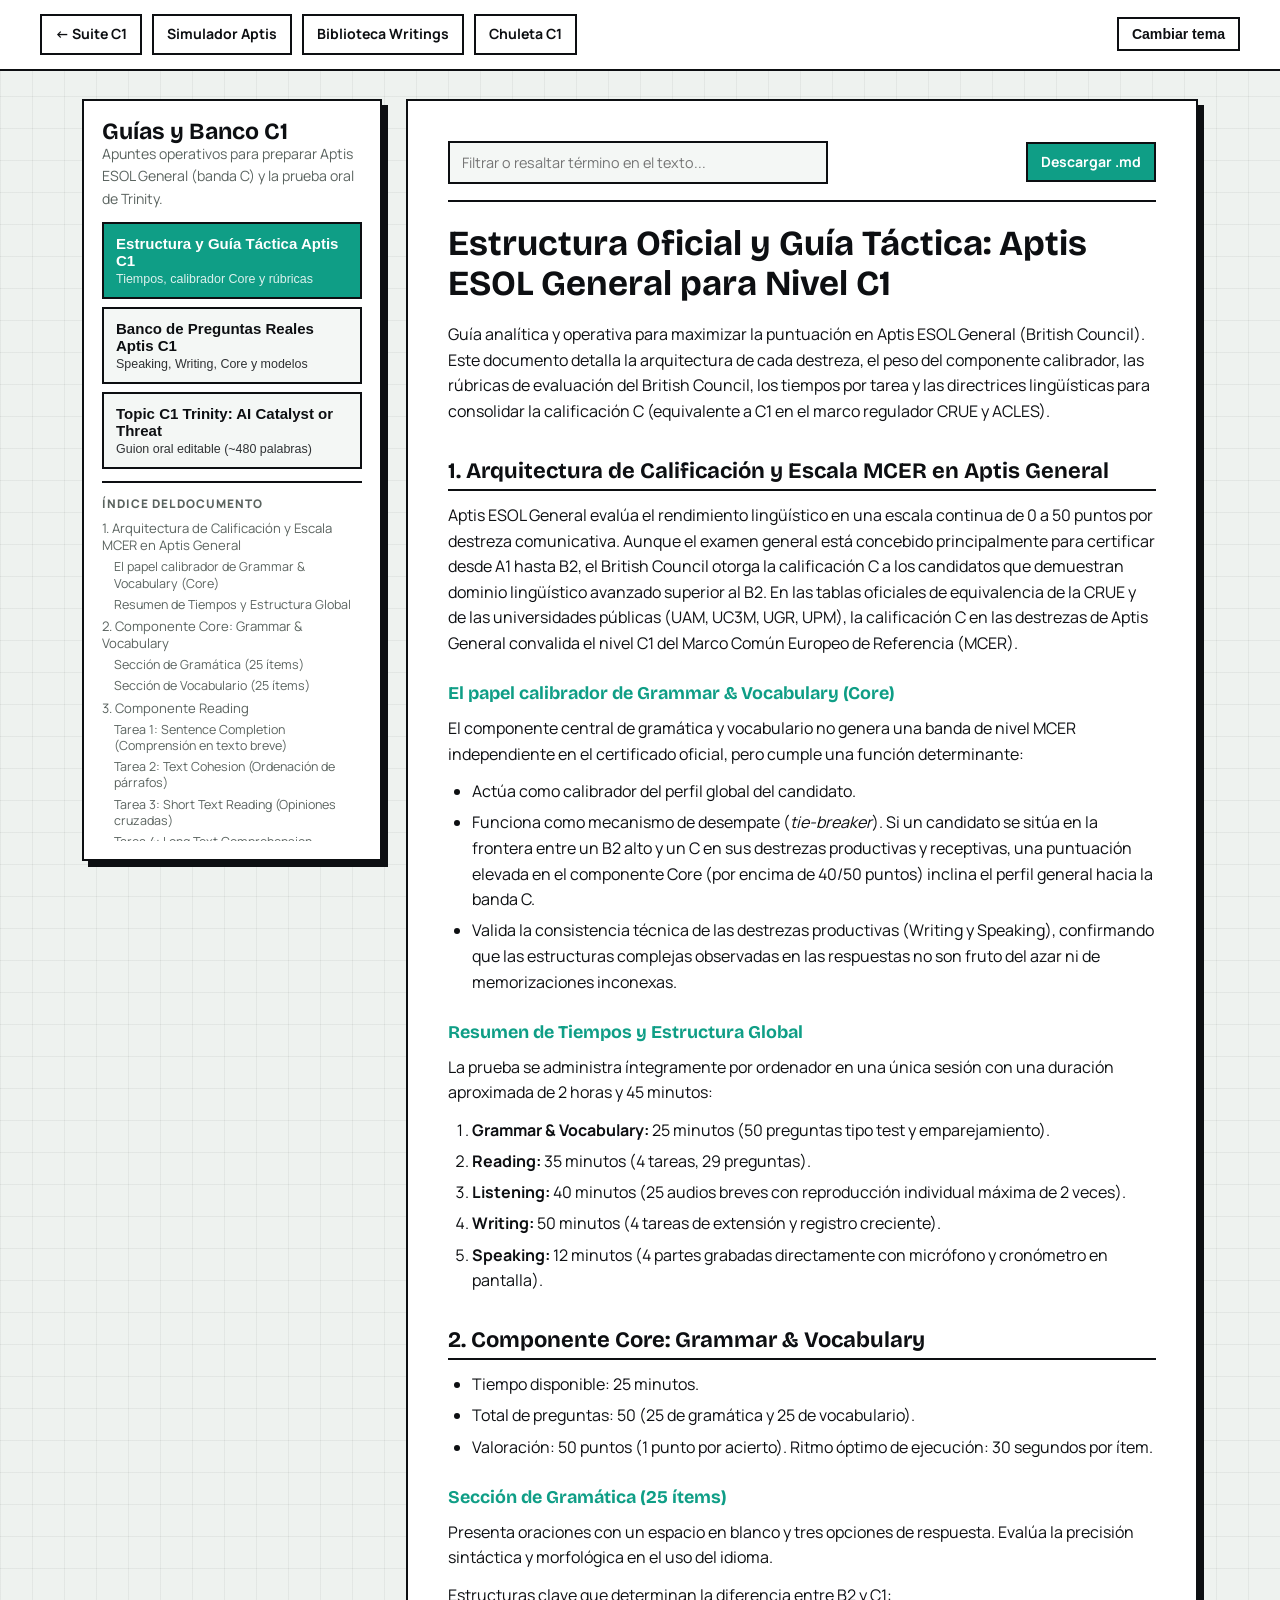
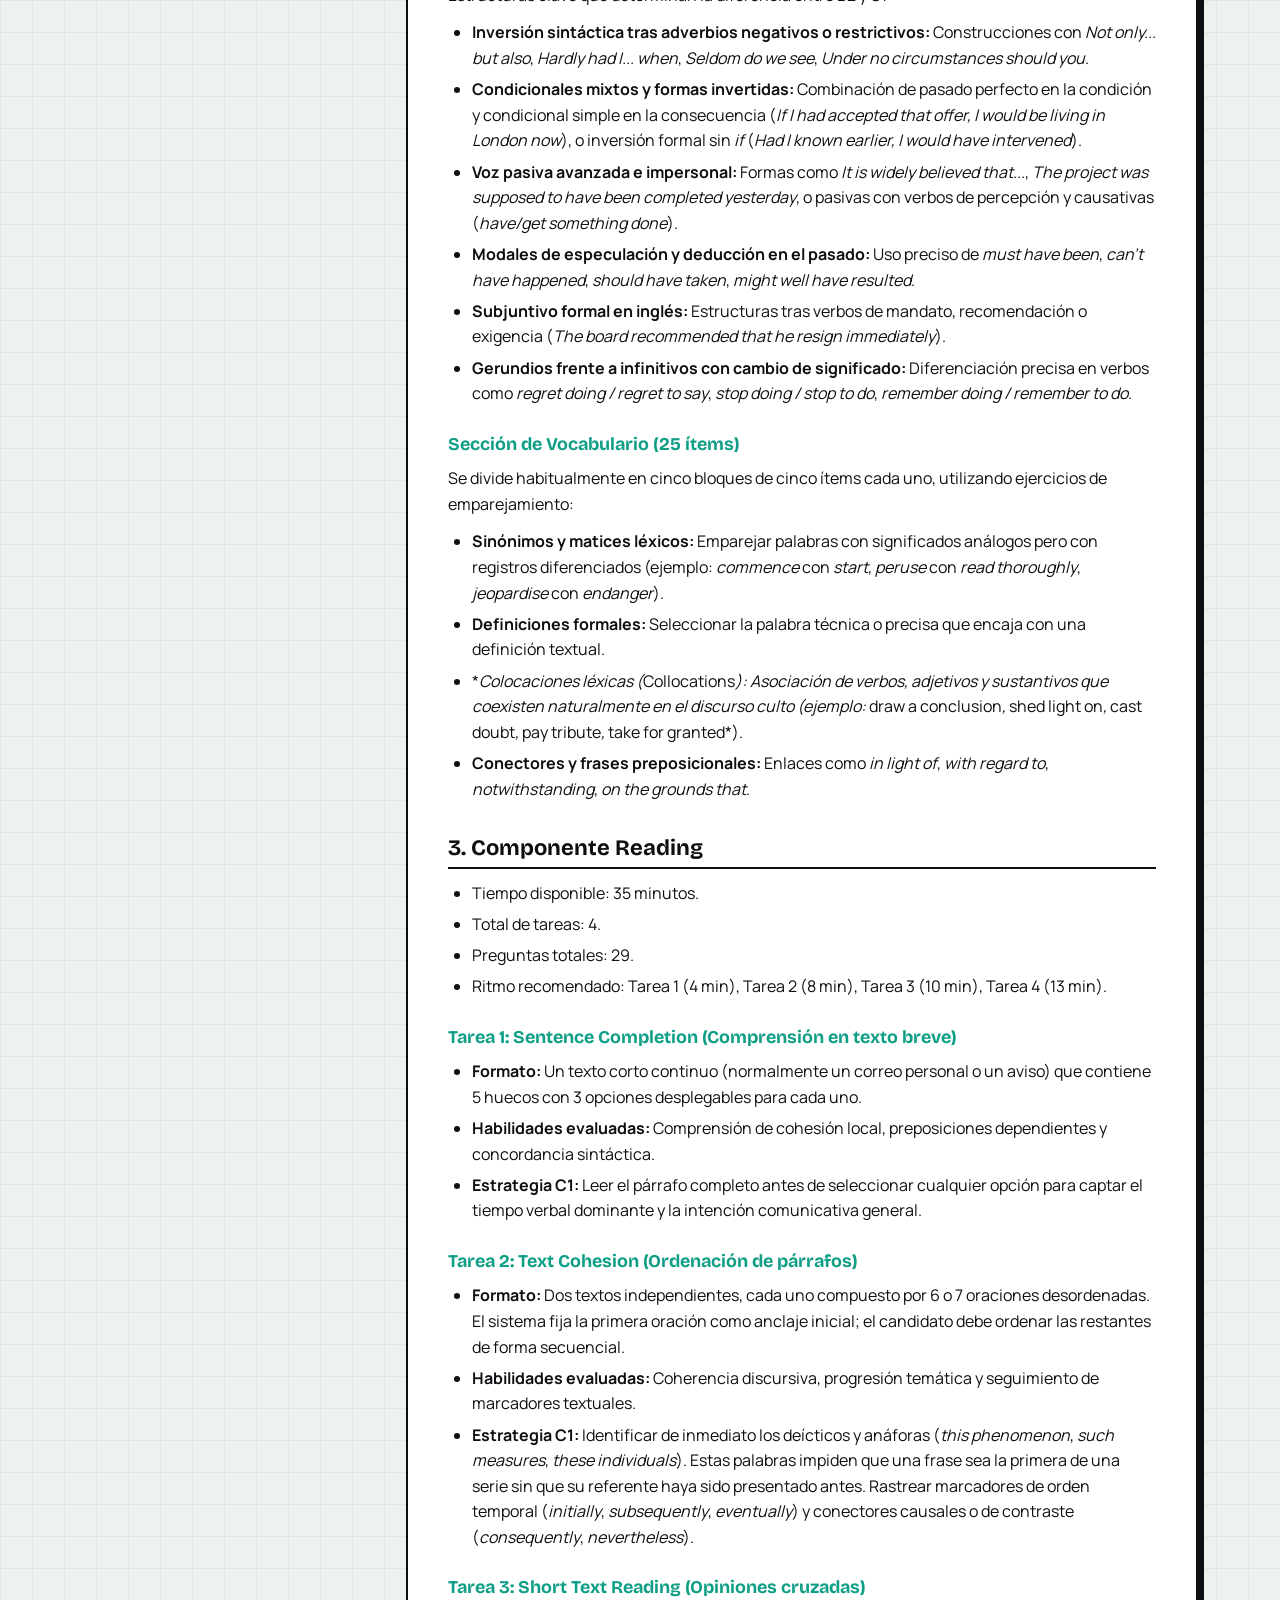
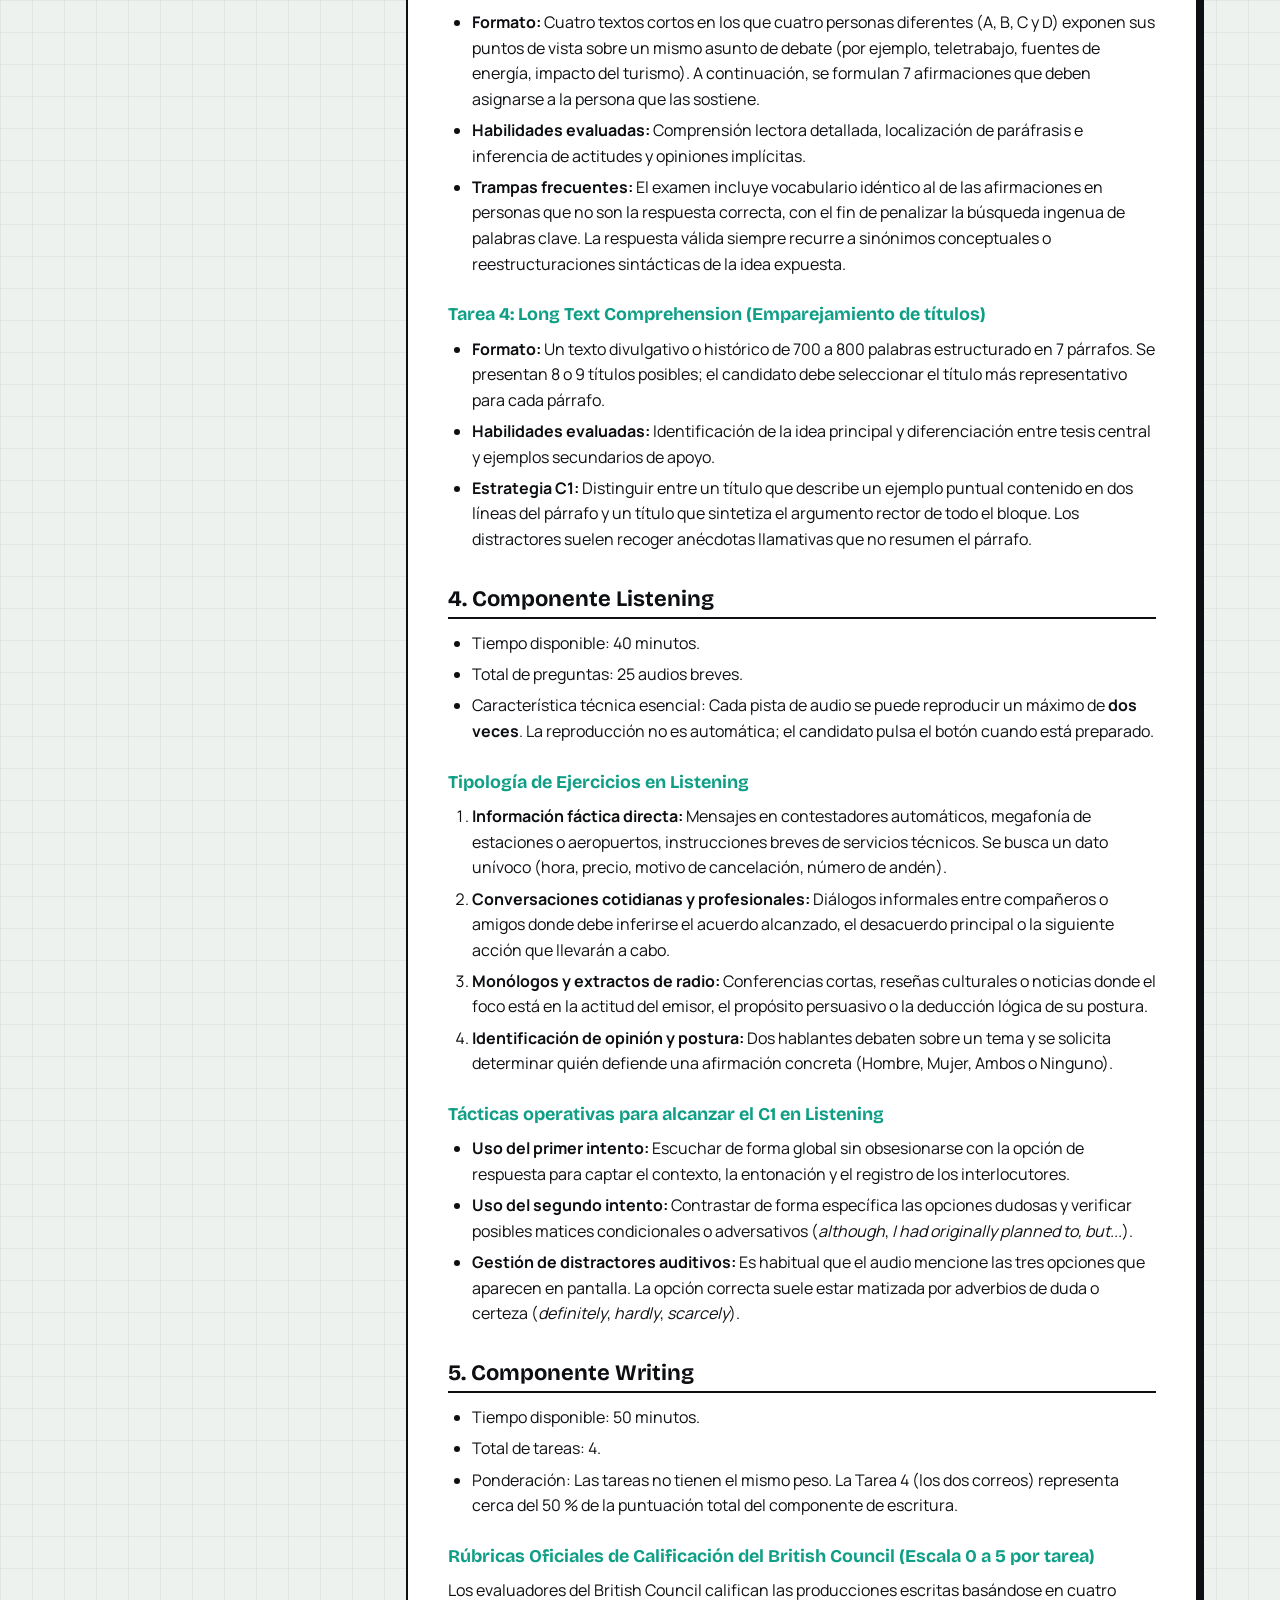
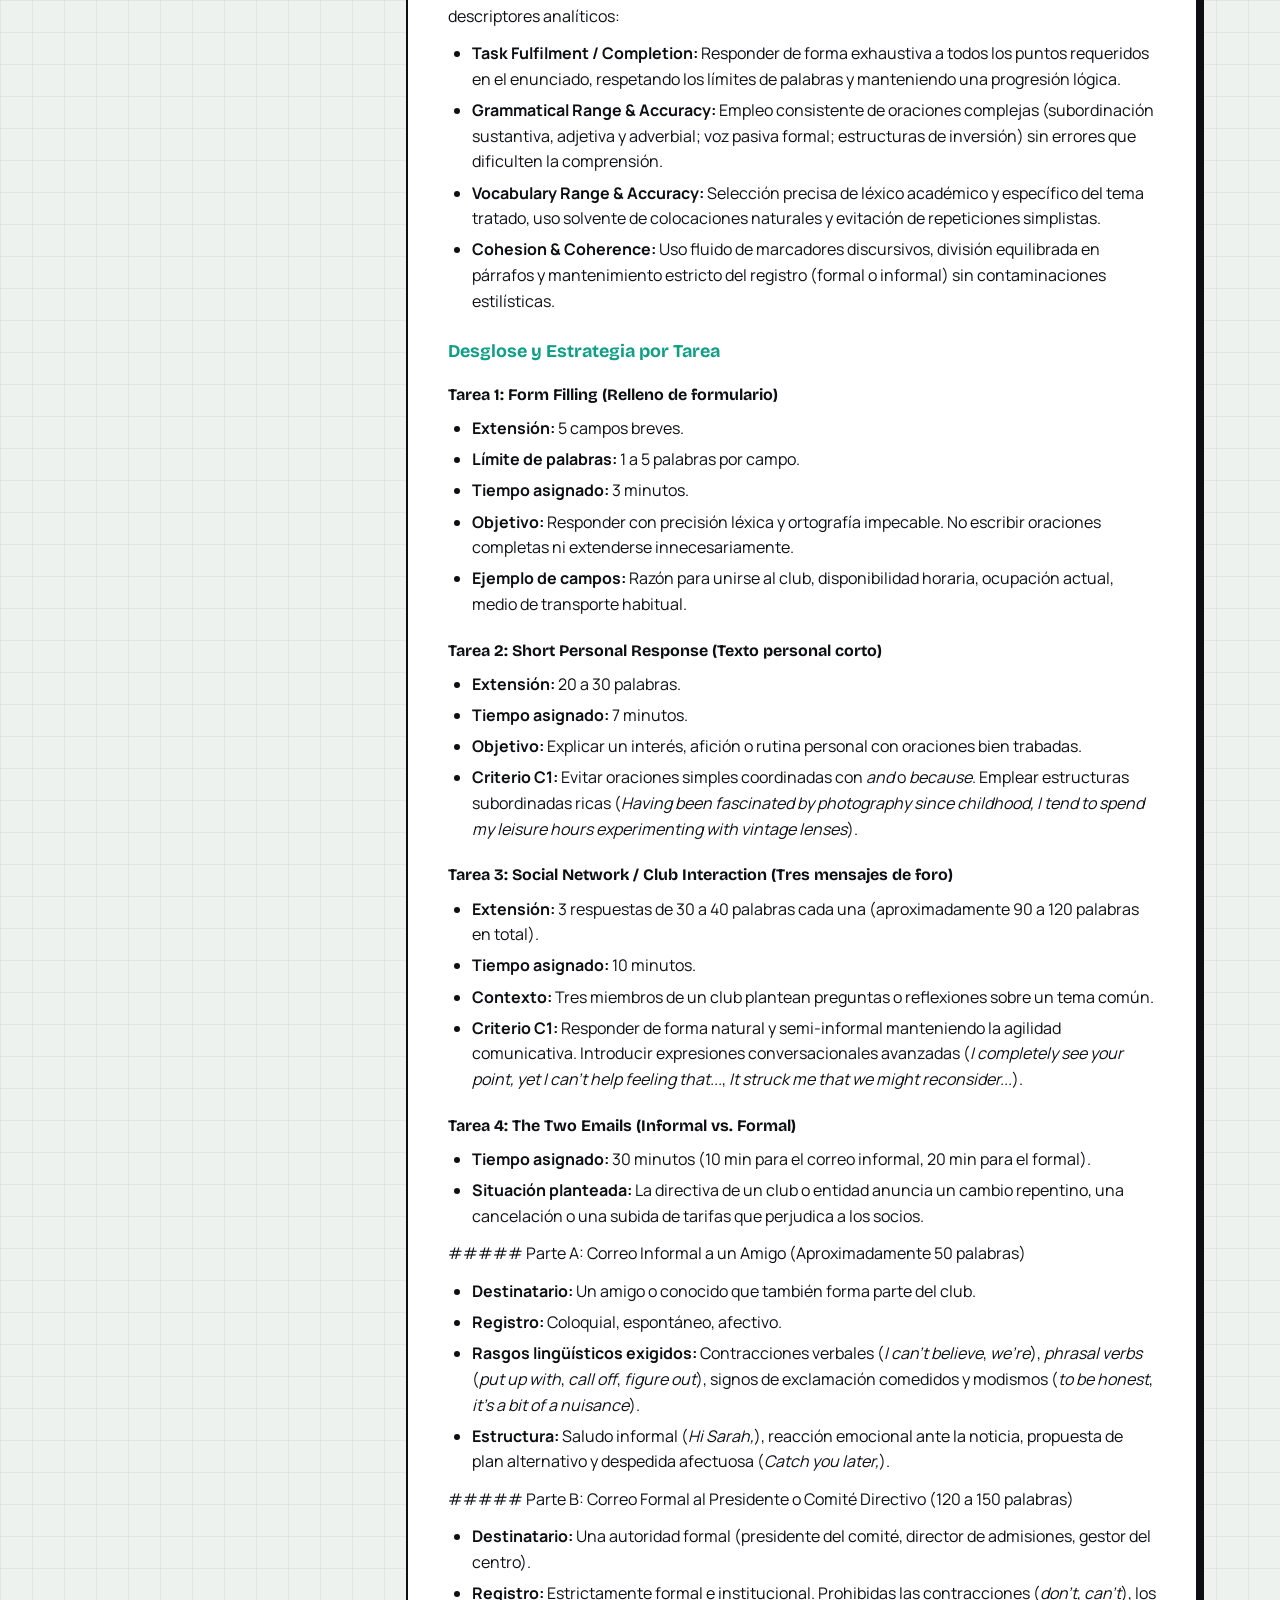
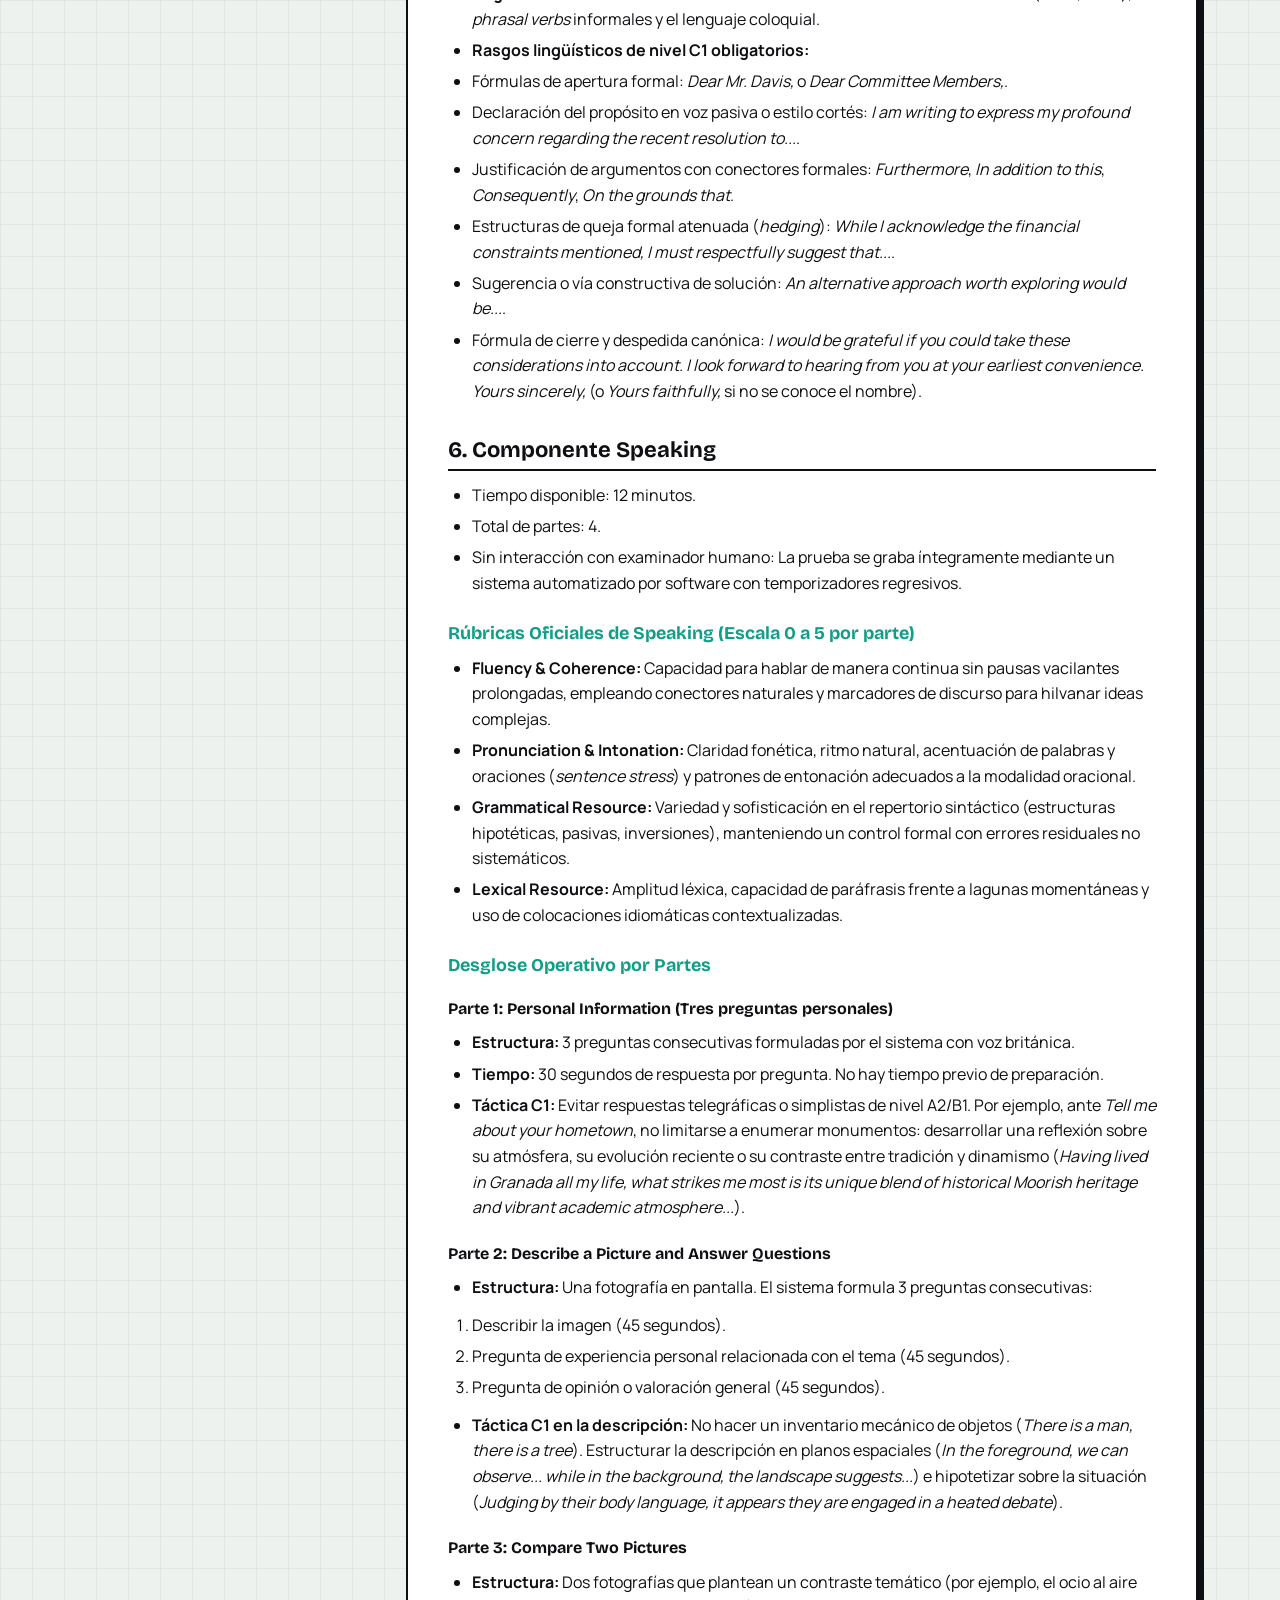
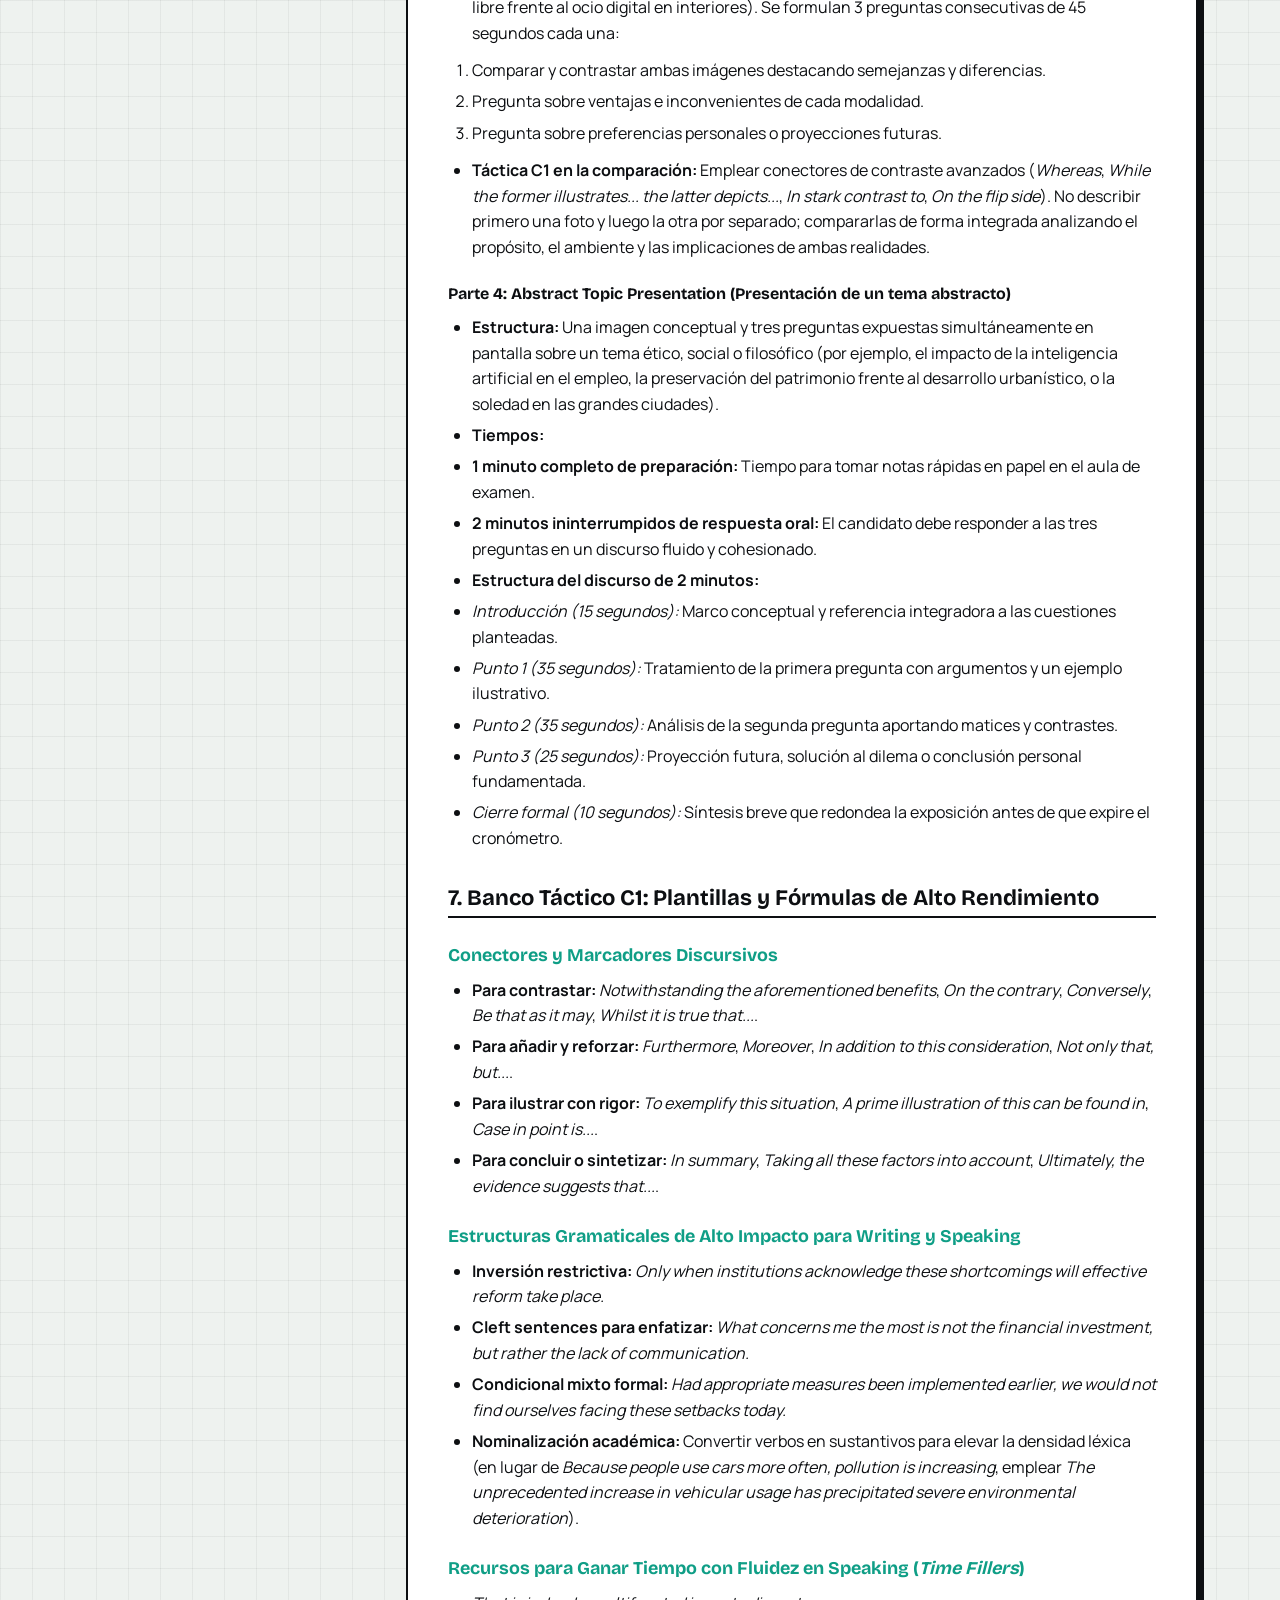
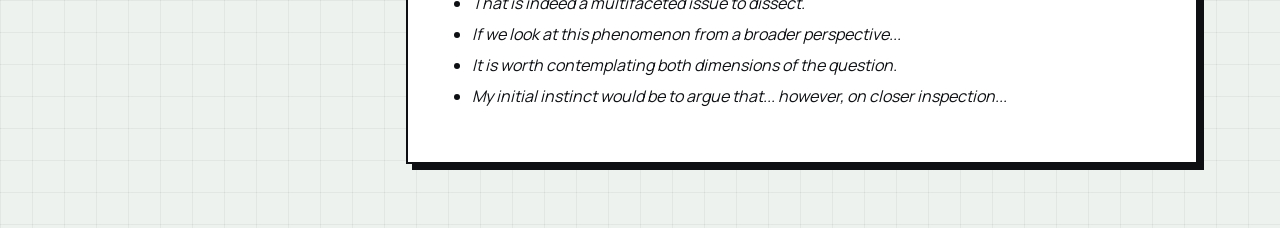
<file: site/guides/index.html>
<!DOCTYPE html>
<html lang="es" data-theme="light">
<head>
  <meta charset="UTF-8">
  <meta name="viewport" content="width=device-width, initial-scale=1.0">
  <title>Guías y Banco C1 · English C1 Suite</title>
  <meta name="description" content="Guía táctica de Aptis ESOL General C1, banco de preguntas reales y guion de Topic Task para Trinity C1.">
  <link rel="preconnect" href="https://fonts.googleapis.com">
  <link rel="preconnect" href="https://fonts.gstatic.com" crossorigin>
  <link rel="stylesheet" href="https://fonts.googleapis.com/css2?family=Bricolage+Grotesque:opsz,wght@12..96,600;12..96,700;12..96,800&family=Manrope:wght@400;500;600;700&display=swap">
  <script>
    // Sincroniza el tema claro/oscuro antes del primer pintado para evitar parpadeos.
    (function () {
      try {
        var saved = localStorage.getItem("course-theme");
        if (saved) document.documentElement.setAttribute("data-theme", saved);
      } catch (e) {}
    })();
  </script>
  <style>
    :root, [data-theme="light"] {
      --bg: #eef2ef;
      --bg-grid: rgba(13, 15, 18, 0.05);
      --surface: #ffffff;
      --surface-2: #f4f7f5;
      --ink: #0d0f12;
      --muted: #5a635f;
      --accent: #0f9e86;
      --accent-2: #4fb31f;
      --accent-ink: #ffffff;
      --shadow-col: #0d0f12;
      color-scheme: light;
    }
    [data-theme="dark"] {
      --bg: #0d0f12;
      --bg-grid: rgba(244, 247, 245, 0.035);
      --surface: #16181c;
      --surface-2: #1b1e23;
      --ink: #f4f7f5;
      --muted: #939b97;
      --accent: #2ee6c5;
      --accent-2: #b8ff3c;
      --accent-ink: #07120f;
      --shadow-col: #b8ff3c;
      color-scheme: dark;
    }
    * { box-sizing: border-box; margin: 0; padding: 0; }
    body {
      font-family: "Manrope", system-ui, -apple-system, sans-serif;
      background-color: var(--bg);
      background-image:
        linear-gradient(to right, var(--bg-grid) 1px, transparent 1px),
        linear-gradient(to bottom, var(--bg-grid) 1px, transparent 1px);
      background-size: 32px 32px;
      color: var(--ink);
      line-height: 1.6;
      min-height: 100vh;
    }
    a { color: inherit; }
    .topbar {
      position: sticky;
      top: 0;
      z-index: 20;
      display: flex;
      flex-wrap: wrap;
      align-items: center;
      justify-content: space-between;
      gap: 12px;
      padding: 14px clamp(16px, 4vw, 40px);
      background: var(--surface);
      border-bottom: 2px solid var(--ink);
    }
    .topbar-left, .topbar-right {
      display: flex;
      align-items: center;
      gap: 10px;
      flex-wrap: wrap;
    }
    .btn {
      display: inline-flex;
      align-items: center;
      gap: 6px;
      padding: 7px 13px;
      border: 2px solid var(--ink);
      background: var(--surface);
      color: var(--ink);
      font-weight: 700;
      font-size: 0.88rem;
      text-decoration: none;
      cursor: pointer;
      transition: transform 0.12s ease, box-shadow 0.12s ease;
    }
    .btn:hover {
      transform: translate(-2px, -2px);
      box-shadow: 4px 4px 0 var(--shadow-col);
    }
    .btn-accent {
      background: var(--accent);
      color: var(--accent-ink);
    }
    .shell {
      max-width: 1180px;
      margin: 0 auto;
      padding: 28px clamp(16px, 4vw, 32px) 64px;
      display: grid;
      grid-template-columns: 300px minmax(0, 1fr);
      gap: 24px;
      align-items: start;
    }
    .sidebar {
      position: sticky;
      top: 84px;
      background: var(--surface);
      border: 2px solid var(--ink);
      box-shadow: 6px 6px 0 var(--shadow-col);
      padding: 18px;
      display: flex;
      flex-direction: column;
      gap: 12px;
    }
    .sidebar h1 {
      font-family: "Bricolage Grotesque", sans-serif;
      font-size: 1.45rem;
      line-height: 1.05;
    }
    .sidebar p {
      font-size: 0.88rem;
      color: var(--muted);
    }
    .doc-btn {
      width: 100%;
      text-align: left;
      padding: 11px 12px;
      border: 2px solid var(--ink);
      background: var(--surface-2);
      color: var(--ink);
      cursor: pointer;
      display: flex;
      flex-direction: column;
      gap: 3px;
      transition: transform 0.12s ease, box-shadow 0.12s ease;
    }
    .doc-btn:hover {
      transform: translate(-2px, -2px);
      box-shadow: 3px 3px 0 var(--shadow-col);
    }
    .doc-btn[aria-current="true"] {
      background: var(--accent);
      color: var(--accent-ink);
    }
    .doc-btn strong { font-size: 0.94rem; }
    .doc-btn span { font-size: 0.78rem; opacity: 0.85; }
    .toc {
      border-top: 2px solid var(--ink);
      padding-top: 12px;
      max-height: 40vh;
      overflow: auto;
      display: flex;
      flex-direction: column;
      gap: 6px;
    }
    .toc-title {
      font-size: 0.74rem;
      font-weight: 800;
      text-transform: uppercase;
      letter-spacing: 0.08em;
      color: var(--muted);
    }
    .toc a {
      font-size: 0.82rem;
      text-decoration: none;
      color: var(--muted);
      line-height: 1.3;
    }
    .toc a:hover { color: var(--ink); text-decoration: underline; }
    .toc a.lvl3 { padding-left: 12px; font-size: 0.78rem; }
    .article {
      background: var(--surface);
      border: 2px solid var(--ink);
      box-shadow: 6px 6px 0 var(--shadow-col);
      padding: clamp(20px, 4vw, 40px);
      min-width: 0;
    }
    .article-tools {
      display: flex;
      flex-wrap: wrap;
      justify-content: space-between;
      align-items: center;
      gap: 10px;
      padding-bottom: 16px;
      margin-bottom: 22px;
      border-bottom: 2px solid var(--ink);
    }
    .search-box {
      padding: 8px 12px;
      border: 2px solid var(--ink);
      background: var(--surface-2);
      color: var(--ink);
      font: inherit;
      font-size: 0.9rem;
      min-width: 240px;
      flex: 1;
      max-width: 380px;
    }
    .md h1, .md h2, .md h3, .md h4 {
      font-family: "Bricolage Grotesque", sans-serif;
      line-height: 1.15;
      margin-top: 1.5em;
      margin-bottom: 0.5em;
    }
    .md h1 { font-size: clamp(1.7rem, 3vw, 2.2rem); margin-top: 0; }
    .md h2 { font-size: 1.38rem; padding-bottom: 6px; border-bottom: 2px solid var(--ink); }
    .md h3 { font-size: 1.12rem; color: var(--accent); }
    .md p { margin: 0.75em 0; }
    .md ul, .md ol { margin: 0.75em 0; padding-left: 1.5em; }
    .md li { margin: 0.35em 0; }
    .md blockquote {
      margin: 1em 0;
      padding: 10px 14px;
      border-left: 4px solid var(--accent);
      background: var(--surface-2);
    }
    .md code {
      font-family: ui-monospace, SFMono-Regular, Menlo, monospace;
      font-size: 0.88em;
      padding: 2px 5px;
      background: var(--surface-2);
      border: 1px solid var(--ink);
    }
    .md pre {
      margin: 1em 0;
      padding: 14px;
      overflow: auto;
      background: var(--surface-2);
      border: 2px solid var(--ink);
    }
    .md pre code { border: 0; padding: 0; background: transparent; }
    .md table {
      width: 100%;
      border-collapse: collapse;
      margin: 1em 0;
      font-size: 0.9rem;
    }
    .md th, .md td {
      border: 1.5px solid var(--ink);
      padding: 8px 10px;
      text-align: left;
      vertical-align: top;
    }
    .md th { background: var(--surface-2); font-weight: 700; }
    .md mark {
      background: var(--accent-2);
      color: #0d0f12;
      padding: 0 3px;
    }
    .status { color: var(--muted); font-size: 0.95rem; }
    @media (max-width: 860px) {
      .shell { grid-template-columns: 1fr; }
      .sidebar { position: static; }
    }
  </style>
</head>
<body>
  <header class="topbar">
    <div class="topbar-left">
      <a class="btn" href="../">← Suite C1</a>
      <a class="btn" href="../aptis/">Simulador Aptis</a>
      <a class="btn" href="../writing-library/">Biblioteca Writings</a>
      <a class="btn" href="../writing-cheatsheet/">Chuleta C1</a>
    </div>
    <div class="topbar-right">
      <button class="btn" type="button" id="themeBtn">Cambiar tema</button>
    </div>
  </header>

  <main class="shell">
    <aside class="sidebar">
      <div>
        <h1>Guías y Banco C1</h1>
        <p>Apuntes operativos para preparar Aptis ESOL General (banda C) y la prueba oral de Trinity.</p>
      </div>
      <div id="docList" style="display:flex;flex-direction:column;gap:8px;"></div>
      <div class="toc" id="tocBox" hidden>
        <span class="toc-title">Índice del documento</span>
        <div id="tocLinks" style="display:flex;flex-direction:column;gap:5px;"></div>
      </div>
    </aside>

    <article class="article">
      <div class="article-tools">
        <input class="search-box" id="filterInput" type="search" placeholder="Filtrar o resaltar término en el texto...">
        <a class="btn btn-accent" id="rawLink" href="./data/estructura-aptis-c1.md" download>Descargar .md</a>
      </div>
      <div class="md" id="content">
        <p class="status">Cargando documento...</p>
      </div>
    </article>
  </main>

  <script>
    (() => {
      "use strict";

      // Catálogo de guías disponibles en ./data/.
      const DOCS = [
        {
          id: "estructura",
          title: "Estructura y Guía Táctica Aptis C1",
          meta: "Tiempos, calibrador Core y rúbricas",
          file: "./data/estructura-aptis-c1.md",
        },
        {
          id: "banco",
          title: "Banco de Preguntas Reales Aptis C1",
          meta: "Speaking, Writing, Core y modelos",
          file: "./data/banco-preguntas-aptis.md",
        },
        {
          id: "topic",
          title: "Topic C1 Trinity: AI Catalyst or Threat",
          meta: "Guion oral editable (~480 palabras)",
          file: "./data/topic-ai-trinity.md",
        },
      ];

      const cache = new Map();
      let currentDoc = DOCS[0];
      let currentRaw = "";

      const escapeHtml = (str) =>
        str
          .replace(/&/g, "&amp;")
          .replace(/</g, "&lt;")
          .replace(/>/g, "&gt;")
          .replace(/"/g, "&quot;");

      // Convierte sintaxis inline básica de Markdown sobre texto ya escapado.
      function renderInline(raw) {
        let out = escapeHtml(raw);
        out = out.replace(/`([^`]+)`/g, "<code>$1</code>");
        out = out.replace(/\*\*([^*]+)\*\*/g, "<strong>$1</strong>");
        out = out.replace(/\*([^*]+)\*/g, "<em>$1</em>");
        out = out.replace(
          /\[([^\]]+)\]\((https?:\/\/[^\s)]+)\)/g,
          '<a href="$2" target="_blank" rel="noopener">$1</a>'
        );
        return out;
      }

      // Parser Markdown ligero por bloques para evitar dependencias externas.
      function renderMarkdown(md) {
        const lines = md.replace(/\r\n/g, "\n").split("\n");
        const html = [];
        const toc = [];
        let i = 0;

        while (i < lines.length) {
          const line = lines[i];

          if (/^```/.test(line)) {
            const buf = [];
            i += 1;
            while (i < lines.length && !/^```/.test(lines[i])) {
              buf.push(escapeHtml(lines[i]));
              i += 1;
            }
            html.push(`<pre><code>${buf.join("\n")}</code></pre>`);
            i += 1;
            continue;
          }

          const heading = line.match(/^(#{1,4})\s+(.+)$/);
          if (heading) {
            const level = heading[1].length;
            const text = heading[2].trim();
            const slug = "h-" + toc.length + "-" + text.toLowerCase().replace(/[^a-z0-9]+/g, "-").slice(0, 32);
            if (level === 2 || level === 3) {
              toc.push({ level, text, slug });
            }
            html.push(`<h${level} id="${slug}">${renderInline(text)}</h${level}>`);
            i += 1;
            continue;
          }

          if (/^>\s?/.test(line)) {
            const quoteLines = [];
            while (i < lines.length && /^>\s?/.test(lines[i])) {
              quoteLines.push(renderInline(lines[i].replace(/^>\s?/, "")));
              i += 1;
            }
            html.push(`<blockquote>${quoteLines.join("<br>")}</blockquote>`);
            continue;
          }

          // Tabla GFM básica: fila de cabecera + fila separadora |---|---|
          if (line.includes("|") && i + 1 < lines.length && /^\s*\|?[\s:-]+\|/.test(lines[i + 1])) {
            const parseRow = (row) =>
              row
                .trim()
                .replace(/^\|/, "")
                .replace(/\|$/, "")
                .split("|")
                .map((cell) => cell.trim());
            const headers = parseRow(line);
            i += 2;
            const rows = [];
            while (i < lines.length && lines[i].includes("|") && lines[i].trim() !== "") {
              rows.push(parseRow(lines[i]));
              i += 1;
            }
            html.push(
              `<table><thead><tr>${headers.map((h) => `<th>${renderInline(h)}</th>`).join("")}</tr></thead>` +
                `<tbody>${rows.map((r) => `<tr>${r.map((c) => `<td>${renderInline(c)}</td>`).join("")}</tr>`).join("")}</tbody></table>`
            );
            continue;
          }

          if (/^\s*[-*]\s+/.test(line)) {
            const items = [];
            while (i < lines.length && /^\s*[-*]\s+/.test(lines[i])) {
              items.push(`<li>${renderInline(lines[i].replace(/^\s*[-*]\s+/, ""))}</li>`);
              i += 1;
            }
            html.push(`<ul>${items.join("")}</ul>`);
            continue;
          }

          if (/^\s*\d+\.\s+/.test(line)) {
            const items = [];
            while (i < lines.length && /^\s*\d+\.\s+/.test(lines[i])) {
              items.push(`<li>${renderInline(lines[i].replace(/^\s*\d+\.\s+/, ""))}</li>`);
              i += 1;
            }
            html.push(`<ol>${items.join("")}</ol>`);
            continue;
          }

          if (line.trim() === "" || /^---+$/.test(line.trim())) {
            i += 1;
            continue;
          }

          const para = [];
          while (
            i < lines.length &&
            lines[i].trim() !== "" &&
            !/^(#{1,4}\s|>\s?|```|\s*[-*]\s+|\s*\d+\.\s+)/.test(lines[i])
          ) {
            para.push(renderInline(lines[i]));
            i += 1;
          }
          html.push(`<p>${para.join(" ")}</p>`);
        }

        return { html: html.join("\n"), toc };
      }

      function highlightTerm(container, query) {
        if (!query) return;
        const safe = query.replace(/[.*+?^${}()|[\]\\]/g, "\\$&");
        const re = new RegExp(safe, "gi");
        const walker = document.createTreeWalker(container, NodeFilter.SHOW_TEXT);
        const nodes = [];
        let node;
        while ((node = walker.nextNode())) {
          if (node.parentElement && ["CODE", "PRE", "SCRIPT", "STYLE"].includes(node.parentElement.tagName)) {
            continue;
          }
          if (re.test(node.nodeValue)) nodes.push(node);
          re.lastIndex = 0;
        }
        for (const textNode of nodes) {
          const frag = document.createDocumentFragment();
          let last = 0;
          textNode.nodeValue.replace(re, (match, offset) => {
            if (offset > last) frag.appendChild(document.createTextNode(textNode.nodeValue.slice(last, offset)));
            const mark = document.createElement("mark");
            mark.textContent = match;
            frag.appendChild(mark);
            last = offset + match.length;
          });
          if (last < textNode.nodeValue.length) {
            frag.appendChild(document.createTextNode(textNode.nodeValue.slice(last)));
          }
          textNode.parentNode.replaceChild(frag, textNode);
        }
      }

      function renderCurrent() {
        const contentEl = document.getElementById("content");
        const tocBox = document.getElementById("tocBox");
        const tocLinks = document.getElementById("tocLinks");
        const { html, toc } = renderMarkdown(currentRaw);

        contentEl.innerHTML = html;
        const q = document.getElementById("filterInput").value.trim();
        if (q.length >= 2) highlightTerm(contentEl, q);

        if (toc.length > 0) {
          tocBox.hidden = false;
          tocLinks.innerHTML = toc
            .map((item) => `<a class="${item.level === 3 ? "lvl3" : ""}" href="#${item.slug}">${escapeHtml(item.text)}</a>`)
            .join("");
        } else {
          tocBox.hidden = true;
          tocLinks.innerHTML = "";
        }
      }

      function renderSidebar() {
        const list = document.getElementById("docList");
        list.innerHTML = DOCS.map(
          (doc) =>
            `<button type="button" class="doc-btn" data-doc="${doc.id}" aria-current="${doc.id === currentDoc.id}">` +
            `<strong>${escapeHtml(doc.title)}</strong>` +
            `<span>${escapeHtml(doc.meta)}</span>` +
            `</button>`
        ).join("");
      }

      async function loadDoc(id) {
        const found = DOCS.find((d) => d.id === id) || DOCS[0];
        currentDoc = found;
        renderSidebar();
        const rawLink = document.getElementById("rawLink");
        rawLink.href = found.file;
        rawLink.setAttribute("download", found.file.split("/").pop());
        window.location.hash = found.id;

        const contentEl = document.getElementById("content");
        if (!cache.has(found.id)) {
          contentEl.innerHTML = '<p class="status">Cargando documento...</p>';
          try {
            const res = await fetch(found.file);
            if (!res.ok) throw new Error(`HTTP ${res.status}`);
            cache.set(found.id, await res.text());
          } catch (err) {
            contentEl.innerHTML = `<p class="status">No se pudo cargar ${escapeHtml(found.file)} (${escapeHtml(String(err))}).</p>`;
            return;
          }
        }
        currentRaw = cache.get(found.id);
        renderCurrent();
      }

      document.getElementById("docList").addEventListener("click", (e) => {
        const btn = e.target.closest("[data-doc]");
        if (btn) loadDoc(btn.dataset.doc);
      });

      document.getElementById("filterInput").addEventListener("input", () => {
        if (currentRaw) renderCurrent();
      });

      document.getElementById("themeBtn").addEventListener("click", () => {
        const root = document.documentElement;
        const next = root.getAttribute("data-theme") === "dark" ? "light" : "dark";
        root.setAttribute("data-theme", next);
        try { localStorage.setItem("course-theme", next); } catch (e) {}
      });

      const initialHash = window.location.hash.replace("#", "");
      loadDoc(initialHash || DOCS[0].id);
    })();
  </script>
</body>
</html>
</file>
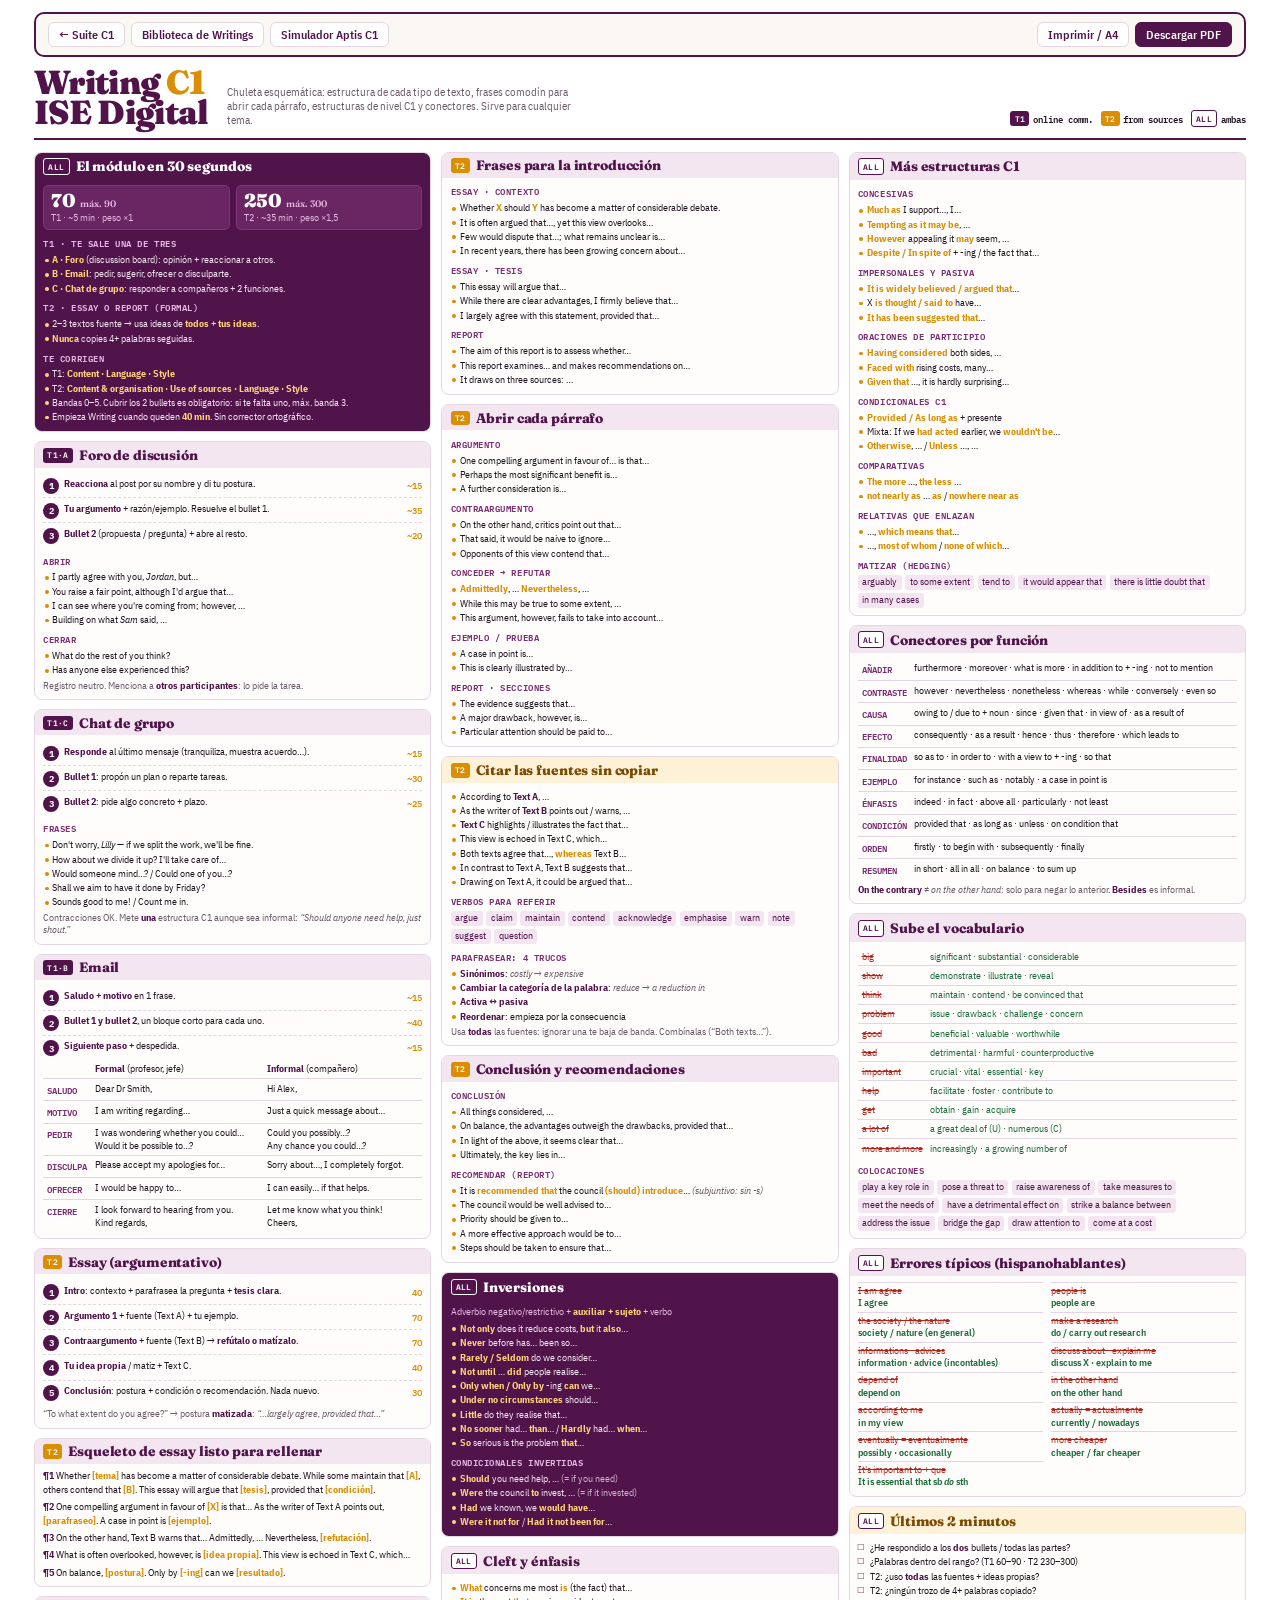
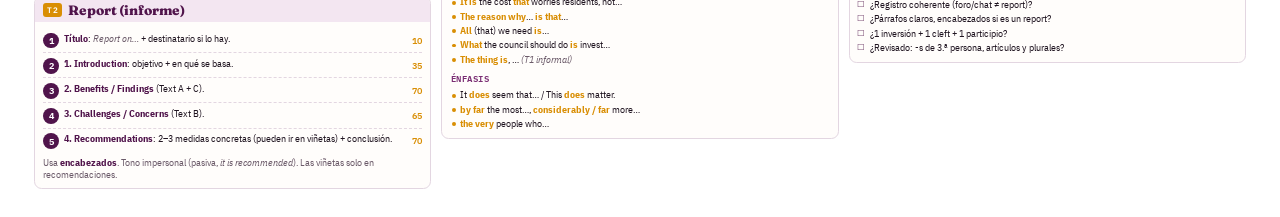
<file: site/writing-cheatsheet/index.html>
<!doctype html>
<html lang="es">
<head>
<meta charset="utf-8">
<title>ISE Digital · Writing C1 — Chuleta</title>
<link rel="preconnect" href="https://fonts.googleapis.com">
<link rel="preconnect" href="https://fonts.gstatic.com" crossorigin>
<link href="https://fonts.googleapis.com/css2?family=Fraunces:opsz,wght@9..144,600;9..144,800;9..144,900&family=IBM+Plex+Sans+Condensed:ital,wght@0,400;0,500;0,600;0,700;1,400&family=IBM+Plex+Mono:wght@500;600&display=block" rel="stylesheet">
<style>
  :root{
    --ink:#1f1420;
    --plum:#50144b;
    --plum-2:#7a2d73;
    --plum-soft:#f3e6f1;
    --amber:#d98e04;
    --amber-soft:#fdf1d8;
    --paper:#fbf8f3;
    --line:#e3d6e1;
    --muted:#6b5a69;
    --bad:#b42318;
    --good:#1d6b3a;
  }
  @page{
    size:A4;
    margin:8mm 7mm 9mm;
    @bottom-left{content:"ISE Digital · Writing C1";font:600 7pt 'IBM Plex Mono',monospace;color:#9b8a99}
    @bottom-right{content:counter(page) " / " counter(pages);font:600 7pt 'IBM Plex Mono',monospace;color:#9b8a99}
  }
  *{box-sizing:border-box;margin:0;padding:0}
  html{-webkit-print-color-adjust:exact;print-color-adjust:exact}
  body{
    font-family:'IBM Plex Sans Condensed',sans-serif;
    font-size:7.85pt;line-height:1.24;color:var(--ink);
    background:#fff;
  }

  /* ---------- cabecera ---------- */
  .masthead{
    display:grid;grid-template-columns:auto 1fr auto;gap:5mm;align-items:end;
    padding:0 0 3mm;margin-bottom:3mm;border-bottom:2.2pt solid var(--plum);
  }
  .masthead h1{
    font-family:'Fraunces',serif;font-weight:900;font-size:25pt;line-height:.9;color:var(--plum);
    letter-spacing:-.02em;
  }
  .masthead h1 em{font-style:normal;color:var(--amber)}
  .masthead .sub{font-size:8.4pt;color:var(--muted);max-width:92mm;line-height:1.25}
  .legend{display:flex;gap:2mm;font:600 6.6pt 'IBM Plex Mono',monospace}
  .legend span{display:inline-flex;align-items:center;gap:1mm}

  /* ---------- mosaico ---------- */
  .mosaic{column-count:3;column-gap:2.6mm}
  .tile{
    break-inside:avoid;display:block;margin:0 0 2.4mm;
    background:#fffdfb;border:0.6pt solid var(--line);border-radius:2mm;overflow:hidden;
  }
  .tile > h2{
    display:flex;align-items:center;gap:1.6mm;
    font-family:'Fraunces',serif;font-weight:800;font-size:10.2pt;line-height:1.05;letter-spacing:-.01em;
    padding:1.5mm 2.2mm 1.3mm;background:var(--plum-soft);color:var(--plum);
  }
  .tile.dark > h2{background:var(--plum);color:#fff}
  .tile.amber > h2{background:var(--amber-soft);color:#7a4b00}
  .tile .body{padding:1.5mm 2.2mm 1.8mm}
  .tag{
    font:600 6pt 'IBM Plex Mono',monospace;letter-spacing:.04em;
    padding:.35mm 1.1mm;border-radius:.8mm;flex:none;
  }
  .t1{background:var(--plum);color:#fff}
  .t2{background:var(--amber);color:#fff}
  .tall{background:#fff;color:var(--plum);border:0.6pt solid var(--plum)}
  .tile.dark .tall{border-color:#fff;color:#fff;background:transparent}

  h3{font:600 6.7pt 'IBM Plex Mono',monospace;text-transform:uppercase;letter-spacing:.06em;color:var(--plum-2);margin:1.3mm 0 .5mm}
  h3:first-child{margin-top:0}
  ul{list-style:none}
  li{padding-left:2.4mm;position:relative;margin:.35mm 0}
  li::before{content:"";position:absolute;left:.4mm;top:1.45mm;width:1mm;height:1mm;border-radius:50%;background:var(--amber)}
  b,strong{font-weight:700;color:var(--plum)}
  .k{font-weight:700;color:var(--amber)}           /* palabra clave de la estructura */
  .x{color:var(--muted);font-style:italic}           /* ejemplo/nota */
  .note{font-size:7.4pt;color:var(--muted);margin-top:1mm;line-height:1.25}

  /* esqueleto de parrafos */
  .steps{counter-reset:s}
  .steps > div{
    counter-increment:s;display:grid;grid-template-columns:4.2mm 1fr;gap:1.4mm;
    padding:1mm 0;border-top:0.5pt dashed var(--line);
  }
  .steps > div:first-child{border-top:0}
  .steps > div::before{
    content:counter(s);font:700 7pt 'IBM Plex Mono',monospace;color:#fff;background:var(--plum);
    width:4.2mm;height:4.2mm;border-radius:50%;display:flex;align-items:center;justify-content:center;margin-top:.2mm;
  }
  .steps .w{float:right;font:600 6.4pt 'IBM Plex Mono',monospace;color:var(--amber);margin-left:1mm}
  .steps p{margin:0}

  /* tablas compactas */
  table{width:100%;border-collapse:collapse;font-size:7.8pt}
  td,th{padding:.7mm 1mm;vertical-align:top;border-top:0.5pt solid var(--line);text-align:left}
  tr:first-child td,tr:first-child th{border-top:0}
  th{font:600 6.4pt 'IBM Plex Mono',monospace;color:var(--plum-2);text-transform:uppercase;white-space:nowrap;width:1%}
  .swap td:first-child{color:var(--bad);text-decoration:line-through;text-decoration-thickness:.6pt;white-space:nowrap;width:1%}
  .swap td:last-child{color:var(--good)}
  .err td:first-child{color:var(--bad);white-space:nowrap}
  .err td:last-child{color:var(--good)}

  .facts{display:grid;grid-template-columns:1fr 1fr;gap:1.6mm}
  .fact{border:0.6pt solid var(--line);border-radius:1.4mm;padding:1.4mm 1.8mm;background:#fff}
  .fact .n{white-space:nowrap;font-family:'Fraunces',serif;font-weight:900;font-size:14pt;line-height:1;color:var(--plum)}
  .fact .n small{font-size:7pt;color:var(--muted);font-weight:600}
  .fact .l{font-size:7.3pt;color:var(--muted);line-height:1.2;margin-top:.5mm}
  .chips{display:flex;flex-wrap:wrap;gap:.9mm}
  .chips span{background:var(--plum-soft);color:var(--plum);border-radius:.8mm;padding:.3mm 1.2mm;font-size:7.6pt}
  .dark .body{background:var(--plum);color:#f6eaf4}
  .dark .body b,.dark .body strong{color:#ffd27a}
  .dark h3{color:#e7b9e1}
  .dark li::before{background:#ffd27a}
  .check li::before{content:"□";background:none;width:auto;height:auto;top:0;left:0;color:var(--plum);font-size:7.5pt}
  .check li{padding-left:3.2mm}
  .span-all{column-span:all}
  .errgrid{display:grid;grid-template-columns:1fr 1fr;gap:.6mm 2mm}
  .errgrid div{display:flex;flex-direction:column;border-top:0.5pt solid var(--line);padding-top:.5mm}
  .errgrid s{color:var(--bad);text-decoration-thickness:.6pt;font-size:7.4pt}
  .errgrid span{color:var(--good);font-weight:600;font-size:7.6pt}

  /* ---------- barra de navegacion en pantalla (oculta al imprimir) ---------- */
  .suite-toolbar{
    display:flex;flex-wrap:wrap;gap:8px;align-items:center;justify-content:space-between;
    padding:8px 12px;margin-bottom:10px;border-radius:10px;
    background:var(--paper);border:1.5pt solid var(--plum);
    font:600 9pt 'IBM Plex Sans Condensed',sans-serif;
  }
  .suite-toolbar .grp{display:flex;flex-wrap:wrap;gap:6px;align-items:center}
  .suite-btn{
    display:inline-flex;align-items:center;gap:5px;padding:4px 10px;border-radius:6px;
    border:1pt solid var(--line);background:#fff;color:var(--plum);text-decoration:none;cursor:pointer;
    font:600 8.8pt 'IBM Plex Sans Condensed',sans-serif;
  }
  .suite-btn:hover{background:var(--plum-soft);border-color:var(--plum)}
  .suite-btn.primary{background:var(--plum);color:#fff;border-color:var(--plum)}
  .suite-btn.primary:hover{background:var(--plum-2)}
  @media screen{
    body{max-width:1240px;margin:0 auto;padding:12px 14px 28px}
  }
  @media print{
    .suite-toolbar{display:none!important}
  }
</style>
</head>
<body>

<nav class="suite-toolbar" aria-label="Navegación de English C1 Suite">
  <div class="grp">
    <a class="suite-btn" href="../">← Suite C1</a>
    <a class="suite-btn" href="../writing-library/">Biblioteca de Writings</a>
    <a class="suite-btn" href="../aptis/">Simulador Aptis C1</a>
  </div>
  <div class="grp">
    <button type="button" class="suite-btn" onclick="window.print()">Imprimir / A4</button>
    <a class="suite-btn primary" href="./Writing_ISE_Digital_C1.pdf" download>Descargar PDF</a>
  </div>
</nav>

<header class="masthead">
  <h1>Writing <em>C1</em><br>ISE Digital</h1>
  <p class="sub">Chuleta esquemática: estructura de cada tipo de texto, frases comodín para abrir cada párrafo, estructuras de nivel C1 y conectores. Sirve para cualquier tema.</p>
  <div class="legend">
    <span><i class="tag t1">T1</i>online comm.</span>
    <span><i class="tag t2">T2</i>from sources</span>
    <span><i class="tag tall">ALL</i>ambas</span>
  </div>
</header>

<main class="mosaic">
  <!-- ===== MAPA ===== -->
  <section class="tile dark">
    <h2><i class="tag tall">ALL</i>El módulo en 30 segundos</h2>
    <div class="body">
      <div class="facts">
        <div class="fact" style="background:#6a2563;border-color:#7d3a75"><div class="n" style="color:#fff">70 <small style="color:#e7b9e1">máx. 90</small></div><div class="l" style="color:#e7b9e1">T1 · ~5 min · peso ×1</div></div>
        <div class="fact" style="background:#6a2563;border-color:#7d3a75"><div class="n" style="color:#fff">250 <small style="color:#e7b9e1">máx. 300</small></div><div class="l" style="color:#e7b9e1">T2 · ~35 min · peso ×1,5</div></div>
      </div>
      <h3>T1 · te sale UNA de tres</h3>
      <ul>
        <li><b>A · Foro</b> (discussion board): opinión + reaccionar a otros.</li>
        <li><b>B · Email</b>: pedir, sugerir, ofrecer o disculparte.</li>
        <li><b>C · Chat de grupo</b>: responder a compañeros + 2 funciones.</li>
      </ul>
      <h3>T2 · essay o report (formal)</h3>
      <ul>
        <li>2–3 textos fuente → usa ideas de <b>todos</b> + <b>tus ideas</b>.</li>
        <li><b>Nunca</b> copies 4+ palabras seguidas.</li>
      </ul>
      <h3>Te corrigen</h3>
      <ul>
        <li>T1: <b>Content · Language · Style</b></li>
        <li>T2: <b>Content &amp; organisation · Use of sources · Language · Style</b></li>
        <li>Bandas 0–5. Cubrir los 2 bullets es obligatorio: si te falta uno, máx. banda 3.</li>
        <li>Empieza Writing cuando queden <b>40 min</b>. Sin corrector ortográfico.</li>
      </ul>
    </div>
  </section>
  <!-- ===== T1 FORO ===== -->
  <section class="tile">
    <h2><i class="tag t1">T1·A</i>Foro de discusión</h2>
    <div class="body">
      <div class="steps">
        <div><p><span class="w">~15</span><b>Reacciona</b> al post por su nombre y di tu postura.</p></div>
        <div><p><span class="w">~35</span><b>Tu argumento</b> + razón/ejemplo. Resuelve el bullet 1.</p></div>
        <div><p><span class="w">~20</span><b>Bullet 2</b> (propuesta / pregunta) + abre al resto.</p></div>
      </div>
      <h3>Abrir</h3>
      <ul>
        <li>I partly agree with you, <i>Jordan</i>, but…</li>
        <li>You raise a fair point, although I'd argue that…</li>
        <li>I can see where you're coming from; however, …</li>
        <li>Building on what <i>Sam</i> said, …</li>
      </ul>
      <h3>Cerrar</h3>
      <ul>
        <li>What do the rest of you think?</li>
        <li>Has anyone else experienced this?</li>
      </ul>
      <p class="note">Registro neutro. Menciona a <b>otros participantes</b>: lo pide la tarea.</p>
    </div>
  </section>
  <!-- ===== T1 CHAT ===== -->
  <section class="tile">
    <h2><i class="tag t1">T1·C</i>Chat de grupo</h2>
    <div class="body">
      <div class="steps">
        <div><p><span class="w">~15</span><b>Responde</b> al último mensaje (tranquiliza, muestra acuerdo…).</p></div>
        <div><p><span class="w">~30</span><b>Bullet 1</b>: propón un plan o reparte tareas.</p></div>
        <div><p><span class="w">~25</span><b>Bullet 2</b>: pide algo concreto + plazo.</p></div>
      </div>
      <h3>Frases</h3>
      <ul>
        <li>Don't worry, <i>Lilly</i> — if we split the work, we'll be fine.</li>
        <li>How about we divide it up? I'll take care of…</li>
        <li>Would someone mind…? / Could one of you…?</li>
        <li>Shall we aim to have it done by Friday?</li>
        <li>Sounds good to me! / Count me in.</li>
      </ul>
      <p class="note">Contracciones OK. Mete <b>una</b> estructura C1 aunque sea informal: <span class="x">“Should anyone need help, just shout.”</span></p>
    </div>
  </section>
  <!-- ===== T1 EMAIL ===== -->
  <section class="tile">
    <h2><i class="tag t1">T1·B</i>Email</h2>
    <div class="body">
      <div class="steps">
        <div><p><span class="w">~15</span><b>Saludo + motivo</b> en 1 frase.</p></div>
        <div><p><span class="w">~40</span><b>Bullet 1 y bullet 2</b>, un bloque corto para cada uno.</p></div>
        <div><p><span class="w">~15</span><b>Siguiente paso</b> + despedida.</p></div>
      </div>
      <table>
        <tr><th></th><td><b>Formal</b> (profesor, jefe)</td><td><b>Informal</b> (compañero)</td></tr>
        <tr><th>Saludo</th><td>Dear Dr Smith,</td><td>Hi Alex,</td></tr>
        <tr><th>Motivo</th><td>I am writing regarding…</td><td>Just a quick message about…</td></tr>
        <tr><th>Pedir</th><td>I was wondering whether you could…<br>Would it be possible to…?</td><td>Could you possibly…?<br>Any chance you could…?</td></tr>
        <tr><th>Disculpa</th><td>Please accept my apologies for…</td><td>Sorry about…, I completely forgot.</td></tr>
        <tr><th>Ofrecer</th><td>I would be happy to…</td><td>I can easily… if that helps.</td></tr>
        <tr><th>Cierre</th><td>I look forward to hearing from you.<br>Kind regards,</td><td>Let me know what you think!<br>Cheers,</td></tr>
      </table>
    </div>
  </section>
  <!-- ===== ESSAY ===== -->
  <section class="tile">
    <h2><i class="tag t2">T2</i>Essay (argumentativo)</h2>
    <div class="body">
      <div class="steps">
        <div><p><span class="w">40</span><b>Intro</b>: contexto + parafrasea la pregunta + <b>tesis clara</b>.</p></div>
        <div><p><span class="w">70</span><b>Argumento 1</b> + fuente (Text A) + tu ejemplo.</p></div>
        <div><p><span class="w">70</span><b>Contraargumento</b> + fuente (Text B) → <b>refútalo o matízalo</b>.</p></div>
        <div><p><span class="w">40</span><b>Tu idea propia</b> / matiz + Text C.</p></div>
        <div><p><span class="w">30</span><b>Conclusión</b>: postura + condición o recomendación. Nada nuevo.</p></div>
      </div>
      <p class="note">“To what extent do you agree?” → postura <b>matizada</b>: <span class="x">“…largely agree, provided that…”</span></p>
    </div>
  </section>
  <!-- ===== PLANTILLA ===== -->
  <section class="tile">
    <h2><i class="tag t2">T2</i>Esqueleto de essay listo para rellenar</h2>
    <div class="body" style="font-size:7.7pt;line-height:1.32">
      <p><b>¶1</b> Whether <span class="k">[tema]</span> has become a matter of considerable debate. While some maintain that <span class="k">[A]</span>, others contend that <span class="k">[B]</span>. This essay will argue that <span class="k">[tesis]</span>, provided that <span class="k">[condición]</span>.</p>
      <p style="margin-top:1mm"><b>¶2</b> One compelling argument in favour of <span class="k">[X]</span> is that… As the writer of Text A points out, <span class="k">[parafraseo]</span>. A case in point is <span class="k">[ejemplo]</span>.</p>
      <p style="margin-top:1mm"><b>¶3</b> On the other hand, Text B warns that… Admittedly, … Nevertheless, <span class="k">[refutación]</span>.</p>
      <p style="margin-top:1mm"><b>¶4</b> What is often overlooked, however, is <span class="k">[idea propia]</span>. This view is echoed in Text C, which…</p>
      <p style="margin-top:1mm"><b>¶5</b> On balance, <span class="k">[postura]</span>. Only by <span class="k">[-ing]</span> can we <span class="k">[resultado]</span>.</p>
    </div>
  </section>
  <!-- ===== REPORT ===== -->
  <section class="tile">
    <h2><i class="tag t2">T2</i>Report (informe)</h2>
    <div class="body">
      <div class="steps">
        <div><p><span class="w">10</span><b>Título</b>: <span class="x">Report on…</span> + destinatario si lo hay.</p></div>
        <div><p><span class="w">35</span><b>1. Introduction</b>: objetivo + en qué se basa.</p></div>
        <div><p><span class="w">70</span><b>2. Benefits / Findings</b> (Text A + C).</p></div>
        <div><p><span class="w">65</span><b>3. Challenges / Concerns</b> (Text B).</p></div>
        <div><p><span class="w">70</span><b>4. Recommendations</b>: 2–3 medidas concretas (pueden ir en viñetas) + conclusión.</p></div>
      </div>
      <p class="note">Usa <b>encabezados</b>. Tono impersonal (pasiva, <i>it is recommended</i>). Las viñetas solo en recomendaciones.</p>
    </div>
  </section>
  <!-- ===== INTRO ===== -->
  <section class="tile">
    <h2><i class="tag t2">T2</i>Frases para la introducción</h2>
    <div class="body">
      <h3>Essay · contexto</h3>
      <ul>
        <li>Whether <span class="k">X</span> should <span class="k">Y</span> has become a matter of considerable debate.</li>
        <li>It is often argued that…, yet this view overlooks…</li>
        <li>Few would dispute that…; what remains unclear is…</li>
        <li>In recent years, there has been growing concern about…</li>
      </ul>
      <h3>Essay · tesis</h3>
      <ul>
        <li>This essay will argue that…</li>
        <li>While there are clear advantages, I firmly believe that…</li>
        <li>I largely agree with this statement, provided that…</li>
      </ul>
      <h3>Report</h3>
      <ul>
        <li>The aim of this report is to assess whether…</li>
        <li>This report examines… and makes recommendations on…</li>
        <li>It draws on three sources: …</li>
      </ul>
    </div>
  </section>
  <!-- ===== PARRAFOS ===== -->
  <section class="tile">
    <h2><i class="tag t2">T2</i>Abrir cada párrafo</h2>
    <div class="body">
      <h3>Argumento</h3>
      <ul>
        <li>One compelling argument in favour of… is that…</li>
        <li>Perhaps the most significant benefit is…</li>
        <li>A further consideration is…</li>
      </ul>
      <h3>Contraargumento</h3>
      <ul>
        <li>On the other hand, critics point out that…</li>
        <li>That said, it would be naive to ignore…</li>
        <li>Opponents of this view contend that…</li>
      </ul>
      <h3>Conceder → refutar</h3>
      <ul>
        <li><span class="k">Admittedly</span>, … <span class="k">Nevertheless</span>, …</li>
        <li>While this may be true to some extent, …</li>
        <li>This argument, however, fails to take into account…</li>
      </ul>
      <h3>Ejemplo / prueba</h3>
      <ul>
        <li>A case in point is…</li>
        <li>This is clearly illustrated by…</li>
      </ul>
      <h3>Report · secciones</h3>
      <ul>
        <li>The evidence suggests that…</li>
        <li>A major drawback, however, is…</li>
        <li>Particular attention should be paid to…</li>
      </ul>
    </div>
  </section>
  <!-- ===== FUENTES ===== -->
  <section class="tile amber">
    <h2><i class="tag t2">T2</i>Citar las fuentes sin copiar</h2>
    <div class="body">
      <ul>
        <li>According to <b>Text A</b>, …</li>
        <li>As the writer of <b>Text B</b> points out / warns, …</li>
        <li><b>Text C</b> highlights / illustrates the fact that…</li>
        <li>This view is echoed in Text C, which…</li>
        <li>Both texts agree that…, <span class="k">whereas</span> Text B…</li>
        <li>In contrast to Text A, Text B suggests that…</li>
        <li>Drawing on Text A, it could be argued that…</li>
      </ul>
      <h3>Verbos para referir</h3>
      <div class="chips"><span>argue</span><span>claim</span><span>maintain</span><span>contend</span><span>acknowledge</span><span>emphasise</span><span>warn</span><span>note</span><span>suggest</span><span>question</span></div>
      <h3>Parafrasear: 4 trucos</h3>
      <ul>
        <li><b>Sinónimos</b>: <span class="x">costly → expensive</span></li>
        <li><b>Cambiar la categoría de la palabra</b>: <span class="x">reduce → a reduction in</span></li>
        <li><b>Activa ↔ pasiva</b></li>
        <li><b>Reordenar</b>: empieza por la consecuencia</li>
      </ul>
      <p class="note">Usa <b>todas</b> las fuentes: ignorar una te baja de banda. Combínalas (“Both texts…”).</p>
    </div>
  </section>
  <!-- ===== CONCLUSION ===== -->
  <section class="tile">
    <h2><i class="tag t2">T2</i>Conclusión y recomendaciones</h2>
    <div class="body">
      <h3>Conclusión</h3>
      <ul>
        <li>All things considered, …</li>
        <li>On balance, the advantages outweigh the drawbacks, provided that…</li>
        <li>In light of the above, it seems clear that…</li>
        <li>Ultimately, the key lies in…</li>
      </ul>
      <h3>Recomendar (report)</h3>
      <ul>
        <li>It is <span class="k">recommended that</span> the council <span class="k">(should) introduce</span>… <span class="x">(subjuntivo: sin -s)</span></li>
        <li>The council would be well advised to…</li>
        <li>Priority should be given to…</li>
        <li>A more effective approach would be to…</li>
        <li>Steps should be taken to ensure that…</li>
      </ul>
    </div>
  </section>
  <!-- ===== INVERSIONES ===== -->
  <section class="tile dark">
    <h2><i class="tag tall">ALL</i>Inversiones</h2>
    <div class="body">
      <p class="note" style="color:#e7b9e1;margin:0 0 1mm">Adverbio negativo/restrictivo + <b>auxiliar + sujeto</b> + verbo</p>
      <ul>
        <li><b>Not only</b> does it reduce costs, <b>but</b> it <b>also</b>…</li>
        <li><b>Never</b> before has… been so…</li>
        <li><b>Rarely / Seldom</b> do we consider…</li>
        <li><b>Not until</b> … <b>did</b> people realise…</li>
        <li><b>Only when / Only by</b> -ing <b>can</b> we…</li>
        <li><b>Under no circumstances</b> should…</li>
        <li><b>Little</b> do they realise that…</li>
        <li><b>No sooner</b> had… <b>than</b>… / <b>Hardly</b> had… <b>when</b>…</li>
        <li><b>So</b> serious is the problem <b>that</b>…</li>
      </ul>
      <h3>Condicionales invertidas</h3>
      <ul>
        <li><b>Should</b> you need help, … <span style="opacity:.75">(= if you need)</span></li>
        <li><b>Were</b> the council <b>to</b> invest, … <span style="opacity:.75">(= if it invested)</span></li>
        <li><b>Had</b> we known, we <b>would have</b>… </li>
        <li><b>Were it not for</b> / <b>Had it not been for</b>…</li>
      </ul>
    </div>
  </section>
  <!-- ===== CLEFT / ENFASIS ===== -->
  <section class="tile">
    <h2><i class="tag tall">ALL</i>Cleft y énfasis</h2>
    <div class="body">
      <ul>
        <li><span class="k">What</span> concerns me most <span class="k">is</span> (the fact) that…</li>
        <li><span class="k">It is</span> the cost <span class="k">that</span> worries residents, not…</li>
        <li><span class="k">The reason why</span>… <span class="k">is that</span>…</li>
        <li><span class="k">All</span> (that) we need <span class="k">is</span>…</li>
        <li><span class="k">What</span> the council should do <span class="k">is</span> invest…</li>
        <li><span class="k">The thing is</span>, … <span class="x">(T1 informal)</span></li>
      </ul>
      <h3>Énfasis</h3>
      <ul>
        <li>It <span class="k">does</span> seem that… / This <span class="k">does</span> matter.</li>
        <li><span class="k">by far</span> the most…, <span class="k">considerably / far</span> more…</li>
        <li><span class="k">the very</span> people who…</li>
      </ul>
    </div>
  </section>
  <!-- ===== OTRAS ESTRUCTURAS ===== -->
  <section class="tile">
    <h2><i class="tag tall">ALL</i>Más estructuras C1</h2>
    <div class="body">
      <h3>Concesivas</h3>
      <ul>
        <li><span class="k">Much as</span> I support…, I…</li>
        <li><span class="k">Tempting as it may be</span>, …</li>
        <li><span class="k">However</span> appealing it <span class="k">may</span> seem, …</li>
        <li><span class="k">Despite / In spite of</span> + -ing / the fact that…</li>
      </ul>
      <h3>Impersonales y pasiva</h3>
      <ul>
        <li><span class="k">It is widely believed / argued that</span>…</li>
        <li>X <span class="k">is thought / said to</span> have…</li>
        <li><span class="k">It has been suggested that</span>…</li>
      </ul>
      <h3>Oraciones de participio</h3>
      <ul>
        <li><span class="k">Having considered</span> both sides, …</li>
        <li><span class="k">Faced with</span> rising costs, many…</li>
        <li><span class="k">Given that</span> …, it is hardly surprising…</li>
      </ul>
      <h3>Condicionales C1</h3>
      <ul>
        <li><span class="k">Provided / As long as</span> + presente</li>
        <li>Mixta: If we <span class="k">had acted</span> earlier, we <span class="k">wouldn't be</span>…</li>
        <li><span class="k">Otherwise</span>, … / <span class="k">Unless</span> …, …</li>
      </ul>
      <h3>Comparativas</h3>
      <ul>
        <li><span class="k">The more</span> …, <span class="k">the less</span> …</li>
        <li><span class="k">not nearly as</span> … <span class="k">as</span> / <span class="k">nowhere near as</span></li>
      </ul>
      <h3>Relativas que enlazan</h3>
      <ul>
        <li>…, <span class="k">which means that</span>…</li>
        <li>…, <span class="k">most of whom</span> / <span class="k">none of which</span>…</li>
      </ul>
      <h3>Matizar (hedging)</h3>
      <div class="chips"><span>arguably</span><span>to some extent</span><span>tend to</span><span>it would appear that</span><span>there is little doubt that</span><span>in many cases</span></div>
    </div>
  </section>
  <!-- ===== CONECTORES ===== -->
  <section class="tile">
    <h2><i class="tag tall">ALL</i>Conectores por función</h2>
    <div class="body">
      <table>
        <tr><th>Añadir</th><td>furthermore · moreover · what is more · in addition to + -ing · not to mention</td></tr>
        <tr><th>Contraste</th><td>however · nevertheless · nonetheless · whereas · while · conversely · even so</td></tr>
        <tr><th>Causa</th><td>owing to / due to + noun · since · given that · in view of · as a result of</td></tr>
        <tr><th>Efecto</th><td>consequently · as a result · hence · thus · therefore · which leads to</td></tr>
        <tr><th>Finalidad</th><td>so as to · in order to · with a view to + -ing · so that</td></tr>
        <tr><th>Ejemplo</th><td>for instance · such as · notably · a case in point is</td></tr>
        <tr><th>Énfasis</th><td>indeed · in fact · above all · particularly · not least</td></tr>
        <tr><th>Condición</th><td>provided that · as long as · unless · on condition that</td></tr>
        <tr><th>Orden</th><td>firstly · to begin with · subsequently · finally</td></tr>
        <tr><th>Resumen</th><td>in short · all in all · on balance · to sum up</td></tr>
      </table>
      <p class="note"><b>On the contrary</b> ≠ <i>on the other hand</i>: solo para negar lo anterior. <b>Besides</b> es informal.</p>
    </div>
  </section>
  <!-- ===== VOCAB UPGRADE ===== -->
  <section class="tile">
    <h2><i class="tag tall">ALL</i>Sube el vocabulario</h2>
    <div class="body">
      <table class="swap">
        <tr><td>big</td><td>significant · substantial · considerable</td></tr>
        <tr><td>show</td><td>demonstrate · illustrate · reveal</td></tr>
        <tr><td>think</td><td>maintain · contend · be convinced that</td></tr>
        <tr><td>problem</td><td>issue · drawback · challenge · concern</td></tr>
        <tr><td>good</td><td>beneficial · valuable · worthwhile</td></tr>
        <tr><td>bad</td><td>detrimental · harmful · counterproductive</td></tr>
        <tr><td>important</td><td>crucial · vital · essential · key</td></tr>
        <tr><td>help</td><td>facilitate · foster · contribute to</td></tr>
        <tr><td>get</td><td>obtain · gain · acquire</td></tr>
        <tr><td>a lot of</td><td>a great deal of (U) · numerous (C)</td></tr>
        <tr><td>more and more</td><td>increasingly · a growing number of</td></tr>
      </table>
      <h3>Colocaciones</h3>
      <div class="chips"><span>play a key role in</span><span>pose a threat to</span><span>raise awareness of</span><span>take measures to</span><span>meet the needs of</span><span>have a detrimental effect on</span><span>strike a balance between</span><span>address the issue</span><span>bridge the gap</span><span>draw attention to</span><span>come at a cost</span></div>
    </div>
  </section>
  <!-- ===== ERRORES ===== -->
  <section class="tile">
    <h2><i class="tag tall">ALL</i>Errores típicos (hispanohablantes)</h2>
    <div class="body">
      <div class="errgrid"><div><s>I am agree</s><span>I agree</span></div><div><s>people is</s><span>people are</span></div><div><s>the society / the nature</s><span>society / nature (en general)</span></div><div><s>make a research</s><span>do / carry out research</span></div><div><s>informations · advices</s><span>information · advice (incontables)</span></div><div><s>discuss about · explain me</s><span>discuss X · explain to me</span></div><div><s>depend of</s><span>depend on</span></div><div><s>in the other hand</s><span>on the other hand</span></div><div><s>according to me</s><span>in my view</span></div><div><s>actually = actualmente</s><span>currently / nowadays</span></div><div><s>eventually = eventualmente</s><span>possibly · occasionally</span></div><div><s>more cheaper</s><span>cheaper / far cheaper</span></div><div><s>It's important to + que</s><span>It is essential that sb <i>do</i> sth</span></div></div>
    </div>
  </section>
  <!-- ===== CHECKLIST ===== -->
  <section class="tile amber">
    <h2><i class="tag tall">ALL</i>Últimos 2 minutos</h2>
    <div class="body">
      <ul class="check">
        <li>¿He respondido a los <b>dos</b> bullets / todas las partes?</li>
        <li>¿Palabras dentro del rango? (T1 60–90 · T2 230–300)</li>
        <li>T2: ¿uso <b>todas</b> las fuentes + ideas propias?</li>
        <li>T2: ¿ningún trozo de 4+ palabras copiado?</li>
        <li>¿Registro coherente (foro/chat ≠ report)?</li>
        <li>¿Párrafos claros, encabezados si es un report?</li>
        <li>¿1 inversión + 1 cleft + 1 participio?</li>
        <li>¿Revisado: -s de 3.ª persona, artículos y plurales?</li>
      </ul>
    </div>
  </section>
</main>
</body>
</html>
</file>
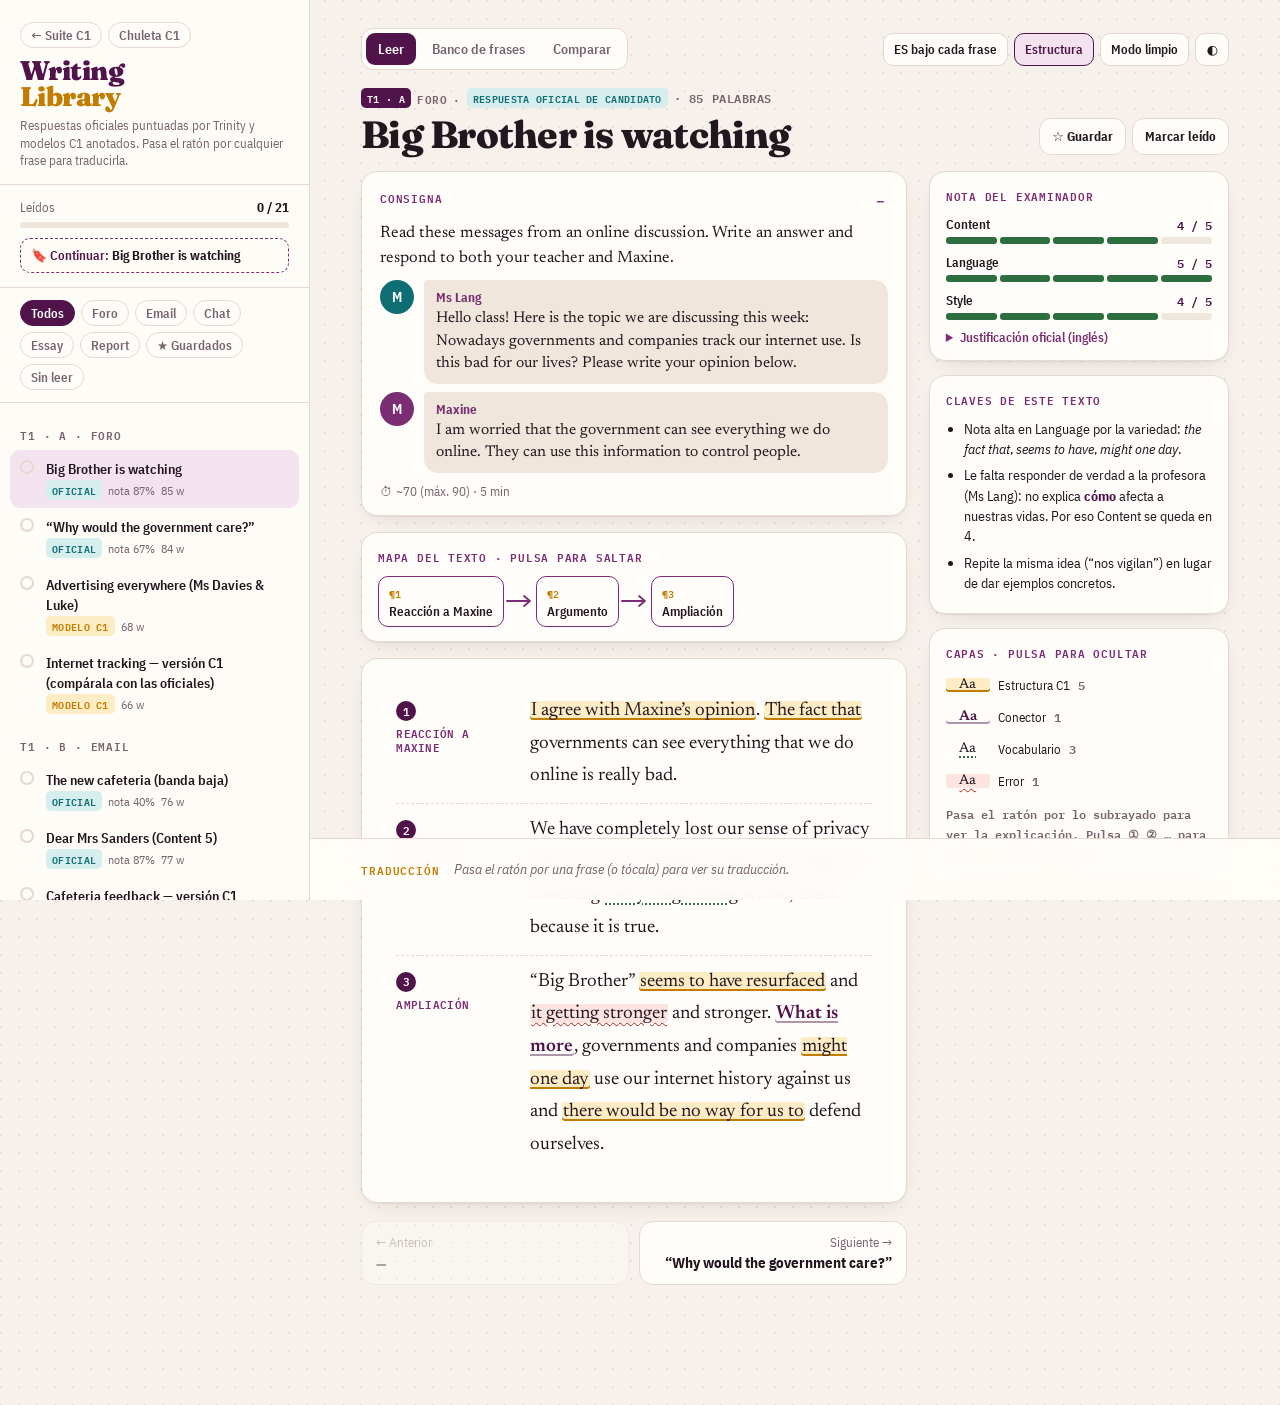
<file: site/writing-library/index.html>
<!doctype html>
<html lang="es">
<head>
<meta charset="utf-8">
<meta name="viewport" content="width=device-width, initial-scale=1">
<title>Biblioteca de Writings · ISE Digital</title>
<link rel="icon" href="data:image/svg+xml,%3Csvg xmlns='http://www.w3.org/2000/svg' viewBox='0 0 32 32'%3E%3Crect width='32' height='32' rx='7' fill='%2350144b'/%3E%3Ctext x='16' y='23' font-size='19' text-anchor='middle' fill='%23f2b33d' font-family='Georgia' font-weight='700'%3EW%3C/text%3E%3C/svg%3E">
<link rel="preconnect" href="https://fonts.googleapis.com">
<link rel="preconnect" href="https://fonts.gstatic.com" crossorigin>
<link href="https://fonts.googleapis.com/css2?family=Fraunces:opsz,wght@9..144,600;9..144,800;9..144,900&family=Newsreader:ital,opsz,wght@0,6..72,400;0,6..72,500;0,6..72,600;1,6..72,400&family=IBM+Plex+Sans+Condensed:ital,wght@0,400;0,500;0,600;0,700;1,400&family=IBM+Plex+Mono:wght@500;600&display=swap" rel="stylesheet">
<style>
:root{
  --bg:#f6f1ea; --bg-2:#efe7dc; --card:#fffdf9; --ink:#22161f; --muted:#76646f; --line:#e4d8d0;
  --plum:#50144b; --plum-2:#7a2d73; --plum-soft:#f2e3ef;
  --amber:#c27c00; --amber-bg:#fdecc4;
  --teal:#0f6e74; --teal-bg:#d7eeee;
  --green:#2c6e3f; --green-bg:#e0f0e2;
  --red:#b42318; --red-bg:#fde4e1;
  --shadow:0 1px 2px rgba(60,20,50,.06),0 8px 24px -12px rgba(60,20,50,.18);
  --serif:'Newsreader',Georgia,serif; --ui:'IBM Plex Sans Condensed',system-ui,sans-serif; --mono:'IBM Plex Mono',monospace; --display:'Fraunces',Georgia,serif;
}
:root[data-theme="dark"]{
  --bg:#17101a; --bg-2:#1f1622; --card:#241a27; --ink:#efe6ee; --muted:#ab98a7; --line:#3a2c3c;
  --plum:#e3a6dc; --plum-2:#d08bc8; --plum-soft:#3a2338;
  --amber:#f2b33d; --amber-bg:#4a3510; --teal:#6fd0d4; --teal-bg:#123c3e; --green:#8fd39f; --green-bg:#173a22; --red:#ff8f84; --red-bg:#4a1c18;
  --shadow:0 1px 2px rgba(0,0,0,.3),0 10px 30px -14px rgba(0,0,0,.6);
}
@media (prefers-color-scheme: dark){
  :root:not([data-theme="light"]){
    --bg:#17101a; --bg-2:#1f1622; --card:#241a27; --ink:#efe6ee; --muted:#ab98a7; --line:#3a2c3c;
    --plum:#e3a6dc; --plum-2:#d08bc8; --plum-soft:#3a2338;
    --amber:#f2b33d; --amber-bg:#4a3510; --teal:#6fd0d4; --teal-bg:#123c3e; --green:#8fd39f; --green-bg:#173a22; --red:#ff8f84; --red-bg:#4a1c18;
    --shadow:0 1px 2px rgba(0,0,0,.3),0 10px 30px -14px rgba(0,0,0,.6);
  }
}
*{box-sizing:border-box}
html,body{margin:0}
body{
  font-family:var(--ui); color:var(--ink); background:var(--bg);
  background-image:radial-gradient(circle at 1px 1px, color-mix(in srgb, var(--plum) 9%, transparent) 1px, transparent 0);
  background-size:18px 18px;
  min-height:100vh;
}
button{font:inherit;color:inherit;cursor:pointer}
a{color:inherit}

/* ---------------- layout ---------------- */
.app{display:grid;grid-template-columns:310px 1fr;min-height:100vh}
aside.lib{
  position:sticky;top:0;height:100vh;overflow:auto;
  background:color-mix(in srgb, var(--card) 88%, transparent);
  border-right:1px solid var(--line); backdrop-filter:blur(6px);
  display:flex;flex-direction:column;
}
.brand{padding:22px 20px 14px;border-bottom:1px solid var(--line)}
.brand h1{font-family:var(--display);font-weight:900;font-size:27px;line-height:.95;margin:0;color:var(--plum);letter-spacing:-.02em}
.brand h1 span{color:var(--amber)}
.brand p{margin:8px 0 0;font-size:13px;color:var(--muted);line-height:1.35}
.progress{padding:14px 20px;border-bottom:1px solid var(--line)}
.progress .bar{height:6px;border-radius:99px;background:var(--bg-2);overflow:hidden;margin-top:7px}
.progress .bar i{display:block;height:100%;background:linear-gradient(90deg,var(--plum),var(--amber));border-radius:99px;transition:width .5s}
.progress .row{display:flex;justify-content:space-between;font-size:12.5px;color:var(--muted)}
.progress .row b{color:var(--ink)}
.continue{margin-top:10px;width:100%;border:1px dashed var(--plum-2);background:transparent;color:var(--plum);border-radius:10px;padding:8px 10px;font-weight:600;font-size:13px;text-align:left;display:block;line-height:1.35}
.continue:hover{background:var(--plum-soft)}
.filters{display:flex;flex-wrap:wrap;gap:6px;padding:12px 20px;border-bottom:1px solid var(--line)}
.chip{border:1px solid var(--line);background:var(--card);border-radius:99px;padding:4px 10px;font-size:12.5px;font-weight:600;color:var(--muted)}
.chip[aria-pressed="true"]{background:var(--plum);color:var(--card);border-color:var(--plum)}
.list{padding:8px 10px 30px;flex:1}
.group{font:600 10.5px var(--mono);letter-spacing:.08em;text-transform:uppercase;color:var(--muted);padding:14px 10px 6px}
.item{
  display:grid;grid-template-columns:18px 1fr auto;gap:8px;align-items:start;width:100%;
  text-align:left;border:0;background:transparent;border-radius:10px;padding:8px 10px;
}
.item:hover{background:var(--bg-2)}
.item[aria-current="true"]{background:var(--plum-soft)}
.item .dot{width:14px;height:14px;border-radius:50%;border:2px solid var(--line);margin-top:2px}
.item.read .dot{background:var(--green);border-color:var(--green)}
.item .t{font-size:13.5px;font-weight:600;line-height:1.25}
.item .m{font-size:11.5px;color:var(--muted);margin-top:2px;display:flex;gap:6px;align-items:center;flex-wrap:wrap}
.item .fav{color:var(--amber);font-size:13px}
.badge{font:600 10px var(--mono);padding:1px 6px;border-radius:5px;letter-spacing:.03em}
.b-off{background:var(--teal-bg);color:var(--teal)}
.b-mod{background:var(--amber-bg);color:var(--amber)}
.b-t{background:var(--plum);color:var(--card)}

main{padding:28px clamp(16px,4vw,56px) 120px;max-width:1180px;width:100%}
.topbar{display:flex;flex-wrap:wrap;gap:8px;align-items:center;justify-content:space-between;margin-bottom:18px}
.tabs{display:flex;gap:4px;background:var(--card);border:1px solid var(--line);border-radius:12px;padding:4px}
.tabs button{border:0;background:transparent;padding:7px 12px;border-radius:9px;font-weight:600;font-size:13.5px;color:var(--muted)}
.tabs button[aria-selected="true"]{background:var(--plum);color:var(--card)}
.tools{display:flex;gap:6px;flex-wrap:wrap}
.tool{border:1px solid var(--line);background:var(--card);border-radius:10px;padding:7px 10px;font-size:13px;font-weight:600;display:inline-flex;gap:6px;align-items:center}
.tool[aria-pressed="true"]{border-color:var(--plum);color:var(--plum);background:var(--plum-soft)}
.hamb{display:none}

/* ---------------- texto ---------------- */
.head{display:grid;grid-template-columns:1fr auto;gap:16px;align-items:end;margin-bottom:16px}
.kicker{display:flex;gap:6px;align-items:center;flex-wrap:wrap;font:600 11px var(--mono);letter-spacing:.05em;text-transform:uppercase;color:var(--muted)}
.head h2{font-family:var(--display);font-weight:800;font-size:clamp(26px,3.4vw,38px);line-height:1.02;letter-spacing:-.02em;margin:8px 0 0;color:var(--ink)}
.head .acts{display:flex;gap:6px}
.btn-icon{border:1px solid var(--line);background:var(--card);border-radius:12px;padding:9px 12px;font-weight:700;font-size:13px;display:inline-flex;gap:6px;align-items:center}
.btn-icon.on{background:var(--green-bg);color:var(--green);border-color:var(--green)}
.btn-icon.fav.on{background:var(--amber-bg);color:var(--amber);border-color:var(--amber)}

.grid{display:grid;grid-template-columns:minmax(0,1fr) 300px;gap:22px;align-items:start}
.card{background:var(--card);border:1px solid var(--line);border-radius:16px;box-shadow:var(--shadow)}
.prompt{padding:16px 18px;margin-bottom:16px}
.prompt > summary{cursor:pointer;font:600 11px var(--mono);letter-spacing:.07em;text-transform:uppercase;color:var(--plum-2);list-style:none;display:flex;justify-content:space-between}
.prompt > summary::after{content:"＋";font-size:14px}
.prompt[open] > summary::after{content:"－"}
.prompt .ptext{font-family:var(--serif);font-size:16.5px;line-height:1.5;margin:10px 0 6px}
.prompt ul{margin:4px 0 8px;padding-left:20px;font-family:var(--serif);font-size:16px}
.prompt .meta{font-size:12.5px;color:var(--muted);display:flex;gap:12px;flex-wrap:wrap}
.thread{display:flex;flex-direction:column;gap:8px;margin:10px 0}
.msg{display:grid;grid-template-columns:34px 1fr;gap:10px;align-items:start}
.av{width:34px;height:34px;border-radius:50%;display:grid;place-items:center;font-weight:700;color:#fff;background:var(--plum-2);font-size:14px}
.msg.teacher .av{background:var(--teal)}
.bubble{background:var(--bg-2);border-radius:4px 14px 14px 14px;padding:8px 12px;font-family:var(--serif);font-size:15.5px;line-height:1.45}
.bubble b{font-family:var(--ui);font-size:12.5px;color:var(--plum-2);display:block;margin-bottom:2px}
.group-title{font-weight:700;font-size:13px;background:var(--plum);color:var(--card);padding:6px 10px;border-radius:8px;display:inline-block}
.sources{display:grid;gap:8px;margin-top:10px}
.src{border:1px solid var(--line);border-radius:10px;padding:8px 12px}
.src summary{cursor:pointer;font-weight:600;font-size:13.5px;list-style:none;font-family:var(--ui);color:var(--ink)}
.src summary::-webkit-details-marker,.prompt > summary::-webkit-details-marker{display:none}
.src summary b{background:#a8509f;color:#fff;border-radius:5px;padding:1px 7px;margin-right:6px;font-size:12px}
.src p{font-family:var(--serif);font-size:15px;line-height:1.5;margin:8px 0 2px;color:var(--ink)}

/* mapa */
.map{padding:14px 16px;margin-bottom:16px;overflow:auto}
.map h3,.side h3{font:600 11px var(--mono);letter-spacing:.07em;text-transform:uppercase;color:var(--plum-2);margin:0 0 10px}
.flow{display:flex;align-items:stretch;gap:0;min-width:max-content}
.node{
  border:1.5px solid var(--plum-2);background:var(--card);border-radius:10px;padding:7px 10px;
  font-size:12.5px;font-weight:600;max-width:150px;line-height:1.2;text-align:left;
}
.node small{display:block;font:600 10px var(--mono);color:var(--amber);margin-bottom:2px}
.node:hover{background:var(--plum-soft)}
.arrow{display:flex;align-items:center;padding:0 2px;color:var(--plum-2)}
.arrow svg{width:28px;height:14px}

/* texto */
.text{padding:26px clamp(16px,3vw,34px) 30px}
.para{position:relative;display:grid;grid-template-columns:118px 1fr;gap:16px;padding:10px 0;border-top:1px dashed var(--line);scroll-margin-top:90px}
.para:first-child{border-top:0}
.role{font:600 10.5px var(--mono);letter-spacing:.03em;text-transform:uppercase;color:var(--plum-2);line-height:1.35;padding-top:6px}
.role .num{display:inline-grid;place-items:center;width:20px;height:20px;border-radius:50%;background:var(--plum);color:var(--card);margin-bottom:5px;font-size:10.5px;cursor:pointer;border:0}
.para.bookmarked .num{background:var(--amber)}
.para.bookmarked::before{content:"";position:absolute;right:-8px;top:-1px;width:14px;height:26px;background:var(--amber);clip-path:polygon(0 0,100% 0,100% 100%,50% 75%,0 100%)}
.prose{font-family:var(--serif);font-size:19px;line-height:1.72;color:var(--ink)}
.prose h4{font-family:var(--ui);font-size:14px;letter-spacing:.06em;text-transform:uppercase;margin:4px 0 4px;color:var(--plum)}
.s{border-radius:4px;transition:background .15s}
.s:hover,.s.pinned{background:color-mix(in srgb, var(--amber) 14%, transparent)}
.es{display:none;font-family:var(--ui);font-size:14.5px;line-height:1.5;color:var(--muted);border-left:3px solid var(--amber);padding:2px 0 2px 10px;margin:6px 0 2px}
body.show-es .es{display:block}
.no-struct .role{visibility:hidden}
.no-struct .para{grid-template-columns:0 1fr;gap:0}

/* marcas */
.mk{position:relative;cursor:help;border-radius:3px;padding:0 1px}
.mk.c1{background:var(--amber-bg);box-shadow:inset 0 -2px 0 var(--amber)}
.mk.link{color:var(--plum);font-weight:600;box-shadow:inset 0 -2px 0 color-mix(in srgb, var(--plum) 45%, transparent)}
.mk.src{background:var(--teal-bg);box-shadow:inset 0 -2px 0 var(--teal)}
.mk.voc{text-decoration:underline dotted var(--green);text-decoration-thickness:2px;text-underline-offset:4px}
.mk.err{text-decoration:underline wavy var(--red);text-decoration-thickness:1.4px;text-underline-offset:4px;background:var(--red-bg)}
body.off-c1 .mk.c1, body.off-link .mk.link, body.off-src .mk.src, body.off-voc .mk.voc, body.off-err .mk.err{background:none;box-shadow:none;text-decoration:none;color:inherit;font-weight:inherit;cursor:text}
body.clean .mk{background:none!important;box-shadow:none!important;text-decoration:none!important;color:inherit!important;font-weight:inherit!important}

.tip{
  position:fixed;z-index:50;max-width:330px;pointer-events:none;
  background:var(--ink);color:var(--card);border-radius:12px;padding:10px 12px;font-size:13.5px;line-height:1.4;
  box-shadow:0 12px 30px -8px rgba(0,0,0,.45);opacity:0;transform:translateY(4px);transition:opacity .12s,transform .12s;
}
.tip.on{opacity:1;transform:none}
.tip .k{font:600 10px var(--mono);letter-spacing:.06em;text-transform:uppercase;opacity:.75;display:block;margin-bottom:3px}
.tip .fix{display:block;margin-top:6px;padding-top:6px;border-top:1px solid rgba(255,255,255,.2);font-weight:600}
.tip .fix::before{content:"✓ ";color:#8fd39f}

/* dock de traduccion */
.dock[hidden]{display:none}
.dock{
  position:fixed;left:310px;right:0;bottom:0;z-index:40;
  background:color-mix(in srgb, var(--card) 94%, transparent);backdrop-filter:blur(8px);
  border-top:1px solid var(--line);padding:12px clamp(16px,4vw,56px);
  display:grid;grid-template-columns:auto 1fr;gap:14px;align-items:center;min-height:62px;
}
.dock .lbl{font:600 10.5px var(--mono);letter-spacing:.08em;text-transform:uppercase;color:var(--amber)}
.dock .tr{font-size:16px;line-height:1.4;color:var(--ink)}
.dock .tr.empty{color:var(--muted);font-style:italic;font-size:14px}

/* lateral */
.side{display:flex;flex-direction:column;gap:14px;position:sticky;top:20px}
.side .card{padding:14px 16px}
.score{display:grid;grid-template-columns:1fr auto;gap:2px 10px;align-items:center;margin-bottom:9px;font-size:13px}
.score .lb{font-weight:600}
.score .val{font:600 12px var(--mono);color:var(--plum)}
.score .track{grid-column:1/-1;display:flex;gap:3px}
.score .track i{flex:1;height:7px;border-radius:3px;background:var(--bg-2)}
.score .track i.f{background:var(--plum)}
.score .track i.f.hi{background:var(--green)}
.score .track i.f.lo{background:var(--red)}
.legend-list{display:grid;gap:6px;font-size:13px}
.legend-list button{display:flex;align-items:center;gap:8px;border:0;background:transparent;padding:3px 0;text-align:left}
.legend-list .sw{display:inline-block;min-width:44px;text-align:center;font-family:var(--serif);font-size:14px}
.legend-list button[aria-pressed="false"]{opacity:.4}
.notes{margin:0;padding-left:18px;font-size:14px;line-height:1.45}
.notes li{margin-bottom:6px}
.notes b{color:var(--plum)}
.rationale{font-family:var(--serif);font-size:14.5px;line-height:1.5;color:var(--ink);margin-top:8px}
.side details summary{cursor:pointer;font-weight:600;font-size:13px;color:var(--plum-2)}
.wc{font:600 12px var(--mono);color:var(--muted)}
.navfoot{display:flex;justify-content:space-between;gap:10px;margin-top:18px}
.navfoot button{flex:1;border:1px solid var(--line);background:var(--card);border-radius:14px;padding:12px 14px;text-align:left;font-size:13px;color:var(--muted)}
.navfoot button b{display:block;color:var(--ink);font-size:14.5px;margin-top:2px}
.navfoot button:last-child{text-align:right}
.navfoot button:disabled{opacity:.35;cursor:default}

/* banco de frases */
.bank-tools{display:flex;gap:8px;flex-wrap:wrap;margin-bottom:14px;align-items:center}
.search{flex:1;min-width:200px;border:1px solid var(--line);background:var(--card);border-radius:12px;padding:10px 14px;font:inherit;font-size:15px;color:var(--ink)}
.bank{columns:3 260px;column-gap:14px}
.bk{break-inside:avoid;margin:0 0 12px;background:var(--card);border:1px solid var(--line);border-radius:14px;padding:12px 14px;box-shadow:var(--shadow)}
.bk .ph{font-family:var(--serif);font-size:17px;font-weight:600;line-height:1.3}
.bk .nt{font-size:13.5px;color:var(--muted);margin-top:4px;line-height:1.4}
.bk .from{margin-top:8px;font-size:11.5px;border:0;background:transparent;padding:0;color:var(--plum-2);font-weight:600;text-align:left}
.bk.c1{border-top:4px solid var(--amber)} .bk.link{border-top:4px solid var(--plum)} .bk.voc{border-top:4px solid var(--green)} .bk.src{border-top:4px solid var(--teal)} .bk.err{border-top:4px solid var(--red)}
.bk .fixline{margin-top:4px;font-size:14px;color:var(--green);font-weight:600}
.bk .ph.bad{text-decoration:line-through;text-decoration-color:var(--red);color:var(--muted)}

/* compara */
.compare{display:grid;grid-template-columns:1fr 1fr;gap:16px}
.compare .card{padding:16px}
.compare select{width:100%;padding:9px;border-radius:10px;border:1px solid var(--line);background:var(--card);color:var(--ink);font:inherit;margin-bottom:10px}
.compare .prose{font-size:16.5px}
.compare .mini-score{display:flex;gap:6px;flex-wrap:wrap;margin-bottom:10px}
.compare .mini-score span{font:600 11px var(--mono);background:var(--plum-soft);color:var(--plum);border-radius:6px;padding:2px 7px}

.toast{position:fixed;top:18px;right:18px;z-index:60;background:var(--plum);color:var(--card);padding:10px 14px;border-radius:12px;font-weight:600;font-size:14px;box-shadow:var(--shadow);opacity:0;transform:translateY(-6px);transition:.2s;pointer-events:none}
.toast.on{opacity:1;transform:none}

.enter{animation:rise .45s cubic-bezier(.2,.7,.2,1) both}
@keyframes rise{from{opacity:0;transform:translateY(8px)}to{opacity:1;transform:none}}
@media (prefers-reduced-motion: reduce){.enter{animation:none}*{transition:none!important}}

@media (max-width:1100px){.grid{grid-template-columns:1fr}.side{position:static}}
@media (max-width:860px){
  .app{grid-template-columns:1fr}
  aside.lib{position:fixed;inset:0 20% 0 0;z-index:70;transform:translateX(-105%);transition:transform .25s;height:100vh;box-shadow:var(--shadow)}
  body.lib-open aside.lib{transform:none}
  .hamb{display:inline-flex}
  .dock{left:0}
  .para{grid-template-columns:1fr;gap:4px}
  .role{padding-top:0}
  .prose{font-size:17.5px}
  .compare{grid-template-columns:1fr}
  .head{grid-template-columns:1fr}
}
</style>
</head>
<body>
<div class="app">
  <aside class="lib" aria-label="Biblioteca">
    <div class="brand">
      <div style="display:flex;gap:6px;flex-wrap:wrap;margin-bottom:10px">
        <a class="chip" href="../" style="text-decoration:none">← Suite C1</a>
        <a class="chip" href="../writing-cheatsheet/" style="text-decoration:none">Chuleta C1</a>
      </div>
      <h1>Writing<br><span>Library</span></h1>
      <p>Respuestas oficiales puntuadas por Trinity y modelos C1 anotados. Pasa el ratón por cualquier frase para traducirla.</p>
    </div>
    <div class="progress">
      <div class="row"><span>Leídos</span><b id="progTxt">0 / 0</b></div>
      <div class="bar"><i id="progBar" style="width:0"></i></div>
      <button class="continue" id="continueBtn" hidden></button>
    </div>
    <div class="filters" role="group" aria-label="Filtros">
      <button class="chip" data-f="all" aria-pressed="true">Todos</button>
      <button class="chip" data-f="forum" aria-pressed="false">Foro</button>
      <button class="chip" data-f="email" aria-pressed="false">Email</button>
      <button class="chip" data-f="chat" aria-pressed="false">Chat</button>
      <button class="chip" data-f="essay" aria-pressed="false">Essay</button>
      <button class="chip" data-f="report" aria-pressed="false">Report</button>
      <button class="chip" data-f="fav" aria-pressed="false">★ Guardados</button>
      <button class="chip" data-f="unread" aria-pressed="false">Sin leer</button>
    </div>
    <nav class="list" id="list"></nav>
  </aside>

  <main id="main">
    <div class="topbar">
      <div style="display:flex;gap:8px;align-items:center">
        <button class="tool hamb" id="hamb" aria-label="Abrir biblioteca">☰ Biblioteca</button>
        <div class="tabs" role="tablist">
          <button role="tab" data-view="read" aria-selected="true">Leer</button>
          <button role="tab" data-view="bank" aria-selected="false">Banco de frases</button>
          <button role="tab" data-view="compare" aria-selected="false">Comparar</button>
        </div>
      </div>
      <div class="tools">
        <button class="tool" id="tEs" aria-pressed="false" title="Mostrar la traducción bajo cada frase (T)">ES bajo cada frase</button>
        <button class="tool" id="tStruct" aria-pressed="true" title="Etiquetas de función de cada párrafo">Estructura</button>
        <button class="tool" id="tClean" aria-pressed="false" title="Leer sin anotaciones (L)">Modo limpio</button>
        <button class="tool" id="tTheme" title="Cambiar tema">◐</button>
      </div>
    </div>
    <section id="view"></section>
  </main>
</div>

<div class="dock" id="dock" aria-live="polite">
  <span class="lbl">Traducción</span>
  <span class="tr empty" id="dockTr">Pasa el ratón por una frase (o tócala) para ver su traducción.</span>
</div>
<div class="tip" id="tip" role="tooltip"></div>
<div class="toast" id="toast"></div>

<script src="data_oficial.js"></script>
<script src="data_modelos.js"></script>
<script>
(() => {
  'use strict';
  const W = window.WRITINGS || [];
  const TYPE = {
    forum: { es: 'Foro', task: 'T1 · A' }, email: { es: 'Email', task: 'T1 · B' }, chat: { es: 'Chat de grupo', task: 'T1 · C' },
    essay: { es: 'Essay', task: 'T2' }, report: { es: 'Report', task: 'T2' },
  };
  const KIND = {
    c1: { es: 'Estructura C1', sw: 'Aa' }, link: { es: 'Conector', sw: 'Aa' }, src: { es: 'Uso de fuentes', sw: 'Aa' },
    voc: { es: 'Vocabulario', sw: 'Aa' }, err: { es: 'Error', sw: 'Aa' },
  };
  const ORDER = ['forum', 'email', 'chat', 'essay', 'report'];

  /* ---------- almacenamiento seguro ---------- */
  const store = {
    get(k, d) { try { const v = localStorage.getItem('wlib_' + k); return v === null ? d : JSON.parse(v); } catch { return d; } },
    set(k, v) { try { localStorage.setItem('wlib_' + k, JSON.stringify(v)); } catch { /* sin almacenamiento */ } },
  };
  const state = {
    read: new Set(store.get('read', [])),
    fav: new Set(store.get('fav', [])),
    marks: store.get('bookmarks', {}),
    last: store.get('last', null),
    filter: 'all',
    view: 'read',
    current: null,
    layers: store.get('layers', { c1: true, link: true, src: true, voc: true, err: true }),
  };
  const save = () => {
    store.set('read', [...state.read]); store.set('fav', [...state.fav]);
    store.set('bookmarks', state.marks); store.set('layers', state.layers);
  };

  /* ---------- utilidades ---------- */
  const $ = (s, r = document) => r.querySelector(s);
  const esc = (s) => String(s).replace(/[&<>"]/g, (c) => ({ '&': '&amp;', '<': '&lt;', '>': '&gt;', '"': '&quot;' }[c]));
  const words = (w) => w.paras.flatMap((p) => p.sents.map((s) => s[0])).join(' ').split(/\s+/).filter((x) => x && !/^[•—-]$/.test(x)).length;
  const byId = (id) => W.find((w) => w.id === id);
  const band = (w) => {
    if (!w.scores) return null;
    const v = Object.values(w.scores);
    return (v.reduce((a, [s, m]) => a + s / m, 0) / v.length);
  };
  const toast = (msg) => { const t = $('#toast'); t.textContent = msg; t.classList.add('on'); clearTimeout(toast._t); toast._t = setTimeout(() => t.classList.remove('on'), 1600); };

  /* aplica las marcas a una frase (sin solapamientos, priorizando las largas) */
  function markup(sentence, marks) {
    const hits = [];
    marks.forEach((m, mi) => {
      const ph = m[0]; if (!ph) return;
      let from = 0, i;
      while ((i = sentence.indexOf(ph, from)) !== -1) { hits.push({ s: i, e: i + ph.length, mi }); from = i + ph.length; }
    });
    hits.sort((a, b) => a.s - b.s || (b.e - b.s) - (a.e - a.s));
    const out = []; let pos = 0;
    for (const h of hits) {
      if (h.s < pos) continue;
      out.push(esc(sentence.slice(pos, h.s)));
      const [ph, k] = marks[h.mi];
      out.push(`<span class="mk ${k}" data-m="${h.mi}">${esc(sentence.slice(h.s, h.e))}</span>`);
      pos = h.e;
    }
    out.push(esc(sentence.slice(pos)));
    return out.join('');
  }

  /* ---------- lista lateral ---------- */
  function renderList() {
    const list = $('#list');
    const pass = (w) => state.filter === 'all' || w.type === state.filter || (state.filter === 'fav' && state.fav.has(w.id)) || (state.filter === 'unread' && !state.read.has(w.id));
    let html = '';
    for (const t of ORDER) {
      const items = W.filter((w) => w.type === t && pass(w));
      if (!items.length) continue;
      html += `<div class="group">${TYPE[t].task} · ${TYPE[t].es}</div>`;
      for (const w of items) {
        const b = band(w);
        html += `<button class="item ${state.read.has(w.id) ? 'read' : ''}" data-id="${w.id}" aria-current="${state.current === w.id}">
          <span class="dot" aria-hidden="true"></span>
          <span><span class="t">${esc(w.title)}</span>
            <span class="m">${w.origin === 'official' ? '<span class="badge b-off">OFICIAL</span>' : '<span class="badge b-mod">MODELO C1</span>'}
            ${b !== null ? `<span>nota ${Math.round(b * 100)}%</span>` : ''}<span>${words(w)} w</span></span></span>
          <span class="fav">${state.fav.has(w.id) ? '★' : ''}</span>
        </button>`;
      }
    }
    list.innerHTML = html || '<p style="padding:12px;color:var(--muted)">Nada con este filtro.</p>';
    $('#progTxt').textContent = `${state.read.size} / ${W.length}`;
    $('#progBar').style.width = `${(state.read.size / W.length) * 100}%`;
    const cb = $('#continueBtn');
    const last = state.last && byId(state.last);
    if (last) {
      const bm = state.marks[last.id];
      cb.hidden = false;
      cb.innerHTML = `🔖 Continuar: <b style="color:var(--ink)">${esc(last.title)}</b>${bm !== undefined ? ` · ¶${bm + 1}` : ''}`;
    } else cb.hidden = true;
  }

  /* ---------- vista de lectura ---------- */
  function scoreBlock(w) {
    if (!w.scores) return '';
    return Object.entries(w.scores).map(([k, [v, max]]) => {
      const cls = v / max >= .8 ? 'hi' : v / max < .5 ? 'lo' : '';
      return `<div class="score"><span class="lb">${esc(k)}</span><span class="val">${v} / ${max}</span>
        <span class="track">${Array.from({ length: max }, (_, i) => `<i class="${i < v ? 'f ' + cls : ''}"></i>`).join('')}</span></div>`;
    }).join('');
  }

  function promptBlock(p) {
    if (!p) return '';
    const thread = (p.thread || []).map((m) => `<div class="msg ${m.role === 'teacher' ? 'teacher' : ''}"><span class="av">${esc(m.who.charAt(0))}</span>
      <div class="bubble"><b>${esc(m.who)}</b>${esc(m.text)}</div></div>`).join('');
    const sources = (p.sources || []).map((s) => `<details class="src"><summary><b>${esc(s.label)}</b>${esc(s.title)}</summary><p>${esc(s.content)}</p></details>`).join('');
    return `<details class="card prompt" open><summary>Consigna</summary>
      <p class="ptext">${esc(p.text)}</p>
      ${p.bullets ? `<ul>${p.bullets.map((b) => `<li>${esc(b)}</li>`).join('')}</ul>` : ''}
      ${p.groupTitle ? `<span class="group-title">${esc(p.groupTitle)}</span>` : ''}
      ${thread ? `<div class="thread">${thread}</div>` : ''}
      ${sources ? `<div class="sources">${sources}</div>` : ''}
      <div class="meta"><span>⏱ ${esc(p.words || '')}</span>${p.origin ? `<span>Fuente: ${esc(p.origin)}</span>` : ''}</div>
    </details>`;
  }

  function renderRead(id) {
    const w = byId(id) || W[0];
    state.current = w.id; state.last = w.id; store.set('last', w.id);
    const idx = W.indexOf(w);
    const prev = W[idx - 1], next = W[idx + 1];
    const bm = state.marks[w.id];
    const nodes = w.paras.map((p, i) => `${i ? '<span class="arrow" aria-hidden="true"><svg viewBox="0 0 28 14"><path d="M1 7h22M18 2l6 5-6 5" fill="none" stroke="currentColor" stroke-width="1.8" stroke-linecap="round" stroke-linejoin="round"/></svg></span>' : ''}
      <button class="node" data-go="${i}"><small>¶${i + 1}</small>${esc(p.role)}</button>`).join('');
    const paras = w.paras.map((p, i) => `
      <div class="para ${bm === i ? 'bookmarked' : ''}" id="p${i}">
        <div class="role"><button class="num" data-bm="${i}" title="Poner el marcapáginas aquí">${i + 1}</button><br>${esc(p.role)}</div>
        <div class="prose">${p.heading ? `<h4>${esc(p.heading)}</h4>` : ''}${p.sents.map((s, si) =>
          `<span class="s" data-p="${i}" data-s="${si}">${markup(s[0], w.marks || [])}</span> <span class="es">${esc(s[1])}</span>`).join('')}</div>
      </div>`).join('');
    const counts = {}; (w.marks || []).forEach((m) => { counts[m[1]] = (counts[m[1]] || 0) + 1; });
    const legend = Object.entries(KIND).filter(([k]) => counts[k]).map(([k, v]) =>
      `<button data-layer="${k}" aria-pressed="${state.layers[k] !== false}"><span class="sw mk ${k}">${v.sw}</span>${v.es} <span class="wc">${counts[k]}</span></button>`).join('');

    $('#view').innerHTML = `
      <div class="enter">
        <div class="head">
          <div>
            <div class="kicker"><span class="badge b-t">${TYPE[w.type].task}</span><span>${TYPE[w.type].es}</span>·
              ${w.origin === 'official' ? '<span class="badge b-off">RESPUESTA OFICIAL DE CANDIDATO</span>' : '<span class="badge b-mod">MODELO C1 (PROPIO)</span>'}
              <span class="wc">· ${words(w)} palabras</span></div>
            <h2>${esc(w.title)}</h2>
          </div>
          <div class="acts">
            <button class="btn-icon fav ${state.fav.has(w.id) ? 'on' : ''}" id="favBtn">${state.fav.has(w.id) ? '★ Guardado' : '☆ Guardar'}</button>
            <button class="btn-icon ${state.read.has(w.id) ? 'on' : ''}" id="readBtn">${state.read.has(w.id) ? '✓ Leído' : 'Marcar leído'}</button>
          </div>
        </div>
        <div class="grid">
          <div>
            ${promptBlock(w.prompt)}
            <div class="card map"><h3>Mapa del texto · pulsa para saltar</h3><div class="flow">${nodes}</div></div>
            <article class="card text ${$('#tStruct').getAttribute('aria-pressed') === 'false' ? 'no-struct' : ''}" id="article">${paras}</article>
            <div class="navfoot">
              <button ${prev ? `data-id="${prev.id}"` : 'disabled'}>← Anterior<b>${prev ? esc(prev.title) : '—'}</b></button>
              <button ${next ? `data-id="${next.id}"` : 'disabled'}>Siguiente →<b>${next ? esc(next.title) : '—'}</b></button>
            </div>
          </div>
          <aside class="side">
            ${w.scores ? `<div class="card"><h3>Nota del examinador</h3>${scoreBlock(w)}
              <details><summary>Justificación oficial (inglés)</summary><p class="rationale">${esc(w.rationale)}</p></details></div>` : ''}
            <div class="card"><h3>Claves de este texto</h3><ul class="notes">${(w.notes || []).map((n) => `<li>${n}</li>`).join('')}</ul></div>
            <div class="card"><h3>Capas · pulsa para ocultar</h3><div class="legend-list">${legend}</div>
              <p class="wc" style="margin:10px 0 0">Pasa el ratón por lo subrayado para ver la explicación. Pulsa ① ② … para poner el marcapáginas.</p></div>
          </aside>
        </div>
      </div>`;
    applyLayers();
    renderList();
    if (bm !== undefined) setTimeout(() => $('#p' + bm)?.scrollIntoView({ behavior: 'smooth', block: 'center' }), 60);
    else window.scrollTo({ top: 0 });
  }

  function applyLayers() {
    for (const k of Object.keys(KIND)) document.body.classList.toggle('off-' + k, state.layers[k] === false);
  }

  /* ---------- banco de frases ---------- */
  function renderBank(q = '', kind = 'all') {
    const items = [];
    W.forEach((w) => (w.marks || []).forEach((m) => items.push({ w, m })));
    const seen = new Set();
    const filtered = items.filter(({ m }) => {
      const key = m[0].toLowerCase() + m[1];
      if (seen.has(key)) return false; seen.add(key);
      if (kind !== 'all' && m[1] !== kind) return false;
      if (!q) return true;
      const s = (m[0] + ' ' + m[2] + ' ' + (m[3] || '')).toLowerCase();
      return s.includes(q.toLowerCase());
    });
    const kinds = ['all', 'c1', 'link', 'voc', 'src', 'err'];
    $('#view').innerHTML = `<div class="enter">
      <div class="head"><div><div class="kicker">${filtered.length} entradas sacadas de ${W.length} textos</div><h2>Banco de frases</h2></div></div>
      <div class="bank-tools">
        <input class="search" id="bankQ" placeholder="Buscar: “not only”, “however”, “sin embargo”…" value="${esc(q)}">
        <div class="tabs">${kinds.map((k) => `<button data-kind="${k}" aria-selected="${k === kind}">${k === 'all' ? 'Todo' : KIND[k].es}</button>`).join('')}</div>
      </div>
      <div class="bank">${filtered.map(({ w, m }) => `<div class="bk ${m[1]}">
        <div class="ph ${m[1] === 'err' ? 'bad' : ''}">${esc(m[0])}</div>
        ${m[3] ? `<div class="fixline">→ ${esc(m[3])}</div>` : ''}
        <div class="nt">${m[2]}</div>
        <button class="from" data-id="${w.id}">${TYPE[w.type].es} · ${esc(w.title)} ↗</button></div>`).join('')}</div></div>`;
    const inp = $('#bankQ');
    inp.addEventListener('input', () => { const pos = inp.selectionStart; renderBank(inp.value, kind); const n = $('#bankQ'); n.focus(); n.setSelectionRange(pos, pos); });
    $('#view').querySelectorAll('[data-kind]').forEach((b) => b.addEventListener('click', () => renderBank($('#bankQ').value, b.dataset.kind)));
  }

  /* ---------- comparar ---------- */
  function renderCompare(a, b) {
    const pairs = { 'of-email-3': 'of-email-4', 'of-chat-5': 'of-chat-6', 'of-essay-1': 'of-essay-3', 'of-report-5': 'of-report-7', 'of-forum-2': 'mo-forum-tracking' };
    a = a || 'of-report-5'; b = b || pairs[a] || 'of-report-7';
    const opt = (sel) => W.map((w) => `<option value="${w.id}" ${w.id === sel ? 'selected' : ''}>${TYPE[w.type].es} · ${esc(w.title)}</option>`).join('');
    const col = (id, side) => {
      const w = byId(id);
      return `<div class="card"><select data-side="${side}">${opt(id)}</select>
        <div class="mini-score">${w.scores ? Object.entries(w.scores).map(([k, [v, m]]) => `<span>${esc(k)} ${v}/${m}</span>`).join('') : '<span>Modelo C1</span>'}<span>${words(w)} palabras</span></div>
        ${w.paras.map((p, i) => `<p class="prose" style="margin:0 0 10px"><span class="wc">¶${i + 1} ${esc(p.role)}</span><br>${p.heading ? `<b>${esc(p.heading)}</b><br>` : ''}${p.sents.map((s) => `<span class="s" data-id="${w.id}">${markup(s[0], w.marks || [])}</span>`).join(' ')}</p>`).join('')}
        <ul class="notes">${(w.notes || []).slice(0, 2).map((n) => `<li>${n}</li>`).join('')}</ul></div>`;
    };
    $('#view').innerHTML = `<div class="enter"><div class="head"><div><div class="kicker">misma consigna, distinta nota</div><h2>Comparar</h2></div></div>
      <p style="margin:-6px 0 16px;color:var(--muted)">Pon lado a lado una respuesta floja y una de nota alta para ver qué cambia.</p>
      <div class="compare">${col(a, 'a')}${col(b, 'b')}</div></div>`;
    $('#view').querySelectorAll('select').forEach((s) => s.addEventListener('change', () => {
      const na = $('#view select[data-side="a"]').value, nb = $('#view select[data-side="b"]').value; renderCompare(na, nb);
    }));
    renderCompare.cur = [a, b];
  }

  function setView(v, id) {
    state.view = v;
    document.querySelectorAll('[data-view]').forEach((b) => b.setAttribute('aria-selected', String(b.dataset.view === v)));
    if (v === 'read') renderRead(id || state.current || state.last || W[0].id);
    else if (v === 'bank') renderBank();
    else renderCompare();
    document.body.classList.remove('lib-open');
    $('#dock').hidden = v !== 'read';
    $('#dockTr').textContent = 'Pasa el ratón por una frase (o tócala) para ver su traducción.';
    $('#dockTr').classList.add('empty');
  }

  /* ---------- tooltips y traducción ---------- */
  const tip = $('#tip'), dockTr = $('#dockTr');
  function findWriting(el) {
    const sid = el.closest('[data-id]')?.dataset.id;
    return state.view === 'read' ? byId(state.current) : byId(sid);
  }
  document.addEventListener('mouseover', (e) => {
    const mk = e.target.closest('.mk');
    if (mk && !document.body.classList.contains('clean') && !document.body.classList.contains('off-' + [...mk.classList].find((c) => KIND[c]))) {
      const w = findWriting(mk); const m = w && w.marks[+mk.dataset.m];
      if (m) {
        tip.innerHTML = `<span class="k">${KIND[m[1]].es}</span>${m[2]}${m[3] ? `<span class="fix">${esc(m[3])}</span>` : ''}`;
        tip.classList.add('on');
        const r = mk.getBoundingClientRect();
        const x = Math.min(window.innerWidth - 340, Math.max(10, r.left));
        tip.style.left = x + 'px';
        tip.style.top = (r.top > 140 ? r.top - tip.offsetHeight - 10 : r.bottom + 10) + 'px';
      }
    }
    const s = e.target.closest('.s[data-p]');
    if (s && state.view === 'read') {
      const w = byId(state.current); const sent = w.paras[+s.dataset.p].sents[+s.dataset.s];
      dockTr.textContent = sent[1]; dockTr.classList.remove('empty');
    }
  });
  document.addEventListener('mouseout', (e) => { if (e.target.closest('.mk')) tip.classList.remove('on'); });
  window.addEventListener('scroll', () => tip.classList.remove('on'), { passive: true });

  /* ---------- clics ---------- */
  document.addEventListener('click', (e) => {
    const t = e.target;
    const item = t.closest('.item, .navfoot button[data-id], .from');
    if (item) { setView('read', item.dataset.id); return; }
    if (t.closest('#continueBtn')) { setView('read', state.last); return; }
    const tab = t.closest('[data-view]'); if (tab) { setView(tab.dataset.view); return; }
    const chip = t.closest('.chip');
    if (chip) { state.filter = chip.dataset.f; document.querySelectorAll('.chip').forEach((c) => c.setAttribute('aria-pressed', String(c === chip))); renderList(); return; }
    const go = t.closest('.node'); if (go) { $('#p' + go.dataset.go)?.scrollIntoView({ behavior: 'smooth', block: 'center' }); return; }
    const bmb = t.closest('[data-bm]');
    if (bmb) {
      const i = +bmb.dataset.bm;
      if (state.marks[state.current] === i) { delete state.marks[state.current]; toast('Marcapáginas quitado'); }
      else { state.marks[state.current] = i; toast(`🔖 Marcapáginas en el párrafo ${i + 1}`); }
      save();
      document.querySelectorAll('.para').forEach((p, pi) => p.classList.toggle('bookmarked', state.marks[state.current] === pi));
      renderList(); return;
    }
    const layer = t.closest('[data-layer]');
    if (layer) { const k = layer.dataset.layer; state.layers[k] = state.layers[k] === false; layer.setAttribute('aria-pressed', String(state.layers[k])); applyLayers(); save(); return; }
    if (t.closest('#readBtn')) {
      const id = state.current; state.read.has(id) ? state.read.delete(id) : state.read.add(id); save();
      const on = state.read.has(id); const b = $('#readBtn'); b.classList.toggle('on', on); b.textContent = on ? '✓ Leído' : 'Marcar leído';
      if (on) toast('✓ Marcado como leído'); renderList(); return;
    }
    if (t.closest('#favBtn')) {
      const id = state.current; state.fav.has(id) ? state.fav.delete(id) : state.fav.add(id); save();
      const on = state.fav.has(id); const b = $('#favBtn'); b.classList.toggle('on', on); b.textContent = on ? '★ Guardado' : '☆ Guardar';
      renderList(); return;
    }
    const s = t.closest('.s[data-p]');
    if (s) { document.querySelectorAll('.s.pinned').forEach((x) => x.classList.remove('pinned')); s.classList.add('pinned'); }
  });

  const toggleTool = (id, cls, onDefault) => {
    const b = $(id);
    b.addEventListener('click', () => {
      const on = b.getAttribute('aria-pressed') !== 'true';
      b.setAttribute('aria-pressed', String(on));
      if (cls === 'no-struct') $('#article')?.classList.toggle('no-struct', !on);
      else document.body.classList.toggle(cls, on);
      store.set('tool_' + id, on);
    });
    const saved = store.get('tool_' + id, onDefault);
    if (saved !== onDefault) b.click();
  };
  toggleTool('#tEs', 'show-es', false);
  toggleTool('#tClean', 'clean', false);
  toggleTool('#tStruct', 'no-struct', true);

  const applyTheme = (t) => { if (t) document.documentElement.dataset.theme = t; else delete document.documentElement.dataset.theme; };
  applyTheme(store.get('theme', null));
  $('#tTheme').addEventListener('click', () => {
    const dark = document.documentElement.dataset.theme ? document.documentElement.dataset.theme === 'dark' : matchMedia('(prefers-color-scheme: dark)').matches;
    const next = dark ? 'light' : 'dark'; applyTheme(next); store.set('theme', next);
  });
  $('#hamb').addEventListener('click', () => document.body.classList.toggle('lib-open'));

  document.addEventListener('keydown', (e) => {
    if (e.target.matches('input, select, textarea')) return;
    if (state.view === 'read' && (e.key === 'ArrowRight' || e.key === 'ArrowLeft')) {
      const i = W.findIndex((w) => w.id === state.current) + (e.key === 'ArrowRight' ? 1 : -1);
      if (W[i]) setView('read', W[i].id);
    }
    if (e.key === 't' || e.key === 'T') $('#tEs').click();
    if (e.key === 'l' || e.key === 'L') $('#tClean').click();
  });

  // Orden de la biblioteca: por tipo; dentro, los oficiales primero.
  W.sort((a, b) => ORDER.indexOf(a.type) - ORDER.indexOf(b.type) || (a.origin === b.origin ? 0 : a.origin === 'official' ? -1 : 1));
  setView('read', state.last && byId(state.last) ? state.last : W[0].id);
})();
</script>
</body>
</html>
</file>
